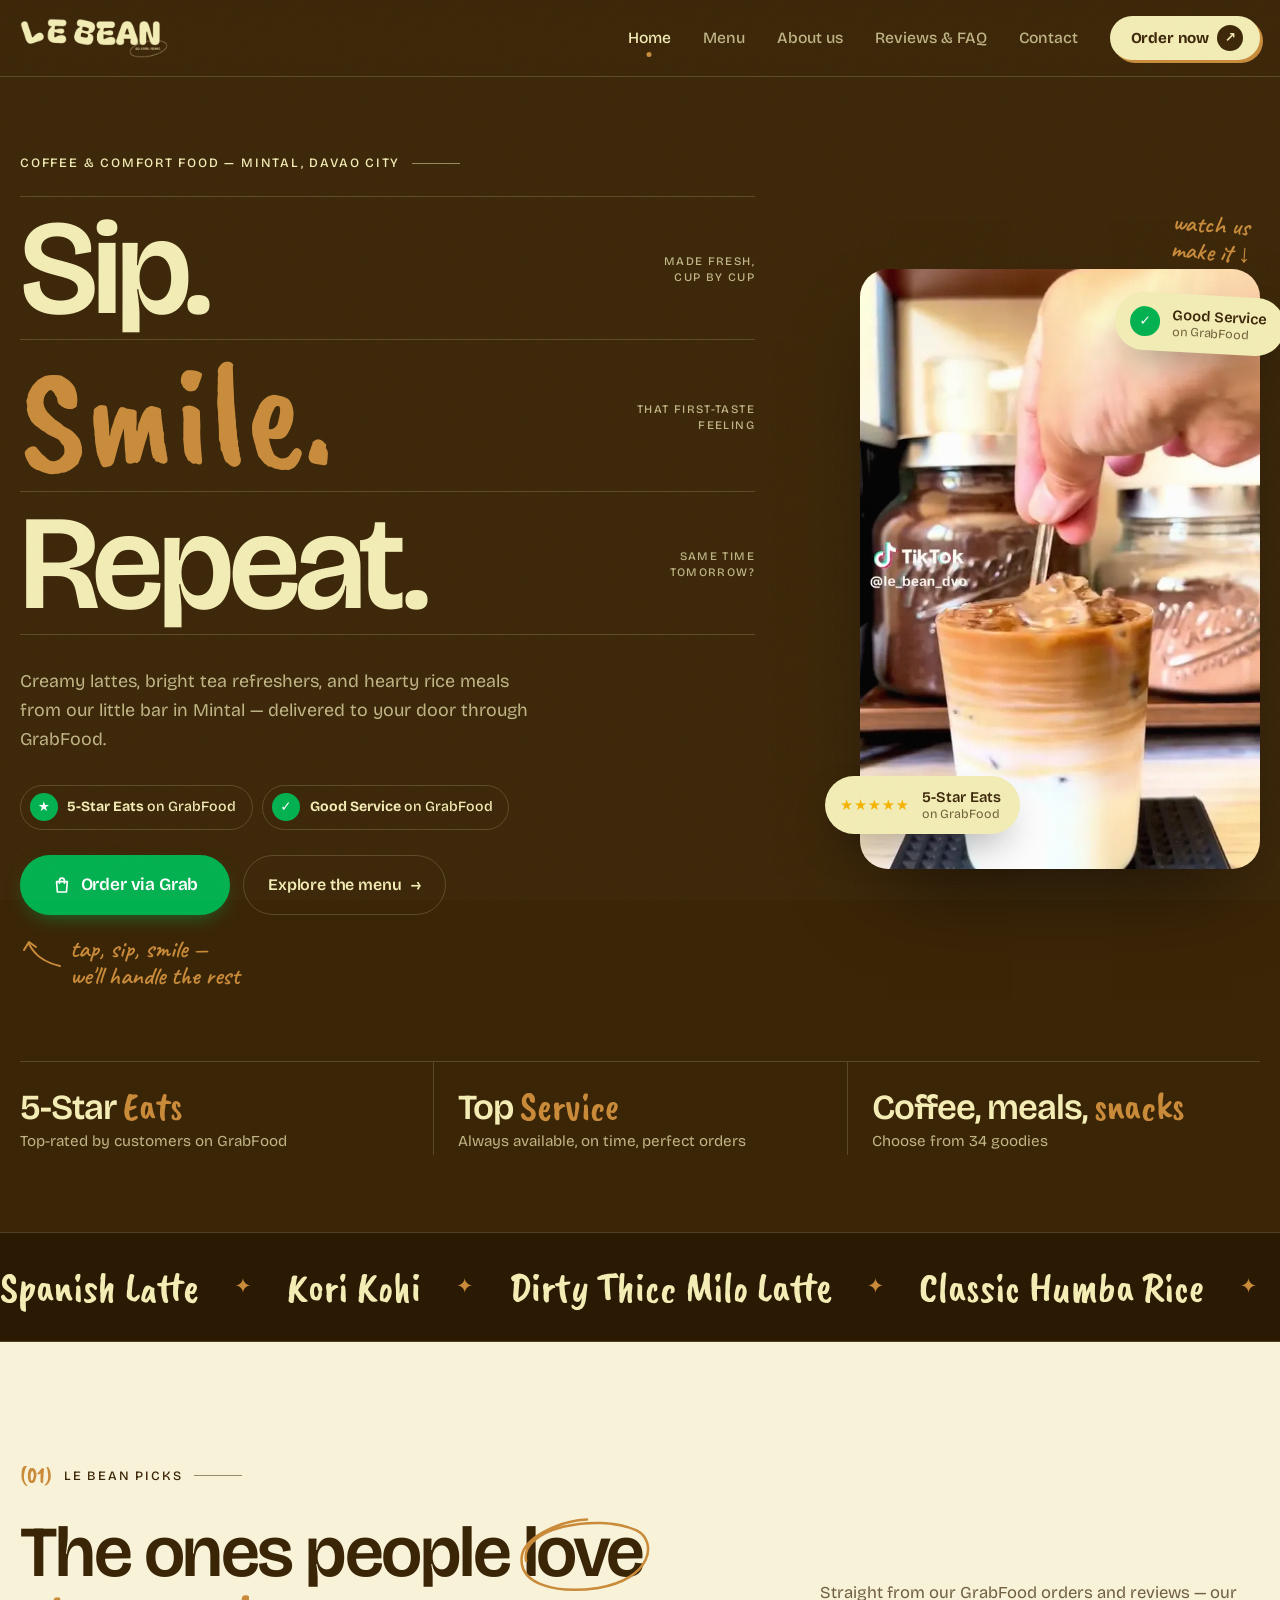
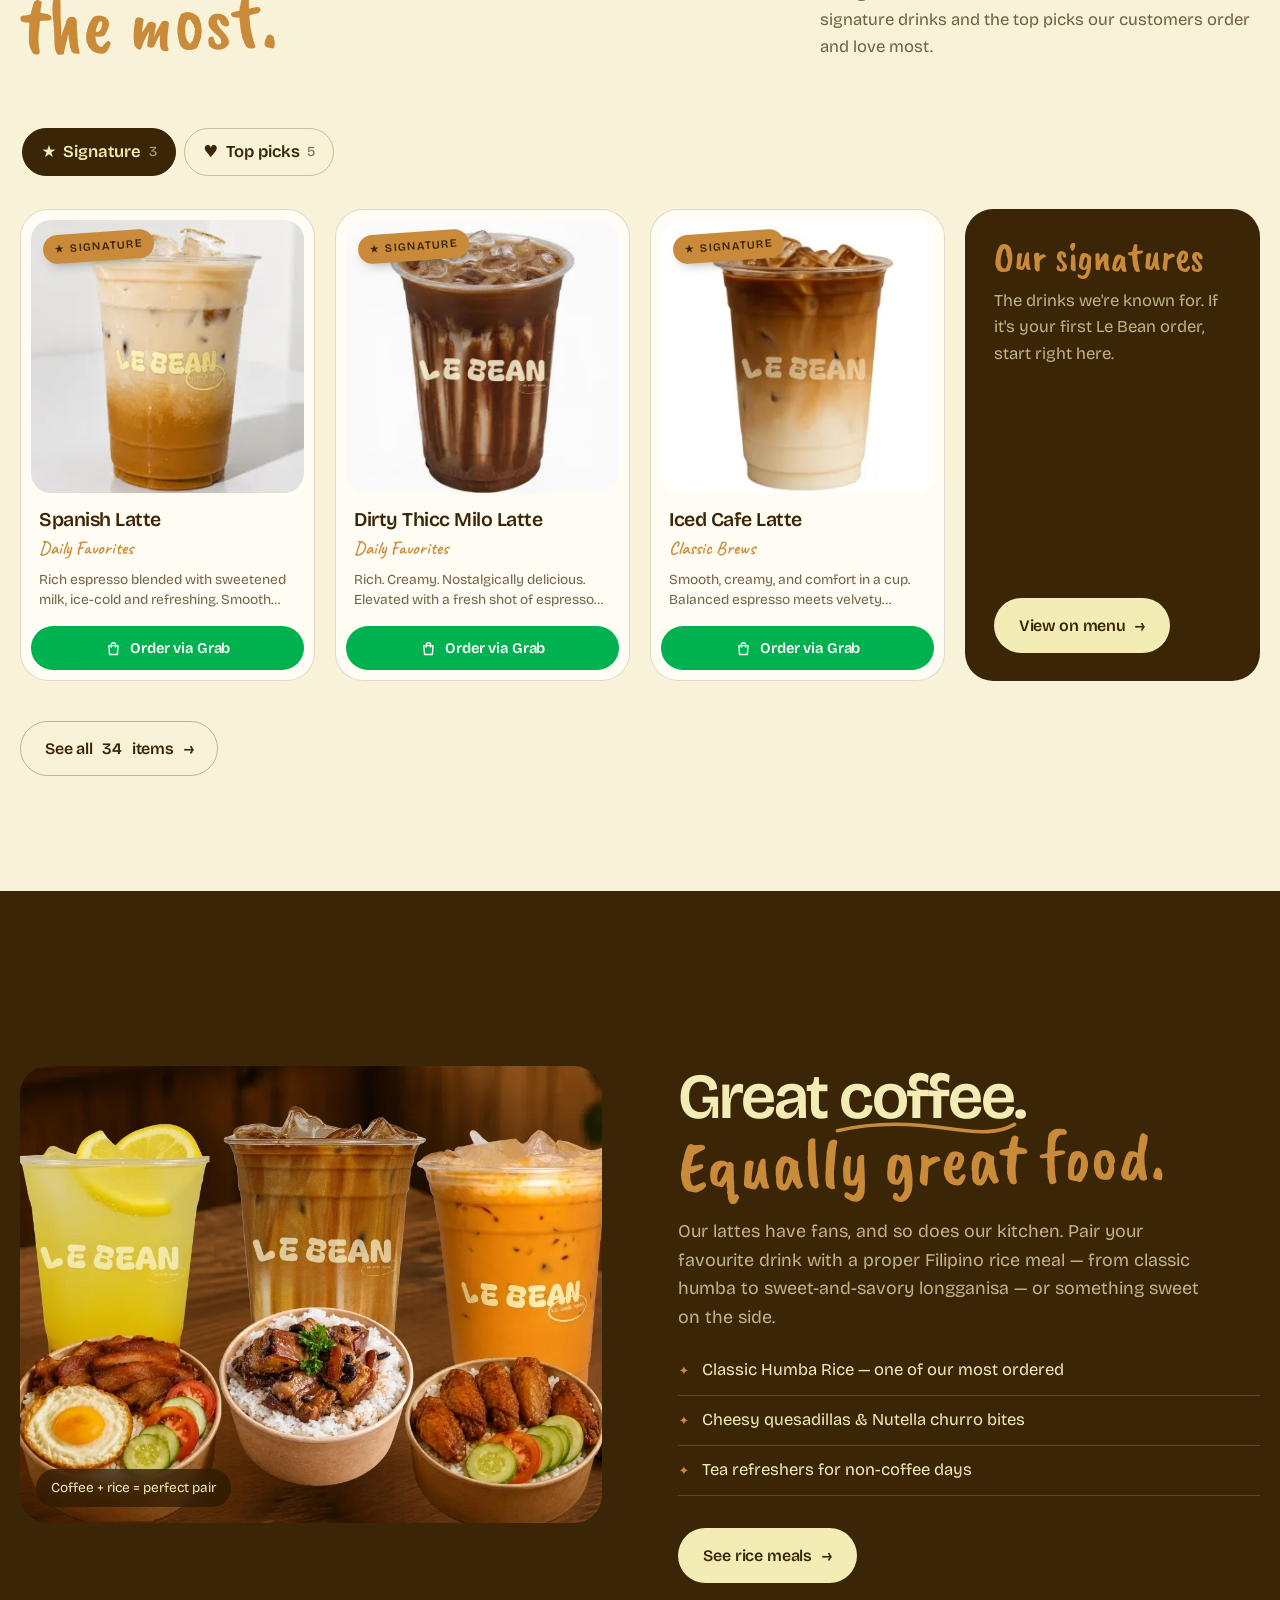
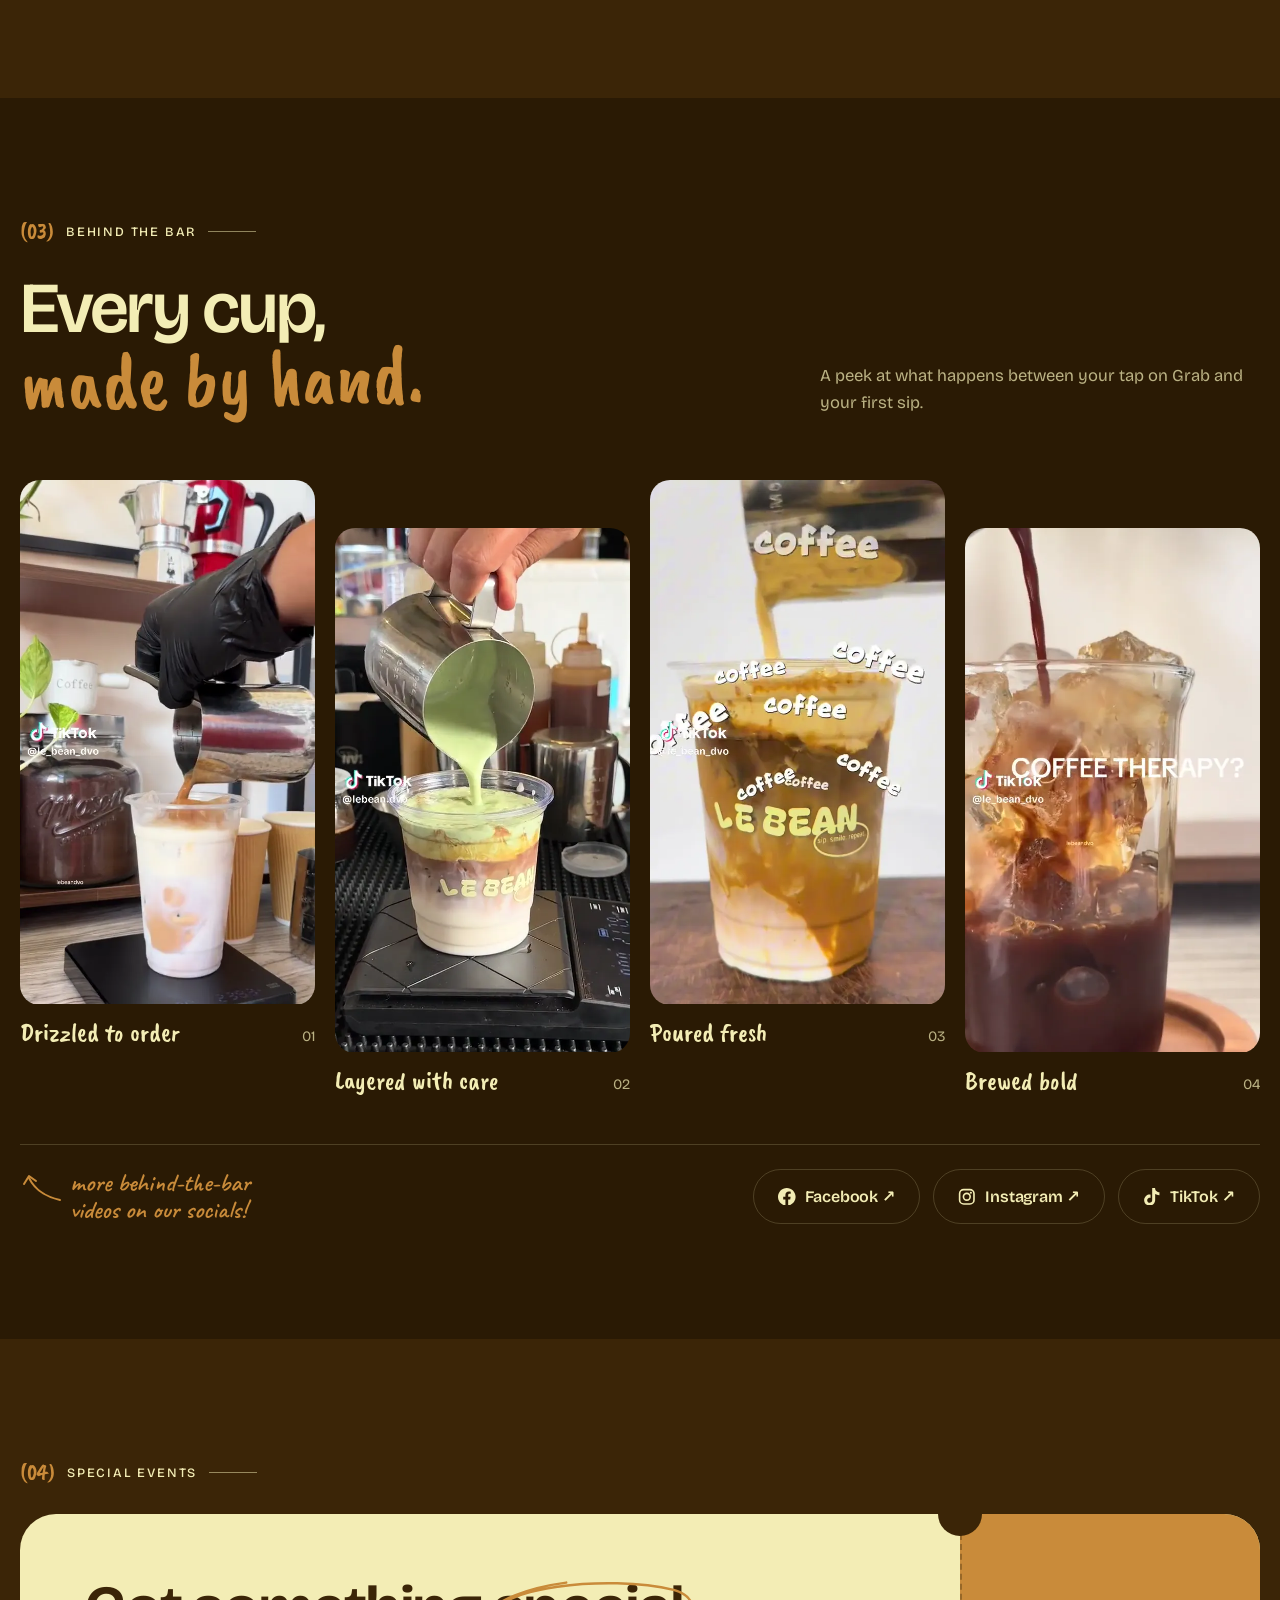
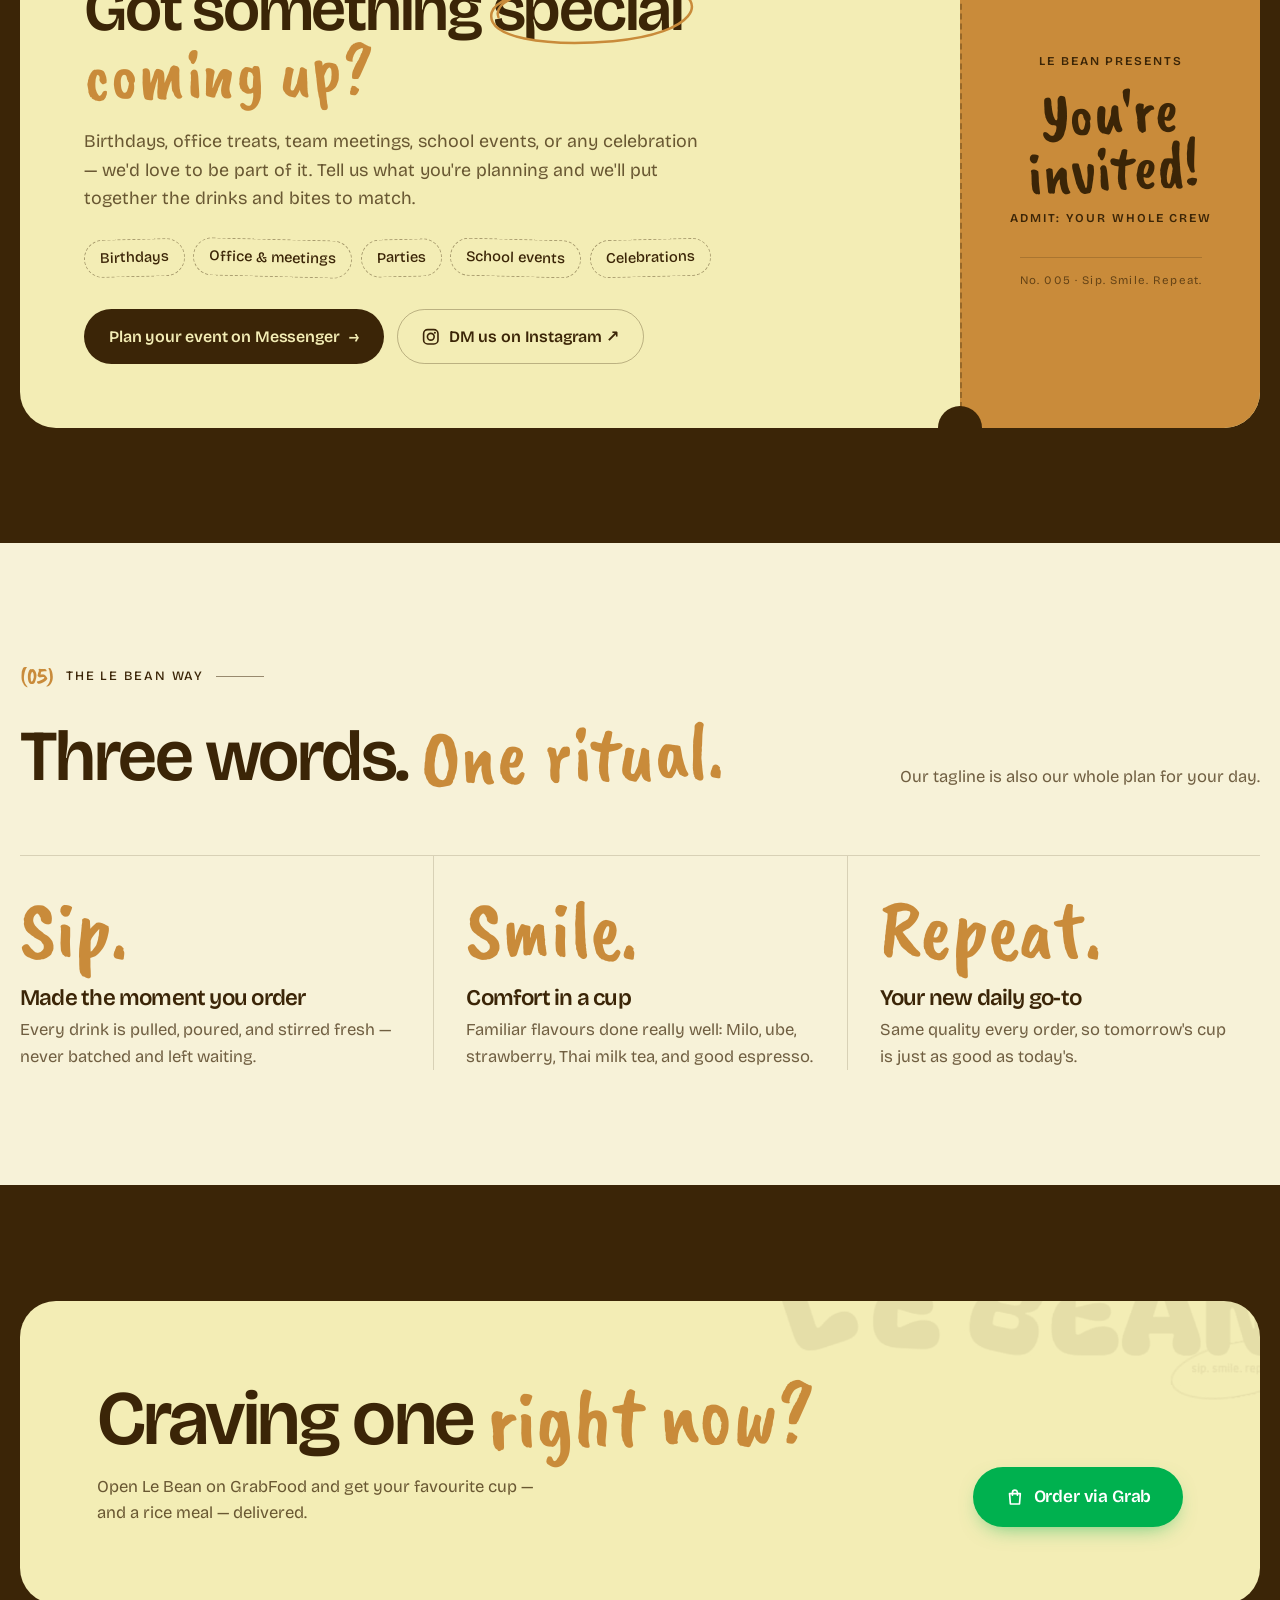
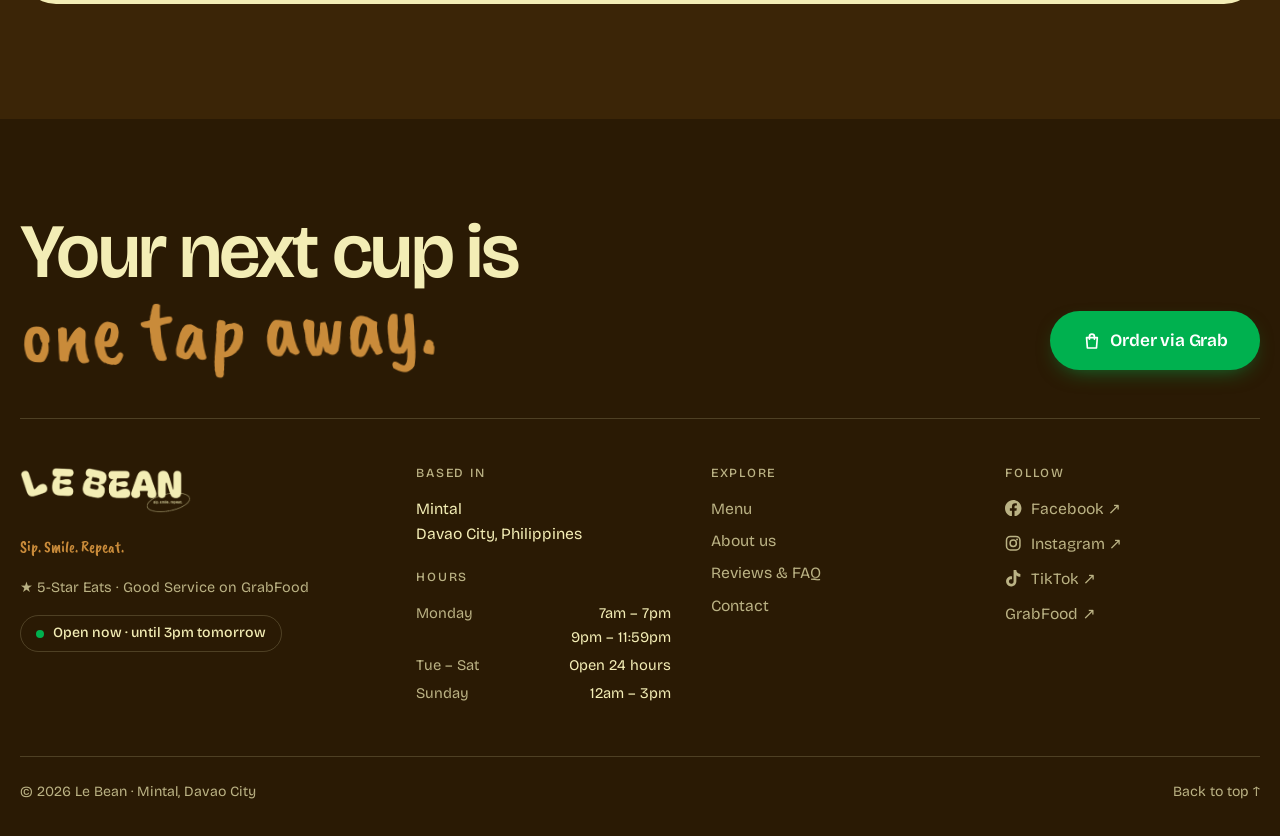
<file: index.html>
<!DOCTYPE html><html lang="en-PH" class="no-js"><head>
  <meta charset="UTF-8">
  <meta name="viewport" content="width=device-width, initial-scale=1">
  <title>Le Bean Coffee, Mintal, Davao City | Sip. Smile. Repeat.</title>
  <meta name="description" content="Coffee and comfort food in Mintal, Davao City. Order lattes, tea refreshers, rice meals, and snacks on GrabFood — rated 5-Star Eats and Good Service.">
  <meta name="robots" content="index, follow, max-image-preview:large">
  <meta name="author" content="Le Bean">
  <meta name="theme-color" content="#3b2507">
  <meta name="format-detection" content="telephone=no">
  <meta name="geo.region" content="PH-DAS">
  <meta name="geo.placename" content="Mintal, Davao City">
  <link rel="canonical" href="https://lebean.coffee/">
  <meta property="og:url" content="https://lebean.coffee/">
  <meta property="og:type" content="website">
  <meta property="og:site_name" content="Le Bean">
  <meta property="og:locale" content="en_PH">
  <meta property="og:title" content="Le Bean Coffee, Mintal, Davao City | Sip. Smile. Repeat.">
  <meta property="og:description" content="Coffee and comfort food in Mintal, Davao City. Order lattes, tea refreshers, rice meals, and snacks on GrabFood — rated 5-Star Eats and Good Service.">
  <meta property="og:image" content="https://lebean.coffee/images/og-banner.jpg">
  <meta property="og:image:width" content="1200">
  <meta property="og:image:height" content="630">
  <meta property="og:image:alt" content="Le Bean humba rice, iced lattes, and Nutella churro bites. Find us on GrabFood as Le Bean Dvo.">
  <meta name="twitter:card" content="summary_large_image">
  <meta name="twitter:title" content="Le Bean Coffee, Mintal, Davao City | Sip. Smile. Repeat.">
  <meta name="twitter:description" content="Coffee and comfort food in Mintal, Davao City. Order lattes, tea refreshers, rice meals, and snacks on GrabFood — rated 5-Star Eats and Good Service.">
  <meta name="twitter:image" content="https://lebean.coffee/images/og-banner.jpg">
  <link rel="icon" href="favicon.svg" type="image/svg+xml">
  <link rel="icon" href="favicon-32.png" sizes="32x32" type="image/png">
  <link rel="apple-touch-icon" href="apple-touch-icon.png">
  <link rel="preconnect" href="https://fonts.googleapis.com">
  <link rel="preconnect" href="https://fonts.gstatic.com" crossorigin="">
  <link href="https://fonts.googleapis.com/css2?family=Bricolage+Grotesque:opsz,wght@12..96,400;12..96,500;12..96,600;12..96,700&amp;family=Caveat+Brush&amp;family=Caveat:wght@500;600;700&amp;display=swap" rel="stylesheet">
  <link rel="stylesheet" href="css/style.css">
  <script type="application/ld+json" id="ld-business">
{
  "@context": "https://schema.org",
  "@type": "CafeOrCoffeeShop",
  "name": "Le Bean",
  "url": "https://lebean.coffee/",
  "slogan": "Sip. Smile. Repeat.",
  "description": "Coffee and comfort food spot in Mintal, Davao City serving lattes, tea refreshers, Filipino rice meals, and snacks. Available on GrabFood.",
  "servesCuisine": [
    "Coffee",
    "Filipino",
    "Snacks"
  ],
  "image": "https://lebean.coffee/images/og-banner.jpg",
  "logo": "https://lebean.coffee/images/brand/logo-bean.png",
  "hasMenu": "https://lebean.coffee/menu.html",
  "acceptsReservations": false,
  "areaServed": "Davao City",
  "potentialAction": {
    "@type": "OrderAction",
    "target": "https://food.grab.com/ph/en/restaurant/le-bean-dvo-mintal-delivery/2-C7MWLJEXV2VTGT"
  },
  "address": {
    "@type": "PostalAddress",
    "streetAddress": "Mintal",
    "addressLocality": "Davao City",
    "addressRegion": "Davao del Sur",
    "addressCountry": "PH"
  },
  "openingHoursSpecification": [
    {
      "@type": "OpeningHoursSpecification",
      "dayOfWeek": "Monday",
      "opens": "07:00",
      "closes": "19:00"
    },
    {
      "@type": "OpeningHoursSpecification",
      "dayOfWeek": "Monday",
      "opens": "21:00",
      "closes": "23:59"
    },
    {
      "@type": "OpeningHoursSpecification",
      "dayOfWeek": [
        "Tuesday",
        "Wednesday",
        "Thursday",
        "Friday",
        "Saturday"
      ],
      "opens": "00:00",
      "closes": "23:59"
    },
    {
      "@type": "OpeningHoursSpecification",
      "dayOfWeek": "Sunday",
      "opens": "00:00",
      "closes": "15:00"
    }
  ],
  "sameAs": [
    "https://www.facebook.com/lebeandvo",
    "https://www.instagram.com/lebean.dvo",
    "https://www.tiktok.com/@lebean.dvo",
    "https://food.grab.com/ph/en/restaurant/le-bean-dvo-mintal-delivery/2-C7MWLJEXV2VTGT"
  ]
}
  </script>
</head>
<body id="top">
  <div class="announce" data-render="announcement" role="region" aria-label="Announcement" hidden=""></div>
  <header class="site-header">
    <nav class="nav container" aria-label="Main">
      <a class="logo" href="index.html"><img src="images/brand/logo-cream.png" alt="Le Bean — Sip. Smile. Repeat." width="775" height="209"></a>
      <button class="nav-toggle" aria-label="Open menu" aria-expanded="false"><span></span><span></span></button>
      <div class="nav-links">
        <a href="index.html" aria-current="page">Home</a>
        <a href="menu.html">Menu</a>
        <a href="about.html">About us</a>
        <a href="reviews.html">Reviews &amp; FAQ</a>
        <a href="contact.html">Contact</a>
        <a class="nav-order" href="https://food.grab.com/ph/en/restaurant/le-bean-dvo-mintal-delivery/2-C7MWLJEXV2VTGT" data-href="grab" target="_blank" rel="noopener"><span>Order now</span><span class="arrow" aria-hidden="true">↗</span></a>
        <div class="nav-social"><a href="https://www.facebook.com/lebeandvo" data-href="facebook" target="_blank" rel="noopener"><svg class="soc-ico" viewBox="0 0 24 24" aria-hidden="true"><path fill="currentColor" d="M24 12.07C24 5.41 18.63 0 12 0S0 5.4 0 12.07C0 18.1 4.39 23.1 10.13 24v-8.44H7.08v-3.49h3.04V9.41c0-3.02 1.8-4.7 4.54-4.7 1.31 0 2.68.24 2.68.24v2.97h-1.5c-1.5 0-1.96.93-1.96 1.89v2.26h3.32l-.53 3.5h-2.8V24C19.62 23.1 24 18.1 24 12.07"></path></svg><span>Facebook</span></a> <a href="https://www.instagram.com/lebean.dvo" data-href="instagram" target="_blank" rel="noopener"><svg class="soc-ico" viewBox="0 0 24 24" aria-hidden="true"><rect x="2.2" y="2.2" width="19.6" height="19.6" rx="5.6" fill="none" stroke="currentColor" stroke-width="2.2"></rect><circle cx="12" cy="12" r="4.6" fill="none" stroke="currentColor" stroke-width="2.2"></circle><circle cx="17.6" cy="6.4" r="1.4" fill="currentColor"></circle></svg><span>Instagram</span></a> <a href="https://www.tiktok.com/@lebean.dvo" data-href="tiktok" target="_blank" rel="noopener"><svg class="soc-ico" viewBox="0 0 24 24" aria-hidden="true"><path fill="currentColor" d="M12.53.02c1.31-.02 2.61-.01 3.91-.02.08 1.53.63 3.09 1.75 4.17 1.12 1.11 2.7 1.62 4.24 1.79v4.03c-1.44-.05-2.89-.35-4.2-.97-.57-.26-1.1-.59-1.62-.93-.01 2.92.01 5.84-.02 8.75-.08 1.4-.54 2.79-1.35 3.94-1.31 1.92-3.58 3.17-5.91 3.21-1.43.08-2.86-.31-4.08-1.03-2.02-1.19-3.44-3.37-3.65-5.71-.02-.5-.03-1-.01-1.49.18-1.9 1.12-3.72 2.58-4.96 1.66-1.44 3.98-2.13 6.15-1.72.02 1.48-.04 2.96-.04 4.44-.99-.32-2.15-.23-3.02.37-.63.41-1.11 1.04-1.36 1.75-.21.51-.15 1.07-.14 1.61.24 1.64 1.82 3.02 3.5 2.87 1.12-.01 2.19-.66 2.77-1.61.19-.33.4-.67.41-1.06.1-1.79.06-3.57.07-5.36.01-4.03-.01-8.05.02-12.07z"></path></svg><span>TikTok</span></a></div>
      </div>
    </nav>
  </header>

  <main>
    <section class="hero">
      <div class="container">
        <div class="hero-grid">
          <div>
            <p class="label reveal" data-copy="home.heroEyebrow">Coffee &amp; comfort food — Mintal, Davao City</p>
            <h1 class="hero-title reveal" data-delay="1">
              <span class="row"><span data-copy="home.heroWord1">Sip.</span><span class="note" data-copy="home.heroNote1">Made fresh, cup by cup</span></span>
              <span class="row"><span data-copy="home.heroWord2"><span class="hand">Smile.</span></span><span class="note" data-copy="home.heroNote2">That first-taste feeling</span></span>
              <span class="row"><span data-copy="home.heroWord3">Repeat.</span><span class="note" data-copy="home.heroNote3">Same time tomorrow?</span></span>
            </h1>
            <p class="lead reveal" data-delay="2" data-copy="home.heroLead">Creamy lattes, bright tea refreshers, and hearty rice meals from our little bar in Mintal — delivered to your door through GrabFood.</p>
            <div class="reveal" data-delay="2"><div class="trust"><span class="trust-badge"><span class="ico" aria-hidden="true">★</span><span data-copy="shared.trustRating"><b>5-Star Eats</b> on GrabFood</span></span><span class="trust-badge"><span class="ico" aria-hidden="true">✓</span><span data-copy="shared.trustService"><b>Good Service</b> on GrabFood</span></span></div></div>
            <div class="btn-row reveal" data-delay="3">
              <a class="btn-grab btn-grab--lg" href="https://food.grab.com/ph/en/restaurant/le-bean-dvo-mintal-delivery/2-C7MWLJEXV2VTGT" data-href="grab" target="_blank" rel="noopener"><svg class="grab-ico" viewBox="0 0 24 24" aria-hidden="true"><path d="M5.5 8h13l-1 12.5h-11L5.5 8Z"></path><path d="M9 10V6.8a3 3 0 0 1 6 0V10"></path></svg><span>Order via Grab</span></a>
              <a class="btn btn--line" href="menu.html">Explore the menu <span class="arrow">→</span></a>
            </div>
            <p class="hand-note hero-cta-note reveal" data-delay="3"><svg viewBox="0 0 44 34" aria-hidden="true"><path d="M40 30 C 30 28, 16 22, 9 8"></path><path d="M4 14 L 9 6 L 16 11"></path></svg><span data-copy="home.heroCtaNote">tap, sip, smile —<br>we'll handle the rest</span></p>
          </div>
          <div class="hero-media reveal" data-delay="2">
            <div class="video-frame"><video data-video="homeHero" data-autoplay="" autoplay="" muted="" loop="" playsinline="" preload="metadata" poster="videos/reel-2.webp" aria-label="Le Bean drink being made"><source src="videos/reel-2.mp4" type="video/mp4"></video></div>
            <p class="hand-note" data-copy="home.videoNote">watch us<br>make it ↓</p>
            <div class="float-tag float-tag--top"><span class="ico">✓</span><span><span data-copy="home.floatService">Good Service</span><small>on GrabFood</small></span></div>
            <div class="float-tag"><span class="stars" aria-hidden="true">★★★★★</span><span><span data-copy="home.floatRating">5-Star Eats</span><small>on GrabFood</small></span></div>
          </div>
        </div>
        <div class="facts">
          <div class="fact reveal"><b data-copy="home.fact1Title">5-Star <span class="hand">Eats</span></b><span data-copy="home.fact1Text">Top-rated by customers on GrabFood</span></div>
          <div class="fact reveal" data-delay="1"><b data-copy="home.fact2Title">Top <span class="hand">Service</span></b><span data-copy="home.fact2Text">Always available, on time, perfect orders</span></div>
          <div class="fact reveal" data-delay="2"><b data-copy="home.fact3Title">Coffee, meals, <span class="hand">snacks</span></b><span data-copy="home.fact3Text">Choose from <span data-bind="count">34</span> goodies</span></div>
        </div>
      </div>
    </section>

    <div class="marquee" aria-hidden="true">
      <div class="marquee-track" data-render="marquee"><span>Spanish Latte</span><span>Kori Kohi</span><span>Dirty Thicc Milo Latte</span><span>Classic Humba Rice</span><span>Nutella Churro Bites</span><span>Iced Cafe Latte</span><span>Three Cheese Garlic Quesadilla</span></div>
    </div>

    <section class="section section--tight spotlight-section" data-spotlight="" hidden="">
      <div class="container">
        <div class="spotlight reveal">
          <div class="spotlight-img dish-img" data-spot-img=""></div>
          <div class="spotlight-body">
            <p class="spotlight-meta"><span class="spotlight-badge" data-spot-badge="">New</span><span class="spotlight-cat" data-spot-cat=""></span></p>
            <h2 data-spot-title=""></h2>
            <p class="spotlight-text" data-spot-text=""></p>
            <a class="btn btn--bean" href="https://food.grab.com/ph/en/restaurant/le-bean-dvo-mintal-delivery/2-C7MWLJEXV2VTGT" data-href="grab" target="_blank" rel="noopener"><span data-spot-button="">Order on Grab</span> <span class="arrow">↗</span></a>
          </div>
        </div>
      </div>
    </section>

    <section class="section section--paper">
      <div class="container">
        <p class="label reveal"><span class="num">(01)</span><span data-copy="home.picksLabel">Le Bean picks</span></p>
        <div class="section-head">
          <h2 class="reveal" data-copy="home.picksTitle">The ones people <span class="oval">love</span> <span class="hand">the most.</span></h2>
          <p class="reveal" data-delay="1" data-copy="home.picksText">Straight from our GrabFood orders and reviews — our signature drinks and the top picks our customers order and love most.</p>
        </div>
        <div class="pick-tabs reveal" role="tablist" aria-label="Le Bean picks" data-render="pick-tabs"><button class="pick-tab" role="tab" id="tab-signature" aria-controls="panel-signature" aria-selected="true" tabindex="0"><span aria-hidden="true">★</span>Signature <small>3</small></button><button class="pick-tab" role="tab" id="tab-top" aria-controls="panel-top" aria-selected="false" tabindex="-1"><span aria-hidden="true">♥</span>Top picks <small>5</small></button></div>
        <div class="pick-panels" data-render="pick-panels"><div class="pick-panel cards" role="tabpanel" id="panel-signature" aria-labelledby="tab-signature"><article class="card reveal" data-delay="0"><div class="dish-img"><span class="tag tag--signature">Signature</span><img src="images/menu/daily_favorites/spanish_latte.webp" alt="Spanish Latte" loading="lazy" width="300" height="300"></div><div class="card-body"><h3>Spanish Latte</h3><span class="cat">Daily Favorites</span><p class="card-desc">Rich espresso blended with sweetened milk, ice-cold and refreshing. Smooth and seriously addictive.</p></div><a class="btn-grab btn-grab--block" href="https://food.grab.com/ph/en/restaurant/le-bean-dvo-mintal-delivery/2-C7MWLJEXV2VTGT" target="_blank" rel="noopener" data-href="grab"><svg class="grab-ico" viewBox="0 0 24 24" aria-hidden="true"><path d="M5.5 8h13l-1 12.5h-11L5.5 8Z"></path><path d="M9 10V6.8a3 3 0 0 1 6 0V10"></path></svg><span>Order via Grab</span></a></article><article class="card reveal" data-delay="1"><div class="dish-img"><span class="tag tag--signature">Signature</span><img src="images/menu/daily_favorites/dirty_thick_milo_latte.webp" alt="Dirty Thicc Milo Latte" loading="lazy" width="300" height="300"></div><div class="card-body"><h3>Dirty Thicc Milo Latte</h3><span class="cat">Daily Favorites</span><p class="card-desc">Rich. Creamy. Nostalgically delicious. Elevated with a fresh shot of espresso for the perfect balance of chocolatey comfort and bold coffee.</p></div><a class="btn-grab btn-grab--block" href="https://food.grab.com/ph/en/restaurant/le-bean-dvo-mintal-delivery/2-C7MWLJEXV2VTGT" target="_blank" rel="noopener" data-href="grab"><svg class="grab-ico" viewBox="0 0 24 24" aria-hidden="true"><path d="M5.5 8h13l-1 12.5h-11L5.5 8Z"></path><path d="M9 10V6.8a3 3 0 0 1 6 0V10"></path></svg><span>Order via Grab</span></a></article><article class="card reveal" data-delay="2"><div class="dish-img"><span class="tag tag--signature">Signature</span><img src="images/menu/classic_brews/iced_cafe_latte.webp" alt="Iced Cafe Latte" loading="lazy" width="300" height="300"></div><div class="card-body"><h3>Iced Cafe Latte</h3><span class="cat">Classic Brews</span><p class="card-desc">Smooth, creamy, and comfort in a cup. Balanced espresso meets velvety steamed milk—your everyday go-to.</p></div><a class="btn-grab btn-grab--block" href="https://food.grab.com/ph/en/restaurant/le-bean-dvo-mintal-delivery/2-C7MWLJEXV2VTGT" target="_blank" rel="noopener" data-href="grab"><svg class="grab-ico" viewBox="0 0 24 24" aria-hidden="true"><path d="M5.5 8h13l-1 12.5h-11L5.5 8Z"></path><path d="M9 10V6.8a3 3 0 0 1 6 0V10"></path></svg><span>Order via Grab</span></a></article><div class="pick-note reveal"><div><span class="hand">Our signatures</span><p>The drinks we're known for. If it's your first Le Bean order, start right here.</p></div><a class="btn btn--cream" href="menu.html?pick=signature">View on menu <span class="arrow">→</span></a></div></div><div class="pick-panel cards" role="tabpanel" id="panel-top" aria-labelledby="tab-top" hidden=""><article class="card reveal" data-delay="0"><div class="dish-img"><span class="tag tag--top">Top pick</span><img src="images/menu/daily_favorites/kori_kohi.webp" alt="Kori Kohi" loading="lazy" width="300" height="300"></div><div class="card-body"><h3>Kori Kohi</h3><span class="cat">Daily Favorites</span><p class="card-desc">Our take on the beloved Japanese-style Kori Kohi. Espresso frozen into coffee cubes, served with sweet creamy milk for a smooth and evolving coffee experience from first sip to last. 🤎</p></div><a class="btn-grab btn-grab--block" href="https://food.grab.com/ph/en/restaurant/le-bean-dvo-mintal-delivery/2-C7MWLJEXV2VTGT" target="_blank" rel="noopener" data-href="grab"><svg class="grab-ico" viewBox="0 0 24 24" aria-hidden="true"><path d="M5.5 8h13l-1 12.5h-11L5.5 8Z"></path><path d="M9 10V6.8a3 3 0 0 1 6 0V10"></path></svg><span>Order via Grab</span></a></article><article class="card reveal" data-delay="1"><div class="dish-img"><span class="tag tag--top">Top pick</span><img src="images/menu/rice_meal_selections/classic_humba_rice.webp" alt="Classic Humba Rice" loading="lazy" width="300" height="300"></div><div class="card-body"><h3>Classic Humba Rice</h3><span class="cat">Rice Meal Selections</span><p class="card-desc">Tender, slow-braised pork humba served over fluffy rice—a rich, savory Filipino comfort meal that's hearty and deeply satisfying.</p></div><a class="btn-grab btn-grab--block" href="https://food.grab.com/ph/en/restaurant/le-bean-dvo-mintal-delivery/2-C7MWLJEXV2VTGT" target="_blank" rel="noopener" data-href="grab"><svg class="grab-ico" viewBox="0 0 24 24" aria-hidden="true"><path d="M5.5 8h13l-1 12.5h-11L5.5 8Z"></path><path d="M9 10V6.8a3 3 0 0 1 6 0V10"></path></svg><span>Order via Grab</span></a></article><article class="card reveal" data-delay="2"><div class="dish-img"><span class="tag tag--top">Top pick</span><img src="images/menu/snacks_and_treats/beef_and_cheese_quesedilla.webp" alt="Beef &amp; Cheese Quesadilla" loading="lazy" width="300" height="300"></div><div class="card-body"><h3>Beef &amp; Cheese Quesadilla</h3><span class="cat">Snacks &amp; Treats</span><p class="card-desc">Seasoned ground beef and melted cheese folded into a golden grilled tortilla. Crispy, cheesy, and irresistibly good.</p></div><a class="btn-grab btn-grab--block" href="https://food.grab.com/ph/en/restaurant/le-bean-dvo-mintal-delivery/2-C7MWLJEXV2VTGT" target="_blank" rel="noopener" data-href="grab"><svg class="grab-ico" viewBox="0 0 24 24" aria-hidden="true"><path d="M5.5 8h13l-1 12.5h-11L5.5 8Z"></path><path d="M9 10V6.8a3 3 0 0 1 6 0V10"></path></svg><span>Order via Grab</span></a></article><article class="card reveal" data-delay="3"><div class="dish-img"><span class="tag tag--top">Top pick</span><img src="images/menu/snacks_and_treats/three_cheese_garlic_quesedilla.webp" alt="Three Cheese Garlic Quesadilla" loading="lazy" width="300" height="300"></div><div class="card-body"><h3>Three Cheese Garlic Quesadilla</h3><span class="cat">Snacks &amp; Treats</span><p class="card-desc">Cheesy, crispy, and oh-so-satisfying! Quesadilla love in every bite.</p></div><a class="btn-grab btn-grab--block" href="https://food.grab.com/ph/en/restaurant/le-bean-dvo-mintal-delivery/2-C7MWLJEXV2VTGT" target="_blank" rel="noopener" data-href="grab"><svg class="grab-ico" viewBox="0 0 24 24" aria-hidden="true"><path d="M5.5 8h13l-1 12.5h-11L5.5 8Z"></path><path d="M9 10V6.8a3 3 0 0 1 6 0V10"></path></svg><span>Order via Grab</span></a></article><article class="card reveal" data-delay="4"><div class="dish-img"><span class="tag tag--top">Top pick</span><img src="images/menu/snacks_and_treats/nutella_churro_bites.webp" alt="Nutella Churro Bites" loading="lazy" width="300" height="300"></div><div class="card-body"><h3>Nutella Churro Bites</h3><span class="cat">Snacks &amp; Treats</span><p class="card-desc">Golden churro bites served with a rich, creamy Nutella dip for the perfect sweet indulgence.</p></div><a class="btn-grab btn-grab--block" href="https://food.grab.com/ph/en/restaurant/le-bean-dvo-mintal-delivery/2-C7MWLJEXV2VTGT" target="_blank" rel="noopener" data-href="grab"><svg class="grab-ico" viewBox="0 0 24 24" aria-hidden="true"><path d="M5.5 8h13l-1 12.5h-11L5.5 8Z"></path><path d="M9 10V6.8a3 3 0 0 1 6 0V10"></path></svg><span>Order via Grab</span></a></article><div class="pick-note span-3 pick-note--wide reveal"><div><span class="hand">Crowd favourites</span><p>Our most ordered and most loved on GrabFood — from Kori Kohi to cheesy quesadillas and Nutella churro bites.</p></div><a class="btn btn--cream" href="menu.html?pick=top">View on menu <span class="arrow">→</span></a></div></div></div>
        <div class="btn-row" style="margin-top:2.5rem">
          <a class="btn btn--line-bean" href="menu.html">See all <span data-bind="count">34</span> items <span class="arrow">→</span></a>
        </div>
      </div>
    </section>

    <section class="section">
      <div class="container split">
        <div class="photo reveal">
          <img src="images/photos/coffee-and-rice.webp" alt="Le Bean drinks with bacon, humba, and chicken rice bowls" width="940" height="738" loading="lazy">
          <span class="photo-caption" data-copy="home.foodCaption">Coffee + rice = perfect pair</span>
        </div>
        <div class="reveal" data-delay="1">
          <p class="label reveal"><span class="num">(02)</span><span data-copy="home.foodLabel">More than coffee</span></p>
          <h2 data-copy="home.foodTitle">Great <span class="scribble-u">coffee</span>. <span class="hand">Equally great food.</span></h2>
          <p class="lead" data-copy="home.foodText">Our lattes have fans, and so does our kitchen. Pair your favourite drink with a proper Filipino rice meal — from classic humba to sweet-and-savory longganisa — or something sweet on the side.</p>
          <ul class="checklist" data-copy-list="home.foodList"><li>Classic Humba Rice — one of our most ordered</li><li>Cheesy quesadillas &amp; Nutella churro bites</li><li>Tea refreshers for non-coffee days</li></ul>
          <div class="btn-row">
            <a class="btn btn--cream" href="menu.html#rice_meal_selections">See rice meals <span class="arrow">→</span></a>
          </div>
        </div>
      </div>
    </section>

    <section class="section section--deep">
      <div class="container">
        <p class="label reveal"><span class="num">(03)</span><span data-copy="home.reelsLabel">Behind the bar</span></p>
        <div class="section-head">
          <h2 class="reveal" data-copy="home.reelsTitle">Every cup, <span class="hand">made by hand.</span></h2>
          <p class="reveal" data-delay="1" data-copy="home.reelsText">A peek at what happens between your tap on Grab and your first sip.</p>
        </div>
        <div class="reels">
          <figure class="reel reveal"><div class="video-frame"><video data-video="homeReel1" data-autoplay="" muted="" loop="" playsinline="" preload="metadata" poster="videos/reel-1.webp" aria-label="Le Bean drink being made"><source src="videos/reel-1.mp4" type="video/mp4"></video></div><figcaption><span class="hand" data-copy="home.reel1">Drizzled to order</span><span>01</span></figcaption></figure>
          <figure class="reel reveal" data-delay="1"><div class="video-frame"><video data-video="homeReel2" data-autoplay="" muted="" loop="" playsinline="" preload="metadata" poster="videos/reel-3.webp" aria-label="Le Bean drink being made"><source src="videos/reel-3.mp4" type="video/mp4"></video></div><figcaption><span class="hand" data-copy="home.reel2">Layered with care</span><span>02</span></figcaption></figure>
          <figure class="reel reveal" data-delay="2"><div class="video-frame"><video data-video="homeReel3" data-autoplay="" muted="" loop="" playsinline="" preload="metadata" poster="videos/reel-4.webp" aria-label="Le Bean drink being made"><source src="videos/reel-4.mp4" type="video/mp4"></video></div><figcaption><span class="hand" data-copy="home.reel3">Poured fresh</span><span>03</span></figcaption></figure>
          <figure class="reel reveal" data-delay="3"><div class="video-frame"><video data-video="homeReel4" data-autoplay="" muted="" loop="" playsinline="" preload="metadata" poster="videos/reel-5.webp" aria-label="Le Bean drink being made"><source src="videos/reel-5.mp4" type="video/mp4"></video></div><figcaption><span class="hand" data-copy="home.reel4">Brewed bold</span><span>04</span></figcaption></figure>
        </div>
        <div class="reels-foot">
          <p class="hand-note"><svg viewBox="0 0 44 34" aria-hidden="true"><path d="M40 30 C 30 28, 16 22, 9 8"></path><path d="M4 14 L 9 6 L 16 11"></path></svg><span data-copy="home.reelsNote">more behind-the-bar<br>videos on our socials!</span></p>
          <div class="btn-row"><a class="btn btn--line" href="https://www.facebook.com/lebeandvo" data-href="facebook" target="_blank" rel="noopener"><svg class="soc-ico" viewBox="0 0 24 24" aria-hidden="true"><path fill="currentColor" d="M24 12.07C24 5.41 18.63 0 12 0S0 5.4 0 12.07C0 18.1 4.39 23.1 10.13 24v-8.44H7.08v-3.49h3.04V9.41c0-3.02 1.8-4.7 4.54-4.7 1.31 0 2.68.24 2.68.24v2.97h-1.5c-1.5 0-1.96.93-1.96 1.89v2.26h3.32l-.53 3.5h-2.8V24C19.62 23.1 24 18.1 24 12.07"></path></svg>Facebook ↗</a><a class="btn btn--line" href="https://www.instagram.com/lebean.dvo" data-href="instagram" target="_blank" rel="noopener"><svg class="soc-ico" viewBox="0 0 24 24" aria-hidden="true"><rect x="2.2" y="2.2" width="19.6" height="19.6" rx="5.6" fill="none" stroke="currentColor" stroke-width="2.2"></rect><circle cx="12" cy="12" r="4.6" fill="none" stroke="currentColor" stroke-width="2.2"></circle><circle cx="17.6" cy="6.4" r="1.4" fill="currentColor"></circle></svg>Instagram ↗</a><a class="btn btn--line" href="https://www.tiktok.com/@lebean.dvo" data-href="tiktok" target="_blank" rel="noopener"><svg class="soc-ico" viewBox="0 0 24 24" aria-hidden="true"><path fill="currentColor" d="M12.53.02c1.31-.02 2.61-.01 3.91-.02.08 1.53.63 3.09 1.75 4.17 1.12 1.11 2.7 1.62 4.24 1.79v4.03c-1.44-.05-2.89-.35-4.2-.97-.57-.26-1.1-.59-1.62-.93-.01 2.92.01 5.84-.02 8.75-.08 1.4-.54 2.79-1.35 3.94-1.31 1.92-3.58 3.17-5.91 3.21-1.43.08-2.86-.31-4.08-1.03-2.02-1.19-3.44-3.37-3.65-5.71-.02-.5-.03-1-.01-1.49.18-1.9 1.12-3.72 2.58-4.96 1.66-1.44 3.98-2.13 6.15-1.72.02 1.48-.04 2.96-.04 4.44-.99-.32-2.15-.23-3.02.37-.63.41-1.11 1.04-1.36 1.75-.21.51-.15 1.07-.14 1.61.24 1.64 1.82 3.02 3.5 2.87 1.12-.01 2.19-.66 2.77-1.61.19-.33.4-.67.41-1.06.1-1.79.06-3.57.07-5.36.01-4.03-.01-8.05.02-12.07z"></path></svg>TikTok ↗</a></div>
        </div>
      </div>
    </section>

    <section class="section" id="events">
      <div class="container">
        <p class="label reveal"><span class="num">(04)</span><span data-copy="home.eventsLabel">Special events</span></p>
        <div class="ticket reveal">
          <div class="ticket-main">
            <h2 data-copy="home.eventsTitle">Got something <span class="oval">special</span> <span class="hand">coming up?</span></h2>
            <p class="lead" data-copy="home.eventsText">Birthdays, office treats, team meetings, school events, or any celebration — we'd love to be part of it. Tell us what you're planning and we'll put together the drinks and bites to match.</p>
            <ul class="event-tags" data-copy-list="home.eventTags"><li>Birthdays</li><li>Office &amp; meetings</li><li>Parties</li><li>School events</li><li>Celebrations</li></ul>
            <div class="btn-row">
              <a class="btn btn--bean" href="https://m.me/lebeandvo" data-href="messenger" target="_blank" rel="noopener">Plan your event on Messenger <span class="arrow">→</span></a>
              <a class="btn btn--line-bean" href="https://www.instagram.com/lebean.dvo" data-href="instagram" target="_blank" rel="noopener"><svg class="soc-ico" viewBox="0 0 24 24" aria-hidden="true"><rect x="2.2" y="2.2" width="19.6" height="19.6" rx="5.6" fill="none" stroke="currentColor" stroke-width="2.2"></rect><circle cx="12" cy="12" r="4.6" fill="none" stroke="currentColor" stroke-width="2.2"></circle><circle cx="17.6" cy="6.4" r="1.4" fill="currentColor"></circle></svg>DM us on Instagram ↗</a>
            </div>
          </div>
          <div class="ticket-stub" aria-hidden="true">
            <span class="stub-small" data-copy="home.stub1">Le Bean presents</span>
            <span class="hand stub-big" data-copy="home.stub2">You're<br>invited!</span>
            <span class="stub-small" data-copy="home.stub3">Admit: your whole crew</span>
            <span class="stub-code" data-copy="home.stub4">No. 005 · Sip. Smile. Repeat.</span>
          </div>
        </div>
      </div>
    </section>

    <section class="section section--paper">
      <div class="container">
        <p class="label reveal"><span class="num">(05)</span><span data-copy="home.wayLabel">The Le Bean way</span></p>
        <div class="section-head">
          <h2 class="reveal" data-copy="home.wayTitle">Three words. <span class="hand">One ritual.</span></h2>
          <p class="reveal" data-delay="1" data-copy="home.wayText">Our tagline is also our whole plan for your day.</p>
        </div>
        <div class="ritual">
          <div class="reveal"><span class="big" data-copy="home.way1Word">Sip.</span><h3 data-copy="home.way1Title">Made the moment you order</h3><p data-copy="home.way1Text">Every drink is pulled, poured, and stirred fresh — never batched and left waiting.</p></div>
          <div class="reveal" data-delay="1"><span class="big" data-copy="home.way2Word">Smile.</span><h3 data-copy="home.way2Title">Comfort in a cup</h3><p data-copy="home.way2Text">Familiar flavours done really well: Milo, ube, strawberry, Thai milk tea, and good espresso.</p></div>
          <div class="reveal" data-delay="2"><span class="big" data-copy="home.way3Word">Repeat.</span><h3 data-copy="home.way3Title">Your new daily go-to</h3><p data-copy="home.way3Text">Same quality every order, so tomorrow's cup is just as good as today's.</p></div>
        </div>
      </div>
    </section>

    <section class="section">
      <div class="container">
        <div class="cta reveal">
          <img class="cta-mark" src="images/brand/logo-bean.png" alt="" aria-hidden="true">
          <div>
            <h2 data-copy="home.ctaTitle">Craving one <span class="hand">right now?</span></h2>
            <p data-copy="home.ctaText">Open Le Bean on GrabFood and get your favourite cup — and a rice meal — delivered.</p>
          </div>
          <div class="btn-row">
            <a class="btn-grab btn-grab--lg" href="https://food.grab.com/ph/en/restaurant/le-bean-dvo-mintal-delivery/2-C7MWLJEXV2VTGT" data-href="grab" target="_blank" rel="noopener"><svg class="grab-ico" viewBox="0 0 24 24" aria-hidden="true"><path d="M5.5 8h13l-1 12.5h-11L5.5 8Z"></path><path d="M9 10V6.8a3 3 0 0 1 6 0V10"></path></svg><span>Order via Grab</span></a>
          </div>
        </div>
      </div>
    </section>
  </main>

  <footer class="site-footer">
    <div class="container">
      <div class="footer-top">
        <h2 data-copy="footer.title">Your next cup is<br><span class="hand">one tap away.</span></h2>
        <div class="btn-row">
          <a class="btn-grab btn-grab--lg" href="https://food.grab.com/ph/en/restaurant/le-bean-dvo-mintal-delivery/2-C7MWLJEXV2VTGT" data-href="grab" target="_blank" rel="noopener"><svg class="grab-ico" viewBox="0 0 24 24" aria-hidden="true"><path d="M5.5 8h13l-1 12.5h-11L5.5 8Z"></path><path d="M9 10V6.8a3 3 0 0 1 6 0V10"></path></svg><span>Order via Grab</span></a>
        </div>
      </div>
      <div class="footer-grid">
        <div>
          <a class="logo" href="index.html"><img src="images/brand/logo-cream.png" alt="Le Bean" width="775" height="209" loading="lazy"></a>
          <p class="footer-tag" data-copy="footer.tagline">Sip. Smile. Repeat.</p>
          <p class="muted" style="font-size:.9rem;margin-bottom:1rem" data-copy="footer.recognition">★ 5-Star Eats · Good Service on GrabFood</p>
          <span class="open-status"></span>
        </div>
        <div>
          <h4>Based in</h4>
          <p><span data-render="address">Mintal<br>Davao City, Philippines</span></p>
          <h4 style="margin-top:1.6rem">Hours</h4>
          <table class="hours" data-render="hours"><tbody><tr><td>Monday</td><td>7am – 7pm<br>9pm – 11:59pm</td></tr><tr><td>Tue – Sat</td><td>Open 24 hours</td></tr><tr><td>Sunday</td><td>12am – 3pm</td></tr></tbody></table>
        </div>
        <div>
          <h4>Explore</h4>
          <ul class="footer-links">
            <li><a href="menu.html">Menu</a></li>
            <li><a href="about.html">About us</a></li>
            <li><a href="reviews.html">Reviews &amp; FAQ</a></li>
            <li><a href="contact.html">Contact</a></li>
          </ul>
        </div>
        <div>
          <h4>Follow</h4>
          <ul class="footer-links">
            <li><a class="soc-link" href="https://www.facebook.com/lebeandvo" data-href="facebook" target="_blank" rel="noopener"><svg class="soc-ico" viewBox="0 0 24 24" aria-hidden="true"><path fill="currentColor" d="M24 12.07C24 5.41 18.63 0 12 0S0 5.4 0 12.07C0 18.1 4.39 23.1 10.13 24v-8.44H7.08v-3.49h3.04V9.41c0-3.02 1.8-4.7 4.54-4.7 1.31 0 2.68.24 2.68.24v2.97h-1.5c-1.5 0-1.96.93-1.96 1.89v2.26h3.32l-.53 3.5h-2.8V24C19.62 23.1 24 18.1 24 12.07"></path></svg><span>Facebook ↗</span></a></li>
            <li><a class="soc-link" href="https://www.instagram.com/lebean.dvo" data-href="instagram" target="_blank" rel="noopener"><svg class="soc-ico" viewBox="0 0 24 24" aria-hidden="true"><rect x="2.2" y="2.2" width="19.6" height="19.6" rx="5.6" fill="none" stroke="currentColor" stroke-width="2.2"></rect><circle cx="12" cy="12" r="4.6" fill="none" stroke="currentColor" stroke-width="2.2"></circle><circle cx="17.6" cy="6.4" r="1.4" fill="currentColor"></circle></svg><span>Instagram ↗</span></a></li>
            <li><a class="soc-link" href="https://www.tiktok.com/@lebean.dvo" data-href="tiktok" target="_blank" rel="noopener"><svg class="soc-ico" viewBox="0 0 24 24" aria-hidden="true"><path fill="currentColor" d="M12.53.02c1.31-.02 2.61-.01 3.91-.02.08 1.53.63 3.09 1.75 4.17 1.12 1.11 2.7 1.62 4.24 1.79v4.03c-1.44-.05-2.89-.35-4.2-.97-.57-.26-1.1-.59-1.62-.93-.01 2.92.01 5.84-.02 8.75-.08 1.4-.54 2.79-1.35 3.94-1.31 1.92-3.58 3.17-5.91 3.21-1.43.08-2.86-.31-4.08-1.03-2.02-1.19-3.44-3.37-3.65-5.71-.02-.5-.03-1-.01-1.49.18-1.9 1.12-3.72 2.58-4.96 1.66-1.44 3.98-2.13 6.15-1.72.02 1.48-.04 2.96-.04 4.44-.99-.32-2.15-.23-3.02.37-.63.41-1.11 1.04-1.36 1.75-.21.51-.15 1.07-.14 1.61.24 1.64 1.82 3.02 3.5 2.87 1.12-.01 2.19-.66 2.77-1.61.19-.33.4-.67.41-1.06.1-1.79.06-3.57.07-5.36.01-4.03-.01-8.05.02-12.07z"></path></svg><span>TikTok ↗</span></a></li>
            <li><a href="https://food.grab.com/ph/en/restaurant/le-bean-dvo-mintal-delivery/2-C7MWLJEXV2VTGT" data-href="grab" target="_blank" rel="noopener">GrabFood ↗</a></li>
          </ul>
        </div>
      </div>
      <div class="footer-bottom">
        <span>© <span data-year="">2026</span> Le Bean · Mintal, Davao City</span>
        <a href="#top">Back to top ↑</a>
      </div>
    </div>
  </footer>

  <script src="config.js"></script>
  <script src="js/main.js"></script>







</body></html>
</file>
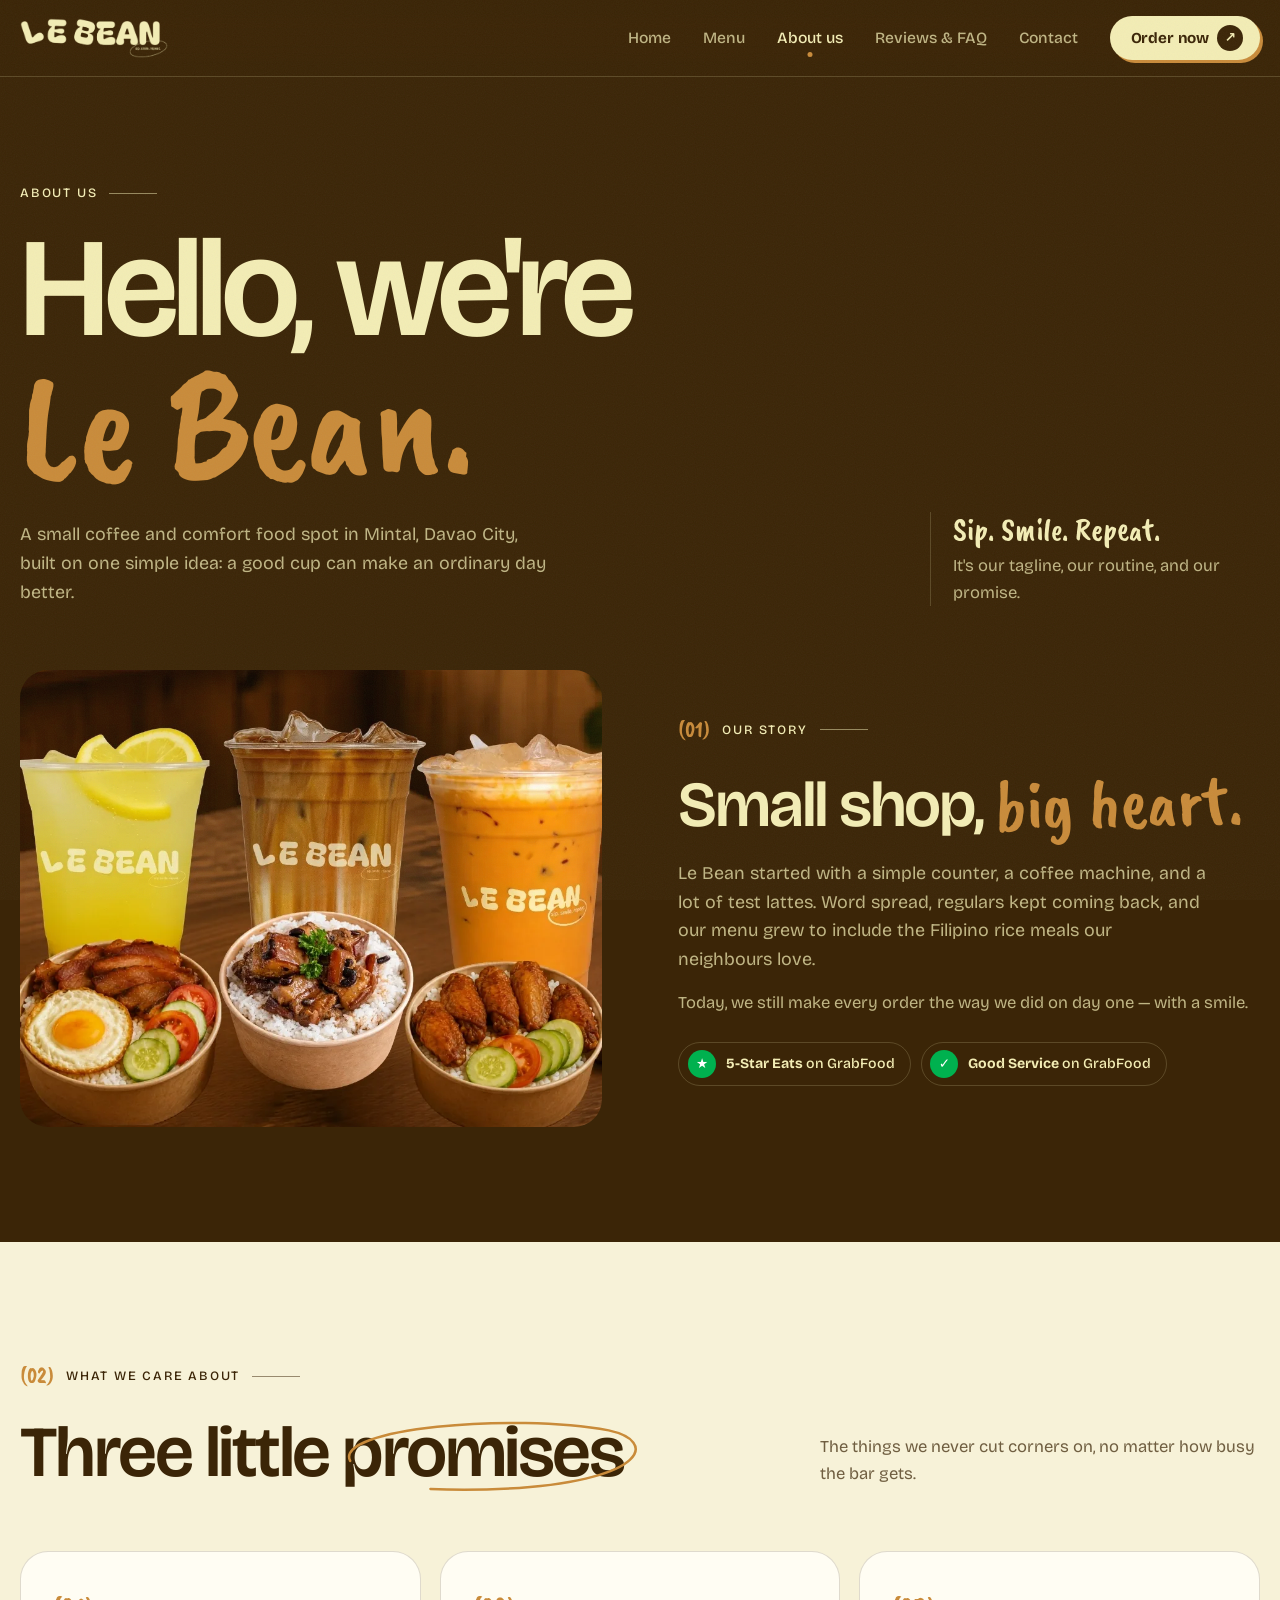
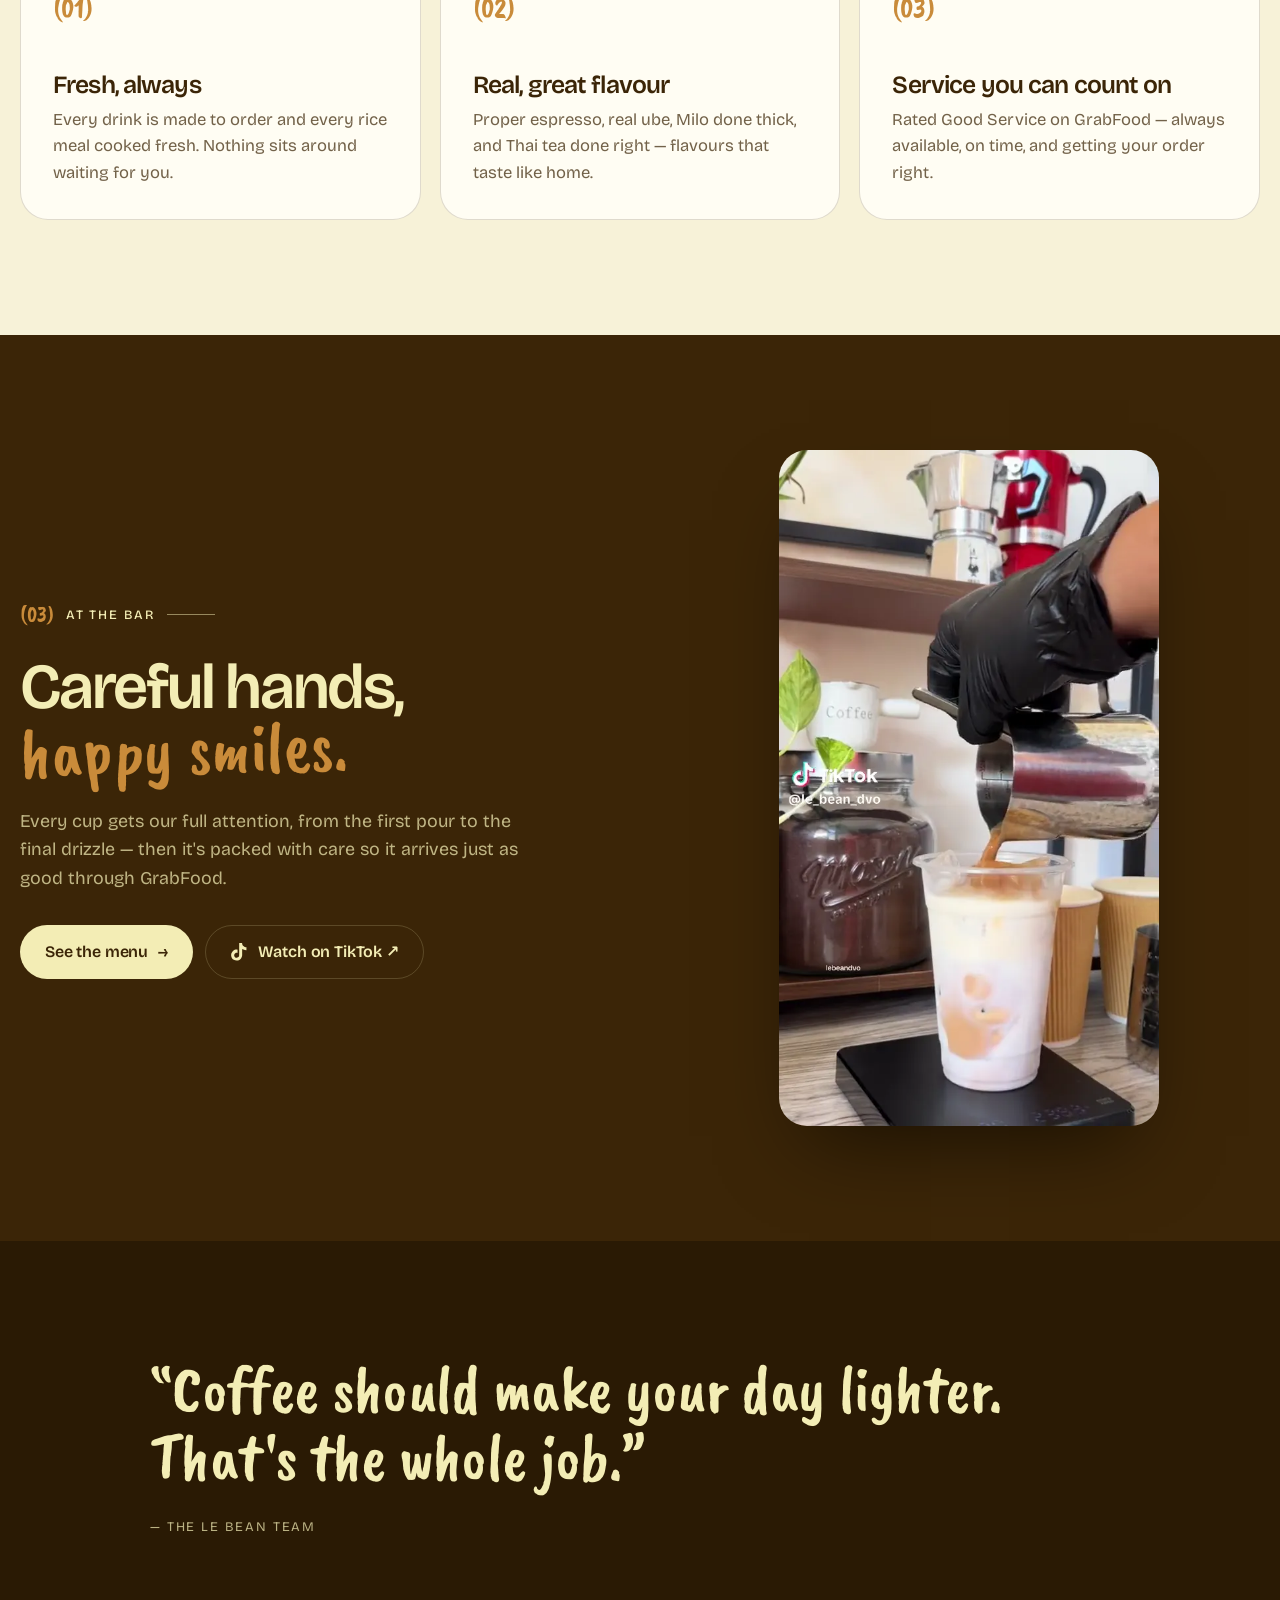
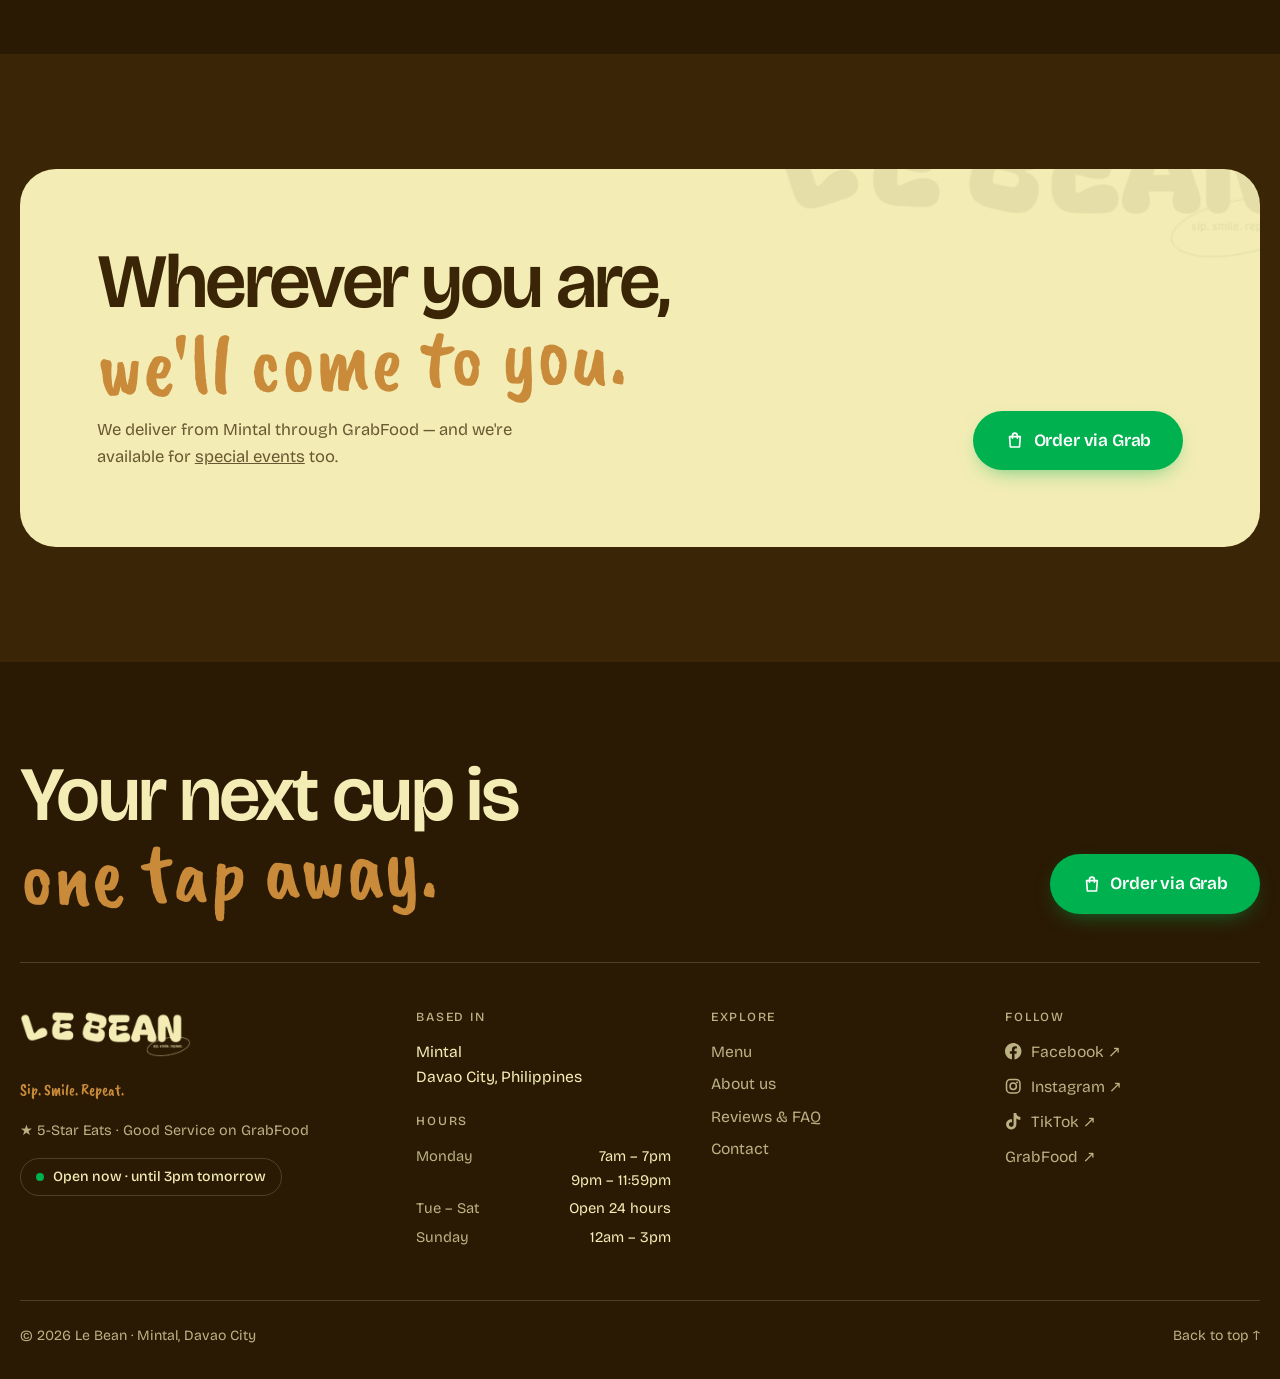
<file: about.html>
<!DOCTYPE html><html lang="en-PH" class="no-js"><head>
  <meta charset="UTF-8">
  <meta name="viewport" content="width=device-width, initial-scale=1">
  <title>About Us | Le Bean Coffee, Mintal, Davao City</title>
  <meta name="description" content="The story and values behind Le Bean, a coffee and comfort food spot in Mintal, Davao City.">
  <meta name="robots" content="index, follow, max-image-preview:large">
  <meta name="author" content="Le Bean">
  <meta name="theme-color" content="#3b2507">
  <meta name="format-detection" content="telephone=no">
  <meta name="geo.region" content="PH-DAS">
  <meta name="geo.placename" content="Mintal, Davao City">
  <link rel="canonical" href="https://lebean.coffee/about.html">
  <meta property="og:url" content="https://lebean.coffee/about.html">
  <meta property="og:type" content="website">
  <meta property="og:site_name" content="Le Bean">
  <meta property="og:locale" content="en_PH">
  <meta property="og:title" content="About Us | Le Bean Coffee, Mintal, Davao City">
  <meta property="og:description" content="The story and values behind Le Bean, a coffee and comfort food spot in Mintal, Davao City.">
  <meta property="og:image" content="https://lebean.coffee/images/og-about.jpg">
  <meta property="og:image:width" content="1200">
  <meta property="og:image:height" content="630">
  <meta property="og:image:alt" content="Le Bean iced coffee and rice meal. Sip. Smile. Repeat.">
  <meta name="twitter:card" content="summary_large_image">
  <meta name="twitter:title" content="About Us | Le Bean Coffee, Mintal, Davao City">
  <meta name="twitter:description" content="The story and values behind Le Bean, a coffee and comfort food spot in Mintal, Davao City.">
  <meta name="twitter:image" content="https://lebean.coffee/images/og-about.jpg">
  <meta name="twitter:image:alt" content="Le Bean iced coffee and rice meal. Sip. Smile. Repeat.">
  <link rel="icon" href="favicon.svg" type="image/svg+xml">
  <link rel="icon" href="favicon-32.png" sizes="32x32" type="image/png">
  <link rel="apple-touch-icon" href="apple-touch-icon.png">
  <link rel="preconnect" href="https://fonts.googleapis.com">
  <link rel="preconnect" href="https://fonts.gstatic.com" crossorigin="">
  <link href="https://fonts.googleapis.com/css2?family=Bricolage+Grotesque:opsz,wght@12..96,400;12..96,500;12..96,600;12..96,700&amp;family=Caveat+Brush&amp;family=Caveat:wght@500;600;700&amp;display=swap" rel="stylesheet">
  <link rel="stylesheet" href="css/style.css">
  <script type="application/ld+json" id="ld-business">
{
  "@context": "https://schema.org",
  "@type": "CafeOrCoffeeShop",
  "name": "Le Bean",
  "url": "https://lebean.coffee/",
  "slogan": "Sip. Smile. Repeat.",
  "description": "Coffee and comfort food spot in Mintal, Davao City serving lattes, tea refreshers, Filipino rice meals, and snacks. Available on GrabFood.",
  "servesCuisine": [
    "Coffee",
    "Filipino",
    "Snacks"
  ],
  "image": "https://lebean.coffee/images/og-banner.jpg",
  "logo": "https://lebean.coffee/images/brand/logo-bean.png",
  "hasMenu": "https://lebean.coffee/menu.html",
  "acceptsReservations": false,
  "areaServed": "Davao City",
  "potentialAction": {
    "@type": "OrderAction",
    "target": "https://food.grab.com/ph/en/restaurant/le-bean-dvo-mintal-delivery/2-C7MWLJEXV2VTGT"
  },
  "address": {
    "@type": "PostalAddress",
    "streetAddress": "Mintal",
    "addressLocality": "Davao City",
    "addressRegion": "Davao del Sur",
    "addressCountry": "PH"
  },
  "openingHoursSpecification": [
    {
      "@type": "OpeningHoursSpecification",
      "dayOfWeek": "Monday",
      "opens": "07:00",
      "closes": "19:00"
    },
    {
      "@type": "OpeningHoursSpecification",
      "dayOfWeek": "Monday",
      "opens": "21:00",
      "closes": "23:59"
    },
    {
      "@type": "OpeningHoursSpecification",
      "dayOfWeek": [
        "Tuesday",
        "Wednesday",
        "Thursday",
        "Friday",
        "Saturday"
      ],
      "opens": "00:00",
      "closes": "23:59"
    },
    {
      "@type": "OpeningHoursSpecification",
      "dayOfWeek": "Sunday",
      "opens": "00:00",
      "closes": "15:00"
    }
  ],
  "sameAs": [
    "https://www.facebook.com/lebeandvo",
    "https://www.instagram.com/lebean.dvo",
    "https://www.tiktok.com/@lebean.dvo",
    "https://food.grab.com/ph/en/restaurant/le-bean-dvo-mintal-delivery/2-C7MWLJEXV2VTGT"
  ]
}
  </script>
</head>
<body id="top">
  <div class="announce" data-render="announcement" role="region" aria-label="Announcement" hidden=""></div>
  <header class="site-header">
    <nav class="nav container" aria-label="Main">
      <a class="logo" href="index.html"><img src="images/brand/logo-cream.png" alt="Le Bean — Sip. Smile. Repeat." width="775" height="209"></a>
      <button class="nav-toggle" aria-label="Open menu" aria-expanded="false"><span></span><span></span></button>
      <div class="nav-links">
        <a href="index.html">Home</a>
        <a href="menu.html">Menu</a>
        <a href="about.html" aria-current="page">About us</a>
        <a href="reviews.html">Reviews &amp; FAQ</a>
        <a href="contact.html">Contact</a>
        <a class="nav-order" href="https://food.grab.com/ph/en/restaurant/le-bean-dvo-mintal-delivery/2-C7MWLJEXV2VTGT" data-href="grab" target="_blank" rel="noopener"><span>Order now</span><span class="arrow" aria-hidden="true">↗</span></a>
        <div class="nav-social"><a href="https://www.facebook.com/lebeandvo" data-href="facebook" target="_blank" rel="noopener"><svg class="soc-ico" viewBox="0 0 24 24" aria-hidden="true"><path fill="currentColor" d="M24 12.07C24 5.41 18.63 0 12 0S0 5.4 0 12.07C0 18.1 4.39 23.1 10.13 24v-8.44H7.08v-3.49h3.04V9.41c0-3.02 1.8-4.7 4.54-4.7 1.31 0 2.68.24 2.68.24v2.97h-1.5c-1.5 0-1.96.93-1.96 1.89v2.26h3.32l-.53 3.5h-2.8V24C19.62 23.1 24 18.1 24 12.07"></path></svg><span>Facebook</span></a> <a href="https://www.instagram.com/lebean.dvo" data-href="instagram" target="_blank" rel="noopener"><svg class="soc-ico" viewBox="0 0 24 24" aria-hidden="true"><rect x="2.2" y="2.2" width="19.6" height="19.6" rx="5.6" fill="none" stroke="currentColor" stroke-width="2.2"></rect><circle cx="12" cy="12" r="4.6" fill="none" stroke="currentColor" stroke-width="2.2"></circle><circle cx="17.6" cy="6.4" r="1.4" fill="currentColor"></circle></svg><span>Instagram</span></a> <a href="https://www.tiktok.com/@lebean.dvo" data-href="tiktok" target="_blank" rel="noopener"><svg class="soc-ico" viewBox="0 0 24 24" aria-hidden="true"><path fill="currentColor" d="M12.53.02c1.31-.02 2.61-.01 3.91-.02.08 1.53.63 3.09 1.75 4.17 1.12 1.11 2.7 1.62 4.24 1.79v4.03c-1.44-.05-2.89-.35-4.2-.97-.57-.26-1.1-.59-1.62-.93-.01 2.92.01 5.84-.02 8.75-.08 1.4-.54 2.79-1.35 3.94-1.31 1.92-3.58 3.17-5.91 3.21-1.43.08-2.86-.31-4.08-1.03-2.02-1.19-3.44-3.37-3.65-5.71-.02-.5-.03-1-.01-1.49.18-1.9 1.12-3.72 2.58-4.96 1.66-1.44 3.98-2.13 6.15-1.72.02 1.48-.04 2.96-.04 4.44-.99-.32-2.15-.23-3.02.37-.63.41-1.11 1.04-1.36 1.75-.21.51-.15 1.07-.14 1.61.24 1.64 1.82 3.02 3.5 2.87 1.12-.01 2.19-.66 2.77-1.61.19-.33.4-.67.41-1.06.1-1.79.06-3.57.07-5.36.01-4.03-.01-8.05.02-12.07z"></path></svg><span>TikTok</span></a></div>
      </div>
    </nav>
  </header>

  <main>
    <section class="page-hero">
      <div class="container page-hero-row">
        <div>
          <p class="label reveal" data-copy="about.label">About us</p>
          <h1 class="reveal" data-delay="1" data-copy="about.title">Hello, we're <span class="hand">Le Bean.</span></h1>
          <p class="lead reveal" data-delay="2" data-copy="about.lead">A small coffee and comfort food spot in Mintal, Davao City, built on one simple idea: a good cup can make an ordinary day better.</p>
        </div>
        <p class="page-hero-aside reveal" data-delay="3"><span class="hand" data-copy="about.asideTitle">Sip. Smile. Repeat.</span><span data-copy="about.asideText">It's our tagline, our routine, and our promise.</span></p>
      </div>
    </section>

    <section class="section section--tight">
      <div class="container split">
        <div class="photo reveal">
          <img src="images/photos/coffee-and-rice.webp" alt="Le Bean drinks and rice bowls" width="940" height="738" loading="lazy">
        </div>
        <div class="reveal" data-delay="1">
          <p class="label reveal"><span class="num">(01)</span><span data-copy="about.storyLabel">Our story</span></p>
          <h2 data-copy="about.storyTitle">Small shop, <span class="hand">big heart.</span></h2>
          <p class="lead" data-copy="about.storyText">Le Bean started with a simple counter, a coffee machine, and a lot of test lattes. Word spread, regulars kept coming back, and our menu grew to include the Filipino rice meals our neighbours love.</p>
          <p class="muted" data-copy="about.storyText2">Today, we still make every order the way we did on day one — with a smile.</p>
          <div style="margin-top:1.6rem"><div class="trust"><span class="trust-badge"><span class="ico" aria-hidden="true">★</span><span data-copy="shared.trustRating"><b>5-Star Eats</b> on GrabFood</span></span><span class="trust-badge"><span class="ico" aria-hidden="true">✓</span><span data-copy="shared.trustService"><b>Good Service</b> on GrabFood</span></span></div></div>
        </div>
      </div>
    </section>

    <section class="section section--paper">
      <div class="container">
        <p class="label reveal"><span class="num">(02)</span><span data-copy="about.valuesLabel">What we care about</span></p>
        <div class="section-head">
          <h2 class="reveal" data-copy="about.valuesTitle">Three little <span class="oval">promises</span></h2>
          <p class="reveal" data-delay="1" data-copy="about.valuesText">The things we never cut corners on, no matter how busy the bar gets.</p>
        </div>
        <div class="values">
          <div class="value reveal"><span class="num">(01)</span><h3 data-copy="about.value1Title">Fresh, always</h3><p data-copy="about.value1Text">Every drink is made to order and every rice meal cooked fresh. Nothing sits around waiting for you.</p></div>
          <div class="value reveal" data-delay="1"><span class="num">(02)</span><h3 data-copy="about.value2Title">Real, great flavour</h3><p data-copy="about.value2Text">Proper espresso, real ube, Milo done thick, and Thai tea done right — flavours that taste like home.</p></div>
          <div class="value reveal" data-delay="2"><span class="num">(03)</span><h3 data-copy="about.value3Title">Service you can count on</h3><p data-copy="about.value3Text">Rated Good Service on GrabFood — always available, on time, and getting your order right.</p></div>
        </div>
      </div>
    </section>

    <section class="section">
      <div class="container split split--reverse">
        <div class="about-video reveal"><div class="video-frame"><video data-video="aboutBar" data-autoplay="" muted="" loop="" playsinline="" preload="metadata" poster="videos/reel-1.webp" aria-label="Le Bean drink being made"><source src="videos/reel-1.mp4" type="video/mp4"></video></div></div>
        <div class="reveal" data-delay="1">
          <p class="label reveal"><span class="num">(03)</span><span data-copy="about.barLabel">At the bar</span></p>
          <h2 data-copy="about.barTitle">Careful hands, <span class="hand">happy smiles.</span></h2>
          <p class="lead" data-copy="about.barText">Every cup gets our full attention, from the first pour to the final drizzle — then it's packed with care so it arrives just as good through GrabFood.</p>
          <div class="btn-row">
            <a class="btn btn--cream" href="menu.html">See the menu <span class="arrow">→</span></a>
            <a class="btn btn--line" href="https://www.tiktok.com/@lebean.dvo" data-href="tiktok" target="_blank" rel="noopener"><svg class="soc-ico" viewBox="0 0 24 24" aria-hidden="true"><path fill="currentColor" d="M12.53.02c1.31-.02 2.61-.01 3.91-.02.08 1.53.63 3.09 1.75 4.17 1.12 1.11 2.7 1.62 4.24 1.79v4.03c-1.44-.05-2.89-.35-4.2-.97-.57-.26-1.1-.59-1.62-.93-.01 2.92.01 5.84-.02 8.75-.08 1.4-.54 2.79-1.35 3.94-1.31 1.92-3.58 3.17-5.91 3.21-1.43.08-2.86-.31-4.08-1.03-2.02-1.19-3.44-3.37-3.65-5.71-.02-.5-.03-1-.01-1.49.18-1.9 1.12-3.72 2.58-4.96 1.66-1.44 3.98-2.13 6.15-1.72.02 1.48-.04 2.96-.04 4.44-.99-.32-2.15-.23-3.02.37-.63.41-1.11 1.04-1.36 1.75-.21.51-.15 1.07-.14 1.61.24 1.64 1.82 3.02 3.5 2.87 1.12-.01 2.19-.66 2.77-1.61.19-.33.4-.67.41-1.06.1-1.79.06-3.57.07-5.36.01-4.03-.01-8.05.02-12.07z"></path></svg>Watch on TikTok ↗</a>
          </div>
        </div>
      </div>
    </section>

    <section class="section section--deep">
      <div class="container quote reveal">
        <blockquote data-copy="about.quote">“Coffee should make your day lighter. That's the whole job.”</blockquote>
        <cite data-copy="about.quoteBy">— The Le Bean team</cite>
      </div>
    </section>

    <section class="section">
      <div class="container">
        <div class="cta reveal">
          <img class="cta-mark" src="images/brand/logo-bean.png" alt="" aria-hidden="true">
          <div>
            <h2 data-copy="about.ctaTitle">Wherever you are, <span class="hand">we'll come to you.</span></h2>
            <p data-copy="about.ctaText">We deliver from Mintal through GrabFood — and we're available for <a href="index.html#events">special events</a> too.</p>
          </div>
          <div class="btn-row">
            <a class="btn-grab btn-grab--lg" href="https://food.grab.com/ph/en/restaurant/le-bean-dvo-mintal-delivery/2-C7MWLJEXV2VTGT" data-href="grab" target="_blank" rel="noopener"><svg class="grab-ico" viewBox="0 0 24 24" aria-hidden="true"><path d="M5.5 8h13l-1 12.5h-11L5.5 8Z"></path><path d="M9 10V6.8a3 3 0 0 1 6 0V10"></path></svg><span>Order via Grab</span></a>
          </div>
        </div>
      </div>
    </section>
  </main>

  <footer class="site-footer">
    <div class="container">
      <div class="footer-top">
        <h2 data-copy="footer.title">Your next cup is<br><span class="hand">one tap away.</span></h2>
        <div class="btn-row">
          <a class="btn-grab btn-grab--lg" href="https://food.grab.com/ph/en/restaurant/le-bean-dvo-mintal-delivery/2-C7MWLJEXV2VTGT" data-href="grab" target="_blank" rel="noopener"><svg class="grab-ico" viewBox="0 0 24 24" aria-hidden="true"><path d="M5.5 8h13l-1 12.5h-11L5.5 8Z"></path><path d="M9 10V6.8a3 3 0 0 1 6 0V10"></path></svg><span>Order via Grab</span></a>
        </div>
      </div>
      <div class="footer-grid">
        <div>
          <a class="logo" href="index.html"><img src="images/brand/logo-cream.png" alt="Le Bean" width="775" height="209" loading="lazy"></a>
          <p class="footer-tag" data-copy="footer.tagline">Sip. Smile. Repeat.</p>
          <p class="muted" style="font-size:.9rem;margin-bottom:1rem" data-copy="footer.recognition">★ 5-Star Eats · Good Service on GrabFood</p>
          <span class="open-status"></span>
        </div>
        <div>
          <h4>Based in</h4>
          <p><span data-render="address">Mintal<br>Davao City, Philippines</span></p>
          <h4 style="margin-top:1.6rem">Hours</h4>
          <table class="hours" data-render="hours"><tbody><tr><td>Monday</td><td>7am – 7pm<br>9pm – 11:59pm</td></tr><tr><td>Tue – Sat</td><td>Open 24 hours</td></tr><tr><td>Sunday</td><td>12am – 3pm</td></tr></tbody></table>
        </div>
        <div>
          <h4>Explore</h4>
          <ul class="footer-links">
            <li><a href="menu.html">Menu</a></li>
            <li><a href="about.html">About us</a></li>
            <li><a href="reviews.html">Reviews &amp; FAQ</a></li>
            <li><a href="contact.html">Contact</a></li>
          </ul>
        </div>
        <div>
          <h4>Follow</h4>
          <ul class="footer-links">
            <li><a class="soc-link" href="https://www.facebook.com/lebeandvo" data-href="facebook" target="_blank" rel="noopener"><svg class="soc-ico" viewBox="0 0 24 24" aria-hidden="true"><path fill="currentColor" d="M24 12.07C24 5.41 18.63 0 12 0S0 5.4 0 12.07C0 18.1 4.39 23.1 10.13 24v-8.44H7.08v-3.49h3.04V9.41c0-3.02 1.8-4.7 4.54-4.7 1.31 0 2.68.24 2.68.24v2.97h-1.5c-1.5 0-1.96.93-1.96 1.89v2.26h3.32l-.53 3.5h-2.8V24C19.62 23.1 24 18.1 24 12.07"></path></svg><span>Facebook ↗</span></a></li>
            <li><a class="soc-link" href="https://www.instagram.com/lebean.dvo" data-href="instagram" target="_blank" rel="noopener"><svg class="soc-ico" viewBox="0 0 24 24" aria-hidden="true"><rect x="2.2" y="2.2" width="19.6" height="19.6" rx="5.6" fill="none" stroke="currentColor" stroke-width="2.2"></rect><circle cx="12" cy="12" r="4.6" fill="none" stroke="currentColor" stroke-width="2.2"></circle><circle cx="17.6" cy="6.4" r="1.4" fill="currentColor"></circle></svg><span>Instagram ↗</span></a></li>
            <li><a class="soc-link" href="https://www.tiktok.com/@lebean.dvo" data-href="tiktok" target="_blank" rel="noopener"><svg class="soc-ico" viewBox="0 0 24 24" aria-hidden="true"><path fill="currentColor" d="M12.53.02c1.31-.02 2.61-.01 3.91-.02.08 1.53.63 3.09 1.75 4.17 1.12 1.11 2.7 1.62 4.24 1.79v4.03c-1.44-.05-2.89-.35-4.2-.97-.57-.26-1.1-.59-1.62-.93-.01 2.92.01 5.84-.02 8.75-.08 1.4-.54 2.79-1.35 3.94-1.31 1.92-3.58 3.17-5.91 3.21-1.43.08-2.86-.31-4.08-1.03-2.02-1.19-3.44-3.37-3.65-5.71-.02-.5-.03-1-.01-1.49.18-1.9 1.12-3.72 2.58-4.96 1.66-1.44 3.98-2.13 6.15-1.72.02 1.48-.04 2.96-.04 4.44-.99-.32-2.15-.23-3.02.37-.63.41-1.11 1.04-1.36 1.75-.21.51-.15 1.07-.14 1.61.24 1.64 1.82 3.02 3.5 2.87 1.12-.01 2.19-.66 2.77-1.61.19-.33.4-.67.41-1.06.1-1.79.06-3.57.07-5.36.01-4.03-.01-8.05.02-12.07z"></path></svg><span>TikTok ↗</span></a></li>
            <li><a href="https://food.grab.com/ph/en/restaurant/le-bean-dvo-mintal-delivery/2-C7MWLJEXV2VTGT" data-href="grab" target="_blank" rel="noopener">GrabFood ↗</a></li>
          </ul>
        </div>
      </div>
      <div class="footer-bottom">
        <span>© <span data-year="">2026</span> Le Bean · Mintal, Davao City</span>
        <a href="#top">Back to top ↑</a>
      </div>
    </div>
  </footer>

  <script src="config.js"></script>
  <script src="js/main.js"></script>







</body></html>
</file>
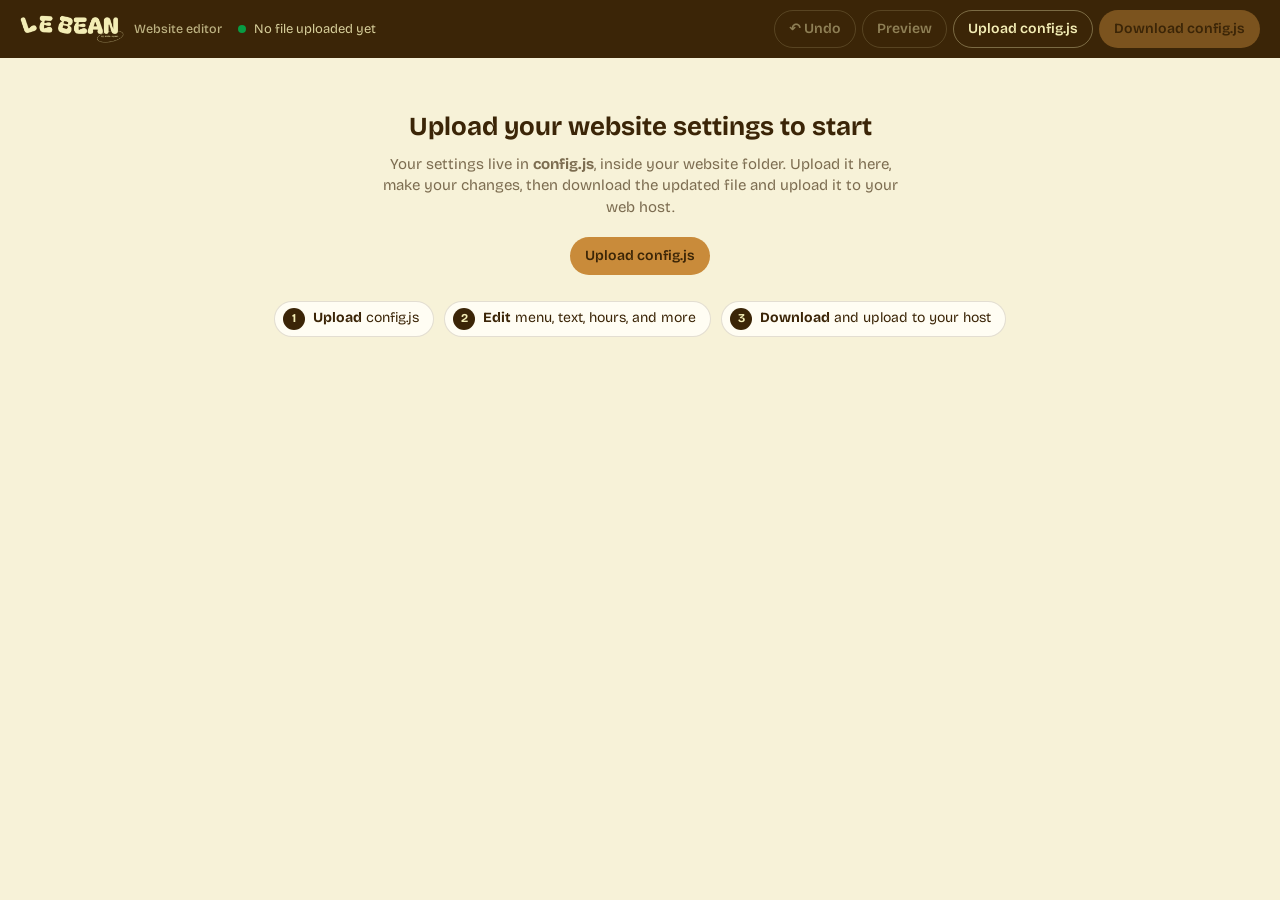
<file: admin.html>
<!DOCTYPE html>
<html lang="en">
<head>
  <meta charset="UTF-8">
  <meta name="viewport" content="width=device-width, initial-scale=1">
  <meta name="robots" content="noindex, nofollow">
  <title>Le Bean · Website editor</title>
  <link rel="icon" href="favicon.svg" type="image/svg+xml">
  <link rel="preconnect" href="https://fonts.googleapis.com">
  <link rel="preconnect" href="https://fonts.gstatic.com" crossorigin>
  <link href="https://fonts.googleapis.com/css2?family=Bricolage+Grotesque:opsz,wght@12..96,400;12..96,500;12..96,600;12..96,700&family=Caveat:wght@600&display=swap" rel="stylesheet">
  <style>
    :root {
      --bean: #3b2507; --bean-deep: #2a1a04; --cream: #f3edb5; --paper: #f7f2d8; --card: #fffdf3;
      --caramel: #c98b3a; --grab: #00b14f; --red: #b3412e; --amber: #9a6a12;
      --line: rgba(59, 37, 7, 0.14); --muted: rgba(59, 37, 7, 0.65);
      --sans: "Bricolage Grotesque", system-ui, -apple-system, "Segoe UI", sans-serif;
      --r: 16px;
    }
    * { box-sizing: border-box; }
    html, body { margin: 0; }
    body { font-family: var(--sans); background: var(--paper); color: var(--bean); font-size: 15px; line-height: 1.45; }
    button, input, select, textarea { font: inherit; color: inherit; }
    a { color: inherit; }
    [hidden] { display: none !important; }

    /* ---------- top bar ---------- */
    .top { position: sticky; top: 0; z-index: 30; background: var(--bean); color: var(--cream); }
    .top-inner { display: flex; flex-wrap: wrap; align-items: center; gap: 10px 16px; padding: 10px 20px; max-width: 1280px; margin: 0 auto; }
    .brand { display: flex; align-items: center; gap: 10px; font-weight: 600; white-space: nowrap; }
    .brand img { height: 28px; width: auto; }
    .brand small { font-weight: 500; opacity: 0.7; }
    .status { flex: 1 1 220px; min-width: 0; font-size: 13px; opacity: 0.85; display: flex; align-items: center; gap: 8px; }
    .status .dot { width: 8px; height: 8px; border-radius: 50%; background: var(--grab); flex-shrink: 0; }
    .status.dirty .dot { background: var(--caramel); box-shadow: 0 0 0 3px rgba(201, 139, 58, 0.3); }
    .status span { overflow: hidden; text-overflow: ellipsis; white-space: nowrap; }
    .actions { display: flex; flex-wrap: wrap; gap: 6px; }
    .btn {
      display: inline-flex; align-items: center; justify-content: center; gap: 6px; min-height: 38px; padding: 7px 14px;
      border-radius: 999px; border: 1px solid transparent; background: var(--bean); color: var(--cream);
      font-weight: 600; font-size: 14px; cursor: pointer; text-decoration: none; white-space: nowrap;
      transition: background .15s, border-color .15s, transform .15s;
    }
    .btn:hover { background: var(--bean-deep); }
    .btn:active { transform: translateY(1px); }
    .btn:disabled { opacity: 0.45; cursor: default; }
    .btn.light { background: var(--cream); color: var(--bean); }
    .btn.light:hover { background: #fff8c9; }
    .btn.primary { background: var(--caramel); color: var(--bean); }
    .btn.primary:hover { background: #d99b4a; }
    .btn.ghost { background: transparent; border-color: rgba(243, 237, 181, 0.35); color: var(--cream); }
    .btn.ghost:hover { border-color: var(--cream); background: rgba(243, 237, 181, 0.08); }
    .btn.outline { background: transparent; border-color: rgba(59, 37, 7, 0.3); color: var(--bean); }
    .btn.outline:hover { border-color: var(--bean); background: rgba(59, 37, 7, 0.04); }
    .btn.small { min-height: 32px; padding: 4px 11px; font-size: 13px; }
    .btn.danger { background: transparent; border-color: rgba(179, 65, 46, 0.4); color: var(--red); }
    .btn.danger:hover { background: rgba(179, 65, 46, 0.08); }
    .icon-btn {
      width: 32px; height: 32px; display: inline-grid; place-items: center; border-radius: 9px; border: 1px solid var(--line);
      background: var(--card); cursor: pointer; font-size: 14px; flex-shrink: 0;
    }
    .icon-btn:hover { border-color: var(--bean); }
    .icon-btn:disabled { opacity: 0.35; cursor: default; }
    .icon-btn.del:hover { border-color: var(--red); color: var(--red); }
    :focus-visible { outline: 2px solid var(--caramel); outline-offset: 2px; }

    /* ---------- banners ---------- */
    .banner { max-width: 1280px; margin: 14px auto 0; padding: 0 20px; }
    .banner > div { display: flex; flex-wrap: wrap; align-items: center; gap: 10px 14px; padding: 12px 16px; border-radius: 12px; background: #fff3d6; border: 1px solid #ecd39a; }
    .banner p { margin: 0; flex: 1 1 260px; }

    /* ---------- layout ---------- */
    .layout { display: grid; grid-template-columns: 220px 1fr; gap: 24px; max-width: 1280px; margin: 0 auto; padding: 20px; align-items: start; }
    .tabs { position: sticky; top: 80px; display: flex; flex-direction: column; gap: 2px; }
    .tab {
      display: flex; align-items: center; gap: 10px; text-align: left; border: 0; background: transparent; padding: 10px 12px;
      border-radius: 10px; cursor: pointer; font-weight: 500; color: var(--muted);
    }
    .tab:hover { background: rgba(59, 37, 7, 0.05); color: var(--bean); }
    .tab[aria-selected="true"] { background: var(--bean); color: var(--cream); }
    .tab .ico { width: 20px; text-align: center; }
    .tab-sep { height: 1px; background: var(--line); margin: 8px 6px; }
    main { min-width: 0; }

    .panel-head { margin-bottom: 18px; }
    .panel-head h1 { font-size: 28px; letter-spacing: -0.02em; margin: 0 0 4px; }
    .panel-head p { margin: 0; color: var(--muted); max-width: 70ch; }
    .panel-head .row { margin-top: 14px; }
    .row { display: flex; flex-wrap: wrap; gap: 8px; align-items: center; }
    .card { background: var(--card); border: 1px solid var(--line); border-radius: var(--r); padding: 16px; margin-bottom: 14px; }
    .card h2 { font-size: 17px; margin: 0 0 4px; letter-spacing: -0.01em; }
    .card > p.hint { margin: 0 0 12px; color: var(--muted); font-size: 13.5px; }
    .grid2 { display: grid; grid-template-columns: 1fr 1fr; gap: 12px 16px; }
    .field { display: grid; gap: 5px; min-width: 0; }
    .field > span { font-size: 13px; font-weight: 600; }
    .field small { color: var(--muted); font-size: 12.5px; }
    input[type=text], input[type=url], input[type=time], select, textarea {
      width: 100%; min-height: 38px; padding: 7px 10px; border: 1px solid rgba(59, 37, 7, 0.22); border-radius: 10px; background: #fff;
    }
    input[type=time] { width: auto; min-width: 118px; }
    textarea { min-height: 80px; resize: vertical; }
    input:focus, select:focus, textarea:focus { outline: none; border-color: var(--bean); box-shadow: 0 0 0 3px rgba(201, 139, 58, 0.25); }
    .input-link { display: flex; gap: 6px; }
    .input-link a { flex-shrink: 0; }
    .muted { color: var(--muted); }
    .pill { display: inline-flex; align-items: center; font-size: 12px; font-weight: 600; padding: 2px 9px; border-radius: 999px; background: rgba(59, 37, 7, 0.07); white-space: nowrap; }
    .pill.warn { background: #fff3d6; color: var(--amber); }
    .switch { display: inline-flex; align-items: center; gap: 8px; cursor: pointer; font-size: 13.5px; user-select: none; }
    .switch input { width: 18px; height: 18px; accent-color: var(--grab); }

    /* ---------- menu editor ---------- */
    .sec { padding: 0; overflow: hidden; }
    .sec-head { display: flex; align-items: center; gap: 8px; padding: 12px 14px; background: rgba(59, 37, 7, 0.035); border-bottom: 1px solid var(--line); }
    .sec-head .sec-title { flex: 1; font-weight: 700; font-size: 16px; min-width: 120px; background: transparent; border-color: transparent; }
    .sec-head .sec-title:hover { border-color: var(--line); background: #fff; }
    .sec.collapsed .sec-head { border-bottom: 0; }
    .sec-tools { display: flex; gap: 4px; }
    .collapse-btn { transition: transform .2s; }
    .sec.collapsed .collapse-btn { transform: rotate(-90deg); }
    .items { padding: 6px 14px 14px; }
    .item { display: grid; grid-template-columns: 64px 1fr auto; gap: 12px; align-items: center; padding: 10px 0; border-bottom: 1px dashed var(--line); }
    .item:last-of-type { border-bottom: 0; }
    .item.is-hidden .thumb img, .item.is-hidden .item-name { opacity: 0.45; }
    .thumb {
      position: relative; width: 64px; height: 64px; border-radius: 12px; border: 1px solid var(--line); background: #fff;
      padding: 0; cursor: pointer; overflow: hidden;
    }
    .thumb img { width: 100%; height: 100%; object-fit: contain; display: block; }
    .thumb .no-photo { position: absolute; inset: 0; display: grid; place-items: center; font-size: 11px; color: var(--muted); text-align: center; line-height: 1.1; padding: 4px; }
    .thumb .chg { position: absolute; inset: auto 0 0 0; background: rgba(42, 26, 4, 0.75); color: var(--cream); font-size: 10.5px; font-weight: 600; padding: 2px 0; opacity: 0; transition: opacity .15s; }
    .thumb:hover .chg, .thumb:focus-visible .chg { opacity: 1; }
    .item-main { display: grid; gap: 6px; min-width: 0; }
    .item-name { font-weight: 600; }
    .item-desc { min-height: 54px; font-size: 13.5px; line-height: 1.4; }
    .item.is-hidden .item-desc { opacity: 0.6; }
    .item-meta { display: flex; flex-wrap: wrap; align-items: center; gap: 6px 14px; font-size: 13px; }
    .item-meta select { width: auto; min-height: 32px; padding: 3px 8px; font-size: 13px; }
    .item-meta .path { color: var(--muted); font-size: 12px; overflow-wrap: anywhere; }
    .item-tools { display: flex; gap: 4px; align-items: center; }
    .item-tools select { width: 34px; min-height: 32px; padding: 0; border-radius: 9px; text-align: center; cursor: pointer; appearance: none; -webkit-appearance: none; background: var(--card) url("data:image/svg+xml,%3Csvg xmlns='http://www.w3.org/2000/svg' viewBox='0 0 24 24' fill='none' stroke='%233b2507' stroke-width='2' stroke-linecap='round'%3E%3Cpath d='M5 12h14M13 6l6 6-6 6'/%3E%3C/svg%3E") no-repeat center / 16px; color: transparent; border-color: var(--line); }
    .item-tools select option { color: var(--bean); }
    .add-row { margin-top: 10px; }
    .note { font-size: 12.5px; color: var(--amber); }

    /* ---------- hours ---------- */
    .day { display: grid; grid-template-columns: 110px 170px 1fr; gap: 10px 14px; align-items: start; padding: 12px 0; border-bottom: 1px dashed var(--line); }
    .day:last-child { border-bottom: 0; }
    .day-name { font-weight: 700; padding-top: 8px; }
    .ranges { display: grid; gap: 8px; }
    .range { display: flex; flex-wrap: wrap; align-items: center; gap: 8px; }
    .day-tools { display: flex; flex-wrap: wrap; gap: 6px; }
    .err { color: var(--red); font-size: 12.5px; font-weight: 600; }
    .preview-box { background: var(--bean); color: var(--cream); border-radius: 12px; padding: 14px 16px; }
    .preview-box table { border-collapse: collapse; width: 100%; max-width: 360px; }
    .preview-box td { padding: 3px 0; vertical-align: top; }
    .preview-box td:last-child { text-align: right; }
    .preview-box p { margin: 12px 0 0; color: rgba(243, 237, 181, 0.8); font-size: 14px; }

    /* ---------- picks ---------- */
    .list { display: grid; gap: 6px; }
    .list-row { display: flex; align-items: center; gap: 8px; padding: 6px 8px; border: 1px solid var(--line); border-radius: 10px; background: #fff; }
    .list-row .grow { flex: 1; min-width: 0; }
    .list-row img { width: 36px; height: 36px; object-fit: contain; border-radius: 8px; background: #fff; }
    .list-row input { min-height: 34px; }

    /* ---------- announcement preview ---------- */
    .announce-prev { background: var(--caramel); color: var(--bean); font-weight: 600; text-align: center; padding: 9px 12px; border-radius: 10px; }

    /* ---------- advanced ---------- */
    .code { font-family: ui-monospace, SFMono-Regular, Menlo, Consolas, monospace; font-size: 12.5px; min-height: 420px; white-space: pre; }

    /* ---------- help ---------- */
    .steps { margin: 0; padding-left: 20px; display: grid; gap: 6px; }
    .help h2 { margin-top: 0; }
    kbd { font-family: inherit; font-size: 12px; border: 1px solid var(--line); border-bottom-width: 2px; border-radius: 5px; padding: 0 5px; background: #fff; }

    /* ---------- empty state ---------- */
    .empty { text-align: center; padding: 50px 20px; }
    .empty h1 { font-size: 26px; margin: 0 0 8px; }
    .empty p { color: var(--muted); max-width: 52ch; margin: 0 auto 18px; }

    /* ---------- dialogs ---------- */
    dialog { border: 0; border-radius: 18px; padding: 0; color: var(--bean); background: var(--paper); box-shadow: 0 30px 80px -20px rgba(0, 0, 0, 0.5); max-width: calc(100vw - 24px); }
    dialog::backdrop { background: rgba(42, 26, 4, 0.55); }
    .dlg-head { display: flex; flex-wrap: wrap; align-items: center; gap: 8px 12px; padding: 12px 16px; background: var(--bean); color: var(--cream); }
    .dlg-head h2 { margin: 0; font-size: 17px; flex: 1; }
    .dlg-body { padding: 16px; }
    #preview-dlg { width: 1240px; height: calc(100vh - 32px); }
    #preview-dlg[open] { display: flex; flex-direction: column; }
    #preview-dlg .dlg-body { flex: 1; display: flex; flex-direction: column; align-items: center; background: #d9d2b3; padding: 12px; min-height: 0; }
    #preview-frame { flex: 1; width: 100%; border: 0; border-radius: 10px; background: #fff; transition: width .25s; }
    #preview-dlg.phone #preview-frame { width: 390px; max-width: 100%; }
    .seg { display: inline-flex; border: 1px solid rgba(243, 237, 181, 0.35); border-radius: 999px; overflow: hidden; }
    .seg button { border: 0; background: transparent; color: var(--cream); padding: 5px 12px; cursor: pointer; font-size: 13px; font-weight: 600; }
    .seg button[aria-pressed="true"] { background: var(--cream); color: var(--bean); }
    .dlg-head select { width: auto; min-height: 32px; padding: 3px 8px; color: var(--bean); }
    #issues-dlg { width: 560px; }
    .issue { display: flex; gap: 10px; align-items: baseline; padding: 8px 0; border-bottom: 1px dashed var(--line); }
    .issue b { flex-shrink: 0; font-size: 12px; text-transform: uppercase; letter-spacing: 0.05em; }
    .issue.error b { color: var(--red); }
    .issue.warning b { color: var(--amber); }
    .issue span { flex: 1; }
    .dlg-foot { display: flex; flex-wrap: wrap; justify-content: flex-end; gap: 8px; padding: 12px 16px; border-top: 1px solid var(--line); }

    /* ---------- page text ---------- */
    .page-pills { display: flex; flex-wrap: wrap; gap: 6px; margin-bottom: 14px; }
    .page-pills button { border: 1px solid rgba(59, 37, 7, 0.25); background: transparent; border-radius: 999px; padding: 6px 13px; font-weight: 600; font-size: 13.5px; cursor: pointer; }
    .page-pills button[aria-pressed="true"] { background: var(--bean); color: var(--cream); border-color: var(--bean); }
    .fields { display: grid; gap: 14px; }
    .fmt-prev { margin-top: 2px; font-size: 13.5px; background: #fff; border: 1px dashed var(--line); border-radius: 8px; padding: 6px 10px; line-height: 1.5; }
    .fmt-prev::before { content: "Looks like: "; color: var(--muted); font-size: 12px; }
    .fmt-prev .hand, .fmt-help .hand { font-family: "Caveat", cursive; font-weight: 600; color: var(--caramel); font-size: 1.3em; line-height: 1; }
    .fmt-prev .oval, .fmt-help .oval { border: 2px solid var(--caramel); border-radius: 50%; padding: 0 0.35em; }
    .fmt-prev .scribble-u, .fmt-help .scribble-u { text-decoration: underline wavy var(--caramel); text-underline-offset: 4px; }
    .fmt-prev a, .fmt-help a { color: #0a6b35; }
    .fmt-help summary { cursor: pointer; font-weight: 700; }
    .fmt-help table { border-collapse: collapse; margin-top: 10px; font-size: 13.5px; width: 100%; }
    .fmt-help td { padding: 6px 8px; border-top: 1px dashed var(--line); vertical-align: top; }
    .fmt-help code { font-family: ui-monospace, Menlo, Consolas, monospace; background: rgba(59, 37, 7, 0.06); padding: 1px 5px; border-radius: 5px; font-size: 12.5px; }
    .faq-row { display: grid; grid-template-columns: 1fr auto; gap: 8px; padding: 10px; border: 1px solid var(--line); border-radius: 12px; background: #fff; }
    .faq-row .qa { display: grid; gap: 6px; }
    .faq-row .tools { display: flex; flex-direction: column; gap: 4px; }
    .empty-steps { list-style: none; padding: 0; margin: 26px auto 0; display: flex; flex-wrap: wrap; justify-content: center; gap: 10px; counter-reset: st; }
    .empty-steps li { counter-increment: st; background: var(--card); border: 1px solid var(--line); border-radius: 999px; padding: 6px 14px 6px 8px; font-size: 14px; }
    .empty-steps li::before { content: counter(st); display: inline-grid; place-items: center; width: 22px; height: 22px; border-radius: 50%; background: var(--bean); color: var(--cream); font-size: 12px; font-weight: 700; margin-right: 8px; }

    /* ---------- toast ---------- */
    #toast { position: fixed; left: 50%; bottom: 20px; transform: translate(-50%, 20px); opacity: 0; z-index: 100; background: var(--bean-deep); color: var(--cream); padding: 10px 18px; border-radius: 999px; font-weight: 600; font-size: 14px; transition: opacity .2s, transform .2s; pointer-events: none; max-width: calc(100vw - 32px); text-align: center; }
    #toast.show { opacity: 1; transform: translate(-50%, 0); }
    #toast.bad { background: var(--red); }

    /* ---------- responsive ---------- */
    @media (max-width: 860px) {
      .layout { grid-template-columns: 1fr; padding: 12px; gap: 12px; }
      .tabs { position: sticky; top: 0; z-index: 20; flex-direction: row; overflow-x: auto; background: var(--paper); padding: 6px 0; scrollbar-width: none; }
      .tabs::-webkit-scrollbar { display: none; }
      .tab { flex-shrink: 0; padding: 8px 12px; }
      .tab-sep { display: none; }
      .top { position: static; }
      .top-inner { padding: 10px 12px; }
      .status { order: 3; flex-basis: 100%; }
      .actions { order: 4; width: 100%; }
      .grid2 { grid-template-columns: 1fr; }
      .day { grid-template-columns: 1fr; gap: 8px; }
      .day-name { padding-top: 0; }
      .banner { padding: 0 12px; }
    }
    @media (max-width: 560px) {
      .item { grid-template-columns: 56px 1fr; }
      .thumb { width: 56px; height: 56px; }
      .item-tools { grid-column: 1 / -1; justify-content: flex-end; }
      .sec-head { flex-wrap: wrap; }
      .sec-head .pill { order: 4; }
      .panel-head h1 { font-size: 24px; }
      .btn { font-size: 13px; padding: 6px 12px; }
    }
  </style>
</head>
<body>
  <header class="top">
    <div class="top-inner">
      <div class="brand"><img src="images/brand/logo-cream.png" alt="Le Bean" onerror="this.replaceWith(document.createTextNode('LE BEAN'))"><small>Website editor</small></div>
      <div class="status" id="status" role="status"><i class="dot"></i><span>Loading…</span></div>
      <div class="actions">
        <button class="btn ghost" id="btn-undo" type="button" disabled title="Undo (Ctrl+Z)">↶ Undo</button>
        <button class="btn ghost" id="btn-preview" type="button" disabled>Preview</button>
        <button class="btn ghost" id="btn-upload" type="button">Upload config.js</button>
        <button class="btn primary" id="btn-download" type="button" disabled>Download config.js</button>
      </div>
    </div>
  </header>
  <input type="file" id="file-upload" accept=".js,.json,application/json,text/javascript" hidden>
  <input type="file" id="photo-input" accept="image/*" hidden>

  <div class="banner" id="banner" hidden></div>

  <div class="layout" id="layout" hidden>
    <nav class="tabs" role="tablist" aria-label="Sections">
      <button class="tab" role="tab" data-tab="menu"><span class="ico">☕</span>Menu</button>
      <button class="tab" role="tab" data-tab="text"><span class="ico">✎</span>Page text</button>
      <button class="tab" role="tab" data-tab="hours"><span class="ico">◷</span>Opening hours</button>
      <button class="tab" role="tab" data-tab="highlights"><span class="ico">★</span>Home highlights</button>
      <button class="tab" role="tab" data-tab="announcement"><span class="ico">📣</span>Announcement</button>
      <button class="tab" role="tab" data-tab="contact"><span class="ico">⌂</span>Contact &amp; links</button>
      <div class="tab-sep"></div>
      <button class="tab" role="tab" data-tab="advanced"><span class="ico">⚙</span>Advanced</button>
      <button class="tab" role="tab" data-tab="help"><span class="ico">?</span>How to publish</button>
    </nav>
    <main id="panel" role="tabpanel"></main>
  </div>

  <div class="empty" id="empty" hidden>
    <h1>Upload your website settings to start</h1>
    <p id="empty-text">Your settings live in <b>config.js</b>, inside your website folder. Upload it here, make your changes, then download the updated file and upload it to your web host.</p>
    <div class="row" style="justify-content:center">
      <button class="btn primary" id="empty-upload" type="button">Upload config.js</button>
    </div>
    <ol class="empty-steps"><li><b>Upload</b> config.js</li><li><b>Edit</b> menu, text, hours, and more</li><li><b>Download</b> and upload to your host</li></ol>
  </div>

  <dialog id="preview-dlg" aria-label="Preview">
    <div class="dlg-head">
      <h2>Preview <span class="muted" style="color:rgba(243,237,181,.7);font-weight:500;font-size:13px">· your unsaved changes</span></h2>
      <select id="preview-page" aria-label="Page">
        <option value="index.html">Home</option><option value="menu.html">Menu</option><option value="about.html">About us</option>
        <option value="order.html">Order online</option><option value="contact.html">Contact</option>
      </select>
      <div class="seg" role="group" aria-label="Screen size">
        <button type="button" data-size="desktop" aria-pressed="true">Computer</button><button type="button" data-size="phone" aria-pressed="false">Phone</button>
      </div>
      <button class="btn ghost small" id="preview-tab" type="button">Open in new tab ↗</button>
      <button class="btn light small" id="preview-close" type="button">Close</button>
    </div>
    <div class="dlg-body">
      <iframe id="preview-frame" title="Website preview"></iframe>
      <p class="muted" style="margin:8px 0 0;font-size:12.5px;text-align:center">The preview needs admin.html to sit in your website folder. New photos show up once they're in your site folder.</p>
    </div>
  </dialog>

  <dialog id="issues-dlg" aria-label="Check before saving">
    <div class="dlg-head"><h2 id="issues-title">Check before saving</h2></div>
    <div class="dlg-body" id="issues-body"></div>
    <div class="dlg-foot" id="issues-foot"></div>
  </dialog>

  <div id="toast" role="status" aria-live="polite"></div>

<script>
(function () {
  "use strict";

  /* =========================================================
     Constants & helpers
     ========================================================= */
  var DAYS = ["monday", "tuesday", "wednesday", "thursday", "friday", "saturday", "sunday"];
  var DAY_NAME = { monday: "Monday", tuesday: "Tuesday", wednesday: "Wednesday", thursday: "Thursday", friday: "Friday", saturday: "Saturday", sunday: "Sunday" };
  var DAY_ABBR = { monday: "Mon", tuesday: "Tue", wednesday: "Wed", thursday: "Thu", friday: "Fri", saturday: "Sat", sunday: "Sun" };
  var DRAFT_KEY = "lebean-admin-draft";
  var HEADER = "/* Le Bean website settings.\n   Edit these with admin.html (recommended), or carefully by hand.\n   If you edit by hand, keep the data valid JSON (straight double quotes, commas between items). */\n";
  var PAGES = [["", "No link"], ["index.html", "Home page"], ["menu.html", "Menu page"], ["about.html", "About us page"], ["order.html", "Order online page"], ["contact.html", "Contact page"], ["index.html#events", "Special events section"]];
  // Page wording fields (generated from the same list the website uses)
  var COPY_SCHEMA = [{"id": "home", "title": "Home page", "groups": [{"title": "Top of the page (hero)", "fields": [{"k": "heroEyebrow", "label": "Small line above the big title", "type": "line"}, {"k": "heroWord1", "label": "Big title — line 1", "type": "line"}, {"k": "heroNote1", "label": "Small note beside line 1", "type": "line"}, {"k": "heroWord2", "label": "Big title — line 2", "type": "line"}, {"k": "heroNote2", "label": "Small note beside line 2", "type": "line"}, {"k": "heroWord3", "label": "Big title — line 3", "type": "line"}, {"k": "heroNote3", "label": "Small note beside line 3", "type": "line"}, {"k": "heroLead", "label": "Intro paragraph", "type": "text"}, {"k": "heroCtaNote", "label": "Handwritten note under the buttons", "type": "text"}, {"k": "videoNote", "label": "Handwritten note above the video", "type": "text"}, {"k": "floatService", "label": "Badge on the video (top)", "type": "line"}, {"k": "floatRating", "label": "Badge on the video (bottom)", "type": "line"}]}, {"title": "Three facts under the hero", "fields": [{"k": "fact1Title", "label": "Fact 1 — title", "type": "line"}, {"k": "fact1Text", "label": "Fact 1 — text", "type": "line"}, {"k": "fact2Title", "label": "Fact 2 — title", "type": "line"}, {"k": "fact2Text", "label": "Fact 2 — text", "type": "line"}, {"k": "fact3Title", "label": "Fact 3 — title", "type": "line"}, {"k": "fact3Text", "label": "Fact 3 — text", "type": "line"}]}, {"title": "Le Bean picks", "fields": [{"k": "picksLabel", "label": "Section label", "type": "line"}, {"k": "picksTitle", "label": "Heading", "type": "line"}, {"k": "picksText", "label": "Text beside the heading", "type": "text"}]}, {"title": "Coffee & food section", "fields": [{"k": "foodLabel", "label": "Section label", "type": "line"}, {"k": "foodTitle", "label": "Heading", "type": "line"}, {"k": "foodText", "label": "Paragraph", "type": "text"}, {"k": "foodList", "label": "Bullet list", "type": "list"}, {"k": "foodCaption", "label": "Caption on the photo", "type": "line"}]}, {"title": "Behind the bar (videos)", "fields": [{"k": "reelsLabel", "label": "Section label", "type": "line"}, {"k": "reelsTitle", "label": "Heading", "type": "line"}, {"k": "reelsText", "label": "Text beside the heading", "type": "text"}, {"k": "reel1", "label": "Video 1 caption", "type": "line"}, {"k": "reel2", "label": "Video 2 caption", "type": "line"}, {"k": "reel3", "label": "Video 3 caption", "type": "line"}, {"k": "reel4", "label": "Video 4 caption", "type": "line"}, {"k": "reelsNote", "label": "Handwritten note under the videos", "type": "text"}]}, {"title": "Special events", "fields": [{"k": "eventsLabel", "label": "Section label", "type": "line"}, {"k": "eventsTitle", "label": "Heading", "type": "line"}, {"k": "eventsText", "label": "Paragraph", "type": "text"}, {"k": "eventTags", "label": "Event type tags", "type": "list"}, {"k": "stub1", "label": "Ticket stub — top line", "type": "line"}, {"k": "stub2", "label": "Ticket stub — big text", "type": "text"}, {"k": "stub3", "label": "Ticket stub — line under it", "type": "line"}, {"k": "stub4", "label": "Ticket stub — bottom line", "type": "line"}]}, {"title": "The Le Bean way", "fields": [{"k": "wayLabel", "label": "Section label", "type": "line"}, {"k": "wayTitle", "label": "Heading", "type": "line"}, {"k": "wayText", "label": "Text beside the heading", "type": "text"}, {"k": "way1Word", "label": "Column 1 — big word", "type": "line"}, {"k": "way1Title", "label": "Column 1 — title", "type": "line"}, {"k": "way1Text", "label": "Column 1 — text", "type": "text"}, {"k": "way2Word", "label": "Column 2 — big word", "type": "line"}, {"k": "way2Title", "label": "Column 2 — title", "type": "line"}, {"k": "way2Text", "label": "Column 2 — text", "type": "text"}, {"k": "way3Word", "label": "Column 3 — big word", "type": "line"}, {"k": "way3Title", "label": "Column 3 — title", "type": "line"}, {"k": "way3Text", "label": "Column 3 — text", "type": "text"}]}, {"title": "Bottom panel", "fields": [{"k": "ctaTitle", "label": "Heading", "type": "line"}, {"k": "ctaText", "label": "Text", "type": "text"}]}]}, {"id": "menu", "title": "Menu page", "groups": [{"title": "Top of the page", "fields": [{"k": "label", "label": "Small line above the title", "type": "line"}, {"k": "title", "label": "Big title", "type": "line"}, {"k": "lead", "label": "Intro paragraph", "type": "text"}, {"k": "asideTitle", "label": "Side note — handwritten title", "type": "line"}, {"k": "asideText", "label": "Side note — text", "type": "text"}]}, {"title": "Card at the bottom of the menu", "fields": [{"k": "noteTitle", "label": "Title", "type": "line"}, {"k": "noteText", "label": "Text", "type": "text"}]}]}, {"id": "about", "title": "About us page", "groups": [{"title": "Top of the page", "fields": [{"k": "label", "label": "Small line above the title", "type": "line"}, {"k": "title", "label": "Big title", "type": "line"}, {"k": "lead", "label": "Intro paragraph", "type": "text"}, {"k": "asideTitle", "label": "Side note — handwritten title", "type": "line"}, {"k": "asideText", "label": "Side note — text", "type": "text"}]}, {"title": "Our story", "fields": [{"k": "storyLabel", "label": "Section label", "type": "line"}, {"k": "storyTitle", "label": "Heading", "type": "line"}, {"k": "storyText", "label": "Story — main paragraph", "type": "text"}, {"k": "storyText2", "label": "Story — second paragraph", "type": "text"}]}, {"title": "What we care about", "fields": [{"k": "valuesLabel", "label": "Section label", "type": "line"}, {"k": "valuesTitle", "label": "Heading", "type": "line"}, {"k": "valuesText", "label": "Text beside the heading", "type": "text"}, {"k": "value1Title", "label": "Promise 1 — title", "type": "line"}, {"k": "value1Text", "label": "Promise 1 — text", "type": "text"}, {"k": "value2Title", "label": "Promise 2 — title", "type": "line"}, {"k": "value2Text", "label": "Promise 2 — text", "type": "text"}, {"k": "value3Title", "label": "Promise 3 — title", "type": "line"}, {"k": "value3Text", "label": "Promise 3 — text", "type": "text"}]}, {"title": "At the bar", "fields": [{"k": "barLabel", "label": "Section label", "type": "line"}, {"k": "barTitle", "label": "Heading", "type": "line"}, {"k": "barText", "label": "Paragraph", "type": "text"}]}, {"title": "Quote", "fields": [{"k": "quote", "label": "Quote", "type": "text"}, {"k": "quoteBy", "label": "Who said it", "type": "line"}]}, {"title": "Bottom panel", "fields": [{"k": "ctaTitle", "label": "Heading", "type": "line"}, {"k": "ctaText", "label": "Text", "type": "text"}]}]}, {"id": "order", "title": "Order online page", "groups": [{"title": "Top of the page", "fields": [{"k": "label", "label": "Small line above the title", "type": "line"}, {"k": "title", "label": "Big title", "type": "line"}, {"k": "lead", "label": "Intro paragraph", "type": "text"}, {"k": "cardPill", "label": "Card — green label", "type": "line"}, {"k": "cardTitle", "label": "Card — heading", "type": "line"}, {"k": "cardText", "label": "Card — text", "type": "text"}, {"k": "cardTiny", "label": "Card — small print", "type": "text"}]}, {"title": "How it works", "fields": [{"k": "stepsLabel", "label": "Section label", "type": "line"}, {"k": "stepsTitle", "label": "Heading", "type": "line"}, {"k": "step1Num", "label": "Step 1 — number", "type": "line"}, {"k": "step1Title", "label": "Step 1 — title", "type": "line"}, {"k": "step1Text", "label": "Step 1 — text", "type": "text"}, {"k": "step2Num", "label": "Step 2 — number", "type": "line"}, {"k": "step2Title", "label": "Step 2 — title", "type": "line"}, {"k": "step2Text", "label": "Step 2 — text", "type": "text"}, {"k": "step3Num", "label": "Step 3 — number", "type": "line"}, {"k": "step3Title", "label": "Step 3 — title", "type": "line"}, {"k": "step3Text", "label": "Step 3 — text", "type": "text"}]}, {"title": "Questions (FAQ)", "fields": [{"k": "faqLabel", "label": "Section label", "type": "line"}, {"k": "faq", "label": "Questions and answers", "type": "faq"}]}, {"title": "GrabFood banner (beside the questions)", "fields": [{"k": "promoText", "label": "Line under the banner", "type": "line"}]}, {"title": "Bottom panel", "fields": [{"k": "ctaTitle", "label": "Heading", "type": "line"}, {"k": "ctaText", "label": "Text", "type": "text"}]}]}, {"id": "contact", "title": "Contact page", "groups": [{"title": "Top of the page", "fields": [{"k": "label", "label": "Small line above the title", "type": "line"}, {"k": "title", "label": "Big title", "type": "line"}, {"k": "lead", "label": "Intro paragraph", "type": "text"}]}, {"title": "Contact details list", "fields": [{"k": "fbNote", "label": "Note under the Facebook link", "type": "line"}, {"k": "eventsText", "label": "Events line", "type": "text"}]}, {"title": "Facebook card", "fields": [{"k": "feedTitle", "label": "Heading", "type": "line"}, {"k": "feedText", "label": "Text", "type": "text"}]}]}, {"id": "footer", "title": "Footer (every page)", "groups": [{"title": "Footer", "fields": [{"k": "title", "label": "Big heading", "type": "text"}, {"k": "tagline", "label": "Tagline under the logo", "type": "line"}, {"k": "recognition", "label": "Small line under the tagline", "type": "line"}]}]}, {"id": "shared", "title": "Grab badges (Home, About & Order pages)", "groups": [{"title": "Badges", "fields": [{"k": "trustRating", "label": "Rating badge", "type": "line"}, {"k": "trustService", "label": "Service badge", "type": "line"}]}]}];

  var state = {
    cfg: null, baseline: "", source: "", textPage: "home",
    tab: "menu", undo: [], lastKey: null, lastAt: 0,
    pending: {},      // path -> Blob : new photos not yet in the site folder
    blobUrls: {},     // path -> object URL for thumbnails
    collapsed: {}, photoTarget: null, savedAt: null
  };

  function $(s, r) { return (r || document).querySelector(s); }
  function $$(s, r) { return Array.prototype.slice.call((r || document).querySelectorAll(s)); }
  function esc(v) {
    return String(v == null ? "" : v).replace(/[&<>"']/g, function (c) {
      return { "&": "&amp;", "<": "&lt;", ">": "&gt;", '"': "&quot;", "'": "&#39;" }[c];
    });
  }
  function clone(o) { return JSON.parse(JSON.stringify(o)); }
  function slug(s) {
    return String(s || "").toLowerCase().normalize("NFKD").replace(/[̀-ͯ]/g, "")
      .replace(/&/g, " and ").replace(/[^a-z0-9]+/g, "_").replace(/^_+|_+$/g, "") || "item";
  }
  function uniqueId(base, taken) { var id = base, n = 2; while (taken[id]) id = base + "_" + (n++); return id; }
  function getPath(o, path) { return path.split(".").reduce(function (x, k) { return x == null ? x : x[k]; }, o); }
  function setPath(o, path, v) {
    var ks = path.split("."), x = o;
    for (var i = 0; i < ks.length - 1; i++) x = x[ks[i]];
    x[ks[ks.length - 1]] = v;
  }
  function safeUrl(u) {
    u = String(u == null ? "" : u).trim();
    if (!u) return "";
    if (/^(https?:|mailto:|tel:)/i.test(u)) return u;
    if (/^[a-z][a-z0-9+.-]*:/i.test(u)) return "";
    return u;
  }
  function isUrl(u) { return /^https?:\/\/[^\s]+\.[^\s]+/i.test(String(u || "").trim()); }
  function toast(msg, bad) {
    var t = $("#toast");
    t.textContent = msg; t.className = "show" + (bad ? " bad" : "");
    clearTimeout(toast.t); toast.t = setTimeout(function () { t.className = ""; }, 3200);
  }
  function timeNow() { return new Date().toLocaleTimeString([], { hour: "numeric", minute: "2-digit" }); }

  /* ---------- hours (same rules as the website's js/main.js) ---------- */
  function toHour(t) { var m = /^(\d{1,2}):(\d{2})$/.exec(String(t || "")); return m ? Math.min(24, +m[1] + +m[2] / 60) : NaN; }
  function timeLabel(t) {
    var h = toHour(t);
    if (h >= 24) return "11:59pm";
    var hh = Math.floor(h), mm = Math.round((h - hh) * 60), hr = hh % 12 === 0 ? 12 : hh % 12;
    return hr + (mm ? ":" + (mm < 10 ? "0" : "") + mm : "") + (hh >= 12 ? "pm" : "am");
  }
  function validRanges(list) { return (list || []).filter(function (r) { return r && toHour(r[0]) < toHour(r[1]); }); }
  function isAllDay(r) { return r.length === 1 && toHour(r[0][0]) === 0 && toHour(r[0][1]) >= 24; }
  function hourGroups(cfg) {
    var groups = [];
    DAYS.forEach(function (d) {
      var r = validRanges(cfg.hours[d]), key = JSON.stringify(r), last = groups[groups.length - 1];
      if (last && last.key === key) last.days.push(d); else groups.push({ key: key, days: [d], ranges: r });
    });
    return groups;
  }
  function hoursTable(cfg) {
    return hourGroups(cfg).map(function (g) {
      var label = g.days.length === 1 ? DAY_NAME[g.days[0]] : DAY_ABBR[g.days[0]] + " – " + DAY_ABBR[g.days[g.days.length - 1]];
      var val = !g.ranges.length ? "Closed" : isAllDay(g.ranges) ? "Open 24 hours" :
        g.ranges.map(function (r) { return timeLabel(r[0]) + " – " + timeLabel(r[1]); }).join("<br>");
      return "<tr><td>" + label + "</td><td>" + val + "</td></tr>";
    }).join("");
  }
  function hoursSentence(cfg) {
    var parts = hourGroups(cfg).map(function (g) {
      var label = g.days.length === 1 ? DAY_NAME[g.days[0]] : DAY_NAME[g.days[0]] + " to " + DAY_NAME[g.days[g.days.length - 1]];
      var val = !g.ranges.length ? "closed" : isAllDay(g.ranges) ? "24 hours" :
        g.ranges.map(function (r) { return timeLabel(r[0]) + " – " + timeLabel(r[1]); }).join(" and ");
      return label + " " + val;
    });
    return (parts.length < 3 ? parts.join(" and ") : parts.slice(0, -1).join(", ") + ", and " + parts[parts.length - 1]) + ".";
  }

  /* ---------- text formatting (same rules as the website's js/main.js) ---------- */
  function fmtText(src, ctx) {
    var keep = [];
    function hold(html) { keep.push(html); return "\u0000" + (keep.length - 1) + "\u0000"; }
    var s = String(src == null ? "" : src);
    s = s.replace(/\{count\}/g, function () { return hold(String(ctx.total)); });
    s = s.replace(/\{hours\}/g, function () { return hold(esc(ctx.hours)); });
    s = esc(s);
    s = s.replace(/\[([^\]\n]+)\]\(([^)\s]+)\)/g, function (m, text, url) {
      url = url.replace(/&amp;/g, "&").replace(/\{(\w+)\}/g, function (t, k) { return ctx.links[k] != null ? ctx.links[k] : t; });
      var u = safeUrl(url);
      if (!u) return text;
      return hold('<a href="' + esc(u) + '" target="_blank" rel="noopener">') + text + hold("</a>");
    });
    s = s.replace(/\*\*([^\n]+?)\*\*/g, "<b>$1</b>")
         .replace(/\(\(([^\n]+?)\)\)/g, '<span class="oval">$1</span>')
         .replace(/__([^\n]+?)__/g, '<span class="scribble-u">$1</span>')
         .replace(/\*([^\n*]+?)\*/g, '<span class="hand">$1</span>')
         .replace(/\r?\n/g, "<br>");
    return s.replace(/\u0000(\d+)\u0000/g, function (m, i) { return keep[+i]; });
  }
  function fmtCtx() {
    var c = state.cfg, total = 0;
    c.menu.forEach(function (sec) { sec.items.forEach(function (it) { if (!it.hidden && it.name) total++; }); });
    return { total: total, links: c.links, hours: hoursSentence(c) + (c.hoursNote ? " " + c.hoursNote : "") };
  }

  /* =========================================================
     Reading, normalising & writing config.js
     ========================================================= */
  function parseConfigText(text) {
    var t = String(text || "").replace(/^﻿/, "");
    var m = /LEBEAN_CONFIG\s*=\s*/.exec(t);
    var start = m ? t.indexOf("{", m.index + m[0].length) : t.indexOf("{");
    var end = t.lastIndexOf("}");
    if (start < 0 || end < start) throw new Error("This file doesn't look like a Le Bean config file.");
    try { return JSON.parse(t.slice(start, end + 1)); }
    catch (e) { throw new Error("The settings in this file have a typo, so they can't be read (" + e.message + ")."); }
  }
  function serialize(cfg) {
    var json = JSON.stringify(cfg, null, 2).replace(/\[\s+"(\d{1,2}:\d{2})",\s+"(\d{1,2}:\d{2})"\s+\]/g, '["$1", "$2"]');
    return HEADER + "window.LEBEAN_CONFIG = " + json + ";\n";
  }
  function normalize(c) {
    c = c && typeof c === "object" ? c : {};
    c.version = c.version || 1;
    c.links = Object.assign({ grab: "", facebook: "", instagram: "", tiktok: "", messenger: "" }, c.links || {});
    delete c.links.maps; // delivery only: no directions link
    c.handles = Object.assign({ facebook: "", instagram: "", tiktok: "" }, c.handles || {});
    c.address = Object.assign({ street: "", area: "", city: "", region: "", country: "" }, c.address || {});
    c.hours = c.hours || {};
    DAYS.forEach(function (d) { if (!Array.isArray(c.hours[d])) c.hours[d] = []; });
    if (typeof c.hoursNote !== "string") c.hoursNote = "";
    c.announcement = Object.assign({ enabled: false, text: "", linkText: "", linkUrl: "" }, c.announcement || {});
    c.marquee = Array.isArray(c.marquee) ? c.marquee : [];
    c.picks = Array.isArray(c.picks) ? c.picks : [];
    c.menu = Array.isArray(c.menu) ? c.menu : [];
    c.copy = c.copy && typeof c.copy === "object" ? c.copy : {};
    COPY_SCHEMA.forEach(function (pg) { if (!c.copy[pg.id] || typeof c.copy[pg.id] !== "object") c.copy[pg.id] = {}; });
    var taken = {}, secTaken = {};
    c.menu.forEach(function (sec) {
      sec.title = sec.title || "Untitled section";
      sec.id = uniqueId(slug(sec.id || sec.title), secTaken); secTaken[sec.id] = 1;
      sec.items = Array.isArray(sec.items) ? sec.items : [];
      sec.items.forEach(function (it) {
        it.name = it.name || "";
        if (typeof it.description !== "string") it.description = "";
        it.image = it.image || "";
        it.hidden = !!it.hidden;
        it.id = it.id && !taken[it.id] ? it.id : uniqueId(slug(it.name), taken);
        taken[it.id] = 1;
      });
    });
    c.picks.forEach(function (p) {
      p.id = p.id || slug(p.tab);
      p.items = (Array.isArray(p.items) ? p.items : []).filter(function (id) { return taken[id]; });
      ["tab", "sticker", "icon", "noteTitle", "noteText"].forEach(function (k) { if (typeof p[k] !== "string") p[k] = ""; });
    });
    return c;
  }
  function itemById(id) {
    for (var i = 0; i < state.cfg.menu.length; i++) {
      var sec = state.cfg.menu[i];
      for (var j = 0; j < sec.items.length; j++) if (sec.items[j].id === id) return { item: sec.items[j], sec: sec, si: i, ii: j };
    }
    return null;
  }
  function allItemIds() { var t = {}; state.cfg.menu.forEach(function (s) { s.items.forEach(function (it) { t[it.id] = 1; }); }); return t; }

  /* =========================================================
     State changes, undo, drafts
     ========================================================= */
  function isDirty() { return !!state.cfg && JSON.stringify(state.cfg) !== state.baseline; }
  function mutate(fn, key) {
    var now = Date.now();
    if (!(key && key === state.lastKey && now - state.lastAt < 2500)) {
      state.undo.push(JSON.stringify(state.cfg));
      if (state.undo.length > 100) state.undo.shift();
    }
    state.lastKey = key || null; state.lastAt = now;
    fn(state.cfg);
    changed();
  }
  function changed() {
    updateStatus();
    $("#btn-undo").disabled = !state.undo.length;
    clearTimeout(changed.t);
    changed.t = setTimeout(function () { saveDraft(); refreshPreview(); }, 500);
  }
  function undo() {
    if (!state.undo.length) return;
    state.cfg = JSON.parse(state.undo.pop());
    state.lastKey = null;
    render(); changed(); toast("Undone");
  }
  function saveDraft() {
    try {
      if (isDirty()) localStorage.setItem(DRAFT_KEY, JSON.stringify({ cfg: state.cfg, at: new Date().toISOString(), newPhotos: pendingList() }));
      else localStorage.removeItem(DRAFT_KEY);
    } catch (e) {}
  }
  function readDraft() { try { return JSON.parse(localStorage.getItem(DRAFT_KEY) || "null"); } catch (e) { return null; } }
  function clearDraft() { try { localStorage.removeItem(DRAFT_KEY); } catch (e) {} }

  function load(cfg, source, opts) {
    state.cfg = normalize(clone(cfg));
    state.baseline = JSON.stringify(state.cfg);
    state.source = source;
    state.undo = []; state.lastKey = null;
    $("#layout").hidden = false; $("#empty").hidden = true;
    ["#btn-download", "#btn-preview"].forEach(function (s) { $(s).disabled = false; });
    render(); changed();
    if (!(opts && opts.skipDraft)) offerDraft();
  }
  function markSaved(how) {
    state.baseline = JSON.stringify(state.cfg);
    state.savedAt = how + " at " + timeNow();
    clearDraft(); updateStatus();
  }
  function updateStatus() {
    var el = $("#status"), dirty = isDirty();
    el.classList.toggle("dirty", dirty);
    var src = state.source;
    var msg = dirty ? "Unsaved changes" : (state.savedAt ? "Saved · " + state.savedAt : "No changes yet");
    $("span", el).textContent = (src ? src + " · " : "") + msg;
  }

  function offerDraft() {
    var d = readDraft();
    if (!d || !d.cfg || JSON.stringify(normalize(clone(d.cfg))) === state.baseline) return;
    var when = new Date(d.at);
    showBanner('<p><b>You have unsaved edits from ' + esc(when.toLocaleString()) + '.</b> Want to pick up where you left off?</p>' +
      '<button class="btn small" data-banner="restore" type="button">Restore my edits</button>' +
      '<button class="btn outline small" data-banner="discard" type="button">Discard them</button>', function (act) {
      if (act === "restore") {
        mutate(function () {}, null);
        state.cfg = normalize(clone(d.cfg));
        render(); changed(); toast("Edits restored");
        lostPhotosNotice(d);
      } else { clearDraft(); }
    });
  }
  function showBanner(html, onClick) {
    var b = $("#banner");
    b.innerHTML = "<div>" + html + "</div>"; b.hidden = false;
    b.onclick = function (e) {
      var btn = e.target.closest("[data-banner]");
      if (!btn) return;
      b.hidden = true;
      if (onClick) onClick(btn.getAttribute("data-banner"));
    };
  }

  /* =========================================================
     Rendering the panels
     ========================================================= */
  function render() {
    $$(".tab").forEach(function (t) { t.setAttribute("aria-selected", t.getAttribute("data-tab") === state.tab ? "true" : "false"); });
    var fn = { menu: renderMenu, text: renderText, hours: renderHours, highlights: renderHighlights, announcement: renderAnnouncement,
      contact: renderContact, advanced: renderAdvanced, help: renderHelp }[state.tab];
    $("#panel").innerHTML = fn();
    loadThumbs();
    refreshLive();
  }
  function head(title, text, extra) {
    return '<div class="panel-head"><h1>' + title + "</h1><p>" + text + "</p>" + (extra ? '<div class="row">' + extra + "</div>" : "") + "</div>";
  }
  function field(label, path, opts) {
    opts = opts || {};
    var v = getPath(state.cfg, path);
    var input = opts.textarea ?
      '<textarea data-path="' + path + '"' + (opts.live ? " data-live" : "") + ' placeholder="' + esc(opts.ph || "") + '">' + esc(v) + "</textarea>" :
      '<input type="' + (opts.type || "text") + '" data-path="' + path + '"' + (opts.live ? " data-live" : "") +
        ' value="' + esc(v) + '" placeholder="' + esc(opts.ph || "") + '"' + (opts.list ? ' list="' + opts.list + '"' : "") + ">";
    if (opts.test) input = '<div class="input-link">' + input + '<a class="btn outline small" data-test="' + path + '" href="' + esc(isUrl(v) ? v : "#") + '" target="_blank" rel="noopener">Test ↗</a></div>';
    return '<label class="field"><span>' + label + "</span>" + input + (opts.help ? "<small>" + opts.help + "</small>" : "") + "</label>";
  }

  /* ---------- Menu ---------- */
  function stickerOf(id) {
    for (var i = 0; i < state.cfg.picks.length; i++) if (state.cfg.picks[i].items.indexOf(id) >= 0) return state.cfg.picks[i].id;
    return "";
  }
  function renderMenu() {
    var c = state.cfg, total = 0, shown = 0;
    c.menu.forEach(function (s) { s.items.forEach(function (it) { total++; if (!it.hidden) shown++; }); });
    var html = head("Menu", shown + " of " + total + " items are showing on the website. Click a photo to change it, add a short description under each name, untick <b>Show on website</b> to hide an item without deleting it (handy when something is sold out), and use the arrows to reorder.",
      '<button class="btn small" data-action="add-section" type="button">+ Add section</button>' +
      '<button class="btn outline small" data-action="collapse-all" type="button">Collapse all</button>' +
      '<button class="btn outline small" data-action="expand-all" type="button">Expand all</button>');
    c.menu.forEach(function (sec, si) {
      var collapsed = !!state.collapsed[sec.id];
      var hiddenN = sec.items.filter(function (it) { return it.hidden; }).length;
      html += '<section class="card sec' + (collapsed ? " collapsed" : "") + '">' +
        '<div class="sec-head">' +
          '<button class="icon-btn collapse-btn" data-action="toggle-sec" data-si="' + si + '" type="button" aria-label="Show or hide items" aria-expanded="' + !collapsed + '">▾</button>' +
          '<input type="text" class="sec-title" data-path="menu.' + si + '.title" value="' + esc(sec.title) + '" aria-label="Section name">' +
          '<span class="pill">' + sec.items.length + " item" + (sec.items.length === 1 ? "" : "s") + (hiddenN ? " · " + hiddenN + " hidden" : "") + "</span>" +
          '<div class="sec-tools">' +
            '<button class="icon-btn" data-action="sec-up" data-si="' + si + '" type="button" aria-label="Move section up"' + (si === 0 ? " disabled" : "") + ">↑</button>" +
            '<button class="icon-btn" data-action="sec-down" data-si="' + si + '" type="button" aria-label="Move section down"' + (si === c.menu.length - 1 ? " disabled" : "") + ">↓</button>" +
            '<button class="icon-btn del" data-action="sec-del" data-si="' + si + '" type="button" aria-label="Delete section">🗑</button>' +
          "</div></div>" +
        '<div class="items"' + (collapsed ? " hidden" : "") + ">";
      sec.items.forEach(function (it, ii) {
        var stick = stickerOf(it.id);
        var stickOpts = '<option value="">None</option>' + c.picks.map(function (p) {
          return '<option value="' + esc(p.id) + '"' + (p.id === stick ? " selected" : "") + ">" + esc(p.icon + " " + (p.sticker || p.tab)) + "</option>";
        }).join("");
        var moveOpts = '<option value="" selected>Move to…</option>' + c.menu.map(function (s2, k) {
          return k === si ? "" : '<option value="' + k + '">' + esc(s2.title) + "</option>";
        }).join("");
        var pending = it.image && state.pending[it.image];
        html += '<div class="item' + (it.hidden ? " is-hidden" : "") + '">' +
          '<button class="thumb" data-action="photo" data-si="' + si + '" data-ii="' + ii + '" type="button" title="Change photo">' +
            (it.image ? '<img data-img="' + esc(it.image) + '" alt="">' : '<span class="no-photo">Add photo</span>') +
            '<span class="chg">Change</span></button>' +
          '<div class="item-main">' +
            '<input type="text" class="item-name" data-path="menu.' + si + ".items." + ii + '.name" value="' + esc(it.name) + '" placeholder="Item name" aria-label="Item name">' +
            '<textarea class="item-desc" rows="2" data-path="menu.' + si + ".items." + ii + '.description" placeholder="Short description (optional) — shown under the name on the menu" aria-label="Description">' + esc(it.description) + "</textarea>" +
            '<div class="item-meta">' +
              '<label class="switch"><input type="checkbox" data-path="menu.' + si + ".items." + ii + '.hidden" data-invert' + (it.hidden ? "" : " checked") + "> Show on website</label>" +
              '<label>Sticker <select data-change="sticker" data-id="' + esc(it.id) + '" aria-label="Sticker">' + stickOpts + "</select></label>" +
              (!it.name.trim() ? '<span class="err">Needs a name</span>' : "") +
              (!it.image ? '<span class="pill warn">No photo yet</span>' : '<span class="path" title="Photo file">' + esc(it.image) + "</span>") +
              (pending ? '<span class="note">New photo · ' + "included when you download" + "</span>" : "") +
            "</div></div>" +
          '<div class="item-tools">' +
            '<button class="icon-btn" data-action="item-up" data-si="' + si + '" data-ii="' + ii + '" type="button" aria-label="Move up"' + (ii === 0 ? " disabled" : "") + ">↑</button>" +
            '<button class="icon-btn" data-action="item-down" data-si="' + si + '" data-ii="' + ii + '" type="button" aria-label="Move down"' + (ii === sec.items.length - 1 ? " disabled" : "") + ">↓</button>" +
            (c.menu.length > 1 ? '<select data-change="move" data-si="' + si + '" data-ii="' + ii + '" aria-label="Move to another section" title="Move to another section">' + moveOpts + "</select>" : "") +
            '<button class="icon-btn del" data-action="item-del" data-si="' + si + '" data-ii="' + ii + '" type="button" aria-label="Delete item">🗑</button>' +
          "</div></div>";
      });
      html += '<div class="add-row"><button class="btn outline small" data-action="add-item" data-si="' + si + '" type="button">+ Add item to ' + esc(sec.title) + "</button></div></div></section>";
    });
    if (!c.menu.length) html += '<div class="card"><p class="muted" style="margin:0">No sections yet. Add one to start your menu.</p></div>';
    return html;
  }

  /* ---------- Page text ---------- */
  var HAS_MARKS = /\*|\(\(|__|\[|\{|\n/;
  function textField(pageId, f) {
    var path = "copy." + pageId + "." + f.k, v = getPath(state.cfg, path);
    var ph = v === undefined ? "Uses the text built into the page" : "";
    var input = f.type === "text" ?
      '<textarea rows="3" data-path="' + path + '" placeholder="' + ph + '">' + esc(v || "") + "</textarea>" :
      '<input type="text" data-path="' + path + '" value="' + esc(v || "") + '" placeholder="' + ph + '">';
    return '<label class="field"><span>' + esc(f.label) + "</span>" + input +
      '<div class="fmt-prev" data-prev="' + path + '"' + (HAS_MARKS.test(v || "") ? "" : " hidden") + "></div></label>";
  }
  function listField(pageId, f) {
    var path = "copy." + pageId + "." + f.k, list = getPath(state.cfg, path);
    var html = '<div class="field"><span>' + esc(f.label) + '</span><div class="list">';
    (Array.isArray(list) ? list : []).forEach(function (t, k) {
      html += '<div class="list-row"><input type="text" class="grow" data-path="' + path + "." + k + '" value="' + esc(t) + '" aria-label="' + esc(f.label) + " " + (k + 1) + '">' +
        '<button class="icon-btn" data-action="list-up" data-list="' + path + '" data-k="' + k + '" type="button" aria-label="Move up"' + (k === 0 ? " disabled" : "") + ">↑</button>" +
        '<button class="icon-btn" data-action="list-down" data-list="' + path + '" data-k="' + k + '" type="button" aria-label="Move down"' + (k === list.length - 1 ? " disabled" : "") + ">↓</button>" +
        '<button class="icon-btn del" data-action="list-del" data-list="' + path + '" data-k="' + k + '" type="button" aria-label="Remove">✕</button></div>';
    });
    return html + '</div><div><button class="btn outline small" data-action="list-add" data-list="' + path + '" type="button">+ Add</button></div></div>';
  }
  function faqField(pageId, f) {
    var path = "copy." + pageId + "." + f.k, list = getPath(state.cfg, path);
    list = Array.isArray(list) ? list : [];
    var html = '<div class="field"><span>' + esc(f.label) + '</span><small>The first question shows open. Use <code>{hours}</code> in an answer to show your opening hours automatically.</small><div class="list">';
    list.forEach(function (qa, k) {
      html += '<div class="faq-row"><div class="qa">' +
        '<input type="text" data-path="' + path + "." + k + '.q" value="' + esc(qa.q) + '" placeholder="Question" aria-label="Question ' + (k + 1) + '">' +
        '<textarea rows="2" data-path="' + path + "." + k + '.a" placeholder="Answer" aria-label="Answer ' + (k + 1) + '">' + esc(qa.a) + "</textarea>" +
        '<div class="fmt-prev" data-prev="' + path + "." + k + '.a"' + (HAS_MARKS.test(qa.a || "") ? "" : " hidden") + "></div></div>" +
        '<div class="tools"><button class="icon-btn" data-action="list-up" data-list="' + path + '" data-k="' + k + '" type="button" aria-label="Move up"' + (k === 0 ? " disabled" : "") + ">↑</button>" +
        '<button class="icon-btn" data-action="list-down" data-list="' + path + '" data-k="' + k + '" type="button" aria-label="Move down"' + (k === list.length - 1 ? " disabled" : "") + ">↓</button>" +
        '<button class="icon-btn del" data-action="list-del" data-list="' + path + '" data-k="' + k + '" type="button" aria-label="Remove question">✕</button></div></div>';
    });
    return html + '</div><div><button class="btn outline small" data-action="faq-add" data-list="' + path + '" type="button">+ Add a question</button></div></div>';
  }
  function renderText() {
    var cur = COPY_SCHEMA.filter(function (p) { return p.id === state.textPage; })[0] || COPY_SCHEMA[0];
    var html = head("Page text", "Every headline, paragraph, list, and question on the website. Changes show on the site once you download config.js and upload it to your host.");
    html += '<div class="page-pills" role="group" aria-label="Page">' + COPY_SCHEMA.map(function (p) {
      return '<button type="button" data-action="text-page" data-page="' + p.id + '" aria-pressed="' + (p.id === cur.id) + '">' + esc(p.title) + "</button>";
    }).join("") + "</div>";
    html += '<details class="card fmt-help"><summary>How to style text (handwriting, circles, links…)</summary><table>' +
      "<tr><td><code>*text*</code></td><td>Handwritten accent: <span class=\"hand\">one tap away.</span></td></tr>" +
      "<tr><td><code>((text))</code></td><td>Hand-drawn circle: <span class=\"oval\">love</span></td></tr>" +
      "<tr><td><code>__text__</code></td><td>Squiggly underline: <span class=\"scribble-u\">coffee</span></td></tr>" +
      "<tr><td><code>**text**</code></td><td><b>Bold</b></td></tr>" +
      "<tr><td><code>[text](address)</code></td><td>A link, e.g. <code>[our menu](menu.html)</code> or <code>[Messenger]({messenger})</code></td></tr>" +
      "<tr><td><code>{count}</code></td><td>Number of items on the menu (updates by itself)</td></tr>" +
      "<tr><td><code>{hours}</code></td><td>Your opening hours as a sentence</td></tr>" +
      "<tr><td>New line</td><td>In a paragraph box, pressing Enter makes a line break on the site</td></tr>" +
      "<tr><td>Empty box</td><td>Leaving a box empty hides that text on the site</td></tr></table></details>";
    cur.groups.forEach(function (g) {
      html += '<div class="card"><h2>' + esc(g.title) + '</h2><div class="fields" style="margin-top:10px">' + g.fields.map(function (f) {
        return f.type === "list" ? listField(cur.id, f) : f.type === "faq" ? faqField(cur.id, f) : textField(cur.id, f);
      }).join("") + "</div></div>";
    });
    return html;
  }
  function refreshPrev(path) {
    var box = document.querySelector('[data-prev="' + path + '"]');
    if (!box) return;
    var v = getPath(state.cfg, path) || "";
    box.hidden = !HAS_MARKS.test(v);
    if (!box.hidden) box.innerHTML = fmtText(v, fmtCtx());
  }

  /* ---------- Hours ---------- */
  function rangeErrors(list) {
    var out = [];
    list.forEach(function (r, i) {
      var a = toHour(r[0]), b = toHour(r[1]);
      if (isNaN(a) || isNaN(b)) out.push("Time " + (i + 1) + " is incomplete.");
      else if (a >= b) out.push("Closing time must be after opening time (for hours past midnight, add the rest to the next day).");
    });
    var sorted = list.filter(function (r) { return toHour(r[0]) < toHour(r[1]); }).slice().sort(function (x, y) { return toHour(x[0]) - toHour(y[0]); });
    for (var k = 1; k < sorted.length; k++) if (toHour(sorted[k][0]) < toHour(sorted[k - 1][1])) out.push("Two time ranges overlap.");
    return out;
  }
  function renderHours() {
    var c = state.cfg;
    var html = head("Opening hours", "These hours show in the footer of every page, on the Contact page, in the Order page FAQ, in Google's business details, and power the live “Open now / Closed” badge (Manila time).");
    html += '<div class="card">';
    DAYS.forEach(function (d, di) {
      var list = c.hours[d], mode = !list.length ? "closed" : (list.length === 1 && list[0][0] === "00:00" && list[0][1] === "24:00") ? "24h" : "set";
      html += '<div class="day"><div class="day-name">' + DAY_NAME[d] + "</div>" +
        '<select data-change="day-mode" data-day="' + d + '" aria-label="' + DAY_NAME[d] + ' status">' +
          '<option value="set"' + (mode === "set" ? " selected" : "") + ">Open — set hours</option>" +
          '<option value="24h"' + (mode === "24h" ? " selected" : "") + ">Open 24 hours</option>" +
          '<option value="closed"' + (mode === "closed" ? " selected" : "") + ">Closed</option></select><div class=\"ranges\">";
      if (mode === "set") {
        list.forEach(function (r, ri) {
          html += '<div class="range"><input type="time" step="900" data-path="hours.' + d + "." + ri + '.0" data-live value="' + esc(r[0]) + '" aria-label="Opens">' +
            '<span class="muted">to</span><input type="time" step="900" data-path="hours.' + d + "." + ri + '.1" data-kind="close" data-live value="' + esc(r[1] === "24:00" ? "00:00" : r[1]) + '" aria-label="Closes">' +
            (r[1] === "24:00" ? '<span class="muted" style="font-size:12.5px">(midnight)</span>' : "") +
            '<button class="icon-btn del" data-action="range-del" data-day="' + d + '" data-ri="' + ri + '" type="button" aria-label="Remove time range">✕</button></div>';
        });
        html += '<div class="day-tools"><button class="btn outline small" data-action="range-add" data-day="' + d + '" type="button">+ Add another time range</button>';
      } else {
        html += '<div class="day-tools">';
      }
      if (di > 0) html += '<button class="btn outline small" data-action="copy-prev" data-day="' + d + '" type="button">Same as ' + DAY_NAME[DAYS[di - 1]] + "</button>";
      html += '</div><div class="err" data-day-err="' + d + '"></div></div></div>';
    });
    html += '<p class="muted" style="margin:10px 0 0;font-size:13px">Tip: a closing time of 12:00 AM means midnight (shows as 11:59pm on the site).</p></div>';
    html += '<div class="card"><h2>Extra line on the Order page</h2><p class="hint">Shown after the hours in “When can I order?”. Leave empty to show just the hours.</p>' +
      field("", "hoursNote", { textarea: true, live: true, ph: "e.g. Yes, we're open all night for your late cravings." }) + "</div>";
    html += '<div class="card"><h2>How it will look</h2><p class="hint">Updates as you type.</p><div class="preview-box"><table id="hours-prev"></table><p id="hours-sentence"></p></div></div>';
    return html;
  }

  /* ---------- Highlights ---------- */
  function renderHighlights() {
    var c = state.cfg;
    var html = head("Home highlights", "The tabs in the “Le Bean picks” section on the home page, the stickers on menu items, and the scrolling drink names under the hero.",
      '<button class="btn small" data-action="pick-add" type="button">+ Add a picks group</button>');
    var allOpts = function (pi) {
      var out = '<option value="">+ Add an item…</option>';
      c.menu.forEach(function (sec) {
        out += '<optgroup label="' + esc(sec.title) + '">';
        sec.items.forEach(function (it) {
          if (c.picks[pi].items.indexOf(it.id) < 0) out += '<option value="' + esc(it.id) + '">' + esc(it.name || "(no name)") + (it.hidden ? " (hidden)" : "") + "</option>";
        });
        out += "</optgroup>";
      });
      return out;
    };
    c.picks.forEach(function (p, pi) {
      html += '<div class="card"><div class="row" style="justify-content:space-between;margin-bottom:12px"><h2>' + esc(p.icon) + " " + esc(p.tab || "Untitled group") + "</h2>" +
        '<div class="row"><button class="icon-btn" data-action="pick-up" data-pi="' + pi + '" type="button" aria-label="Move group up"' + (pi === 0 ? " disabled" : "") + ">↑</button>" +
        '<button class="icon-btn" data-action="pick-down" data-pi="' + pi + '" type="button" aria-label="Move group down"' + (pi === c.picks.length - 1 ? " disabled" : "") + ">↓</button>" +
        '<button class="btn danger small" data-action="pick-del" data-pi="' + pi + '" type="button">Delete group</button></div></div>' +
        '<div class="grid2">' +
          field("Tab name", "picks." + pi + ".tab", { help: "Home page tab and menu filter, e.g. “Top picks”." }) +
          field("Sticker text", "picks." + pi + ".sticker", { help: "Small label on the item photo, e.g. “Top pick”." }) +
          field("Icon", "picks." + pi + ".icon", { help: "One symbol or emoji, e.g. ★ ♥ ☕ 🔥" }) +
          field("Note title", "picks." + pi + ".noteTitle", { help: "Big handwritten title on the brown note card." }) +
        "</div><div style=\"margin-top:12px\">" + field("Note text", "picks." + pi + ".noteText", { textarea: true }) + "</div>" +
        '<h2 style="margin-top:16px">Items in this group <span class="pill">' + p.items.length + "</span></h2>" +
        '<p class="hint" style="margin:0 0 8px;color:var(--muted);font-size:13.5px">Shown in this order on the home page. Items here also get this sticker on the menu.</p><div class="list">';
      p.items.forEach(function (id, k) {
        var f = itemById(id);
        if (!f) return;
        html += '<div class="list-row">' + (f.item.image ? '<img data-img="' + esc(f.item.image) + '" alt="">' : "") +
          '<span class="grow"><b>' + esc(f.item.name) + '</b> <span class="muted" style="font-size:12.5px">· ' + esc(f.sec.title) + (f.item.hidden ? " · hidden on site" : "") + "</span></span>" +
          '<button class="icon-btn" data-action="pickitem-up" data-pi="' + pi + '" data-k="' + k + '" type="button" aria-label="Move up"' + (k === 0 ? " disabled" : "") + ">↑</button>" +
          '<button class="icon-btn" data-action="pickitem-down" data-pi="' + pi + '" data-k="' + k + '" type="button" aria-label="Move down"' + (k === p.items.length - 1 ? " disabled" : "") + ">↓</button>" +
          '<button class="icon-btn del" data-action="pickitem-del" data-pi="' + pi + '" data-k="' + k + '" type="button" aria-label="Remove from group">✕</button></div>';
      });
      html += '</div><div style="margin-top:8px;max-width:340px"><select data-change="pick-additem" data-pi="' + pi + '" aria-label="Add an item">' + allOpts(pi) + "</select></div></div>";
    });
    html += '<div class="card"><h2>Scrolling drink names</h2><p class="hint">The moving strip under the home page hero. Any text works.</p><div class="list">';
    c.marquee.forEach(function (t, k) {
      html += '<div class="list-row"><input type="text" class="grow" data-path="marquee.' + k + '" value="' + esc(t) + '" aria-label="Scrolling text ' + (k + 1) + '">' +
        '<button class="icon-btn" data-action="mq-up" data-k="' + k + '" type="button" aria-label="Move up"' + (k === 0 ? " disabled" : "") + ">↑</button>" +
        '<button class="icon-btn" data-action="mq-down" data-k="' + k + '" type="button" aria-label="Move down"' + (k === c.marquee.length - 1 ? " disabled" : "") + ">↓</button>" +
        '<button class="icon-btn del" data-action="mq-del" data-k="' + k + '" type="button" aria-label="Remove">✕</button></div>';
    });
    html += '</div><div style="margin-top:8px"><button class="btn outline small" data-action="mq-add" type="button">+ Add text</button></div></div>';
    return html;
  }

  /* ---------- Announcement ---------- */
  function renderAnnouncement() {
    var a = state.cfg.announcement;
    var opts = PAGES.map(function (p) { return '<option value="' + p[0] + '">' + p[1] + "</option>"; }).join("");
    return head("Announcement bar", "A slim bar at the very top of every page — for holiday closures, new drinks, or promos. Turn it off when you don't need it.") +
      '<div class="card"><label class="switch" style="font-size:15px;font-weight:600"><input type="checkbox" data-path="announcement.enabled" data-live' + (a.enabled ? " checked" : "") + "> Show the announcement bar</label>" +
      '<div style="margin-top:14px;display:grid;gap:12px">' +
        field("Message", "announcement.text", { live: true, ph: "e.g. We're closed on Dec 25 — Merry Christmas!" }) +
        '<div class="grid2">' + field("Link text (optional)", "announcement.linkText", { live: true, ph: "e.g. See our hours" }) +
        '<label class="field"><span>Link goes to</span><input type="text" data-path="announcement.linkUrl" data-live list="page-list" value="' + esc(a.linkUrl) + '" placeholder="Pick a page or paste a web address"><small>Choose from the list or paste a full link (https://…).</small></label></div>' +
      '</div><datalist id="page-list">' + opts + "</datalist></div>" +
      '<div class="card"><h2>How it will look</h2><p class="hint" id="ann-state"></p><div class="announce-prev" id="ann-prev"></div></div>';
  }

  /* ---------- Contact & links ---------- */
  function renderContact() {
    return head("Contact & links", "Links are used on every button across the site (all “Order via Grab” buttons, social icons, and Messenger buttons). Use “Test” to check a link opens the right page.") +
      '<div class="card"><h2>Links</h2><p class="hint">Full web addresses starting with https://</p><div class="grid2">' +
        field("GrabFood store", "links.grab", { type: "url", test: true }) +
        field("Messenger", "links.messenger", { type: "url", test: true, help: "Usually https://m.me/ followed by your page name." }) +
        field("Facebook page", "links.facebook", { type: "url", test: true, help: "Also used for the Facebook feed on the Contact page." }) +
        field("Instagram", "links.instagram", { type: "url", test: true }) +
        field("TikTok", "links.tiktok", { type: "url", test: true }) +
      "</div></div>" +
      '<div class="card"><h2>Names shown on the Contact page</h2><div class="grid2">' +
        field("Facebook", "handles.facebook", { ph: "facebook.com/lebeandvo" }) +
        field("Instagram", "handles.instagram", { ph: "@lebean.dvo" }) +
        field("TikTok", "handles.tiktok", { ph: "@lebean.dvo" }) +
      "</div></div>" +
      '<div class="card"><h2>Address</h2><p class="hint">Where you deliver from. Shown under “Based in” in the footer and on the Contact page, and given to Google.</p><div class="grid2">' +
        field("Street / building", "address.street", { live: true }) + field("Barangay / area", "address.area", { live: true }) +
        field("City", "address.city", { live: true }) + field("Province / region", "address.region", { live: true, help: "Only used for Google's business details." }) +
        field("Country", "address.country", { live: true }) +
      '</div><div class="preview-box" style="margin-top:14px"><span class="muted" style="color:rgba(243,237,181,.6);font-size:12px">ON THE WEBSITE</span><div id="addr-prev" style="margin-top:4px"></div></div></div>';
  }

  /* ---------- Advanced ---------- */
  function renderAdvanced() {
    return head("Advanced: edit the raw settings", "Every setting as text (JSON). Only use this if you're comfortable — the other tabs are safer. Click <b>Apply</b> to use your changes; mistakes are caught before anything is applied.",
      '<button class="btn small" data-action="json-apply" type="button">Apply</button><button class="btn outline small" data-action="json-reset" type="button">Reset this box</button>') +
      '<div class="card"><textarea class="code" id="json-box" spellcheck="false" aria-label="Raw settings">' + esc(JSON.stringify(state.cfg, null, 2)) + '</textarea><div class="err" id="json-err" style="margin-top:8px"></div></div>';
  }

  /* ---------- Help ---------- */
  function renderHelp() {
    return head("How to publish your changes", "This editor changes <b>config.js</b>, the settings file your website reads. Your live website updates once the new config.js (and any new photos) are uploaded to your web host.") +
      '<div class="card help"><h2>Three steps</h2><ol class="steps">' +
        "<li><b>Upload</b> your current config.js (it's in your website folder, next to index.html). Always start from your latest version.</li>" +
        "<li><b>Edit</b> anything — menu, page text, hours, highlights, announcement, links. Use <b>Preview</b> to check how it looks.</li>" +
        "<li><b>Download</b>. You get config.js — or, if you added new photos, <b>le-bean-update.zip</b> with config.js and the photos already in the right folders. Put the file(s) into your website folder (replacing the old config.js), then upload them to your web host.</li></ol></div>" +
      '<div class="card help"><h2>Good to know</h2><ul class="steps">' +
        "<li>Works in any browser, on a computer or phone.</li>" +
        "<li>Your edits are kept in this browser as a draft until you download, so closing the tab by accident won't lose them (new photos need to be added again after closing, though).</li>" +
        "<li><kbd>Ctrl</kbd>/<kbd>⌘</kbd> + <kbd>Z</kbd> undoes your last change. <kbd>Ctrl</kbd>/<kbd>⌘</kbd> + <kbd>S</kbd> downloads.</li>" +
        "<li>New photos are resized automatically so the site stays fast. Square photos on a white background match the current menu best.</li>" +
        "<li>Preview and photo thumbnails work when admin.html sits in your website folder.</li>" +
        "<li>Page titles shown in Google and on share previews are set in the .html pages, not here.</li>" +
        "<li>Anyone can open admin.html, but it can't change your live site by itself — only uploading files to your host does. If you'd rather not upload it, keep it only on your computer.</li></ul></div>";
  }

  /* ---------- live bits (hours preview, address, announcement) ---------- */
  function refreshLive() {
    var c = state.cfg;
    var hp = $("#hours-prev");
    if (hp) {
      hp.innerHTML = hoursTable(c);
      $("#hours-sentence").textContent = "On the Order page: “" + hoursSentence(c) + (c.hoursNote ? " " + c.hoursNote : "") + "”";
      DAYS.forEach(function (d) {
        var e = $('[data-day-err="' + d + '"]');
        if (e) e.textContent = rangeErrors(c.hours[d]).join(" ");
      });
    }
    var ap = $("#addr-prev");
    if (ap) {
      var a = c.address;
      ap.innerHTML = [[a.street, a.area], [a.city, a.country]].map(function (p) { return esc(p.filter(Boolean).join(", ")); }).filter(Boolean).join("<br>");
    }
    var an = $("#ann-prev");
    if (an) {
      var x = c.announcement;
      an.innerHTML = esc(x.text || "Your message will appear here") + (x.linkText ? ' <u>' + esc(x.linkText) + " →</u>" : "");
      an.style.opacity = x.enabled && x.text ? 1 : 0.45;
      $("#ann-state").textContent = !x.enabled ? "Currently OFF — visitors won't see it." : !x.text ? "Add a message to show the bar." : "Currently ON — visitors will see this at the top of every page.";
    }
    $$("[data-test]").forEach(function (a) { var v = getPath(c, a.getAttribute("data-test")); a.href = isUrl(v) ? v : "#"; });
    $$("[data-prev]").forEach(function (b) { refreshPrev(b.getAttribute("data-prev")); });
  }

  /* ---------- thumbnails ---------- */
  function resolveImage(path) {
    if (state.blobUrls[path]) return Promise.resolve(state.blobUrls[path]);
    if (state.pending[path]) { state.blobUrls[path] = URL.createObjectURL(state.pending[path]); return Promise.resolve(state.blobUrls[path]); }
    return Promise.resolve(path);
  }
  function loadThumbs() {
    $$("img[data-img]").forEach(function (img) {
      var p = img.getAttribute("data-img");
      img.onerror = function () {
        img.onerror = null;
        var s = document.createElement("span"); s.className = "no-photo"; s.textContent = "No preview";
        img.replaceWith(s);
      };
      resolveImage(p).then(function (u) { img.src = u; });
    });
  }

  /* =========================================================
     Events
     ========================================================= */
  var panel = $("#panel");
  function onField(e) {
    var el = e.target, path = el.getAttribute && el.getAttribute("data-path");
    if (!path) return;
    var v = el.type === "checkbox" ? (el.hasAttribute("data-invert") ? !el.checked : el.checked) : el.value;
    if (el.getAttribute("data-kind") === "close" && v === "00:00") v = "24:00";
    mutate(function (c) { setPath(c, path, v); }, path);
    if (/^copy\./.test(path)) { refreshPrev(path); el.placeholder = ""; }
    if (el.hasAttribute("data-live")) refreshLive();
    if (el.type === "checkbox" && /\.hidden$/.test(path)) { var row = el.closest(".item"); if (row) row.classList.toggle("is-hidden", !!v); }
    if (/^links\./.test(path)) refreshLive();
  }
  panel.addEventListener("input", function (e) { if (e.target.type !== "checkbox" && e.target.tagName !== "SELECT") onField(e); });
  panel.addEventListener("change", function (e) {
    var el = e.target;
    if (el.type === "checkbox" || (el.tagName === "SELECT" && el.hasAttribute("data-path"))) return onField(e);
    var act = el.getAttribute("data-change");
    if (!act) return;
    var c = state.cfg;
    if (act === "sticker") {
      var id = el.getAttribute("data-id"), to = el.value;
      mutate(function () {
        c.picks.forEach(function (p) { p.items = p.items.filter(function (x) { return x !== id; }); });
        if (to) c.picks.forEach(function (p) { if (p.id === to) p.items.push(id); });
      });
      toast(to ? "Added to " + (c.picks.filter(function (p) { return p.id === to; })[0] || {}).tab : "Sticker removed");
    } else if (act === "move") {
      var si = +el.getAttribute("data-si"), ii = +el.getAttribute("data-ii"), target = +el.value;
      if (el.value === "") return;
      mutate(function () { var it = c.menu[si].items.splice(ii, 1)[0]; c.menu[target].items.push(it); });
      toast("Moved to " + c.menu[target].title);
      render();
    } else if (act === "day-mode") {
      var d = el.getAttribute("data-day"), m = el.value;
      mutate(function () { c.hours[d] = m === "closed" ? [] : m === "24h" ? [["00:00", "24:00"]] : [["08:00", "17:00"]]; });
      render();
    } else if (act === "pick-additem") {
      var pi = +el.getAttribute("data-pi");
      if (!el.value) return;
      var nid = el.value;
      mutate(function () { c.picks[pi].items.push(nid); });
      render();
    }
  });

  function move(arr, i, j) { if (j < 0 || j >= arr.length) return; var x = arr.splice(i, 1)[0]; arr.splice(j, 0, x); }
  panel.addEventListener("click", function (e) {
    var b = e.target.closest("[data-action]");
    if (!b) return;
    var act = b.getAttribute("data-action"), c = state.cfg;
    var si = +b.getAttribute("data-si"), ii = +b.getAttribute("data-ii"), pi = +b.getAttribute("data-pi"), k = +b.getAttribute("data-k");
    var d = b.getAttribute("data-day");
    switch (act) {
      case "toggle-sec": state.collapsed[c.menu[si].id] = !state.collapsed[c.menu[si].id]; render(); return;
      case "collapse-all": c.menu.forEach(function (s) { state.collapsed[s.id] = true; }); render(); return;
      case "expand-all": state.collapsed = {}; render(); return;
      case "add-section":
        mutate(function () {
          var taken = {}; c.menu.forEach(function (s) { taken[s.id] = 1; });
          c.menu.push({ id: uniqueId("new_section", taken), title: "New section", items: [] });
        });
        render();
        setTimeout(function () { var inputs = $$(".sec-title"); var last = inputs[inputs.length - 1]; if (last) { last.focus(); last.select(); last.scrollIntoView({ block: "center" }); } }, 30);
        return;
      case "sec-up": mutate(function () { move(c.menu, si, si - 1); }); break;
      case "sec-down": mutate(function () { move(c.menu, si, si + 1); }); break;
      case "sec-del":
        var sec = c.menu[si];
        if (!confirm('Delete the section "' + sec.title + '"' + (sec.items.length ? " and its " + sec.items.length + " items" : "") + "?\n\nYou can undo this.")) return;
        mutate(function () {
          var ids = sec.items.map(function (it) { return it.id; });
          c.picks.forEach(function (p) { p.items = p.items.filter(function (x) { return ids.indexOf(x) < 0; }); });
          c.menu.splice(si, 1);
        });
        toast("Section deleted · Undo is at the top");
        break;
      case "add-item":
        mutate(function () {
          c.menu[si].items.push({ id: uniqueId("new_item", allItemIds()), name: "", description: "", image: "", hidden: false });
        });
        state.collapsed[c.menu[si].id] = false;
        render();
        setTimeout(function () {
          var rows = $$(".sec")[si].querySelectorAll(".item-name"); var last = rows[rows.length - 1];
          if (last) { last.focus(); last.scrollIntoView({ block: "center" }); }
        }, 30);
        return;
      case "item-up": mutate(function () { move(c.menu[si].items, ii, ii - 1); }); break;
      case "item-down": mutate(function () { move(c.menu[si].items, ii, ii + 1); }); break;
      case "item-del":
        var it = c.menu[si].items[ii];
        if (!confirm('Delete "' + (it.name || "this item") + '" from the menu?\n\nTip: to hide it temporarily (e.g. sold out), untick "Show on website" instead.\nYou can undo this.')) return;
        mutate(function () {
          c.picks.forEach(function (p) { p.items = p.items.filter(function (x) { return x !== it.id; }); });
          c.menu[si].items.splice(ii, 1);
        });
        toast("Item deleted · Undo is at the top");
        break;
      case "photo":
        state.photoTarget = { si: si, ii: ii };
        $("#photo-input").value = "";
        $("#photo-input").click();
        return;
      case "range-add": mutate(function () { c.hours[d].push(["17:00", "21:00"]); }); break;
      case "range-del": mutate(function () { c.hours[d].splice(+b.getAttribute("data-ri"), 1); }); break;
      case "copy-prev":
        var prev = DAYS[DAYS.indexOf(d) - 1];
        mutate(function () { c.hours[d] = clone(c.hours[prev]); });
        break;
      case "pick-add":
        var tab = prompt("Name for the new picks group (shown as a tab on the home page):", "Staff favourites");
        if (!tab) return;
        mutate(function () {
          var taken = {}; c.picks.forEach(function (p) { taken[p.id] = 1; });
          c.picks.push({ id: uniqueId(slug(tab), taken), tab: tab, sticker: tab, icon: "☕", noteTitle: tab, noteText: "", items: [] });
        });
        break;
      case "pick-up": mutate(function () { move(c.picks, pi, pi - 1); }); break;
      case "pick-down": mutate(function () { move(c.picks, pi, pi + 1); }); break;
      case "pick-del":
        if (!confirm('Delete the "' + c.picks[pi].tab + '" group? The items stay on the menu; they just lose this sticker.\n\nYou can undo this.')) return;
        mutate(function () { c.picks.splice(pi, 1); });
        break;
      case "pickitem-up": mutate(function () { move(c.picks[pi].items, k, k - 1); }); break;
      case "pickitem-down": mutate(function () { move(c.picks[pi].items, k, k + 1); }); break;
      case "pickitem-del": mutate(function () { c.picks[pi].items.splice(k, 1); }); break;
      case "mq-add": mutate(function () { c.marquee.push(""); }); render(); var ins = $$('[data-path^="marquee."]'); if (ins.length) ins[ins.length - 1].focus(); return;
      case "mq-up": mutate(function () { move(c.marquee, k, k - 1); }); break;
      case "mq-down": mutate(function () { move(c.marquee, k, k + 1); }); break;
      case "mq-del": mutate(function () { c.marquee.splice(k, 1); }); break;
      case "json-apply":
        var box = $("#json-box"), err = $("#json-err");
        try {
          var parsed = JSON.parse(box.value);
          if (!parsed || typeof parsed !== "object" || Array.isArray(parsed)) throw new Error("The settings must be one { … } object.");
          mutate(function () { state.cfg = normalize(parsed); });
          err.textContent = ""; toast("Applied");
        } catch (ex) { err.textContent = "Not applied — " + ex.message; return; }
        break;
      case "json-reset": break;
      case "text-page": state.textPage = b.getAttribute("data-page"); render(); return;
      case "list-add":
      case "faq-add":
        var lp = b.getAttribute("data-list");
        mutate(function () {
          var arr = getPath(c, lp);
          if (!Array.isArray(arr)) { arr = []; setPath(c, lp, arr); }
          arr.push(act === "faq-add" ? { q: "", a: "" } : "");
        });
        render();
        var fresh = $$('[data-path^="' + lp + '."]'); if (fresh.length) fresh[act === "faq-add" ? fresh.length - 2 : fresh.length - 1].focus();
        return;
      case "list-up": mutate(function () { move(getPath(c, b.getAttribute("data-list")), k, k - 1); }); break;
      case "list-down": mutate(function () { move(getPath(c, b.getAttribute("data-list")), k, k + 1); }); break;
      case "list-del": mutate(function () { getPath(c, b.getAttribute("data-list")).splice(k, 1); }); break;
      default: return;
    }
    render();
  });

  $$(".tab").forEach(function (t) {
    t.addEventListener("click", function () { state.tab = t.getAttribute("data-tab"); render(); window.scrollTo(0, 0); });
  });

  /* ---------- photos: resize in the browser, keep until saved ---------- */
  function resizeImage(file) {
    return new Promise(function (resolve) {
      var url = URL.createObjectURL(file), img = new Image();
      img.onload = function () {
        var max = 600, w = img.naturalWidth, h = img.naturalHeight, s = Math.min(1, max / Math.max(w, h));
        var cv = document.createElement("canvas"); cv.width = Math.round(w * s); cv.height = Math.round(h * s);
        var ctx = cv.getContext("2d"); ctx.fillStyle = "#fff"; ctx.fillRect(0, 0, cv.width, cv.height);
        ctx.drawImage(img, 0, 0, cv.width, cv.height);
        URL.revokeObjectURL(url);
        cv.toBlob(function (b) {
          if (b && b.type === "image/webp") return resolve({ blob: b, ext: "webp" });
          cv.toBlob(function (j) { resolve({ blob: j || file, ext: j ? "jpg" : (file.name.split(".").pop() || "jpg").toLowerCase() }); }, "image/jpeg", 0.85);
        }, "image/webp", 0.85);
      };
      img.onerror = function () { URL.revokeObjectURL(url); resolve({ blob: file, ext: (file.name.split(".").pop() || "jpg").toLowerCase() }); };
      img.src = url;
    });
  }
  $("#photo-input").addEventListener("change", function (e) {
    var file = e.target.files && e.target.files[0], t = state.photoTarget;
    if (!file || !t) return;
    if (!/^image\//.test(file.type)) { toast("Please choose an image file", true); return; }
    var sec = state.cfg.menu[t.si], it = sec.items[t.ii];
    resizeImage(file).then(function (r) {
      var base = slug(it.name || file.name.replace(/\.[^.]+$/, ""));
      var path = "images/menu/" + sec.id + "/" + base + "." + r.ext;
      var n = 2; while (state.pending[path] && path !== it.image) path = "images/menu/" + sec.id + "/" + base + "_" + (n++) + "." + r.ext;
      if (state.blobUrls[path]) { URL.revokeObjectURL(state.blobUrls[path]); delete state.blobUrls[path]; }
      state.pending[path] = r.blob;
      mutate(function () { it.image = path; });
      render();
      toast("Photo added · it's included when you download");
    });
  });

  /* =========================================================
     Checks before saving
     ========================================================= */
  function checkConfig() {
    var c = state.cfg, errors = [], warnings = [];
    var L = { grab: "GrabFood store", messenger: "Messenger", facebook: "Facebook page", instagram: "Instagram", tiktok: "TikTok" };
    Object.keys(L).forEach(function (k) {
      var v = (c.links[k] || "").trim();
      if (!v) (k === "grab" ? errors : warnings).push(["contact", L[k] + " link is empty."]);
      else if (!isUrl(v)) errors.push(["contact", L[k] + " link should be a full web address starting with https://"]);
    });
    if (!c.menu.length) errors.push(["menu", "The menu has no sections."]);
    c.menu.forEach(function (sec) {
      if (!sec.title.trim()) errors.push(["menu", "A section is missing its name."]);
      sec.items.forEach(function (it) {
        if (!it.name.trim()) errors.push(["menu", "An item in “" + sec.title + "” is missing its name."]);
        else if (!it.image) warnings.push(["menu", "“" + it.name + "” has no photo yet."]);
      });
    });
    DAYS.forEach(function (d) { rangeErrors(c.hours[d]).forEach(function (m) { errors.push(["hours", DAY_NAME[d] + ": " + m]); }); });
    if (c.announcement.enabled && !c.announcement.text.trim()) errors.push(["announcement", "The announcement bar is on but has no message."]);
    if (c.announcement.enabled && c.announcement.linkText && !c.announcement.linkUrl) warnings.push(["announcement", "The announcement has link text but no link."]);
    c.picks.forEach(function (p) { if (!p.tab.trim()) errors.push(["highlights", "A picks group is missing its tab name."]); });
    var faq = c.copy.order && c.copy.order.faq;
    if (Array.isArray(faq)) faq.forEach(function (f, i) { if (!(f.q || "").trim()) warnings.push(["text", "Question " + (i + 1) + " on the Order page has no question text, so it won't show."]); });
    return { errors: errors, warnings: warnings };
  }
  function showIssues(res, verb, proceed, extraHtml) {
    var dlg = $("#issues-dlg"), body = $("#issues-body"), foot = $("#issues-foot");
    var blocked = res.errors.length > 0;
    $("#issues-title").textContent = blocked ? "Please fix these before you " + verb : "Before you " + verb;
    body.innerHTML = res.errors.concat(res.warnings).map(function (x, i) {
      var isErr = i < res.errors.length;
      return '<div class="issue ' + (isErr ? "error" : "warning") + '"><b>' + (isErr ? "Fix" : "Note") + "</b><span>" + esc(x[1]) + '</span><button class="btn outline small" data-goto="' + x[0] + '" type="button">Go there</button></div>';
    }).join("") + (extraHtml || "");
    foot.innerHTML = '<button class="btn outline" data-dlg="cancel" type="button">' + (blocked ? "OK" : "Cancel") + "</button>" +
      (blocked ? "" : '<button class="btn primary" data-dlg="go" type="button">' + verb.charAt(0).toUpperCase() + verb.slice(1) + " anyway</button>");
    dlg.onclick = function (e) {
      var g = e.target.closest("[data-goto]"), b = e.target.closest("[data-dlg]"), p = e.target.closest("[data-photos]");
      if (p) { downloadPendingPhotos(); return; }
      if (g) { dlg.close(); state.tab = g.getAttribute("data-goto"); render(); return; }
      if (b) { dlg.close(); if (b.getAttribute("data-dlg") === "go") proceed(); }
    };
    dlg.showModal();
  }
  function pendingList() { return Object.keys(state.pending).filter(function (p) { return usedPaths()[p]; }); }
  function usedPaths() { var u = {}; state.cfg.menu.forEach(function (s) { s.items.forEach(function (it) { if (it.image) u[it.image] = 1; }); }); return u; }

  /* =========================================================
     Download / upload / folder
     ========================================================= */
  function downloadBlob(blob, name) {
    var a = document.createElement("a");
    a.href = URL.createObjectURL(blob); a.download = name;
    document.body.appendChild(a); a.click(); a.remove();
    setTimeout(function () { URL.revokeObjectURL(a.href); }, 4000);
  }
  function downloadPendingPhotos() {
    pendingList().forEach(function (p, i) {
      setTimeout(function () { downloadBlob(state.pending[p], p.split("/").pop()); }, i * 400);
    });
    toast("Downloading " + pendingList().length + " photo(s)");
  }
  /* ---------- tiny ZIP writer (no compression) so config.js + new photos come as one download ---------- */
  var CRC_TABLE = (function () {
    var t = [], c;
    for (var n = 0; n < 256; n++) { c = n; for (var k = 0; k < 8; k++) c = c & 1 ? 0xEDB88320 ^ (c >>> 1) : c >>> 1; t[n] = c >>> 0; }
    return t;
  })();
  function crc32(u8) { var c = 0xFFFFFFFF; for (var i = 0; i < u8.length; i++) c = CRC_TABLE[(c ^ u8[i]) & 0xFF] ^ (c >>> 8); return (c ^ 0xFFFFFFFF) >>> 0; }
  function makeZip(files) {
    var enc = new TextEncoder(), parts = [], central = [], offset = 0, d = new Date();
    var time = (d.getHours() << 11) | (d.getMinutes() << 5) | (d.getSeconds() >> 1);
    var date = ((d.getFullYear() - 1980) << 9) | ((d.getMonth() + 1) << 5) | d.getDate();
    files.forEach(function (f) {
      var name = enc.encode(f.name), data = f.data, crc = crc32(data);
      var h = new DataView(new ArrayBuffer(30));
      h.setUint32(0, 0x04034b50, true); h.setUint16(4, 20, true); h.setUint16(6, 0x0800, true); h.setUint16(8, 0, true);
      h.setUint16(10, time, true); h.setUint16(12, date, true); h.setUint32(14, crc, true);
      h.setUint32(18, data.length, true); h.setUint32(22, data.length, true); h.setUint16(26, name.length, true); h.setUint16(28, 0, true);
      parts.push(new Uint8Array(h.buffer), name, data);
      var cd = new DataView(new ArrayBuffer(46));
      cd.setUint32(0, 0x02014b50, true); cd.setUint16(4, 20, true); cd.setUint16(6, 20, true); cd.setUint16(8, 0x0800, true); cd.setUint16(10, 0, true);
      cd.setUint16(12, time, true); cd.setUint16(14, date, true); cd.setUint32(16, crc, true);
      cd.setUint32(20, data.length, true); cd.setUint32(24, data.length, true); cd.setUint16(28, name.length, true);
      cd.setUint32(42, offset, true);
      central.push(new Uint8Array(cd.buffer), name);
      offset += 30 + name.length + data.length;
    });
    var size = central.reduce(function (n, a) { return n + a.length; }, 0);
    var e = new DataView(new ArrayBuffer(22));
    e.setUint32(0, 0x06054b50, true); e.setUint16(8, files.length, true); e.setUint16(10, files.length, true);
    e.setUint32(12, size, true); e.setUint32(16, offset, true);
    return new Blob(parts.concat(central, [new Uint8Array(e.buffer)]), { type: "application/zip" });
  }
  function blobBytes(b) {
    return b.arrayBuffer ? b.arrayBuffer().then(function (x) { return new Uint8Array(x); }) :
      new Promise(function (r) { var fr = new FileReader(); fr.onload = function () { r(new Uint8Array(fr.result)); }; fr.readAsArrayBuffer(b); });
  }
  function doDownload() {
    var res = checkConfig(), pend = pendingList();
    if (pend.length) {
      res = { errors: res.errors, warnings: res.warnings.concat([["menu", "You added " + pend.length + " new photo" + (pend.length === 1 ? "" : "s") +
        ", so you'll get a zip (le-bean-update.zip) with config.js and the photos already in the right folders. Unzip it into your website folder, then upload."]]) };
    }
    var go = function () {
      if (!pend.length) {
        downloadBlob(new Blob([serialize(state.cfg)], { type: "text/javascript" }), "config.js");
        markSaved("downloaded");
        toast("config.js downloaded · upload it to your site to publish");
        return;
      }
      Promise.all(pend.map(function (p) { return blobBytes(state.pending[p]).then(function (u8) { return { name: p, data: u8 }; }); }))
        .then(function (photos) {
          var files = [{ name: "config.js", data: new TextEncoder().encode(serialize(state.cfg)) }].concat(photos);
          downloadBlob(makeZip(files), "le-bean-update.zip");
          markSaved("downloaded");
          toast("le-bean-update.zip downloaded · unzip it into your website folder, then upload");
        });
    };
    if (res.errors.length || res.warnings.length) showIssues(res, "download", go); else go();
  }
  function lostPhotosNotice(d) {
    var lost = (d && d.newPhotos) || [];
    if (!lost.length) return;
    var names = [];
    state.cfg.menu.forEach(function (s) { s.items.forEach(function (it) { if (lost.indexOf(it.image) >= 0) { names.push(it.name || "an item"); it.image = ""; } }); });
    if (names.length) showBanner("<p><b>Please add these photos again:</b> " + esc(names.join(", ")) + ". New photos can't be kept after the page is closed.</p>" +
      '<button class="btn small" data-banner="ok" type="button">OK</button>');
    render();
  }
  $("#btn-download").addEventListener("click", doDownload);

  function readFileText(file) { return file.text ? file.text() : new Promise(function (r) { var fr = new FileReader(); fr.onload = function () { r(fr.result); }; fr.readAsText(file); }); }
  function openUpload() {
    if (isDirty() && !confirm("Load a different config file? Your unsaved changes here will be replaced.\n\n(Tip: Cancel, then Download to keep them.)")) return;
    $("#file-upload").value = ""; $("#file-upload").click();
  }
  $("#btn-upload").addEventListener("click", openUpload);
  $("#empty-upload").addEventListener("click", openUpload);
  $("#file-upload").addEventListener("change", function (e) {
    var f = e.target.files && e.target.files[0];
    if (!f) return;
    readFileText(f).then(function (text) {
      try {
        var cfg = parseConfigText(text);
        state.pending = {};
        load(cfg, "Uploaded: " + f.name, { skipDraft: true });
        clearDraft(); state.savedAt = null; updateStatus();
        toast("Loaded " + f.name);
      } catch (ex) { toast(ex.message, true); alert(ex.message); }
    });
  });


  /* =========================================================
     Preview (draft travels to the site page in the frame's window.name)
     ========================================================= */
  var dlg = $("#preview-dlg"), frame = $("#preview-frame");
  function previewUrl() { return $("#preview-page").value + "?preview=" + Date.now(); }
  // A fresh frame each time: browsers only hand a frame's name to the page when the frame is created with it
  function loadPreview() {
    var f = document.createElement("iframe");
    f.id = "preview-frame"; f.title = "Website preview";
    f.name = "lebean-preview:" + JSON.stringify(state.cfg);
    f.src = previewUrl();
    frame.replaceWith(f);
    frame = f;
  }
  function refreshPreview() { if (dlg.open) loadPreview(); }
  $("#btn-preview").addEventListener("click", function () { dlg.showModal(); loadPreview(); });
  $("#preview-close").addEventListener("click", function () { dlg.close(); frame.removeAttribute("src"); frame.name = ""; });
  $("#preview-page").addEventListener("change", loadPreview);
  $$("#preview-dlg .seg button").forEach(function (b) {
    b.addEventListener("click", function () {
      $$("#preview-dlg .seg button").forEach(function (x) { x.setAttribute("aria-pressed", x === b ? "true" : "false"); });
      dlg.classList.toggle("phone", b.getAttribute("data-size") === "phone");
    });
  });
  $("#preview-tab").addEventListener("click", function () {
    // a unique stamp keeps this name different from the preview frame's, so the browser opens a new tab
    window.open($("#preview-page").value + "?preview", "lebean-preview:" + JSON.stringify(Object.assign({ _opened: Date.now() }, state.cfg)));
  });

  /* ---------- keyboard & leaving ---------- */
  document.addEventListener("keydown", function (e) {
    var mod = e.ctrlKey || e.metaKey;
    if (mod && e.key.toLowerCase() === "s") {
      e.preventDefault();
      if (!state.cfg) return;
      doDownload();
    } else if (mod && e.key.toLowerCase() === "z" && !e.shiftKey) {
      var t = e.target;
      if (t && (t.tagName === "INPUT" || t.tagName === "TEXTAREA") && t.type !== "checkbox") return; // let the field undo its own typing
      e.preventDefault(); undo();
    }
  });
  $("#btn-undo").addEventListener("click", undo);
  window.addEventListener("beforeunload", function (e) {
    if (isDirty()) { saveDraft(); e.preventDefault(); e.returnValue = ""; }
  });

  /* =========================================================
     Start
     ========================================================= */
  $("#empty").hidden = false;
  $("span", $("#status")).textContent = "No file uploaded yet";
  (function () {
    var d = readDraft();
    if (!d || !d.cfg) return;
    showBanner("<p><b>You have unsaved edits from " + esc(new Date(d.at).toLocaleString()) + ".</b> Continue editing them, or upload a config.js to start fresh.</p>" +
      '<button class="btn small" data-banner="restore" type="button">Continue my edits</button>' +
      '<button class="btn outline small" data-banner="discard" type="button">Discard them</button>', function (act) {
      if (act !== "restore") { clearDraft(); return; }
      load(d.cfg, "Restored edits", { skipDraft: true });
      state.baseline = ""; updateStatus();
      lostPhotosNotice(d);
    });
  })();
})();
</script>
</body>
</html>
</file>
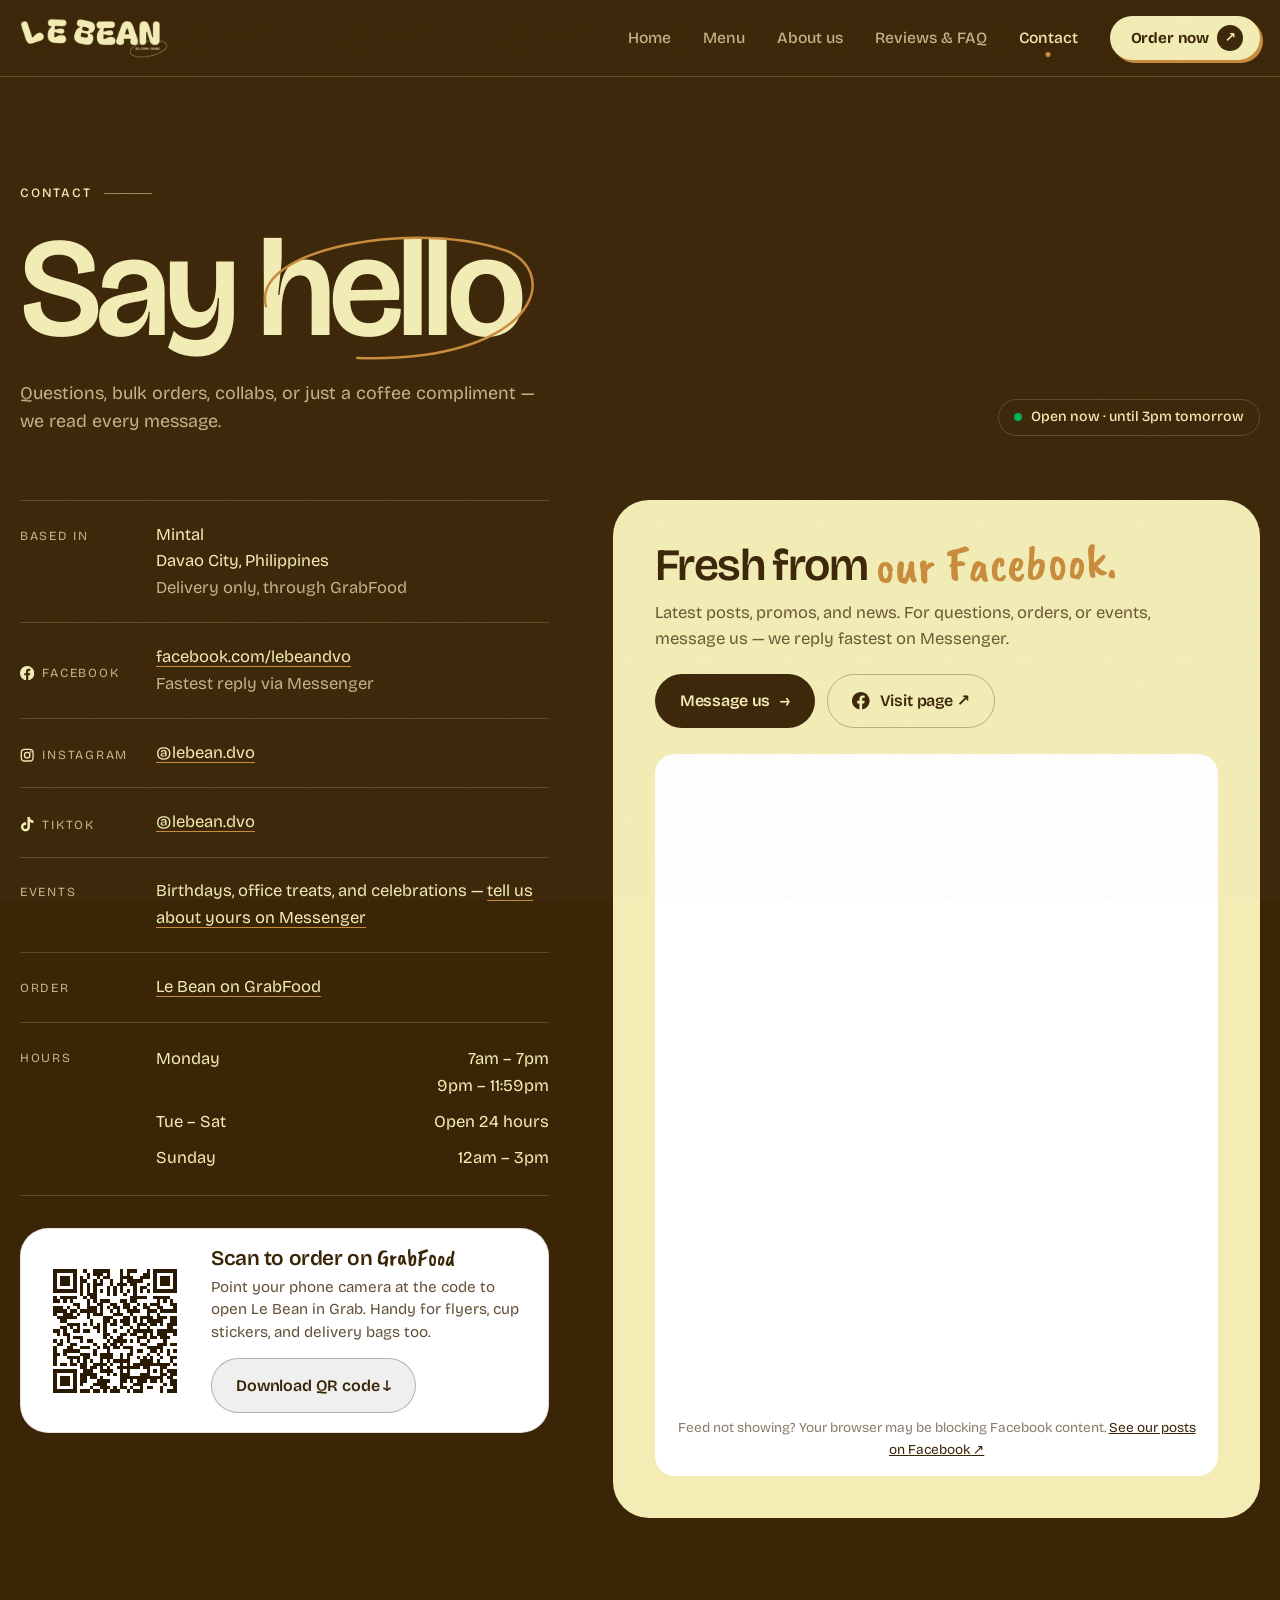
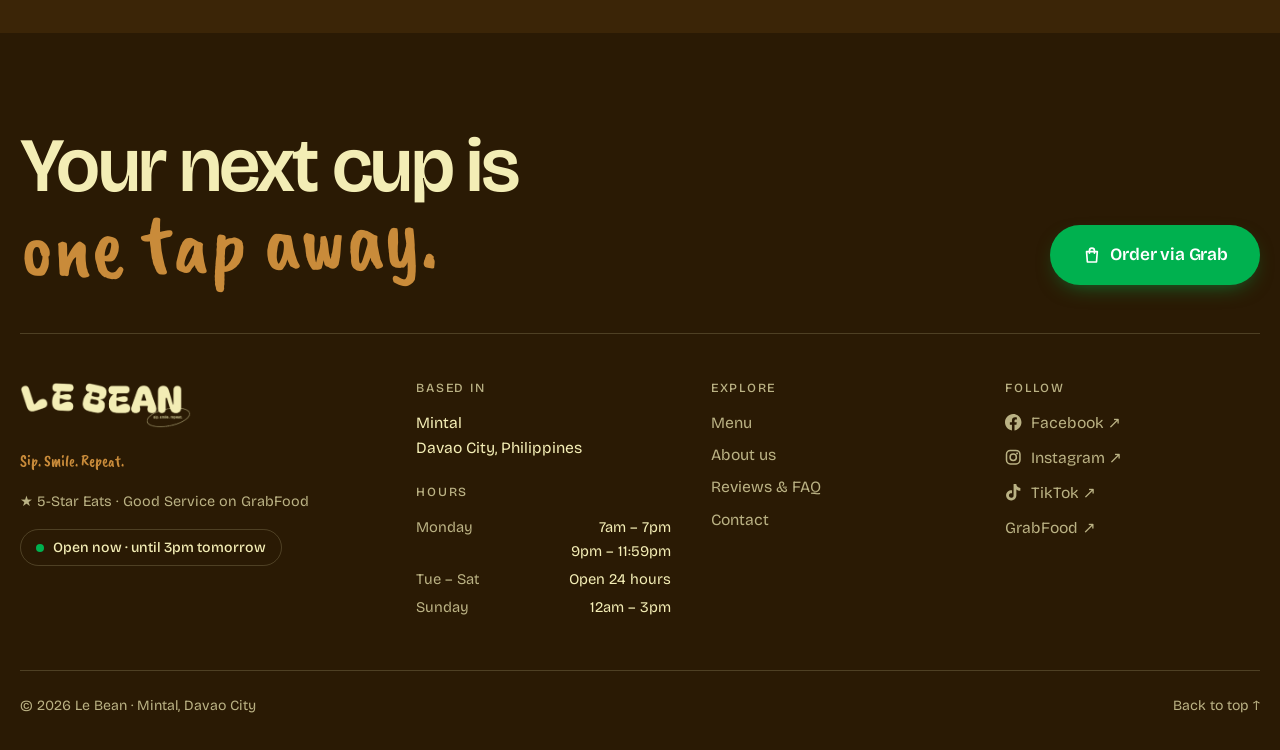
<file: contact.html>
<!DOCTYPE html><html lang="en-PH" class="no-js"><head>
  <meta charset="UTF-8">
  <meta name="viewport" content="width=device-width, initial-scale=1">
  <title>Contact | Le Bean Coffee, Mintal, Davao City</title>
  <meta name="description" content="Contact Le Bean in Mintal, Davao City: message us about orders and special events, see our opening hours, and catch our latest posts. Delivery via GrabFood.">
  <meta name="robots" content="index, follow, max-image-preview:large">
  <meta name="author" content="Le Bean">
  <meta name="theme-color" content="#3b2507">
  <meta name="format-detection" content="telephone=no">
  <meta name="geo.region" content="PH-DAS">
  <meta name="geo.placename" content="Mintal, Davao City">
  <link rel="canonical" href="https://lebean.coffee/contact.html">
  <meta property="og:url" content="https://lebean.coffee/contact.html">
  <meta property="og:type" content="website">
  <meta property="og:site_name" content="Le Bean">
  <meta property="og:locale" content="en_PH">
  <meta property="og:title" content="Contact | Le Bean Coffee, Mintal, Davao City">
  <meta property="og:description" content="Contact Le Bean in Mintal, Davao City: message us about orders and special events, see our opening hours, and catch our latest posts. Delivery via GrabFood.">
  <meta property="og:image" content="https://lebean.coffee/images/og-contact.jpg">
  <meta property="og:image:width" content="1200">
  <meta property="og:image:height" content="630">
  <meta property="og:image:alt" content="Contact Le Bean: message us on Messenger, order on GrabFood.">
  <meta name="twitter:card" content="summary_large_image">
  <meta name="twitter:title" content="Contact | Le Bean Coffee, Mintal, Davao City">
  <meta name="twitter:description" content="Contact Le Bean in Mintal, Davao City: message us about orders and special events, see our opening hours, and catch our latest posts. Delivery via GrabFood.">
  <meta name="twitter:image" content="https://lebean.coffee/images/og-contact.jpg">
  <meta name="twitter:image:alt" content="Contact Le Bean: message us on Messenger, order on GrabFood.">
  <link rel="icon" href="favicon.svg" type="image/svg+xml">
  <link rel="icon" href="favicon-32.png" sizes="32x32" type="image/png">
  <link rel="apple-touch-icon" href="apple-touch-icon.png">
  <link rel="preconnect" href="https://fonts.googleapis.com">
  <link rel="preconnect" href="https://fonts.gstatic.com" crossorigin="">
  <link href="https://fonts.googleapis.com/css2?family=Bricolage+Grotesque:opsz,wght@12..96,400;12..96,500;12..96,600;12..96,700&amp;family=Caveat+Brush&amp;family=Caveat:wght@500;600;700&amp;display=swap" rel="stylesheet">
  <link rel="stylesheet" href="css/style.css">
  <script type="application/ld+json" id="ld-business">
{
  "@context": "https://schema.org",
  "@type": "CafeOrCoffeeShop",
  "name": "Le Bean",
  "url": "https://lebean.coffee/",
  "slogan": "Sip. Smile. Repeat.",
  "description": "Coffee and comfort food spot in Mintal, Davao City serving lattes, tea refreshers, Filipino rice meals, and snacks. Available on GrabFood.",
  "servesCuisine": [
    "Coffee",
    "Filipino",
    "Snacks"
  ],
  "image": "https://lebean.coffee/images/og-banner.jpg",
  "logo": "https://lebean.coffee/images/brand/logo-bean.png",
  "hasMenu": "https://lebean.coffee/menu.html",
  "acceptsReservations": false,
  "areaServed": "Davao City",
  "potentialAction": {
    "@type": "OrderAction",
    "target": "https://food.grab.com/ph/en/restaurant/le-bean-dvo-mintal-delivery/2-C7MWLJEXV2VTGT"
  },
  "address": {
    "@type": "PostalAddress",
    "streetAddress": "Mintal",
    "addressLocality": "Davao City",
    "addressRegion": "Davao del Sur",
    "addressCountry": "PH"
  },
  "openingHoursSpecification": [
    {
      "@type": "OpeningHoursSpecification",
      "dayOfWeek": "Monday",
      "opens": "07:00",
      "closes": "19:00"
    },
    {
      "@type": "OpeningHoursSpecification",
      "dayOfWeek": "Monday",
      "opens": "21:00",
      "closes": "23:59"
    },
    {
      "@type": "OpeningHoursSpecification",
      "dayOfWeek": [
        "Tuesday",
        "Wednesday",
        "Thursday",
        "Friday",
        "Saturday"
      ],
      "opens": "00:00",
      "closes": "23:59"
    },
    {
      "@type": "OpeningHoursSpecification",
      "dayOfWeek": "Sunday",
      "opens": "00:00",
      "closes": "15:00"
    }
  ],
  "sameAs": [
    "https://www.facebook.com/lebeandvo",
    "https://www.instagram.com/lebean.dvo",
    "https://www.tiktok.com/@lebean.dvo",
    "https://food.grab.com/ph/en/restaurant/le-bean-dvo-mintal-delivery/2-C7MWLJEXV2VTGT"
  ]
}
  </script>
</head>
<body id="top">
  <div class="announce" data-render="announcement" role="region" aria-label="Announcement" hidden=""></div>
  <header class="site-header">
    <nav class="nav container" aria-label="Main">
      <a class="logo" href="index.html"><img src="images/brand/logo-cream.png" alt="Le Bean — Sip. Smile. Repeat." width="775" height="209"></a>
      <button class="nav-toggle" aria-label="Open menu" aria-expanded="false"><span></span><span></span></button>
      <div class="nav-links">
        <a href="index.html">Home</a>
        <a href="menu.html">Menu</a>
        <a href="about.html">About us</a>
        <a href="reviews.html">Reviews &amp; FAQ</a>
        <a href="contact.html" aria-current="page">Contact</a>
        <a class="nav-order" href="https://food.grab.com/ph/en/restaurant/le-bean-dvo-mintal-delivery/2-C7MWLJEXV2VTGT" data-href="grab" target="_blank" rel="noopener"><span>Order now</span><span class="arrow" aria-hidden="true">↗</span></a>
        <div class="nav-social"><a href="https://www.facebook.com/lebeandvo" data-href="facebook" target="_blank" rel="noopener"><svg class="soc-ico" viewBox="0 0 24 24" aria-hidden="true"><path fill="currentColor" d="M24 12.07C24 5.41 18.63 0 12 0S0 5.4 0 12.07C0 18.1 4.39 23.1 10.13 24v-8.44H7.08v-3.49h3.04V9.41c0-3.02 1.8-4.7 4.54-4.7 1.31 0 2.68.24 2.68.24v2.97h-1.5c-1.5 0-1.96.93-1.96 1.89v2.26h3.32l-.53 3.5h-2.8V24C19.62 23.1 24 18.1 24 12.07"></path></svg><span>Facebook</span></a> <a href="https://www.instagram.com/lebean.dvo" data-href="instagram" target="_blank" rel="noopener"><svg class="soc-ico" viewBox="0 0 24 24" aria-hidden="true"><rect x="2.2" y="2.2" width="19.6" height="19.6" rx="5.6" fill="none" stroke="currentColor" stroke-width="2.2"></rect><circle cx="12" cy="12" r="4.6" fill="none" stroke="currentColor" stroke-width="2.2"></circle><circle cx="17.6" cy="6.4" r="1.4" fill="currentColor"></circle></svg><span>Instagram</span></a> <a href="https://www.tiktok.com/@lebean.dvo" data-href="tiktok" target="_blank" rel="noopener"><svg class="soc-ico" viewBox="0 0 24 24" aria-hidden="true"><path fill="currentColor" d="M12.53.02c1.31-.02 2.61-.01 3.91-.02.08 1.53.63 3.09 1.75 4.17 1.12 1.11 2.7 1.62 4.24 1.79v4.03c-1.44-.05-2.89-.35-4.2-.97-.57-.26-1.1-.59-1.62-.93-.01 2.92.01 5.84-.02 8.75-.08 1.4-.54 2.79-1.35 3.94-1.31 1.92-3.58 3.17-5.91 3.21-1.43.08-2.86-.31-4.08-1.03-2.02-1.19-3.44-3.37-3.65-5.71-.02-.5-.03-1-.01-1.49.18-1.9 1.12-3.72 2.58-4.96 1.66-1.44 3.98-2.13 6.15-1.72.02 1.48-.04 2.96-.04 4.44-.99-.32-2.15-.23-3.02.37-.63.41-1.11 1.04-1.36 1.75-.21.51-.15 1.07-.14 1.61.24 1.64 1.82 3.02 3.5 2.87 1.12-.01 2.19-.66 2.77-1.61.19-.33.4-.67.41-1.06.1-1.79.06-3.57.07-5.36.01-4.03-.01-8.05.02-12.07z"></path></svg><span>TikTok</span></a></div>
      </div>
    </nav>
  </header>

  <main>
    <section class="page-hero">
      <div class="container page-hero-row">
        <div>
          <p class="label reveal" data-copy="contact.label">Contact</p>
          <h1 class="reveal" data-delay="1" data-copy="contact.title">Say <span class="oval">hello</span></h1>
          <p class="lead reveal" data-delay="2" data-copy="contact.lead">Questions, bulk orders, collabs, or just a coffee compliment — we read every message.</p>
        </div>
        <span class="open-status reveal" data-delay="3"></span>
      </div>
    </section>

    <section class="section section--tight">
      <div class="container contact-grid">
        <div class="reveal">
          <ul class="contact-list">
            <li><span class="k">Based in</span><div><span data-render="address">Mintal<br>Davao City, Philippines</span><br><span class="muted">Delivery only, through GrabFood</span></div></li>
            <li><span class="k soc-k"><svg class="soc-ico" viewBox="0 0 24 24" aria-hidden="true"><path fill="currentColor" d="M24 12.07C24 5.41 18.63 0 12 0S0 5.4 0 12.07C0 18.1 4.39 23.1 10.13 24v-8.44H7.08v-3.49h3.04V9.41c0-3.02 1.8-4.7 4.54-4.7 1.31 0 2.68.24 2.68.24v2.97h-1.5c-1.5 0-1.96.93-1.96 1.89v2.26h3.32l-.53 3.5h-2.8V24C19.62 23.1 24 18.1 24 12.07"></path></svg>Facebook</span><div><a href="https://www.facebook.com/lebeandvo" data-href="facebook" target="_blank" rel="noopener"><span data-bind="handles.facebook">facebook.com/lebeandvo</span></a><br><span class="muted" data-copy="contact.fbNote">Fastest reply via Messenger</span></div></li>
            <li><span class="k soc-k"><svg class="soc-ico" viewBox="0 0 24 24" aria-hidden="true"><rect x="2.2" y="2.2" width="19.6" height="19.6" rx="5.6" fill="none" stroke="currentColor" stroke-width="2.2"></rect><circle cx="12" cy="12" r="4.6" fill="none" stroke="currentColor" stroke-width="2.2"></circle><circle cx="17.6" cy="6.4" r="1.4" fill="currentColor"></circle></svg>Instagram</span><div><a href="https://www.instagram.com/lebean.dvo" data-href="instagram" target="_blank" rel="noopener"><span data-bind="handles.instagram">@lebean.dvo</span></a></div></li>
            <li><span class="k soc-k"><svg class="soc-ico" viewBox="0 0 24 24" aria-hidden="true"><path fill="currentColor" d="M12.53.02c1.31-.02 2.61-.01 3.91-.02.08 1.53.63 3.09 1.75 4.17 1.12 1.11 2.7 1.62 4.24 1.79v4.03c-1.44-.05-2.89-.35-4.2-.97-.57-.26-1.1-.59-1.62-.93-.01 2.92.01 5.84-.02 8.75-.08 1.4-.54 2.79-1.35 3.94-1.31 1.92-3.58 3.17-5.91 3.21-1.43.08-2.86-.31-4.08-1.03-2.02-1.19-3.44-3.37-3.65-5.71-.02-.5-.03-1-.01-1.49.18-1.9 1.12-3.72 2.58-4.96 1.66-1.44 3.98-2.13 6.15-1.72.02 1.48-.04 2.96-.04 4.44-.99-.32-2.15-.23-3.02.37-.63.41-1.11 1.04-1.36 1.75-.21.51-.15 1.07-.14 1.61.24 1.64 1.82 3.02 3.5 2.87 1.12-.01 2.19-.66 2.77-1.61.19-.33.4-.67.41-1.06.1-1.79.06-3.57.07-5.36.01-4.03-.01-8.05.02-12.07z"></path></svg>TikTok</span><div><a href="https://www.tiktok.com/@lebean.dvo" data-href="tiktok" target="_blank" rel="noopener"><span data-bind="handles.tiktok">@lebean.dvo</span></a></div></li>
            <li><span class="k">Events</span><div data-copy="contact.eventsText">Birthdays, office treats, and celebrations — <a href="https://m.me/lebeandvo" target="_blank" rel="noopener">tell us about yours on Messenger</a></div></li>
            <li><span class="k">Order</span><div><a href="https://food.grab.com/ph/en/restaurant/le-bean-dvo-mintal-delivery/2-C7MWLJEXV2VTGT" data-href="grab" target="_blank" rel="noopener">Le Bean on GrabFood</a></div></li>
            <li><span class="k">Hours</span><div>
              <table class="hours" data-render="hours"><tbody><tr><td>Monday</td><td>7am – 7pm<br>9pm – 11:59pm</td></tr><tr><td>Tue – Sat</td><td>Open 24 hours</td></tr><tr><td>Sunday</td><td>12am – 3pm</td></tr></tbody></table>
            </div></li>
          </ul>
          <div class="qr-card">
            <div class="qr-code" data-qr="grab"><svg xmlns="http://www.w3.org/2000/svg" viewBox="0 0 45 45" shape-rendering="crispEdges" role="img" aria-label="QR code"><rect width="100%" height="100%" fill="#fff"></rect><path fill="#2a1a04" d="M4 4h1v1h-1zM5 4h1v1h-1zM6 4h1v1h-1zM7 4h1v1h-1zM8 4h1v1h-1zM9 4h1v1h-1zM10 4h1v1h-1zM13 4h1v1h-1zM16 4h1v1h-1zM17 4h1v1h-1zM18 4h1v1h-1zM19 4h1v1h-1zM20 4h1v1h-1zM24 4h1v1h-1zM26 4h1v1h-1zM27 4h1v1h-1zM28 4h1v1h-1zM32 4h1v1h-1zM34 4h1v1h-1zM35 4h1v1h-1zM36 4h1v1h-1zM37 4h1v1h-1zM38 4h1v1h-1zM39 4h1v1h-1zM40 4h1v1h-1zM4 5h1v1h-1zM10 5h1v1h-1zM14 5h1v1h-1zM16 5h1v1h-1zM17 5h1v1h-1zM18 5h1v1h-1zM20 5h1v1h-1zM24 5h1v1h-1zM26 5h1v1h-1zM31 5h1v1h-1zM32 5h1v1h-1zM34 5h1v1h-1zM40 5h1v1h-1zM4 6h1v1h-1zM6 6h1v1h-1zM7 6h1v1h-1zM8 6h1v1h-1zM10 6h1v1h-1zM12 6h1v1h-1zM14 6h1v1h-1zM17 6h1v1h-1zM19 6h1v1h-1zM20 6h1v1h-1zM24 6h1v1h-1zM25 6h1v1h-1zM26 6h1v1h-1zM27 6h1v1h-1zM30 6h1v1h-1zM31 6h1v1h-1zM32 6h1v1h-1zM34 6h1v1h-1zM36 6h1v1h-1zM37 6h1v1h-1zM38 6h1v1h-1zM40 6h1v1h-1zM4 7h1v1h-1zM6 7h1v1h-1zM7 7h1v1h-1zM8 7h1v1h-1zM10 7h1v1h-1zM12 7h1v1h-1zM13 7h1v1h-1zM16 7h1v1h-1zM18 7h1v1h-1zM21 7h1v1h-1zM24 7h1v1h-1zM26 7h1v1h-1zM27 7h1v1h-1zM28 7h1v1h-1zM29 7h1v1h-1zM30 7h1v1h-1zM34 7h1v1h-1zM36 7h1v1h-1zM37 7h1v1h-1zM38 7h1v1h-1zM40 7h1v1h-1zM4 8h1v1h-1zM6 8h1v1h-1zM7 8h1v1h-1zM8 8h1v1h-1zM10 8h1v1h-1zM12 8h1v1h-1zM14 8h1v1h-1zM16 8h1v1h-1zM17 8h1v1h-1zM18 8h1v1h-1zM21 8h1v1h-1zM23 8h1v1h-1zM24 8h1v1h-1zM25 8h1v1h-1zM27 8h1v1h-1zM28 8h1v1h-1zM32 8h1v1h-1zM34 8h1v1h-1zM36 8h1v1h-1zM37 8h1v1h-1zM38 8h1v1h-1zM40 8h1v1h-1zM4 9h1v1h-1zM10 9h1v1h-1zM12 9h1v1h-1zM14 9h1v1h-1zM16 9h1v1h-1zM20 9h1v1h-1zM22 9h1v1h-1zM24 9h1v1h-1zM28 9h1v1h-1zM30 9h1v1h-1zM31 9h1v1h-1zM34 9h1v1h-1zM40 9h1v1h-1zM4 10h1v1h-1zM5 10h1v1h-1zM6 10h1v1h-1zM7 10h1v1h-1zM8 10h1v1h-1zM9 10h1v1h-1zM10 10h1v1h-1zM12 10h1v1h-1zM14 10h1v1h-1zM16 10h1v1h-1zM18 10h1v1h-1zM20 10h1v1h-1zM22 10h1v1h-1zM24 10h1v1h-1zM26 10h1v1h-1zM28 10h1v1h-1zM30 10h1v1h-1zM32 10h1v1h-1zM34 10h1v1h-1zM35 10h1v1h-1zM36 10h1v1h-1zM37 10h1v1h-1zM38 10h1v1h-1zM39 10h1v1h-1zM40 10h1v1h-1zM12 11h1v1h-1zM14 11h1v1h-1zM15 11h1v1h-1zM16 11h1v1h-1zM20 11h1v1h-1zM22 11h1v1h-1zM25 11h1v1h-1zM28 11h1v1h-1zM4 12h1v1h-1zM6 12h1v1h-1zM7 12h1v1h-1zM8 12h1v1h-1zM9 12h1v1h-1zM10 12h1v1h-1zM13 12h1v1h-1zM15 12h1v1h-1zM16 12h1v1h-1zM27 12h1v1h-1zM28 12h1v1h-1zM29 12h1v1h-1zM30 12h1v1h-1zM31 12h1v1h-1zM34 12h1v1h-1zM35 12h1v1h-1zM36 12h1v1h-1zM37 12h1v1h-1zM38 12h1v1h-1zM4 13h1v1h-1zM5 13h1v1h-1zM7 13h1v1h-1zM9 13h1v1h-1zM14 13h1v1h-1zM16 13h1v1h-1zM18 13h1v1h-1zM19 13h1v1h-1zM20 13h1v1h-1zM24 13h1v1h-1zM25 13h1v1h-1zM27 13h1v1h-1zM28 13h1v1h-1zM35 13h1v1h-1zM37 13h1v1h-1zM39 13h1v1h-1zM10 14h1v1h-1zM11 14h1v1h-1zM14 14h1v1h-1zM17 14h1v1h-1zM18 14h1v1h-1zM21 14h1v1h-1zM22 14h1v1h-1zM25 14h1v1h-1zM26 14h1v1h-1zM29 14h1v1h-1zM31 14h1v1h-1zM33 14h1v1h-1zM34 14h1v1h-1zM35 14h1v1h-1zM39 14h1v1h-1zM40 14h1v1h-1zM4 15h1v1h-1zM5 15h1v1h-1zM6 15h1v1h-1zM8 15h1v1h-1zM11 15h1v1h-1zM14 15h1v1h-1zM15 15h1v1h-1zM16 15h1v1h-1zM18 15h1v1h-1zM20 15h1v1h-1zM22 15h1v1h-1zM23 15h1v1h-1zM25 15h1v1h-1zM26 15h1v1h-1zM28 15h1v1h-1zM31 15h1v1h-1zM32 15h1v1h-1zM35 15h1v1h-1zM36 15h1v1h-1zM40 15h1v1h-1zM4 16h1v1h-1zM5 16h1v1h-1zM6 16h1v1h-1zM7 16h1v1h-1zM9 16h1v1h-1zM10 16h1v1h-1zM12 16h1v1h-1zM13 16h1v1h-1zM14 16h1v1h-1zM15 16h1v1h-1zM16 16h1v1h-1zM18 16h1v1h-1zM21 16h1v1h-1zM23 16h1v1h-1zM26 16h1v1h-1zM27 16h1v1h-1zM28 16h1v1h-1zM29 16h1v1h-1zM32 16h1v1h-1zM33 16h1v1h-1zM34 16h1v1h-1zM36 16h1v1h-1zM37 16h1v1h-1zM38 16h1v1h-1zM39 16h1v1h-1zM40 16h1v1h-1zM4 17h1v1h-1zM7 17h1v1h-1zM8 17h1v1h-1zM9 17h1v1h-1zM11 17h1v1h-1zM14 17h1v1h-1zM16 17h1v1h-1zM17 17h1v1h-1zM18 17h1v1h-1zM22 17h1v1h-1zM23 17h1v1h-1zM24 17h1v1h-1zM27 17h1v1h-1zM32 17h1v1h-1zM35 17h1v1h-1zM5 18h1v1h-1zM6 18h1v1h-1zM7 18h1v1h-1zM8 18h1v1h-1zM9 18h1v1h-1zM10 18h1v1h-1zM14 18h1v1h-1zM19 18h1v1h-1zM20 18h1v1h-1zM21 18h1v1h-1zM25 18h1v1h-1zM26 18h1v1h-1zM28 18h1v1h-1zM30 18h1v1h-1zM31 18h1v1h-1zM32 18h1v1h-1zM33 18h1v1h-1zM35 18h1v1h-1zM36 18h1v1h-1zM37 18h1v1h-1zM39 18h1v1h-1zM40 18h1v1h-1zM6 19h1v1h-1zM7 19h1v1h-1zM15 19h1v1h-1zM19 19h1v1h-1zM20 19h1v1h-1zM22 19h1v1h-1zM24 19h1v1h-1zM25 19h1v1h-1zM26 19h1v1h-1zM28 19h1v1h-1zM30 19h1v1h-1zM32 19h1v1h-1zM33 19h1v1h-1zM34 19h1v1h-1zM35 19h1v1h-1zM36 19h1v1h-1zM39 19h1v1h-1zM40 19h1v1h-1zM8 20h1v1h-1zM9 20h1v1h-1zM10 20h1v1h-1zM11 20h1v1h-1zM13 20h1v1h-1zM15 20h1v1h-1zM17 20h1v1h-1zM19 20h1v1h-1zM21 20h1v1h-1zM22 20h1v1h-1zM25 20h1v1h-1zM26 20h1v1h-1zM29 20h1v1h-1zM30 20h1v1h-1zM31 20h1v1h-1zM33 20h1v1h-1zM34 20h1v1h-1zM36 20h1v1h-1zM38 20h1v1h-1zM39 20h1v1h-1zM40 20h1v1h-1zM6 21h1v1h-1zM7 21h1v1h-1zM9 21h1v1h-1zM11 21h1v1h-1zM16 21h1v1h-1zM17 21h1v1h-1zM19 21h1v1h-1zM24 21h1v1h-1zM27 21h1v1h-1zM29 21h1v1h-1zM32 21h1v1h-1zM38 21h1v1h-1zM39 21h1v1h-1zM4 22h1v1h-1zM5 22h1v1h-1zM7 22h1v1h-1zM10 22h1v1h-1zM11 22h1v1h-1zM13 22h1v1h-1zM14 22h1v1h-1zM17 22h1v1h-1zM19 22h1v1h-1zM22 22h1v1h-1zM26 22h1v1h-1zM28 22h1v1h-1zM29 22h1v1h-1zM30 22h1v1h-1zM31 22h1v1h-1zM32 22h1v1h-1zM33 22h1v1h-1zM35 22h1v1h-1zM36 22h1v1h-1zM37 22h1v1h-1zM38 22h1v1h-1zM39 22h1v1h-1zM40 22h1v1h-1zM5 23h1v1h-1zM7 23h1v1h-1zM8 23h1v1h-1zM19 23h1v1h-1zM20 23h1v1h-1zM24 23h1v1h-1zM25 23h1v1h-1zM27 23h1v1h-1zM28 23h1v1h-1zM31 23h1v1h-1zM33 23h1v1h-1zM35 23h1v1h-1zM36 23h1v1h-1zM37 23h1v1h-1zM40 23h1v1h-1zM8 24h1v1h-1zM10 24h1v1h-1zM11 24h1v1h-1zM12 24h1v1h-1zM19 24h1v1h-1zM21 24h1v1h-1zM23 24h1v1h-1zM24 24h1v1h-1zM29 24h1v1h-1zM30 24h1v1h-1zM31 24h1v1h-1zM33 24h1v1h-1zM34 24h1v1h-1zM36 24h1v1h-1zM37 24h1v1h-1zM38 24h1v1h-1zM4 25h1v1h-1zM6 25h1v1h-1zM8 25h1v1h-1zM12 25h1v1h-1zM14 25h1v1h-1zM15 25h1v1h-1zM20 25h1v1h-1zM22 25h1v1h-1zM23 25h1v1h-1zM24 25h1v1h-1zM25 25h1v1h-1zM27 25h1v1h-1zM29 25h1v1h-1zM32 25h1v1h-1zM37 25h1v1h-1zM5 26h1v1h-1zM6 26h1v1h-1zM9 26h1v1h-1zM10 26h1v1h-1zM16 26h1v1h-1zM19 26h1v1h-1zM21 26h1v1h-1zM22 26h1v1h-1zM24 26h1v1h-1zM30 26h1v1h-1zM31 26h1v1h-1zM35 26h1v1h-1zM36 26h1v1h-1zM37 26h1v1h-1zM39 26h1v1h-1zM40 26h1v1h-1zM4 27h1v1h-1zM8 27h1v1h-1zM9 27h1v1h-1zM12 27h1v1h-1zM13 27h1v1h-1zM14 27h1v1h-1zM17 27h1v1h-1zM19 27h1v1h-1zM20 27h1v1h-1zM22 27h1v1h-1zM23 27h1v1h-1zM25 27h1v1h-1zM26 27h1v1h-1zM27 27h1v1h-1zM32 27h1v1h-1zM33 27h1v1h-1zM34 27h1v1h-1zM35 27h1v1h-1zM36 27h1v1h-1zM4 28h1v1h-1zM7 28h1v1h-1zM8 28h1v1h-1zM9 28h1v1h-1zM10 28h1v1h-1zM11 28h1v1h-1zM16 28h1v1h-1zM20 28h1v1h-1zM27 28h1v1h-1zM29 28h1v1h-1zM30 28h1v1h-1zM33 28h1v1h-1zM34 28h1v1h-1zM36 28h1v1h-1zM38 28h1v1h-1zM40 28h1v1h-1zM4 29h1v1h-1zM5 29h1v1h-1zM7 29h1v1h-1zM12 29h1v1h-1zM13 29h1v1h-1zM14 29h1v1h-1zM16 29h1v1h-1zM18 29h1v1h-1zM19 29h1v1h-1zM20 29h1v1h-1zM21 29h1v1h-1zM24 29h1v1h-1zM26 29h1v1h-1zM27 29h1v1h-1zM32 29h1v1h-1zM35 29h1v1h-1zM38 29h1v1h-1zM4 30h1v1h-1zM8 30h1v1h-1zM9 30h1v1h-1zM10 30h1v1h-1zM11 30h1v1h-1zM13 30h1v1h-1zM14 30h1v1h-1zM18 30h1v1h-1zM19 30h1v1h-1zM20 30h1v1h-1zM21 30h1v1h-1zM24 30h1v1h-1zM26 30h1v1h-1zM29 30h1v1h-1zM31 30h1v1h-1zM33 30h1v1h-1zM36 30h1v1h-1zM39 30h1v1h-1zM40 30h1v1h-1zM4 31h1v1h-1zM9 31h1v1h-1zM11 31h1v1h-1zM13 31h1v1h-1zM15 31h1v1h-1zM18 31h1v1h-1zM20 31h1v1h-1zM22 31h1v1h-1zM23 31h1v1h-1zM24 31h1v1h-1zM25 31h1v1h-1zM26 31h1v1h-1zM30 31h1v1h-1zM31 31h1v1h-1zM32 31h1v1h-1zM33 31h1v1h-1zM35 31h1v1h-1zM39 31h1v1h-1zM4 32h1v1h-1zM6 32h1v1h-1zM7 32h1v1h-1zM9 32h1v1h-1zM10 32h1v1h-1zM12 32h1v1h-1zM13 32h1v1h-1zM16 32h1v1h-1zM17 32h1v1h-1zM18 32h1v1h-1zM19 32h1v1h-1zM21 32h1v1h-1zM24 32h1v1h-1zM26 32h1v1h-1zM28 32h1v1h-1zM29 32h1v1h-1zM30 32h1v1h-1zM31 32h1v1h-1zM32 32h1v1h-1zM33 32h1v1h-1zM34 32h1v1h-1zM35 32h1v1h-1zM36 32h1v1h-1zM37 32h1v1h-1zM38 32h1v1h-1zM40 32h1v1h-1zM12 33h1v1h-1zM13 33h1v1h-1zM15 33h1v1h-1zM16 33h1v1h-1zM18 33h1v1h-1zM20 33h1v1h-1zM23 33h1v1h-1zM24 33h1v1h-1zM25 33h1v1h-1zM26 33h1v1h-1zM27 33h1v1h-1zM28 33h1v1h-1zM29 33h1v1h-1zM31 33h1v1h-1zM32 33h1v1h-1zM36 33h1v1h-1zM37 33h1v1h-1zM4 34h1v1h-1zM5 34h1v1h-1zM6 34h1v1h-1zM7 34h1v1h-1zM8 34h1v1h-1zM9 34h1v1h-1zM10 34h1v1h-1zM13 34h1v1h-1zM14 34h1v1h-1zM15 34h1v1h-1zM18 34h1v1h-1zM19 34h1v1h-1zM20 34h1v1h-1zM21 34h1v1h-1zM24 34h1v1h-1zM26 34h1v1h-1zM32 34h1v1h-1zM34 34h1v1h-1zM36 34h1v1h-1zM38 34h1v1h-1zM39 34h1v1h-1zM40 34h1v1h-1zM4 35h1v1h-1zM10 35h1v1h-1zM12 35h1v1h-1zM13 35h1v1h-1zM14 35h1v1h-1zM15 35h1v1h-1zM16 35h1v1h-1zM20 35h1v1h-1zM22 35h1v1h-1zM24 35h1v1h-1zM25 35h1v1h-1zM26 35h1v1h-1zM30 35h1v1h-1zM31 35h1v1h-1zM32 35h1v1h-1zM36 35h1v1h-1zM37 35h1v1h-1zM39 35h1v1h-1zM40 35h1v1h-1zM4 36h1v1h-1zM6 36h1v1h-1zM7 36h1v1h-1zM8 36h1v1h-1zM10 36h1v1h-1zM12 36h1v1h-1zM13 36h1v1h-1zM15 36h1v1h-1zM16 36h1v1h-1zM18 36h1v1h-1zM24 36h1v1h-1zM25 36h1v1h-1zM26 36h1v1h-1zM27 36h1v1h-1zM28 36h1v1h-1zM29 36h1v1h-1zM30 36h1v1h-1zM31 36h1v1h-1zM32 36h1v1h-1zM33 36h1v1h-1zM34 36h1v1h-1zM35 36h1v1h-1zM36 36h1v1h-1zM38 36h1v1h-1zM39 36h1v1h-1zM4 37h1v1h-1zM6 37h1v1h-1zM7 37h1v1h-1zM8 37h1v1h-1zM10 37h1v1h-1zM12 37h1v1h-1zM13 37h1v1h-1zM17 37h1v1h-1zM18 37h1v1h-1zM19 37h1v1h-1zM20 37h1v1h-1zM24 37h1v1h-1zM25 37h1v1h-1zM27 37h1v1h-1zM29 37h1v1h-1zM30 37h1v1h-1zM31 37h1v1h-1zM33 37h1v1h-1zM34 37h1v1h-1zM36 37h1v1h-1zM39 37h1v1h-1zM40 37h1v1h-1zM4 38h1v1h-1zM6 38h1v1h-1zM7 38h1v1h-1zM8 38h1v1h-1zM10 38h1v1h-1zM12 38h1v1h-1zM16 38h1v1h-1zM17 38h1v1h-1zM18 38h1v1h-1zM19 38h1v1h-1zM24 38h1v1h-1zM28 38h1v1h-1zM29 38h1v1h-1zM30 38h1v1h-1zM37 38h1v1h-1zM39 38h1v1h-1zM40 38h1v1h-1zM4 39h1v1h-1zM10 39h1v1h-1zM15 39h1v1h-1zM18 39h1v1h-1zM19 39h1v1h-1zM20 39h1v1h-1zM22 39h1v1h-1zM24 39h1v1h-1zM25 39h1v1h-1zM27 39h1v1h-1zM30 39h1v1h-1zM32 39h1v1h-1zM33 39h1v1h-1zM36 39h1v1h-1zM40 39h1v1h-1zM4 40h1v1h-1zM5 40h1v1h-1zM6 40h1v1h-1zM7 40h1v1h-1zM8 40h1v1h-1zM9 40h1v1h-1zM10 40h1v1h-1zM12 40h1v1h-1zM13 40h1v1h-1zM14 40h1v1h-1zM16 40h1v1h-1zM17 40h1v1h-1zM19 40h1v1h-1zM21 40h1v1h-1zM22 40h1v1h-1zM23 40h1v1h-1zM26 40h1v1h-1zM28 40h1v1h-1zM29 40h1v1h-1zM30 40h1v1h-1zM36 40h1v1h-1zM38 40h1v1h-1zM39 40h1v1h-1zM40 40h1v1h-1z"></path></svg></div>
            <div class="qr-body">
              <h3 data-copy="contact.qrTitle">Scan to order on <span class="hand">GrabFood</span></h3>
              <p data-copy="contact.qrText">Point your phone camera at the code to open Le Bean in Grab. Handy for flyers, cup stickers, and delivery bags too.</p>
              <button class="btn btn--line-bean" type="button" data-qr-download="grab">Download QR code ↓</button>
            </div>
          </div>
        </div>

        <div class="fb-card reveal" id="message-us" data-delay="1">
          <div class="fb-card-head">
            <div>
              <h2 data-copy="contact.feedTitle">Fresh from <span class="hand">our Facebook.</span></h2>
              <p data-copy="contact.feedText">Latest posts, promos, and news. For questions, orders, or events, message us — we reply fastest on Messenger.</p>
            </div>
            <div class="btn-row">
              <a class="btn btn--bean" href="https://m.me/lebeandvo" data-href="messenger" target="_blank" rel="noopener">Message us <span class="arrow">→</span></a>
              <a class="btn btn--line-bean" href="https://www.facebook.com/lebeandvo" data-href="facebook" target="_blank" rel="noopener"><svg class="soc-ico" viewBox="0 0 24 24" aria-hidden="true"><path fill="currentColor" d="M24 12.07C24 5.41 18.63 0 12 0S0 5.4 0 12.07C0 18.1 4.39 23.1 10.13 24v-8.44H7.08v-3.49h3.04V9.41c0-3.02 1.8-4.7 4.54-4.7 1.31 0 2.68.24 2.68.24v2.97h-1.5c-1.5 0-1.96.93-1.96 1.89v2.26h3.32l-.53 3.5h-2.8V24C19.62 23.1 24 18.1 24 12.07"></path></svg>Visit page ↗</a>
            </div>
          </div>
          <div class="fb-embed" data-fb-page="https://www.facebook.com/lebeandvo">
            <iframe title="Le Bean on Facebook" data-src="https://www.facebook.com/plugins/page.php?href=https%3A%2F%2Fwww.facebook.com%2Flebeandvo&amp;tabs=timeline&amp;width=340&amp;height=640&amp;small_header=true&amp;adapt_container_width=true&amp;hide_cover=true&amp;show_facepile=false" width="340" height="640" style="border:none;overflow:hidden" scrolling="no" frameborder="0" allowfullscreen="true" allow="autoplay; clipboard-write; encrypted-media; picture-in-picture; web-share" loading="lazy"></iframe>
            <p class="fb-fallback">Feed not showing? Your browser may be blocking Facebook content. <a href="https://www.facebook.com/lebeandvo" data-href="facebook" target="_blank" rel="noopener">See our posts on Facebook ↗</a></p>
          </div>
        </div>
      </div>
    </section>
  </main>

  <footer class="site-footer">
    <div class="container">
      <div class="footer-top">
        <h2 data-copy="footer.title">Your next cup is<br><span class="hand">one tap away.</span></h2>
        <div class="btn-row">
          <a class="btn-grab btn-grab--lg" href="https://food.grab.com/ph/en/restaurant/le-bean-dvo-mintal-delivery/2-C7MWLJEXV2VTGT" data-href="grab" target="_blank" rel="noopener"><svg class="grab-ico" viewBox="0 0 24 24" aria-hidden="true"><path d="M5.5 8h13l-1 12.5h-11L5.5 8Z"></path><path d="M9 10V6.8a3 3 0 0 1 6 0V10"></path></svg><span>Order via Grab</span></a>
        </div>
      </div>
      <div class="footer-grid">
        <div>
          <a class="logo" href="index.html"><img src="images/brand/logo-cream.png" alt="Le Bean" width="775" height="209" loading="lazy"></a>
          <p class="footer-tag" data-copy="footer.tagline">Sip. Smile. Repeat.</p>
          <p class="muted" style="font-size:.9rem;margin-bottom:1rem" data-copy="footer.recognition">★ 5-Star Eats · Good Service on GrabFood</p>
          <span class="open-status"></span>
        </div>
        <div>
          <h4>Based in</h4>
          <p><span data-render="address">Mintal<br>Davao City, Philippines</span></p>
          <h4 style="margin-top:1.6rem">Hours</h4>
          <table class="hours" data-render="hours"><tbody><tr><td>Monday</td><td>7am – 7pm<br>9pm – 11:59pm</td></tr><tr><td>Tue – Sat</td><td>Open 24 hours</td></tr><tr><td>Sunday</td><td>12am – 3pm</td></tr></tbody></table>
        </div>
        <div>
          <h4>Explore</h4>
          <ul class="footer-links">
            <li><a href="menu.html">Menu</a></li>
            <li><a href="about.html">About us</a></li>
            <li><a href="reviews.html">Reviews &amp; FAQ</a></li>
            <li><a href="contact.html">Contact</a></li>
          </ul>
        </div>
        <div>
          <h4>Follow</h4>
          <ul class="footer-links">
            <li><a class="soc-link" href="https://www.facebook.com/lebeandvo" data-href="facebook" target="_blank" rel="noopener"><svg class="soc-ico" viewBox="0 0 24 24" aria-hidden="true"><path fill="currentColor" d="M24 12.07C24 5.41 18.63 0 12 0S0 5.4 0 12.07C0 18.1 4.39 23.1 10.13 24v-8.44H7.08v-3.49h3.04V9.41c0-3.02 1.8-4.7 4.54-4.7 1.31 0 2.68.24 2.68.24v2.97h-1.5c-1.5 0-1.96.93-1.96 1.89v2.26h3.32l-.53 3.5h-2.8V24C19.62 23.1 24 18.1 24 12.07"></path></svg><span>Facebook ↗</span></a></li>
            <li><a class="soc-link" href="https://www.instagram.com/lebean.dvo" data-href="instagram" target="_blank" rel="noopener"><svg class="soc-ico" viewBox="0 0 24 24" aria-hidden="true"><rect x="2.2" y="2.2" width="19.6" height="19.6" rx="5.6" fill="none" stroke="currentColor" stroke-width="2.2"></rect><circle cx="12" cy="12" r="4.6" fill="none" stroke="currentColor" stroke-width="2.2"></circle><circle cx="17.6" cy="6.4" r="1.4" fill="currentColor"></circle></svg><span>Instagram ↗</span></a></li>
            <li><a class="soc-link" href="https://www.tiktok.com/@lebean.dvo" data-href="tiktok" target="_blank" rel="noopener"><svg class="soc-ico" viewBox="0 0 24 24" aria-hidden="true"><path fill="currentColor" d="M12.53.02c1.31-.02 2.61-.01 3.91-.02.08 1.53.63 3.09 1.75 4.17 1.12 1.11 2.7 1.62 4.24 1.79v4.03c-1.44-.05-2.89-.35-4.2-.97-.57-.26-1.1-.59-1.62-.93-.01 2.92.01 5.84-.02 8.75-.08 1.4-.54 2.79-1.35 3.94-1.31 1.92-3.58 3.17-5.91 3.21-1.43.08-2.86-.31-4.08-1.03-2.02-1.19-3.44-3.37-3.65-5.71-.02-.5-.03-1-.01-1.49.18-1.9 1.12-3.72 2.58-4.96 1.66-1.44 3.98-2.13 6.15-1.72.02 1.48-.04 2.96-.04 4.44-.99-.32-2.15-.23-3.02.37-.63.41-1.11 1.04-1.36 1.75-.21.51-.15 1.07-.14 1.61.24 1.64 1.82 3.02 3.5 2.87 1.12-.01 2.19-.66 2.77-1.61.19-.33.4-.67.41-1.06.1-1.79.06-3.57.07-5.36.01-4.03-.01-8.05.02-12.07z"></path></svg><span>TikTok ↗</span></a></li>
            <li><a href="https://food.grab.com/ph/en/restaurant/le-bean-dvo-mintal-delivery/2-C7MWLJEXV2VTGT" data-href="grab" target="_blank" rel="noopener">GrabFood ↗</a></li>
          </ul>
        </div>
      </div>
      <div class="footer-bottom">
        <span>© <span data-year="">2026</span> Le Bean · Mintal, Davao City</span>
        <a href="#top">Back to top ↑</a>
      </div>
    </div>
  </footer>

  <script src="config.js"></script>
  <script src="js/main.js"></script>







</body></html>
</file>
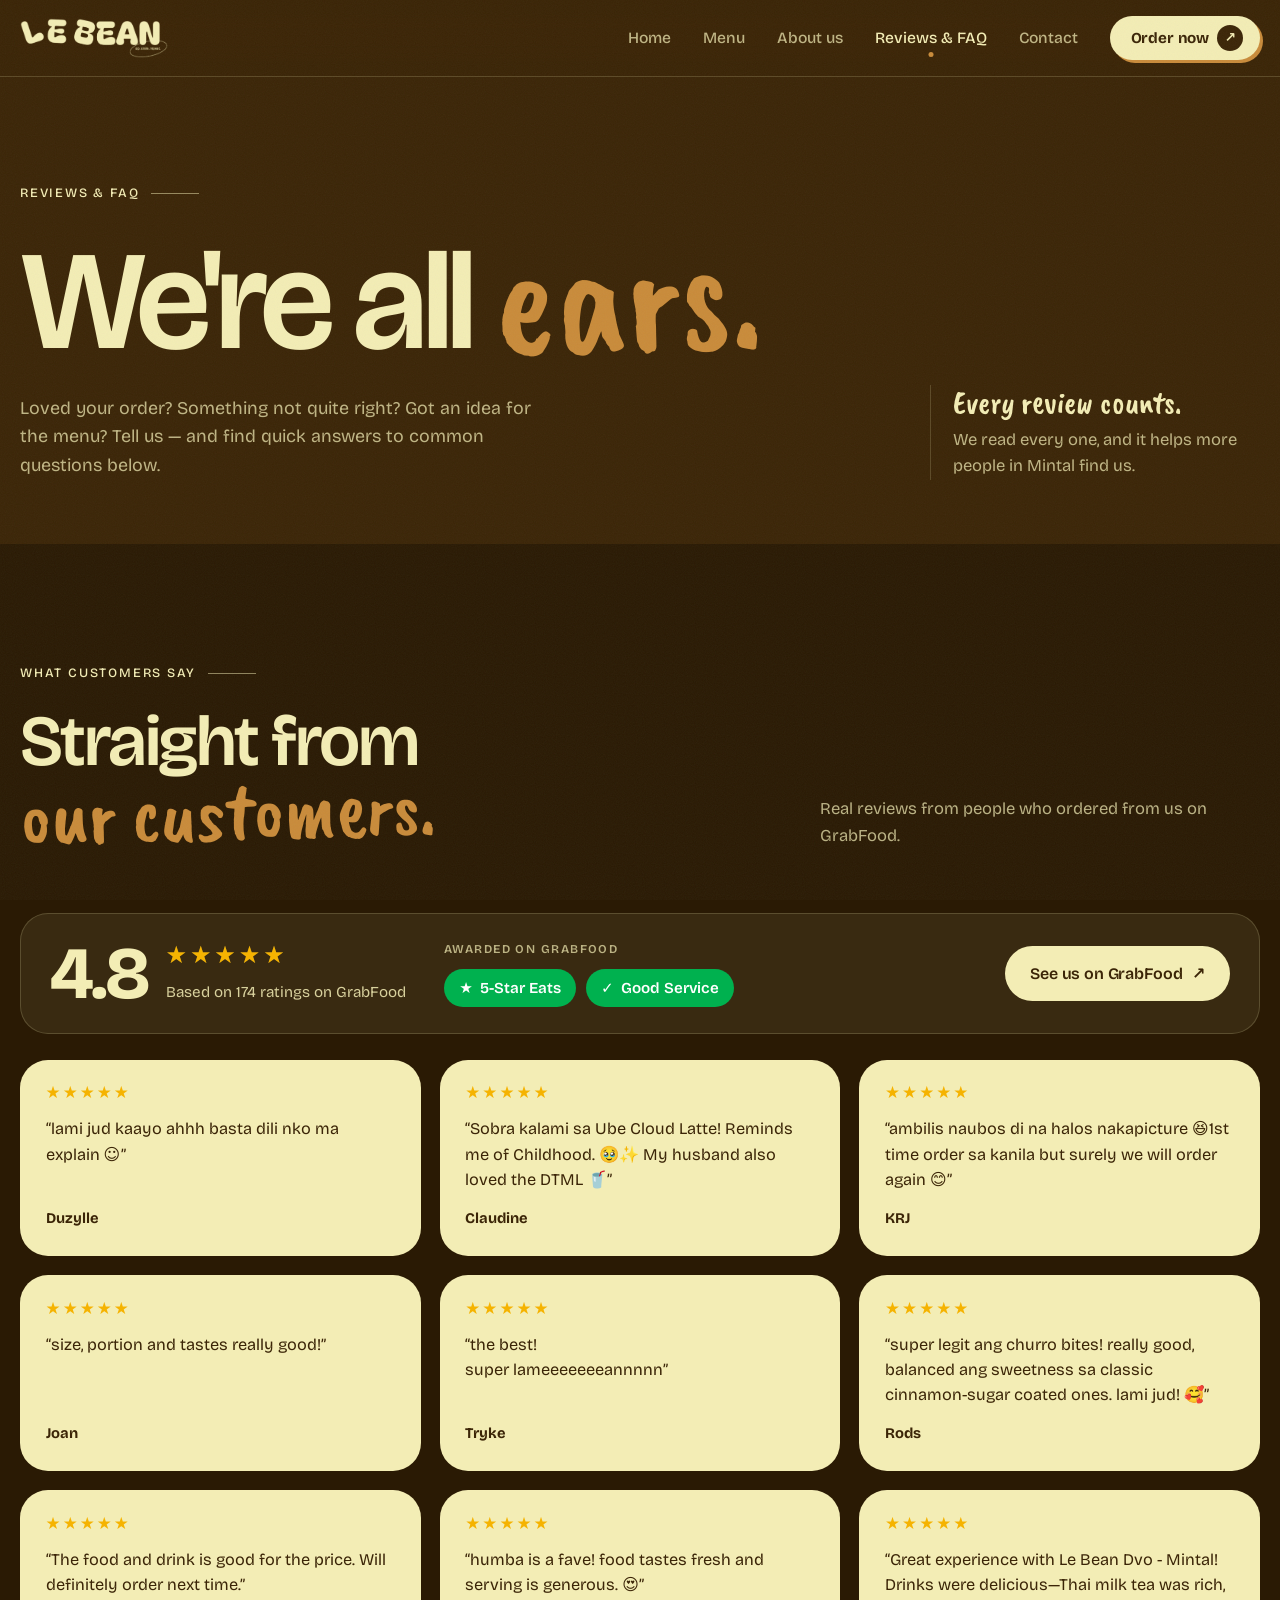
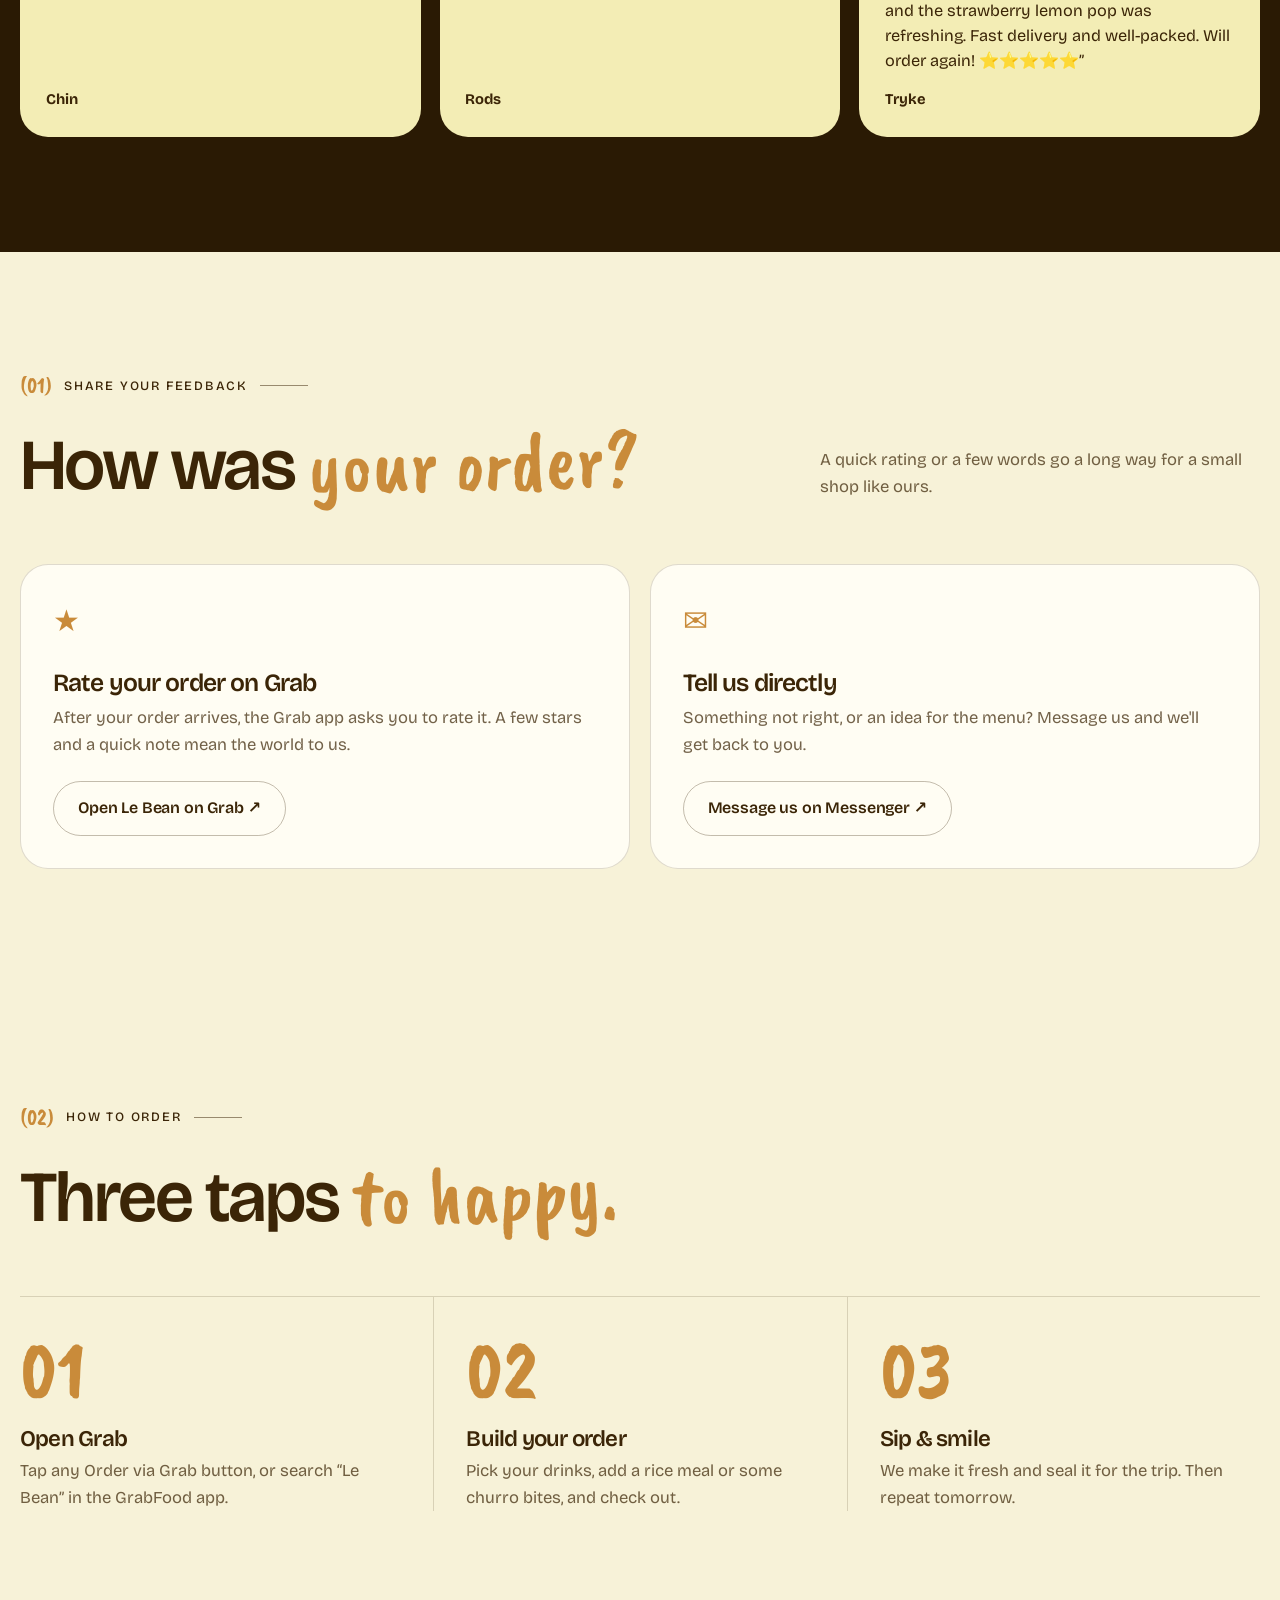
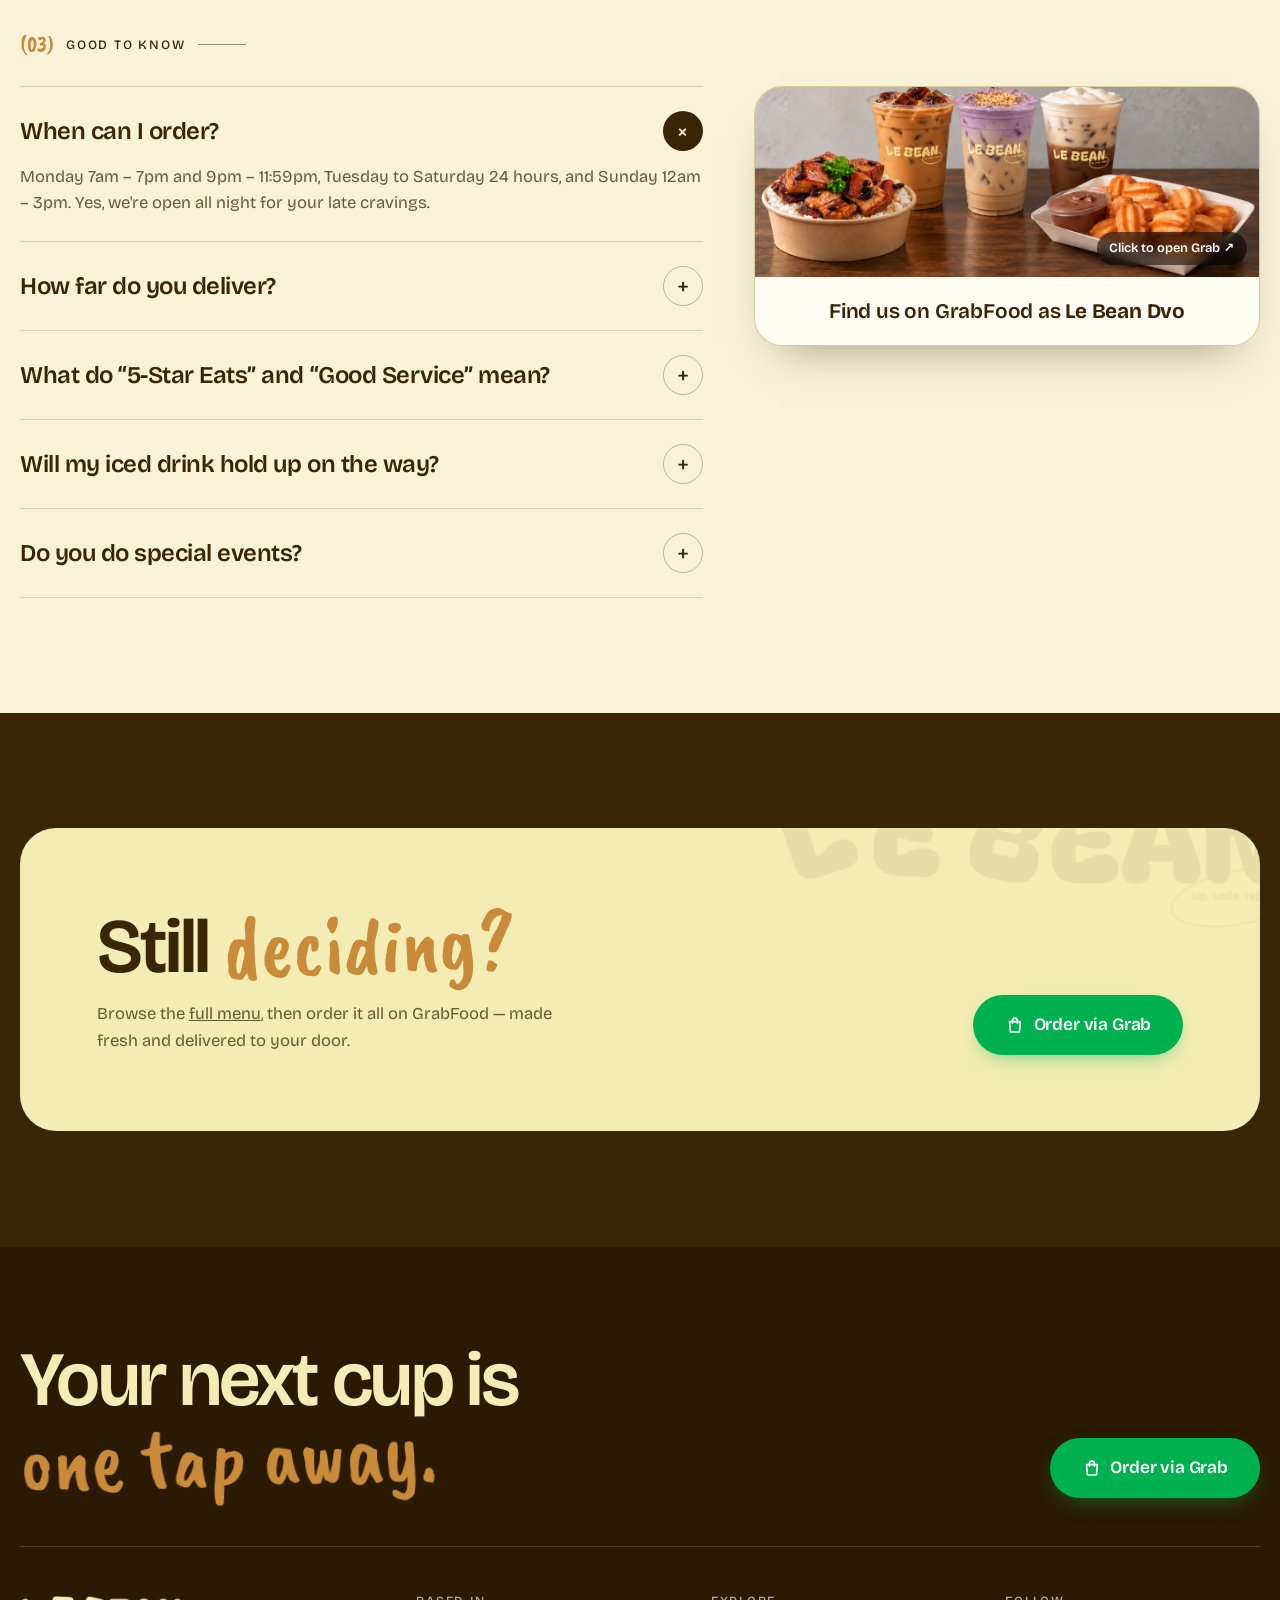
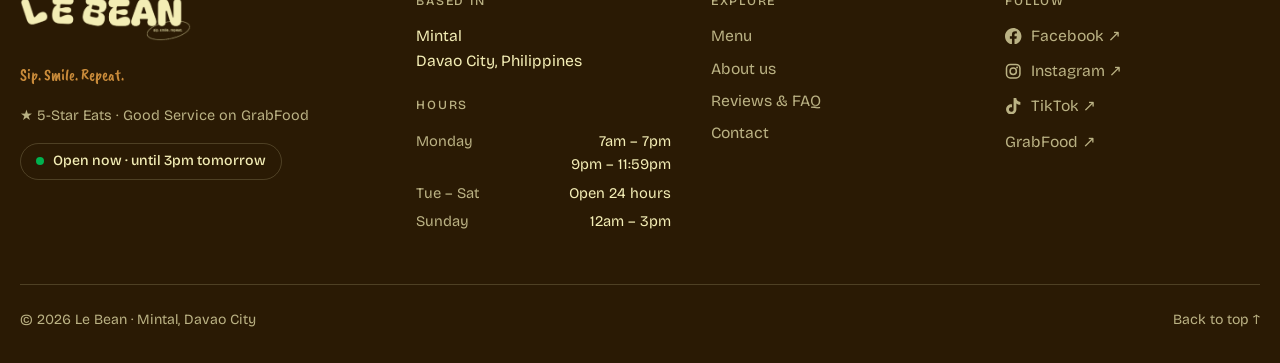
<file: feedback.html>
<!DOCTYPE html>
<html lang="en-PH">
<head>
  <meta charset="UTF-8">
  <meta name="viewport" content="width=device-width, initial-scale=1">
  <title>Le Bean — Reviews &amp; FAQ</title>
  <meta name="robots" content="noindex, follow">
  <link rel="canonical" href="https://lebean.coffee/reviews.html">
  <meta http-equiv="refresh" content="0; url=reviews.html">
  <link rel="icon" href="favicon.svg" type="image/svg+xml">
  <style>body{font-family:system-ui,sans-serif;background:#3b2507;color:#f3edb5;display:grid;place-items:center;min-height:100vh;margin:0;text-align:center;padding:20px}a{color:#f3edb5}</style>
</head>
<body>
  <p>This page has moved to <a href="reviews.html">Reviews &amp; FAQ</a>.<br>To order, go to <a href="https://food.grab.com/ph/en/restaurant/le-bean-dvo-mintal-delivery/2-C7MWLJEXV2VTGT">Le Bean on GrabFood</a>.</p>
  <script>location.replace("reviews.html" + location.hash);</script>
</body>
</html>
</file>
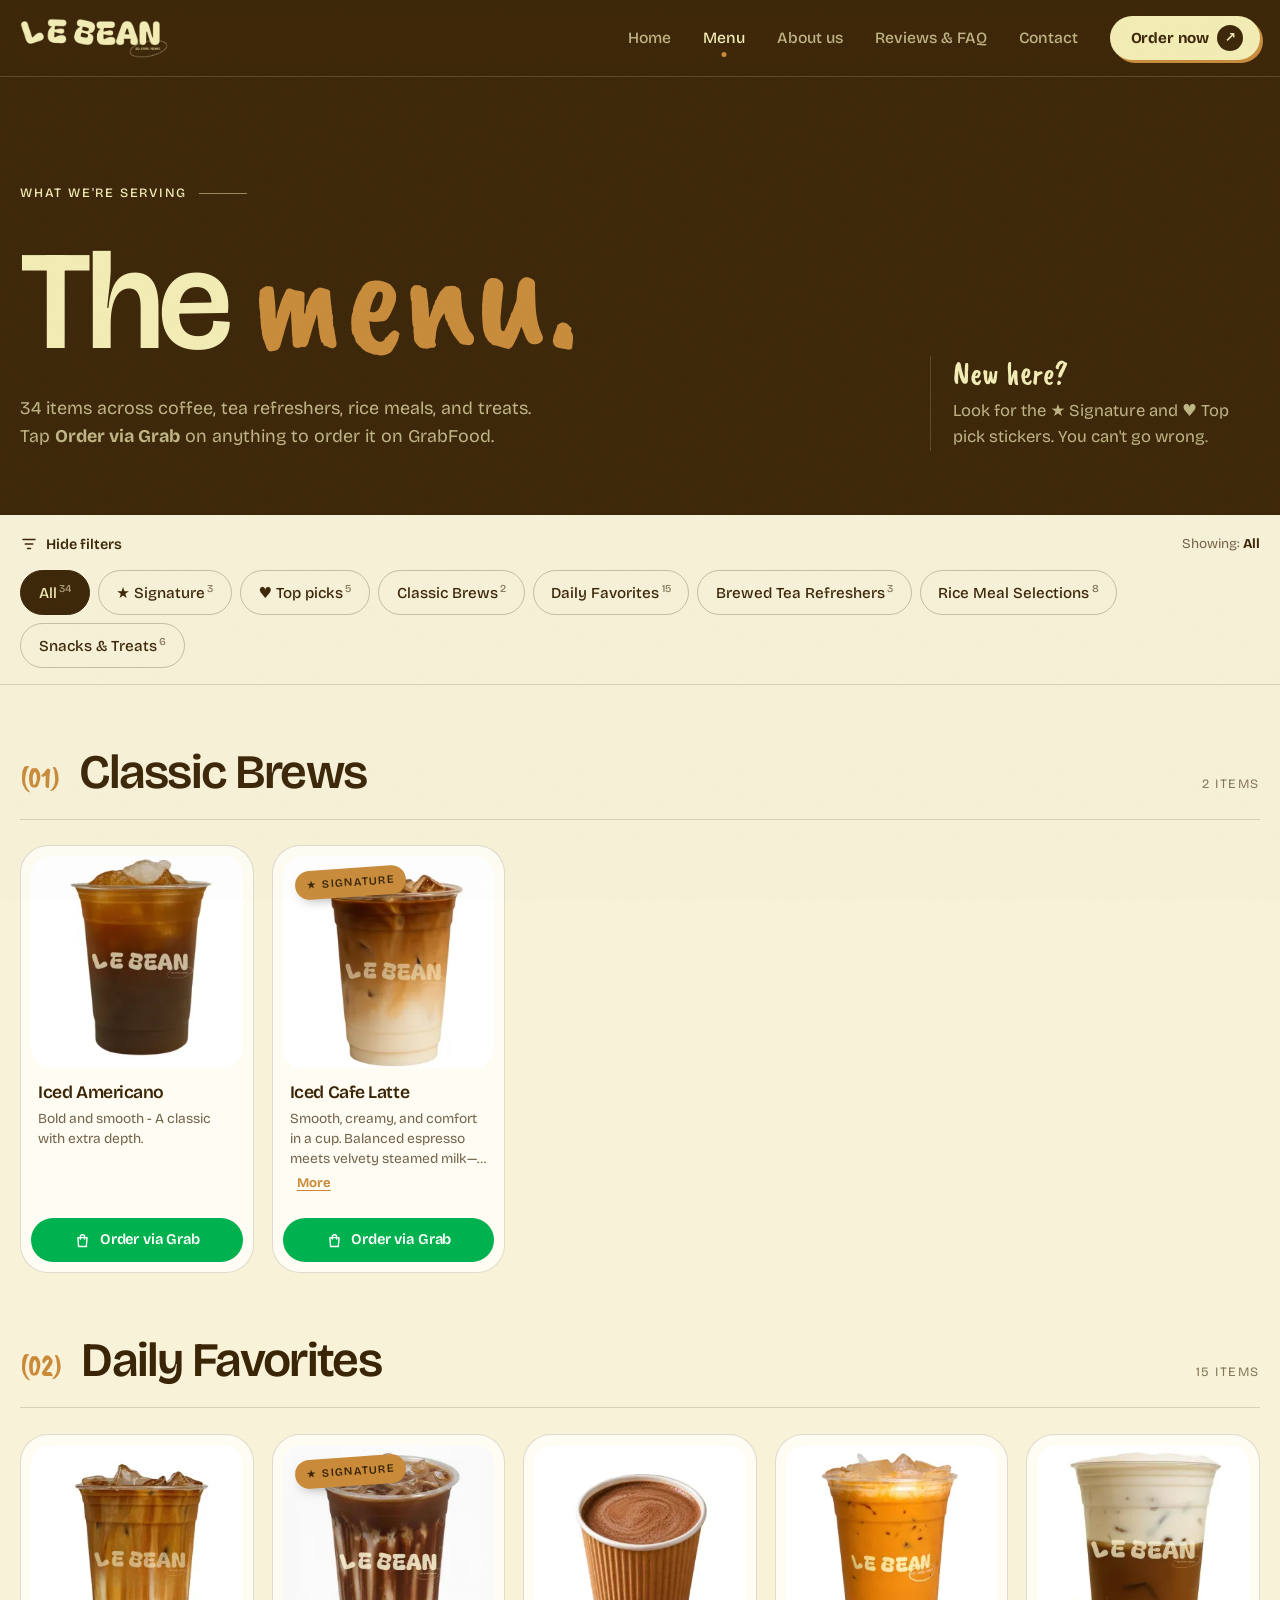
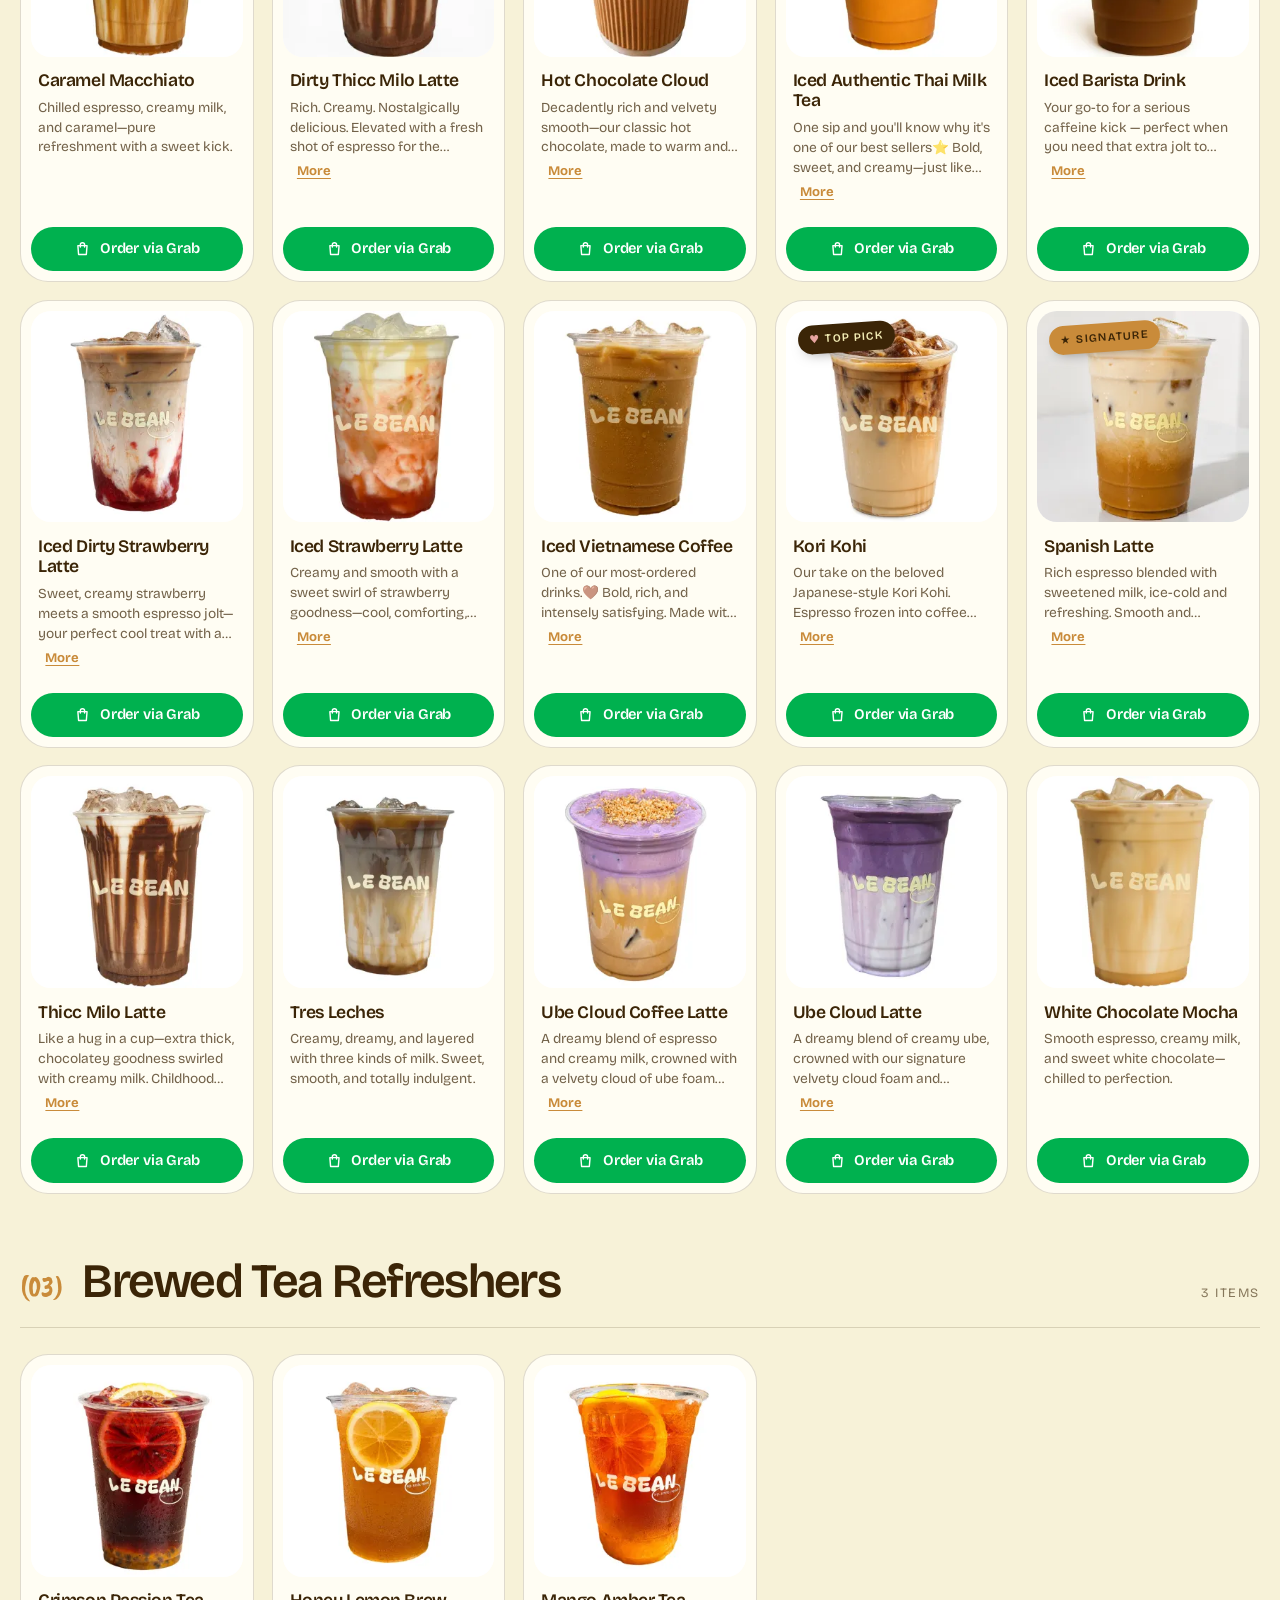
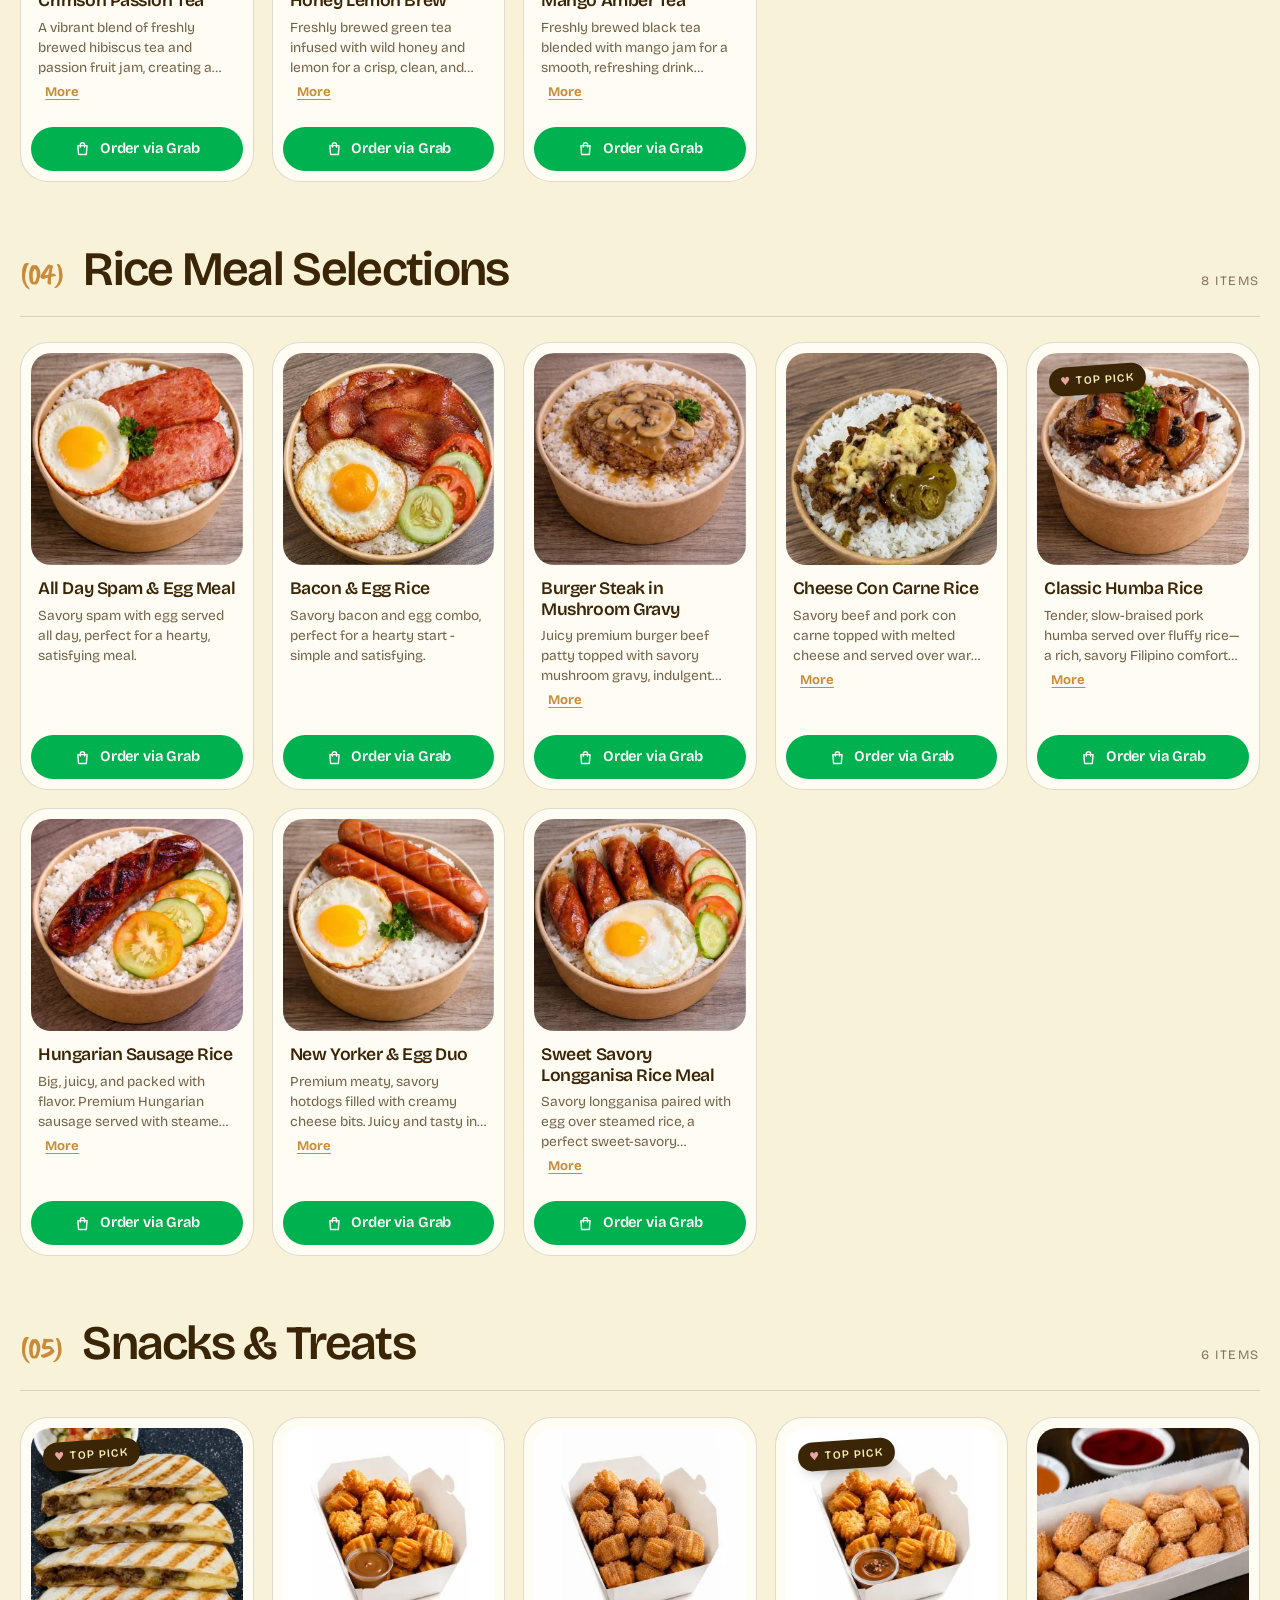
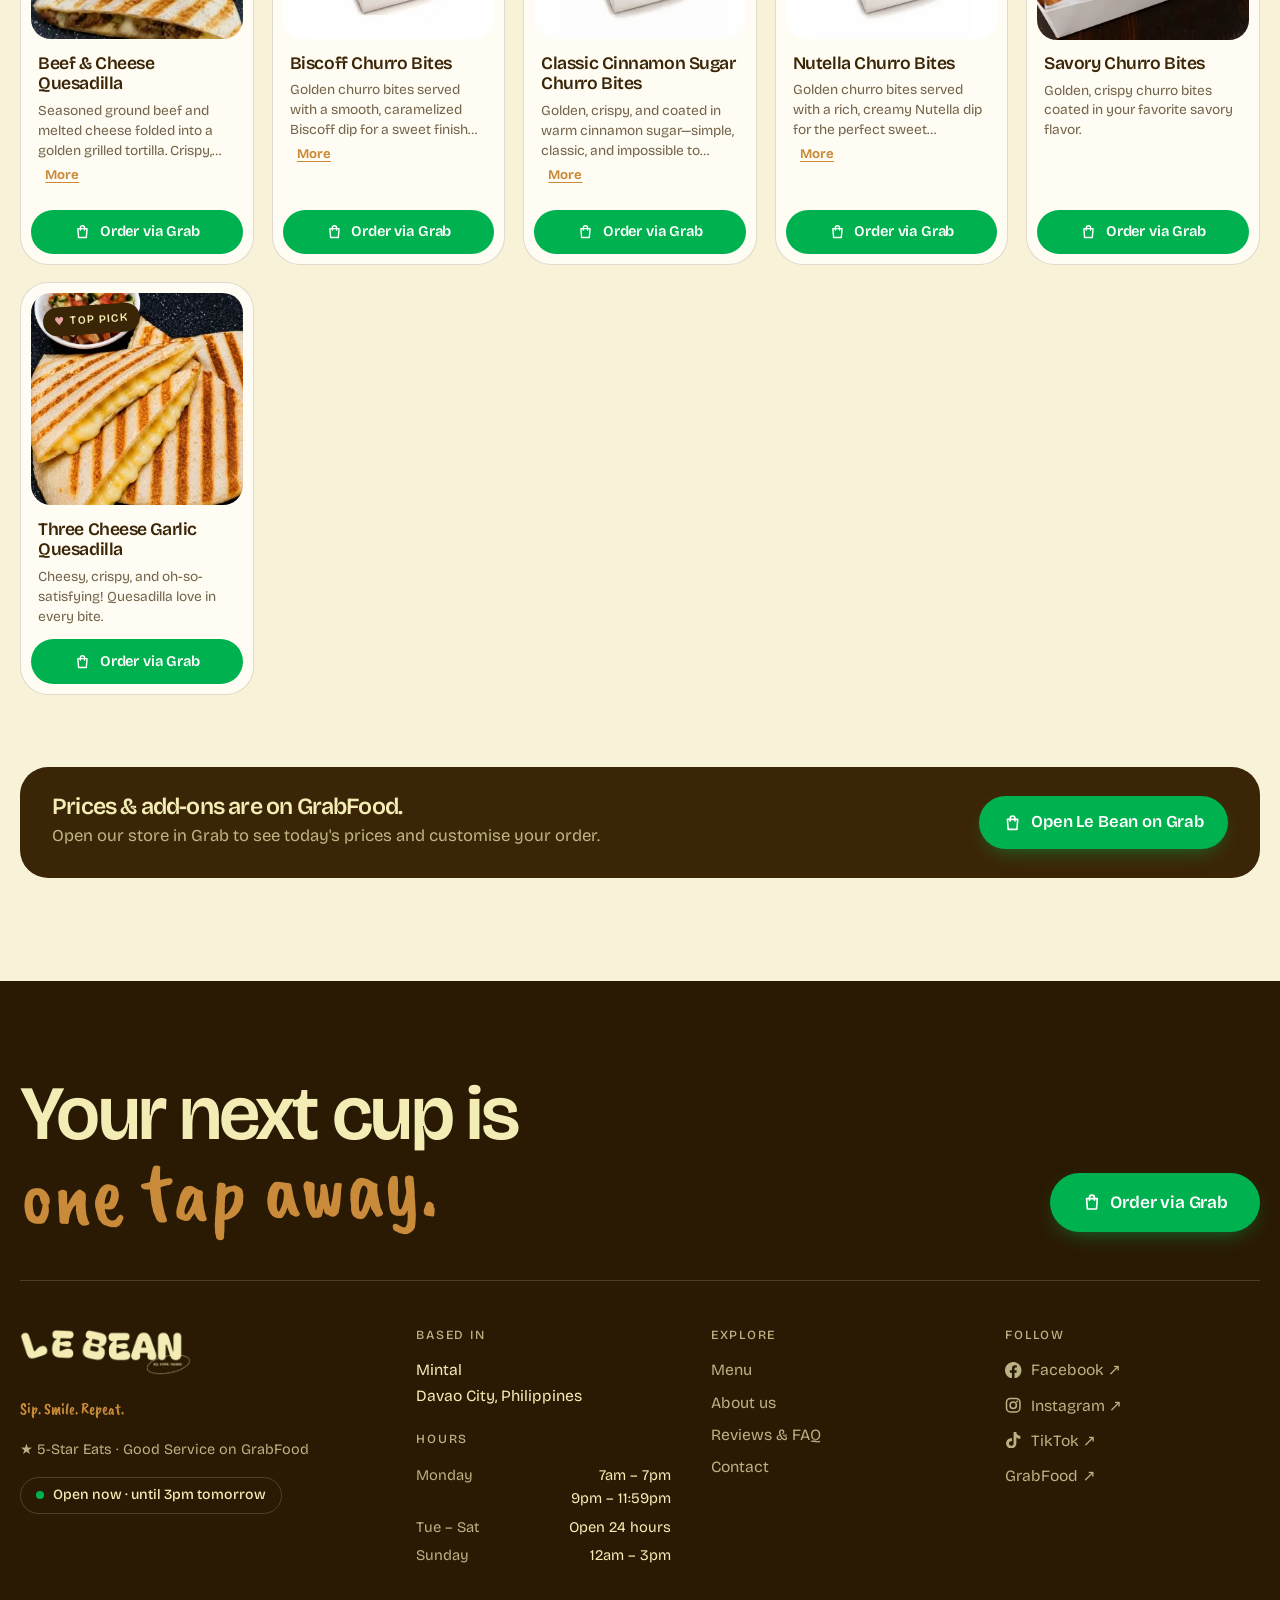
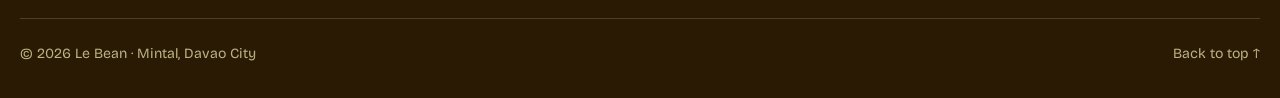
<file: menu.html>
<!DOCTYPE html><html lang="en-PH" class="no-js"><head>
  <meta charset="UTF-8">
  <meta name="viewport" content="width=device-width, initial-scale=1">
  <title>Menu | Le Bean Coffee, Mintal, Davao City</title>
  <meta name="description" content="See the full Le Bean menu: Spanish Latte, Kori Kohi, Dirty Thicc Milo Latte, tea refreshers, rice meals, quesadillas, and churro bites. Order on GrabFood.">
  <meta name="robots" content="index, follow, max-image-preview:large">
  <meta name="author" content="Le Bean">
  <meta name="theme-color" content="#3b2507">
  <meta name="format-detection" content="telephone=no">
  <meta name="geo.region" content="PH-DAS">
  <meta name="geo.placename" content="Mintal, Davao City">
  <link rel="canonical" href="https://lebean.coffee/menu.html">
  <meta property="og:url" content="https://lebean.coffee/menu.html">
  <meta property="og:type" content="website">
  <meta property="og:site_name" content="Le Bean">
  <meta property="og:locale" content="en_PH">
  <meta property="og:title" content="Menu | Le Bean Coffee, Mintal, Davao City">
  <meta property="og:description" content="See the full Le Bean menu: Spanish Latte, Kori Kohi, Dirty Thicc Milo Latte, tea refreshers, rice meals, quesadillas, and churro bites. Order on GrabFood.">
  <meta property="og:image" content="https://lebean.coffee/images/og-menu.jpg">
  <meta property="og:image:width" content="1200">
  <meta property="og:image:height" content="630">
  <meta property="og:image:alt" content="Le Bean menu: iced coffee, tea refreshers, and rice meals, delivered through GrabFood.">
  <meta name="twitter:card" content="summary_large_image">
  <meta name="twitter:title" content="Menu | Le Bean Coffee, Mintal, Davao City">
  <meta name="twitter:description" content="See the full Le Bean menu: Spanish Latte, Kori Kohi, Dirty Thicc Milo Latte, tea refreshers, rice meals, quesadillas, and churro bites. Order on GrabFood.">
  <meta name="twitter:image" content="https://lebean.coffee/images/og-menu.jpg">
  <meta name="twitter:image:alt" content="Le Bean menu: iced coffee, tea refreshers, and rice meals, delivered through GrabFood.">
  <link rel="icon" href="favicon.svg" type="image/svg+xml">
  <link rel="icon" href="favicon-32.png" sizes="32x32" type="image/png">
  <link rel="apple-touch-icon" href="apple-touch-icon.png">
  <link rel="preconnect" href="https://fonts.googleapis.com">
  <link rel="preconnect" href="https://fonts.gstatic.com" crossorigin="">
  <link href="https://fonts.googleapis.com/css2?family=Bricolage+Grotesque:opsz,wght@12..96,400;12..96,500;12..96,600;12..96,700&amp;family=Caveat+Brush&amp;family=Caveat:wght@500;600;700&amp;display=swap" rel="stylesheet">
  <link rel="stylesheet" href="css/style.css">
  <script type="application/ld+json" id="ld-business">
{
  "@context": "https://schema.org",
  "@type": "CafeOrCoffeeShop",
  "name": "Le Bean",
  "url": "https://lebean.coffee/",
  "slogan": "Sip. Smile. Repeat.",
  "description": "Coffee and comfort food spot in Mintal, Davao City serving lattes, tea refreshers, Filipino rice meals, and snacks. Available on GrabFood.",
  "servesCuisine": [
    "Coffee",
    "Filipino",
    "Snacks"
  ],
  "image": "https://lebean.coffee/images/og-banner.jpg",
  "logo": "https://lebean.coffee/images/brand/logo-bean.png",
  "hasMenu": "https://lebean.coffee/menu.html",
  "acceptsReservations": false,
  "areaServed": "Davao City",
  "potentialAction": {
    "@type": "OrderAction",
    "target": "https://food.grab.com/ph/en/restaurant/le-bean-dvo-mintal-delivery/2-C7MWLJEXV2VTGT"
  },
  "address": {
    "@type": "PostalAddress",
    "streetAddress": "Mintal",
    "addressLocality": "Davao City",
    "addressRegion": "Davao del Sur",
    "addressCountry": "PH"
  },
  "openingHoursSpecification": [
    {
      "@type": "OpeningHoursSpecification",
      "dayOfWeek": "Monday",
      "opens": "07:00",
      "closes": "19:00"
    },
    {
      "@type": "OpeningHoursSpecification",
      "dayOfWeek": "Monday",
      "opens": "21:00",
      "closes": "23:59"
    },
    {
      "@type": "OpeningHoursSpecification",
      "dayOfWeek": [
        "Tuesday",
        "Wednesday",
        "Thursday",
        "Friday",
        "Saturday"
      ],
      "opens": "00:00",
      "closes": "23:59"
    },
    {
      "@type": "OpeningHoursSpecification",
      "dayOfWeek": "Sunday",
      "opens": "00:00",
      "closes": "15:00"
    }
  ],
  "sameAs": [
    "https://www.facebook.com/lebeandvo",
    "https://www.instagram.com/lebean.dvo",
    "https://www.tiktok.com/@lebean.dvo",
    "https://food.grab.com/ph/en/restaurant/le-bean-dvo-mintal-delivery/2-C7MWLJEXV2VTGT"
  ]
}
  </script>
<script type="application/ld+json" id="ld-menu">
{
  "@context": "https://schema.org",
  "@type": "Menu",
  "name": "Le Bean menu",
  "hasMenuSection": [
    {
      "@type": "MenuSection",
      "name": "Classic Brews",
      "hasMenuItem": [
        {
          "@type": "MenuItem",
          "name": "Iced Americano",
          "description": "Bold and smooth - A classic with extra depth.",
          "image": "https://lebean.coffee/images/menu/classic_brews/iced_americano.webp"
        },
        {
          "@type": "MenuItem",
          "name": "Iced Cafe Latte",
          "description": "Smooth, creamy, and comfort in a cup. Balanced espresso meets velvety steamed milk—your everyday go-to.",
          "image": "https://lebean.coffee/images/menu/classic_brews/iced_cafe_latte.webp"
        }
      ]
    },
    {
      "@type": "MenuSection",
      "name": "Daily Favorites",
      "hasMenuItem": [
        {
          "@type": "MenuItem",
          "name": "Caramel Macchiato",
          "description": "Chilled espresso, creamy milk, and caramel—pure refreshment with a sweet kick.",
          "image": "https://lebean.coffee/images/menu/daily_favorites/caramel_macchiato.webp"
        },
        {
          "@type": "MenuItem",
          "name": "Dirty Thicc Milo Latte",
          "description": "Rich. Creamy. Nostalgically delicious. Elevated with a fresh shot of espresso for the perfect balance of chocolatey comfort and bold coffee.",
          "image": "https://lebean.coffee/images/menu/daily_favorites/dirty_thick_milo_latte.webp"
        },
        {
          "@type": "MenuItem",
          "name": "Hot Chocolate Cloud",
          "description": "Decadently rich and velvety smooth—our classic hot chocolate, made to warm and comfort you.",
          "image": "https://lebean.coffee/images/menu/daily_favorites/hot_chocolate_cloud.webp"
        },
        {
          "@type": "MenuItem",
          "name": "Iced Authentic Thai Milk Tea",
          "description": "One sip and you'll know why it's one of our best sellers⭐ Bold, sweet, and creamy—just like the street-style brew in Thailand. No pearls/sinkers. Sip, smile, and daydream of Bangkok.🥤 🧡Crafted to be best enjoyed the traditional way. This drink cannot be customized or modified.",
          "image": "https://lebean.coffee/images/menu/daily_favorites/iced_authentic_thai_milk_tea.webp"
        },
        {
          "@type": "MenuItem",
          "name": "Iced Barista Drink",
          "description": "Your go-to for a serious caffeine kick — perfect when you need that extra jolt to power through the day!",
          "image": "https://lebean.coffee/images/menu/daily_favorites/iced_barista_drink.webp"
        },
        {
          "@type": "MenuItem",
          "name": "Iced Dirty Strawberry Latte",
          "description": "Sweet, creamy strawberry meets a smooth espresso jolt—your perfect cool treat with a kick.",
          "image": "https://lebean.coffee/images/menu/daily_favorites/iced_dirty_strawberry_latte.webp"
        },
        {
          "@type": "MenuItem",
          "name": "Iced Strawberry Latte",
          "description": "Creamy and smooth with a sweet swirl of strawberry goodness—cool, comforting, and just right.",
          "image": "https://lebean.coffee/images/menu/daily_favorites/iced_strawberry_latte.webp"
        },
        {
          "@type": "MenuItem",
          "name": "Iced Vietnamese Coffee",
          "description": "One of our most-ordered drinks.🤎 Bold, rich, and intensely satisfying. Made with freshly brewed coffee and sweetened condensed milk for a strong, creamy, and authentic Vietnamese coffee experience. 🤎 Crafted to be enjoyed as intended. This drink cannot be customized or modified.",
          "image": "https://lebean.coffee/images/menu/daily_favorites/iced_vietnamese_coffee.webp"
        },
        {
          "@type": "MenuItem",
          "name": "Kori Kohi",
          "description": "Our take on the beloved Japanese-style Kori Kohi. Espresso frozen into coffee cubes, served with sweet creamy milk for a smooth and evolving coffee experience from first sip to last. 🤎",
          "image": "https://lebean.coffee/images/menu/daily_favorites/kori_kohi.webp"
        },
        {
          "@type": "MenuItem",
          "name": "Spanish Latte",
          "description": "Rich espresso blended with sweetened milk, ice-cold and refreshing. Smooth and seriously addictive.",
          "image": "https://lebean.coffee/images/menu/daily_favorites/spanish_latte.webp"
        },
        {
          "@type": "MenuItem",
          "name": "Thicc Milo Latte",
          "description": "Like a hug in a cup—extra thick, chocolatey goodness swirled with creamy milk. Childhood nostalgia, upgraded.",
          "image": "https://lebean.coffee/images/menu/daily_favorites/thicc_milo_latte.webp"
        },
        {
          "@type": "MenuItem",
          "name": "Tres Leches",
          "description": "Creamy, dreamy, and layered with three kinds of milk. Sweet, smooth, and totally indulgent.",
          "image": "https://lebean.coffee/images/menu/daily_favorites/tres_leches.webp"
        },
        {
          "@type": "MenuItem",
          "name": "Ube Cloud Coffee Latte",
          "description": "A dreamy blend of espresso and creamy milk, crowned with a velvety cloud of ube foam and finished with toasted coconut flakes for a nutty, aromatic crunch. Sweet, smooth, and beautifully indulgent.",
          "image": "https://lebean.coffee/images/menu/daily_favorites/ube_cloud_coffee_latte.webp"
        },
        {
          "@type": "MenuItem",
          "name": "Ube Cloud Latte",
          "description": "A dreamy blend of creamy ube, crowned with our signature velvety cloud foam and finished with toasted coconut for the perfect finishing touch. Sweet, smooth, and irresistibly satisfying—one sip and you'll know why it's one of our customer favorites.",
          "image": "https://lebean.coffee/images/menu/daily_favorites/ube_cloud_latte.webp"
        },
        {
          "@type": "MenuItem",
          "name": "White Chocolate Mocha",
          "description": "Smooth espresso, creamy milk, and sweet white chocolate—chilled to perfection.",
          "image": "https://lebean.coffee/images/menu/daily_favorites/white_chocolate_mocha.webp"
        }
      ]
    },
    {
      "@type": "MenuSection",
      "name": "Brewed Tea Refreshers",
      "hasMenuItem": [
        {
          "@type": "MenuItem",
          "name": "Crimson Passion Tea",
          "description": "A vibrant blend of freshly brewed hibiscus tea and passion fruit jam, creating a refreshingly floral, fruity, and perfectly balanced drink with every sip.",
          "image": "https://lebean.coffee/images/menu/brewed_tea_refreshers/crimson_passion_tea.webp"
        },
        {
          "@type": "MenuItem",
          "name": "Honey Lemon Brew",
          "description": "Freshly brewed green tea infused with wild honey and lemon for a crisp, clean, and refreshing drink that's light, citrusy, and perfect for any time of day.",
          "image": "https://lebean.coffee/images/menu/brewed_tea_refreshers/honey_lemon_brew.webp"
        },
        {
          "@type": "MenuItem",
          "name": "Mango Amber Tea",
          "description": "Freshly brewed black tea blended with mango jam for a smooth, refreshing drink bursting with fruity sweetness and bold tea flavor. Every sip is perfectly balanced and refreshingly tropical.",
          "image": "https://lebean.coffee/images/menu/brewed_tea_refreshers/mango_amber_tea.webp"
        }
      ]
    },
    {
      "@type": "MenuSection",
      "name": "Rice Meal Selections",
      "hasMenuItem": [
        {
          "@type": "MenuItem",
          "name": "All Day Spam & Egg Meal",
          "description": "Savory spam with egg served all day, perfect for a hearty, satisfying meal.",
          "image": "https://lebean.coffee/images/menu/rice_meal_selections/all_day_spam_and_egg_meal.webp"
        },
        {
          "@type": "MenuItem",
          "name": "Bacon & Egg Rice",
          "description": "Savory bacon and egg combo, perfect for a hearty start - simple and satisfying.",
          "image": "https://lebean.coffee/images/menu/rice_meal_selections/bacon_and_egg_rice.webp"
        },
        {
          "@type": "MenuItem",
          "name": "Burger Steak in Mushroom Gravy",
          "description": "Juicy premium burger beef patty topped with savory mushroom gravy, indulgent and flavorful.",
          "image": "https://lebean.coffee/images/menu/rice_meal_selections/burger_steak_in_mushroom_gravy.webp"
        },
        {
          "@type": "MenuItem",
          "name": "Cheese Con Carne Rice",
          "description": "Savory beef and pork con carne topped with melted cheese and served over warm rice. Guaranteed to satisfy your cravings.",
          "image": "https://lebean.coffee/images/menu/rice_meal_selections/cheese_con_carne_rice.webp"
        },
        {
          "@type": "MenuItem",
          "name": "Classic Humba Rice",
          "description": "Tender, slow-braised pork humba served over fluffy rice—a rich, savory Filipino comfort meal that's hearty and deeply satisfying.",
          "image": "https://lebean.coffee/images/menu/rice_meal_selections/classic_humba_rice.webp"
        },
        {
          "@type": "MenuItem",
          "name": "Hungarian Sausage Rice",
          "description": "Big, juicy, and packed with flavor. Premium Hungarian sausage served with steamed rice for a hearty, satisfying meal.",
          "image": "https://lebean.coffee/images/menu/rice_meal_selections/hungarian_sausage_rice.webp"
        },
        {
          "@type": "MenuItem",
          "name": "New Yorker & Egg Duo",
          "description": "Premium meaty, savory hotdogs filled with creamy cheese bits. Juicy and tasty in every bite.",
          "image": "https://lebean.coffee/images/menu/rice_meal_selections/new_yorker_and_egg_duo.webp"
        },
        {
          "@type": "MenuItem",
          "name": "Sweet Savory Longganisa Rice Meal",
          "description": "Savory longganisa paired with egg over steamed rice, a perfect sweet-savory combination.",
          "image": "https://lebean.coffee/images/menu/rice_meal_selections/sweet_savory_longganisa_rice_meal.webp"
        }
      ]
    },
    {
      "@type": "MenuSection",
      "name": "Snacks & Treats",
      "hasMenuItem": [
        {
          "@type": "MenuItem",
          "name": "Beef & Cheese Quesadilla",
          "description": "Seasoned ground beef and melted cheese folded into a golden grilled tortilla. Crispy, cheesy, and irresistibly good.",
          "image": "https://lebean.coffee/images/menu/snacks_and_treats/beef_and_cheese_quesedilla.webp"
        },
        {
          "@type": "MenuItem",
          "name": "Biscoff Churro Bites",
          "description": "Golden churro bites served with a smooth, caramelized Biscoff dip for a sweet finish you'll crave.",
          "image": "https://lebean.coffee/images/menu/snacks_and_treats/biscoff_churro_bites.webp"
        },
        {
          "@type": "MenuItem",
          "name": "Classic Cinnamon Sugar Churro Bites",
          "description": "Golden, crispy, and coated in warm cinnamon sugar—simple, classic, and impossible to resist.",
          "image": "https://lebean.coffee/images/menu/snacks_and_treats/classic_cinnamon_sugar_churro_bites.webp"
        },
        {
          "@type": "MenuItem",
          "name": "Nutella Churro Bites",
          "description": "Golden churro bites served with a rich, creamy Nutella dip for the perfect sweet indulgence.",
          "image": "https://lebean.coffee/images/menu/snacks_and_treats/nutella_churro_bites.webp"
        },
        {
          "@type": "MenuItem",
          "name": "Savory Churro Bites",
          "description": "Golden, crispy churro bites coated in your favorite savory flavor.",
          "image": "https://lebean.coffee/images/menu/snacks_and_treats/savory_churro_bites.webp"
        },
        {
          "@type": "MenuItem",
          "name": "Three Cheese Garlic Quesadilla",
          "description": "Cheesy, crispy, and oh-so-satisfying! Quesadilla love in every bite.",
          "image": "https://lebean.coffee/images/menu/snacks_and_treats/three_cheese_garlic_quesedilla.webp"
        }
      ]
    }
  ],
  "url": "https://lebean.coffee/menu.html"
}
</script></head>
<body id="top">
  <div class="announce" data-render="announcement" role="region" aria-label="Announcement" hidden=""></div>
  <header class="site-header">
    <nav class="nav container" aria-label="Main">
      <a class="logo" href="index.html"><img src="images/brand/logo-cream.png" alt="Le Bean — Sip. Smile. Repeat." width="775" height="209"></a>
      <button class="nav-toggle" aria-label="Open menu" aria-expanded="false"><span></span><span></span></button>
      <div class="nav-links">
        <a href="index.html">Home</a>
        <a href="menu.html" aria-current="page">Menu</a>
        <a href="about.html">About us</a>
        <a href="reviews.html">Reviews &amp; FAQ</a>
        <a href="contact.html">Contact</a>
        <a class="nav-order" href="https://food.grab.com/ph/en/restaurant/le-bean-dvo-mintal-delivery/2-C7MWLJEXV2VTGT" data-href="grab" target="_blank" rel="noopener"><span>Order now</span><span class="arrow" aria-hidden="true">↗</span></a>
        <div class="nav-social"><a href="https://www.facebook.com/lebeandvo" data-href="facebook" target="_blank" rel="noopener"><svg class="soc-ico" viewBox="0 0 24 24" aria-hidden="true"><path fill="currentColor" d="M24 12.07C24 5.41 18.63 0 12 0S0 5.4 0 12.07C0 18.1 4.39 23.1 10.13 24v-8.44H7.08v-3.49h3.04V9.41c0-3.02 1.8-4.7 4.54-4.7 1.31 0 2.68.24 2.68.24v2.97h-1.5c-1.5 0-1.96.93-1.96 1.89v2.26h3.32l-.53 3.5h-2.8V24C19.62 23.1 24 18.1 24 12.07"></path></svg><span>Facebook</span></a> <a href="https://www.instagram.com/lebean.dvo" data-href="instagram" target="_blank" rel="noopener"><svg class="soc-ico" viewBox="0 0 24 24" aria-hidden="true"><rect x="2.2" y="2.2" width="19.6" height="19.6" rx="5.6" fill="none" stroke="currentColor" stroke-width="2.2"></rect><circle cx="12" cy="12" r="4.6" fill="none" stroke="currentColor" stroke-width="2.2"></circle><circle cx="17.6" cy="6.4" r="1.4" fill="currentColor"></circle></svg><span>Instagram</span></a> <a href="https://www.tiktok.com/@lebean.dvo" data-href="tiktok" target="_blank" rel="noopener"><svg class="soc-ico" viewBox="0 0 24 24" aria-hidden="true"><path fill="currentColor" d="M12.53.02c1.31-.02 2.61-.01 3.91-.02.08 1.53.63 3.09 1.75 4.17 1.12 1.11 2.7 1.62 4.24 1.79v4.03c-1.44-.05-2.89-.35-4.2-.97-.57-.26-1.1-.59-1.62-.93-.01 2.92.01 5.84-.02 8.75-.08 1.4-.54 2.79-1.35 3.94-1.31 1.92-3.58 3.17-5.91 3.21-1.43.08-2.86-.31-4.08-1.03-2.02-1.19-3.44-3.37-3.65-5.71-.02-.5-.03-1-.01-1.49.18-1.9 1.12-3.72 2.58-4.96 1.66-1.44 3.98-2.13 6.15-1.72.02 1.48-.04 2.96-.04 4.44-.99-.32-2.15-.23-3.02.37-.63.41-1.11 1.04-1.36 1.75-.21.51-.15 1.07-.14 1.61.24 1.64 1.82 3.02 3.5 2.87 1.12-.01 2.19-.66 2.77-1.61.19-.33.4-.67.41-1.06.1-1.79.06-3.57.07-5.36.01-4.03-.01-8.05.02-12.07z"></path></svg><span>TikTok</span></a></div>
      </div>
    </nav>
  </header>

  <main>
    <section class="page-hero">
      <div class="container page-hero-row">
        <div>
          <p class="label reveal" data-copy="menu.label">What we're serving</p>
          <h1 class="reveal" data-delay="1" data-copy="menu.title">The <span class="hand">menu.</span></h1>
          <p class="lead reveal" data-delay="2" data-copy="menu.lead"><span data-bind="count">34</span> items across coffee, tea refreshers, rice meals, and treats. Tap <b>Order via Grab</b> on anything to order it on GrabFood.</p>
        </div>
        <p class="page-hero-aside reveal" data-delay="3"><span class="hand" data-copy="menu.asideTitle">New here?</span><span data-copy="menu.asideText">Look for the ★ Signature and ♥ Top pick stickers. You can't go wrong.</span></p>
      </div>
    </section>

    <section class="section--paper" style="color:var(--bean)">
      <div class="filters-bar">
        <div class="container">
          <div class="filters-top">
            <button class="filters-toggle" type="button" aria-expanded="true" aria-controls="menu-filters">
              <svg viewBox="0 0 24 24" aria-hidden="true"><path d="M4 6h16M7 12h10M10 18h4"></path></svg>
              <span class="ft-label">Hide filters</span>
            </button>
            <span class="filters-current" aria-live="polite">Showing: <b>All</b></span>
          </div>
          <div class="filters" id="menu-filters" role="group" aria-label="Filter menu by section" data-render="menu-chips"><button class="chip is-active" data-filter="all" data-label="All" aria-pressed="true">All<sup>34</sup></button><button class="chip" data-filter="pick:signature" data-label="Signature" aria-pressed="false">★ Signature<sup>3</sup></button><button class="chip" data-filter="pick:top" data-label="Top picks" aria-pressed="false">♥ Top picks<sup>5</sup></button><button class="chip" data-filter="classic_brews" data-label="Classic Brews" aria-pressed="false">Classic Brews<sup>2</sup></button><button class="chip" data-filter="daily_favorites" data-label="Daily Favorites" aria-pressed="false">Daily Favorites<sup>15</sup></button><button class="chip" data-filter="brewed_tea_refreshers" data-label="Brewed Tea Refreshers" aria-pressed="false">Brewed Tea Refreshers<sup>3</sup></button><button class="chip" data-filter="rice_meal_selections" data-label="Rice Meal Selections" aria-pressed="false">Rice Meal Selections<sup>8</sup></button><button class="chip" data-filter="snacks_and_treats" data-label="Snacks &amp; Treats" aria-pressed="false">Snacks &amp; Treats<sup>6</sup></button></div>
        </div>
      </div>
      <div class="container" style="padding-bottom:clamp(4rem,8vw,7rem)">
        <div class="menu-sections" data-render="menu-sections"><section class="menu-section" id="classic_brews" data-cat="classic_brews" aria-labelledby="h-classic_brews"><div class="menu-section-head"><span class="idx">(01)</span><h2 id="h-classic_brews">Classic Brews</h2><span class="count">2 items</span></div><div class="dish-grid"><article class="dish"><div class="dish-img"><img src="images/menu/classic_brews/iced_americano.webp" alt="Iced Americano" loading="lazy" width="300" height="300"></div><div class="dish-body"><h3>Iced Americano</h3><p class="dish-desc">Bold and smooth - A classic with extra depth.</p></div><a class="btn-grab btn-grab--block" href="https://food.grab.com/ph/en/restaurant/le-bean-dvo-mintal-delivery/2-C7MWLJEXV2VTGT" target="_blank" rel="noopener" data-href="grab"><svg class="grab-ico" viewBox="0 0 24 24" aria-hidden="true"><path d="M5.5 8h13l-1 12.5h-11L5.5 8Z"></path><path d="M9 10V6.8a3 3 0 0 1 6 0V10"></path></svg><span>Order via Grab</span></a></article><article class="dish" data-pick="signature"><div class="dish-img"><span class="tag tag--signature">Signature</span><img src="images/menu/classic_brews/iced_cafe_latte.webp" alt="Iced Cafe Latte" loading="lazy" width="300" height="300"></div><div class="dish-body"><h3>Iced Cafe Latte</h3><p class="dish-desc">Smooth, creamy, and comfort in a cup. Balanced espresso meets velvety steamed milk—your everyday go-to.</p></div><a class="btn-grab btn-grab--block" href="https://food.grab.com/ph/en/restaurant/le-bean-dvo-mintal-delivery/2-C7MWLJEXV2VTGT" target="_blank" rel="noopener" data-href="grab"><svg class="grab-ico" viewBox="0 0 24 24" aria-hidden="true"><path d="M5.5 8h13l-1 12.5h-11L5.5 8Z"></path><path d="M9 10V6.8a3 3 0 0 1 6 0V10"></path></svg><span>Order via Grab</span></a></article></div></section><section class="menu-section" id="daily_favorites" data-cat="daily_favorites" aria-labelledby="h-daily_favorites"><div class="menu-section-head"><span class="idx">(02)</span><h2 id="h-daily_favorites">Daily Favorites</h2><span class="count">15 items</span></div><div class="dish-grid"><article class="dish"><div class="dish-img"><img src="images/menu/daily_favorites/caramel_macchiato.webp" alt="Caramel Macchiato" loading="lazy" width="300" height="300"></div><div class="dish-body"><h3>Caramel Macchiato</h3><p class="dish-desc">Chilled espresso, creamy milk, and caramel—pure refreshment with a sweet kick.</p></div><a class="btn-grab btn-grab--block" href="https://food.grab.com/ph/en/restaurant/le-bean-dvo-mintal-delivery/2-C7MWLJEXV2VTGT" target="_blank" rel="noopener" data-href="grab"><svg class="grab-ico" viewBox="0 0 24 24" aria-hidden="true"><path d="M5.5 8h13l-1 12.5h-11L5.5 8Z"></path><path d="M9 10V6.8a3 3 0 0 1 6 0V10"></path></svg><span>Order via Grab</span></a></article><article class="dish" data-pick="signature"><div class="dish-img"><span class="tag tag--signature">Signature</span><img src="images/menu/daily_favorites/dirty_thick_milo_latte.webp" alt="Dirty Thicc Milo Latte" loading="lazy" width="300" height="300"></div><div class="dish-body"><h3>Dirty Thicc Milo Latte</h3><p class="dish-desc">Rich. Creamy. Nostalgically delicious. Elevated with a fresh shot of espresso for the perfect balance of chocolatey comfort and bold coffee.</p></div><a class="btn-grab btn-grab--block" href="https://food.grab.com/ph/en/restaurant/le-bean-dvo-mintal-delivery/2-C7MWLJEXV2VTGT" target="_blank" rel="noopener" data-href="grab"><svg class="grab-ico" viewBox="0 0 24 24" aria-hidden="true"><path d="M5.5 8h13l-1 12.5h-11L5.5 8Z"></path><path d="M9 10V6.8a3 3 0 0 1 6 0V10"></path></svg><span>Order via Grab</span></a></article><article class="dish"><div class="dish-img"><img src="images/menu/daily_favorites/hot_chocolate_cloud.webp" alt="Hot Chocolate Cloud" loading="lazy" width="300" height="300"></div><div class="dish-body"><h3>Hot Chocolate Cloud</h3><p class="dish-desc">Decadently rich and velvety smooth—our classic hot chocolate, made to warm and comfort you.</p></div><a class="btn-grab btn-grab--block" href="https://food.grab.com/ph/en/restaurant/le-bean-dvo-mintal-delivery/2-C7MWLJEXV2VTGT" target="_blank" rel="noopener" data-href="grab"><svg class="grab-ico" viewBox="0 0 24 24" aria-hidden="true"><path d="M5.5 8h13l-1 12.5h-11L5.5 8Z"></path><path d="M9 10V6.8a3 3 0 0 1 6 0V10"></path></svg><span>Order via Grab</span></a></article><article class="dish"><div class="dish-img"><img src="images/menu/daily_favorites/iced_authentic_thai_milk_tea.webp" alt="Iced Authentic Thai Milk Tea" loading="lazy" width="300" height="300"></div><div class="dish-body"><h3>Iced Authentic Thai Milk Tea</h3><p class="dish-desc">One sip and you'll know why it's one of our best sellers⭐ Bold, sweet, and creamy—just like the street-style brew in Thailand. No pearls/sinkers. Sip, smile, and daydream of Bangkok.🥤 🧡Crafted to be best enjoyed the traditional way. This drink cannot be customized or modified.</p></div><a class="btn-grab btn-grab--block" href="https://food.grab.com/ph/en/restaurant/le-bean-dvo-mintal-delivery/2-C7MWLJEXV2VTGT" target="_blank" rel="noopener" data-href="grab"><svg class="grab-ico" viewBox="0 0 24 24" aria-hidden="true"><path d="M5.5 8h13l-1 12.5h-11L5.5 8Z"></path><path d="M9 10V6.8a3 3 0 0 1 6 0V10"></path></svg><span>Order via Grab</span></a></article><article class="dish"><div class="dish-img"><img src="images/menu/daily_favorites/iced_barista_drink.webp" alt="Iced Barista Drink" loading="lazy" width="300" height="300"></div><div class="dish-body"><h3>Iced Barista Drink</h3><p class="dish-desc">Your go-to for a serious caffeine kick — perfect when you need that extra jolt to power through the day!</p></div><a class="btn-grab btn-grab--block" href="https://food.grab.com/ph/en/restaurant/le-bean-dvo-mintal-delivery/2-C7MWLJEXV2VTGT" target="_blank" rel="noopener" data-href="grab"><svg class="grab-ico" viewBox="0 0 24 24" aria-hidden="true"><path d="M5.5 8h13l-1 12.5h-11L5.5 8Z"></path><path d="M9 10V6.8a3 3 0 0 1 6 0V10"></path></svg><span>Order via Grab</span></a></article><article class="dish"><div class="dish-img"><img src="images/menu/daily_favorites/iced_dirty_strawberry_latte.webp" alt="Iced Dirty Strawberry Latte" loading="lazy" width="300" height="300"></div><div class="dish-body"><h3>Iced Dirty Strawberry Latte</h3><p class="dish-desc">Sweet, creamy strawberry meets a smooth espresso jolt—your perfect cool treat with a kick.</p></div><a class="btn-grab btn-grab--block" href="https://food.grab.com/ph/en/restaurant/le-bean-dvo-mintal-delivery/2-C7MWLJEXV2VTGT" target="_blank" rel="noopener" data-href="grab"><svg class="grab-ico" viewBox="0 0 24 24" aria-hidden="true"><path d="M5.5 8h13l-1 12.5h-11L5.5 8Z"></path><path d="M9 10V6.8a3 3 0 0 1 6 0V10"></path></svg><span>Order via Grab</span></a></article><article class="dish"><div class="dish-img"><img src="images/menu/daily_favorites/iced_strawberry_latte.webp" alt="Iced Strawberry Latte" loading="lazy" width="300" height="300"></div><div class="dish-body"><h3>Iced Strawberry Latte</h3><p class="dish-desc">Creamy and smooth with a sweet swirl of strawberry goodness—cool, comforting, and just right.</p></div><a class="btn-grab btn-grab--block" href="https://food.grab.com/ph/en/restaurant/le-bean-dvo-mintal-delivery/2-C7MWLJEXV2VTGT" target="_blank" rel="noopener" data-href="grab"><svg class="grab-ico" viewBox="0 0 24 24" aria-hidden="true"><path d="M5.5 8h13l-1 12.5h-11L5.5 8Z"></path><path d="M9 10V6.8a3 3 0 0 1 6 0V10"></path></svg><span>Order via Grab</span></a></article><article class="dish"><div class="dish-img"><img src="images/menu/daily_favorites/iced_vietnamese_coffee.webp" alt="Iced Vietnamese Coffee" loading="lazy" width="300" height="300"></div><div class="dish-body"><h3>Iced Vietnamese Coffee</h3><p class="dish-desc">One of our most-ordered drinks.🤎 Bold, rich, and intensely satisfying. Made with freshly brewed coffee and sweetened condensed milk for a strong, creamy, and authentic Vietnamese coffee experience. 🤎 Crafted to be enjoyed as intended. This drink cannot be customized or modified.</p></div><a class="btn-grab btn-grab--block" href="https://food.grab.com/ph/en/restaurant/le-bean-dvo-mintal-delivery/2-C7MWLJEXV2VTGT" target="_blank" rel="noopener" data-href="grab"><svg class="grab-ico" viewBox="0 0 24 24" aria-hidden="true"><path d="M5.5 8h13l-1 12.5h-11L5.5 8Z"></path><path d="M9 10V6.8a3 3 0 0 1 6 0V10"></path></svg><span>Order via Grab</span></a></article><article class="dish" data-pick="top"><div class="dish-img"><span class="tag tag--top">Top pick</span><img src="images/menu/daily_favorites/kori_kohi.webp" alt="Kori Kohi" loading="lazy" width="300" height="300"></div><div class="dish-body"><h3>Kori Kohi</h3><p class="dish-desc">Our take on the beloved Japanese-style Kori Kohi. Espresso frozen into coffee cubes, served with sweet creamy milk for a smooth and evolving coffee experience from first sip to last. 🤎</p></div><a class="btn-grab btn-grab--block" href="https://food.grab.com/ph/en/restaurant/le-bean-dvo-mintal-delivery/2-C7MWLJEXV2VTGT" target="_blank" rel="noopener" data-href="grab"><svg class="grab-ico" viewBox="0 0 24 24" aria-hidden="true"><path d="M5.5 8h13l-1 12.5h-11L5.5 8Z"></path><path d="M9 10V6.8a3 3 0 0 1 6 0V10"></path></svg><span>Order via Grab</span></a></article><article class="dish" data-pick="signature"><div class="dish-img"><span class="tag tag--signature">Signature</span><img src="images/menu/daily_favorites/spanish_latte.webp" alt="Spanish Latte" loading="lazy" width="300" height="300"></div><div class="dish-body"><h3>Spanish Latte</h3><p class="dish-desc">Rich espresso blended with sweetened milk, ice-cold and refreshing. Smooth and seriously addictive.</p></div><a class="btn-grab btn-grab--block" href="https://food.grab.com/ph/en/restaurant/le-bean-dvo-mintal-delivery/2-C7MWLJEXV2VTGT" target="_blank" rel="noopener" data-href="grab"><svg class="grab-ico" viewBox="0 0 24 24" aria-hidden="true"><path d="M5.5 8h13l-1 12.5h-11L5.5 8Z"></path><path d="M9 10V6.8a3 3 0 0 1 6 0V10"></path></svg><span>Order via Grab</span></a></article><article class="dish"><div class="dish-img"><img src="images/menu/daily_favorites/thicc_milo_latte.webp" alt="Thicc Milo Latte" loading="lazy" width="300" height="300"></div><div class="dish-body"><h3>Thicc Milo Latte</h3><p class="dish-desc">Like a hug in a cup—extra thick, chocolatey goodness swirled with creamy milk. Childhood nostalgia, upgraded.</p></div><a class="btn-grab btn-grab--block" href="https://food.grab.com/ph/en/restaurant/le-bean-dvo-mintal-delivery/2-C7MWLJEXV2VTGT" target="_blank" rel="noopener" data-href="grab"><svg class="grab-ico" viewBox="0 0 24 24" aria-hidden="true"><path d="M5.5 8h13l-1 12.5h-11L5.5 8Z"></path><path d="M9 10V6.8a3 3 0 0 1 6 0V10"></path></svg><span>Order via Grab</span></a></article><article class="dish"><div class="dish-img"><img src="images/menu/daily_favorites/tres_leches.webp" alt="Tres Leches" loading="lazy" width="300" height="300"></div><div class="dish-body"><h3>Tres Leches</h3><p class="dish-desc">Creamy, dreamy, and layered with three kinds of milk. Sweet, smooth, and totally indulgent.</p></div><a class="btn-grab btn-grab--block" href="https://food.grab.com/ph/en/restaurant/le-bean-dvo-mintal-delivery/2-C7MWLJEXV2VTGT" target="_blank" rel="noopener" data-href="grab"><svg class="grab-ico" viewBox="0 0 24 24" aria-hidden="true"><path d="M5.5 8h13l-1 12.5h-11L5.5 8Z"></path><path d="M9 10V6.8a3 3 0 0 1 6 0V10"></path></svg><span>Order via Grab</span></a></article><article class="dish"><div class="dish-img"><img src="images/menu/daily_favorites/ube_cloud_coffee_latte.webp" alt="Ube Cloud Coffee Latte" loading="lazy" width="300" height="300"></div><div class="dish-body"><h3>Ube Cloud Coffee Latte</h3><p class="dish-desc">A dreamy blend of espresso and creamy milk, crowned with a velvety cloud of ube foam and finished with toasted coconut flakes for a nutty, aromatic crunch. Sweet, smooth, and beautifully indulgent.</p></div><a class="btn-grab btn-grab--block" href="https://food.grab.com/ph/en/restaurant/le-bean-dvo-mintal-delivery/2-C7MWLJEXV2VTGT" target="_blank" rel="noopener" data-href="grab"><svg class="grab-ico" viewBox="0 0 24 24" aria-hidden="true"><path d="M5.5 8h13l-1 12.5h-11L5.5 8Z"></path><path d="M9 10V6.8a3 3 0 0 1 6 0V10"></path></svg><span>Order via Grab</span></a></article><article class="dish"><div class="dish-img"><img src="images/menu/daily_favorites/ube_cloud_latte.webp" alt="Ube Cloud Latte" loading="lazy" width="300" height="300"></div><div class="dish-body"><h3>Ube Cloud Latte</h3><p class="dish-desc">A dreamy blend of creamy ube, crowned with our signature velvety cloud foam and finished with toasted coconut for the perfect finishing touch. Sweet, smooth, and irresistibly satisfying—one sip and you'll know why it's one of our customer favorites.</p></div><a class="btn-grab btn-grab--block" href="https://food.grab.com/ph/en/restaurant/le-bean-dvo-mintal-delivery/2-C7MWLJEXV2VTGT" target="_blank" rel="noopener" data-href="grab"><svg class="grab-ico" viewBox="0 0 24 24" aria-hidden="true"><path d="M5.5 8h13l-1 12.5h-11L5.5 8Z"></path><path d="M9 10V6.8a3 3 0 0 1 6 0V10"></path></svg><span>Order via Grab</span></a></article><article class="dish"><div class="dish-img"><img src="images/menu/daily_favorites/white_chocolate_mocha.webp" alt="White Chocolate Mocha" loading="lazy" width="300" height="300"></div><div class="dish-body"><h3>White Chocolate Mocha</h3><p class="dish-desc">Smooth espresso, creamy milk, and sweet white chocolate—chilled to perfection.</p></div><a class="btn-grab btn-grab--block" href="https://food.grab.com/ph/en/restaurant/le-bean-dvo-mintal-delivery/2-C7MWLJEXV2VTGT" target="_blank" rel="noopener" data-href="grab"><svg class="grab-ico" viewBox="0 0 24 24" aria-hidden="true"><path d="M5.5 8h13l-1 12.5h-11L5.5 8Z"></path><path d="M9 10V6.8a3 3 0 0 1 6 0V10"></path></svg><span>Order via Grab</span></a></article></div></section><section class="menu-section" id="brewed_tea_refreshers" data-cat="brewed_tea_refreshers" aria-labelledby="h-brewed_tea_refreshers"><div class="menu-section-head"><span class="idx">(03)</span><h2 id="h-brewed_tea_refreshers">Brewed Tea Refreshers</h2><span class="count">3 items</span></div><div class="dish-grid"><article class="dish"><div class="dish-img"><img src="images/menu/brewed_tea_refreshers/crimson_passion_tea.webp" alt="Crimson Passion Tea" loading="lazy" width="300" height="300"></div><div class="dish-body"><h3>Crimson Passion Tea</h3><p class="dish-desc">A vibrant blend of freshly brewed hibiscus tea and passion fruit jam, creating a refreshingly floral, fruity, and perfectly balanced drink with every sip.</p></div><a class="btn-grab btn-grab--block" href="https://food.grab.com/ph/en/restaurant/le-bean-dvo-mintal-delivery/2-C7MWLJEXV2VTGT" target="_blank" rel="noopener" data-href="grab"><svg class="grab-ico" viewBox="0 0 24 24" aria-hidden="true"><path d="M5.5 8h13l-1 12.5h-11L5.5 8Z"></path><path d="M9 10V6.8a3 3 0 0 1 6 0V10"></path></svg><span>Order via Grab</span></a></article><article class="dish"><div class="dish-img"><img src="images/menu/brewed_tea_refreshers/honey_lemon_brew.webp" alt="Honey Lemon Brew" loading="lazy" width="300" height="300"></div><div class="dish-body"><h3>Honey Lemon Brew</h3><p class="dish-desc">Freshly brewed green tea infused with wild honey and lemon for a crisp, clean, and refreshing drink that's light, citrusy, and perfect for any time of day.</p></div><a class="btn-grab btn-grab--block" href="https://food.grab.com/ph/en/restaurant/le-bean-dvo-mintal-delivery/2-C7MWLJEXV2VTGT" target="_blank" rel="noopener" data-href="grab"><svg class="grab-ico" viewBox="0 0 24 24" aria-hidden="true"><path d="M5.5 8h13l-1 12.5h-11L5.5 8Z"></path><path d="M9 10V6.8a3 3 0 0 1 6 0V10"></path></svg><span>Order via Grab</span></a></article><article class="dish"><div class="dish-img"><img src="images/menu/brewed_tea_refreshers/mango_amber_tea.webp" alt="Mango Amber Tea" loading="lazy" width="300" height="300"></div><div class="dish-body"><h3>Mango Amber Tea</h3><p class="dish-desc">Freshly brewed black tea blended with mango jam for a smooth, refreshing drink bursting with fruity sweetness and bold tea flavor. Every sip is perfectly balanced and refreshingly tropical.</p></div><a class="btn-grab btn-grab--block" href="https://food.grab.com/ph/en/restaurant/le-bean-dvo-mintal-delivery/2-C7MWLJEXV2VTGT" target="_blank" rel="noopener" data-href="grab"><svg class="grab-ico" viewBox="0 0 24 24" aria-hidden="true"><path d="M5.5 8h13l-1 12.5h-11L5.5 8Z"></path><path d="M9 10V6.8a3 3 0 0 1 6 0V10"></path></svg><span>Order via Grab</span></a></article></div></section><section class="menu-section" id="rice_meal_selections" data-cat="rice_meal_selections" aria-labelledby="h-rice_meal_selections"><div class="menu-section-head"><span class="idx">(04)</span><h2 id="h-rice_meal_selections">Rice Meal Selections</h2><span class="count">8 items</span></div><div class="dish-grid"><article class="dish"><div class="dish-img"><img src="images/menu/rice_meal_selections/all_day_spam_and_egg_meal.webp" alt="All Day Spam &amp; Egg Meal" loading="lazy" width="300" height="300"></div><div class="dish-body"><h3>All Day Spam &amp; Egg Meal</h3><p class="dish-desc">Savory spam with egg served all day, perfect for a hearty, satisfying meal.</p></div><a class="btn-grab btn-grab--block" href="https://food.grab.com/ph/en/restaurant/le-bean-dvo-mintal-delivery/2-C7MWLJEXV2VTGT" target="_blank" rel="noopener" data-href="grab"><svg class="grab-ico" viewBox="0 0 24 24" aria-hidden="true"><path d="M5.5 8h13l-1 12.5h-11L5.5 8Z"></path><path d="M9 10V6.8a3 3 0 0 1 6 0V10"></path></svg><span>Order via Grab</span></a></article><article class="dish"><div class="dish-img"><img src="images/menu/rice_meal_selections/bacon_and_egg_rice.webp" alt="Bacon &amp; Egg Rice" loading="lazy" width="300" height="300"></div><div class="dish-body"><h3>Bacon &amp; Egg Rice</h3><p class="dish-desc">Savory bacon and egg combo, perfect for a hearty start - simple and satisfying.</p></div><a class="btn-grab btn-grab--block" href="https://food.grab.com/ph/en/restaurant/le-bean-dvo-mintal-delivery/2-C7MWLJEXV2VTGT" target="_blank" rel="noopener" data-href="grab"><svg class="grab-ico" viewBox="0 0 24 24" aria-hidden="true"><path d="M5.5 8h13l-1 12.5h-11L5.5 8Z"></path><path d="M9 10V6.8a3 3 0 0 1 6 0V10"></path></svg><span>Order via Grab</span></a></article><article class="dish"><div class="dish-img"><img src="images/menu/rice_meal_selections/burger_steak_in_mushroom_gravy.webp" alt="Burger Steak in Mushroom Gravy" loading="lazy" width="300" height="300"></div><div class="dish-body"><h3>Burger Steak in Mushroom Gravy</h3><p class="dish-desc">Juicy premium burger beef patty topped with savory mushroom gravy, indulgent and flavorful.</p></div><a class="btn-grab btn-grab--block" href="https://food.grab.com/ph/en/restaurant/le-bean-dvo-mintal-delivery/2-C7MWLJEXV2VTGT" target="_blank" rel="noopener" data-href="grab"><svg class="grab-ico" viewBox="0 0 24 24" aria-hidden="true"><path d="M5.5 8h13l-1 12.5h-11L5.5 8Z"></path><path d="M9 10V6.8a3 3 0 0 1 6 0V10"></path></svg><span>Order via Grab</span></a></article><article class="dish"><div class="dish-img"><img src="images/menu/rice_meal_selections/cheese_con_carne_rice.webp" alt="Cheese Con Carne Rice" loading="lazy" width="300" height="300"></div><div class="dish-body"><h3>Cheese Con Carne Rice</h3><p class="dish-desc">Savory beef and pork con carne topped with melted cheese and served over warm rice. Guaranteed to satisfy your cravings.</p></div><a class="btn-grab btn-grab--block" href="https://food.grab.com/ph/en/restaurant/le-bean-dvo-mintal-delivery/2-C7MWLJEXV2VTGT" target="_blank" rel="noopener" data-href="grab"><svg class="grab-ico" viewBox="0 0 24 24" aria-hidden="true"><path d="M5.5 8h13l-1 12.5h-11L5.5 8Z"></path><path d="M9 10V6.8a3 3 0 0 1 6 0V10"></path></svg><span>Order via Grab</span></a></article><article class="dish" data-pick="top"><div class="dish-img"><span class="tag tag--top">Top pick</span><img src="images/menu/rice_meal_selections/classic_humba_rice.webp" alt="Classic Humba Rice" loading="lazy" width="300" height="300"></div><div class="dish-body"><h3>Classic Humba Rice</h3><p class="dish-desc">Tender, slow-braised pork humba served over fluffy rice—a rich, savory Filipino comfort meal that's hearty and deeply satisfying.</p></div><a class="btn-grab btn-grab--block" href="https://food.grab.com/ph/en/restaurant/le-bean-dvo-mintal-delivery/2-C7MWLJEXV2VTGT" target="_blank" rel="noopener" data-href="grab"><svg class="grab-ico" viewBox="0 0 24 24" aria-hidden="true"><path d="M5.5 8h13l-1 12.5h-11L5.5 8Z"></path><path d="M9 10V6.8a3 3 0 0 1 6 0V10"></path></svg><span>Order via Grab</span></a></article><article class="dish"><div class="dish-img"><img src="images/menu/rice_meal_selections/hungarian_sausage_rice.webp" alt="Hungarian Sausage Rice" loading="lazy" width="300" height="300"></div><div class="dish-body"><h3>Hungarian Sausage Rice</h3><p class="dish-desc">Big, juicy, and packed with flavor. Premium Hungarian sausage served with steamed rice for a hearty, satisfying meal.</p></div><a class="btn-grab btn-grab--block" href="https://food.grab.com/ph/en/restaurant/le-bean-dvo-mintal-delivery/2-C7MWLJEXV2VTGT" target="_blank" rel="noopener" data-href="grab"><svg class="grab-ico" viewBox="0 0 24 24" aria-hidden="true"><path d="M5.5 8h13l-1 12.5h-11L5.5 8Z"></path><path d="M9 10V6.8a3 3 0 0 1 6 0V10"></path></svg><span>Order via Grab</span></a></article><article class="dish"><div class="dish-img"><img src="images/menu/rice_meal_selections/new_yorker_and_egg_duo.webp" alt="New Yorker &amp; Egg Duo" loading="lazy" width="300" height="300"></div><div class="dish-body"><h3>New Yorker &amp; Egg Duo</h3><p class="dish-desc">Premium meaty, savory hotdogs filled with creamy cheese bits. Juicy and tasty in every bite.</p></div><a class="btn-grab btn-grab--block" href="https://food.grab.com/ph/en/restaurant/le-bean-dvo-mintal-delivery/2-C7MWLJEXV2VTGT" target="_blank" rel="noopener" data-href="grab"><svg class="grab-ico" viewBox="0 0 24 24" aria-hidden="true"><path d="M5.5 8h13l-1 12.5h-11L5.5 8Z"></path><path d="M9 10V6.8a3 3 0 0 1 6 0V10"></path></svg><span>Order via Grab</span></a></article><article class="dish"><div class="dish-img"><img src="images/menu/rice_meal_selections/sweet_savory_longganisa_rice_meal.webp" alt="Sweet Savory Longganisa Rice Meal" loading="lazy" width="300" height="300"></div><div class="dish-body"><h3>Sweet Savory Longganisa Rice Meal</h3><p class="dish-desc">Savory longganisa paired with egg over steamed rice, a perfect sweet-savory combination.</p></div><a class="btn-grab btn-grab--block" href="https://food.grab.com/ph/en/restaurant/le-bean-dvo-mintal-delivery/2-C7MWLJEXV2VTGT" target="_blank" rel="noopener" data-href="grab"><svg class="grab-ico" viewBox="0 0 24 24" aria-hidden="true"><path d="M5.5 8h13l-1 12.5h-11L5.5 8Z"></path><path d="M9 10V6.8a3 3 0 0 1 6 0V10"></path></svg><span>Order via Grab</span></a></article></div></section><section class="menu-section" id="snacks_and_treats" data-cat="snacks_and_treats" aria-labelledby="h-snacks_and_treats"><div class="menu-section-head"><span class="idx">(05)</span><h2 id="h-snacks_and_treats">Snacks &amp; Treats</h2><span class="count">6 items</span></div><div class="dish-grid"><article class="dish" data-pick="top"><div class="dish-img"><span class="tag tag--top">Top pick</span><img src="images/menu/snacks_and_treats/beef_and_cheese_quesedilla.webp" alt="Beef &amp; Cheese Quesadilla" loading="lazy" width="300" height="300"></div><div class="dish-body"><h3>Beef &amp; Cheese Quesadilla</h3><p class="dish-desc">Seasoned ground beef and melted cheese folded into a golden grilled tortilla. Crispy, cheesy, and irresistibly good.</p></div><a class="btn-grab btn-grab--block" href="https://food.grab.com/ph/en/restaurant/le-bean-dvo-mintal-delivery/2-C7MWLJEXV2VTGT" target="_blank" rel="noopener" data-href="grab"><svg class="grab-ico" viewBox="0 0 24 24" aria-hidden="true"><path d="M5.5 8h13l-1 12.5h-11L5.5 8Z"></path><path d="M9 10V6.8a3 3 0 0 1 6 0V10"></path></svg><span>Order via Grab</span></a></article><article class="dish"><div class="dish-img"><img src="images/menu/snacks_and_treats/biscoff_churro_bites.webp" alt="Biscoff Churro Bites" loading="lazy" width="300" height="300"></div><div class="dish-body"><h3>Biscoff Churro Bites</h3><p class="dish-desc">Golden churro bites served with a smooth, caramelized Biscoff dip for a sweet finish you'll crave.</p></div><a class="btn-grab btn-grab--block" href="https://food.grab.com/ph/en/restaurant/le-bean-dvo-mintal-delivery/2-C7MWLJEXV2VTGT" target="_blank" rel="noopener" data-href="grab"><svg class="grab-ico" viewBox="0 0 24 24" aria-hidden="true"><path d="M5.5 8h13l-1 12.5h-11L5.5 8Z"></path><path d="M9 10V6.8a3 3 0 0 1 6 0V10"></path></svg><span>Order via Grab</span></a></article><article class="dish"><div class="dish-img"><img src="images/menu/snacks_and_treats/classic_cinnamon_sugar_churro_bites.webp" alt="Classic Cinnamon Sugar Churro Bites" loading="lazy" width="300" height="300"></div><div class="dish-body"><h3>Classic Cinnamon Sugar Churro Bites</h3><p class="dish-desc">Golden, crispy, and coated in warm cinnamon sugar—simple, classic, and impossible to resist.</p></div><a class="btn-grab btn-grab--block" href="https://food.grab.com/ph/en/restaurant/le-bean-dvo-mintal-delivery/2-C7MWLJEXV2VTGT" target="_blank" rel="noopener" data-href="grab"><svg class="grab-ico" viewBox="0 0 24 24" aria-hidden="true"><path d="M5.5 8h13l-1 12.5h-11L5.5 8Z"></path><path d="M9 10V6.8a3 3 0 0 1 6 0V10"></path></svg><span>Order via Grab</span></a></article><article class="dish" data-pick="top"><div class="dish-img"><span class="tag tag--top">Top pick</span><img src="images/menu/snacks_and_treats/nutella_churro_bites.webp" alt="Nutella Churro Bites" loading="lazy" width="300" height="300"></div><div class="dish-body"><h3>Nutella Churro Bites</h3><p class="dish-desc">Golden churro bites served with a rich, creamy Nutella dip for the perfect sweet indulgence.</p></div><a class="btn-grab btn-grab--block" href="https://food.grab.com/ph/en/restaurant/le-bean-dvo-mintal-delivery/2-C7MWLJEXV2VTGT" target="_blank" rel="noopener" data-href="grab"><svg class="grab-ico" viewBox="0 0 24 24" aria-hidden="true"><path d="M5.5 8h13l-1 12.5h-11L5.5 8Z"></path><path d="M9 10V6.8a3 3 0 0 1 6 0V10"></path></svg><span>Order via Grab</span></a></article><article class="dish"><div class="dish-img"><img src="images/menu/snacks_and_treats/savory_churro_bites.webp" alt="Savory Churro Bites" loading="lazy" width="300" height="300"></div><div class="dish-body"><h3>Savory Churro Bites</h3><p class="dish-desc">Golden, crispy churro bites coated in your favorite savory flavor.</p></div><a class="btn-grab btn-grab--block" href="https://food.grab.com/ph/en/restaurant/le-bean-dvo-mintal-delivery/2-C7MWLJEXV2VTGT" target="_blank" rel="noopener" data-href="grab"><svg class="grab-ico" viewBox="0 0 24 24" aria-hidden="true"><path d="M5.5 8h13l-1 12.5h-11L5.5 8Z"></path><path d="M9 10V6.8a3 3 0 0 1 6 0V10"></path></svg><span>Order via Grab</span></a></article><article class="dish" data-pick="top"><div class="dish-img"><span class="tag tag--top">Top pick</span><img src="images/menu/snacks_and_treats/three_cheese_garlic_quesedilla.webp" alt="Three Cheese Garlic Quesadilla" loading="lazy" width="300" height="300"></div><div class="dish-body"><h3>Three Cheese Garlic Quesadilla</h3><p class="dish-desc">Cheesy, crispy, and oh-so-satisfying! Quesadilla love in every bite.</p></div><a class="btn-grab btn-grab--block" href="https://food.grab.com/ph/en/restaurant/le-bean-dvo-mintal-delivery/2-C7MWLJEXV2VTGT" target="_blank" rel="noopener" data-href="grab"><svg class="grab-ico" viewBox="0 0 24 24" aria-hidden="true"><path d="M5.5 8h13l-1 12.5h-11L5.5 8Z"></path><path d="M9 10V6.8a3 3 0 0 1 6 0V10"></path></svg><span>Order via Grab</span></a></article></div></section></div>
        <div class="note-card">
          <div>
            <h3 data-copy="menu.noteTitle">Prices &amp; add-ons are on GrabFood.</h3>
            <p data-copy="menu.noteText">Open our store in Grab to see today's prices and customise your order.</p>
          </div>
          <a class="btn-grab" href="https://food.grab.com/ph/en/restaurant/le-bean-dvo-mintal-delivery/2-C7MWLJEXV2VTGT" data-href="grab" target="_blank" rel="noopener"><svg class="grab-ico" viewBox="0 0 24 24" aria-hidden="true"><path d="M5.5 8h13l-1 12.5h-11L5.5 8Z"></path><path d="M9 10V6.8a3 3 0 0 1 6 0V10"></path></svg><span>Open Le Bean on Grab</span></a>
        </div>
      </div>
    </section>
  </main>

  <footer class="site-footer">
    <div class="container">
      <div class="footer-top">
        <h2 data-copy="footer.title">Your next cup is<br><span class="hand">one tap away.</span></h2>
        <div class="btn-row">
          <a class="btn-grab btn-grab--lg" href="https://food.grab.com/ph/en/restaurant/le-bean-dvo-mintal-delivery/2-C7MWLJEXV2VTGT" data-href="grab" target="_blank" rel="noopener"><svg class="grab-ico" viewBox="0 0 24 24" aria-hidden="true"><path d="M5.5 8h13l-1 12.5h-11L5.5 8Z"></path><path d="M9 10V6.8a3 3 0 0 1 6 0V10"></path></svg><span>Order via Grab</span></a>
        </div>
      </div>
      <div class="footer-grid">
        <div>
          <a class="logo" href="index.html"><img src="images/brand/logo-cream.png" alt="Le Bean" width="775" height="209" loading="lazy"></a>
          <p class="footer-tag" data-copy="footer.tagline">Sip. Smile. Repeat.</p>
          <p class="muted" style="font-size:.9rem;margin-bottom:1rem" data-copy="footer.recognition">★ 5-Star Eats · Good Service on GrabFood</p>
          <span class="open-status"></span>
        </div>
        <div>
          <h4>Based in</h4>
          <p><span data-render="address">Mintal<br>Davao City, Philippines</span></p>
          <h4 style="margin-top:1.6rem">Hours</h4>
          <table class="hours" data-render="hours"><tbody><tr><td>Monday</td><td>7am – 7pm<br>9pm – 11:59pm</td></tr><tr><td>Tue – Sat</td><td>Open 24 hours</td></tr><tr><td>Sunday</td><td>12am – 3pm</td></tr></tbody></table>
        </div>
        <div>
          <h4>Explore</h4>
          <ul class="footer-links">
            <li><a href="menu.html">Menu</a></li>
            <li><a href="about.html">About us</a></li>
            <li><a href="reviews.html">Reviews &amp; FAQ</a></li>
            <li><a href="contact.html">Contact</a></li>
          </ul>
        </div>
        <div>
          <h4>Follow</h4>
          <ul class="footer-links">
            <li><a class="soc-link" href="https://www.facebook.com/lebeandvo" data-href="facebook" target="_blank" rel="noopener"><svg class="soc-ico" viewBox="0 0 24 24" aria-hidden="true"><path fill="currentColor" d="M24 12.07C24 5.41 18.63 0 12 0S0 5.4 0 12.07C0 18.1 4.39 23.1 10.13 24v-8.44H7.08v-3.49h3.04V9.41c0-3.02 1.8-4.7 4.54-4.7 1.31 0 2.68.24 2.68.24v2.97h-1.5c-1.5 0-1.96.93-1.96 1.89v2.26h3.32l-.53 3.5h-2.8V24C19.62 23.1 24 18.1 24 12.07"></path></svg><span>Facebook ↗</span></a></li>
            <li><a class="soc-link" href="https://www.instagram.com/lebean.dvo" data-href="instagram" target="_blank" rel="noopener"><svg class="soc-ico" viewBox="0 0 24 24" aria-hidden="true"><rect x="2.2" y="2.2" width="19.6" height="19.6" rx="5.6" fill="none" stroke="currentColor" stroke-width="2.2"></rect><circle cx="12" cy="12" r="4.6" fill="none" stroke="currentColor" stroke-width="2.2"></circle><circle cx="17.6" cy="6.4" r="1.4" fill="currentColor"></circle></svg><span>Instagram ↗</span></a></li>
            <li><a class="soc-link" href="https://www.tiktok.com/@lebean.dvo" data-href="tiktok" target="_blank" rel="noopener"><svg class="soc-ico" viewBox="0 0 24 24" aria-hidden="true"><path fill="currentColor" d="M12.53.02c1.31-.02 2.61-.01 3.91-.02.08 1.53.63 3.09 1.75 4.17 1.12 1.11 2.7 1.62 4.24 1.79v4.03c-1.44-.05-2.89-.35-4.2-.97-.57-.26-1.1-.59-1.62-.93-.01 2.92.01 5.84-.02 8.75-.08 1.4-.54 2.79-1.35 3.94-1.31 1.92-3.58 3.17-5.91 3.21-1.43.08-2.86-.31-4.08-1.03-2.02-1.19-3.44-3.37-3.65-5.71-.02-.5-.03-1-.01-1.49.18-1.9 1.12-3.72 2.58-4.96 1.66-1.44 3.98-2.13 6.15-1.72.02 1.48-.04 2.96-.04 4.44-.99-.32-2.15-.23-3.02.37-.63.41-1.11 1.04-1.36 1.75-.21.51-.15 1.07-.14 1.61.24 1.64 1.82 3.02 3.5 2.87 1.12-.01 2.19-.66 2.77-1.61.19-.33.4-.67.41-1.06.1-1.79.06-3.57.07-5.36.01-4.03-.01-8.05.02-12.07z"></path></svg><span>TikTok ↗</span></a></li>
            <li><a href="https://food.grab.com/ph/en/restaurant/le-bean-dvo-mintal-delivery/2-C7MWLJEXV2VTGT" data-href="grab" target="_blank" rel="noopener">GrabFood ↗</a></li>
          </ul>
        </div>
      </div>
      <div class="footer-bottom">
        <span>© <span data-year="">2026</span> Le Bean · Mintal, Davao City</span>
        <a href="#top">Back to top ↑</a>
      </div>
    </div>
  </footer>

  <script src="config.js"></script>
  <script src="js/main.js"></script>







</body></html>
</file>
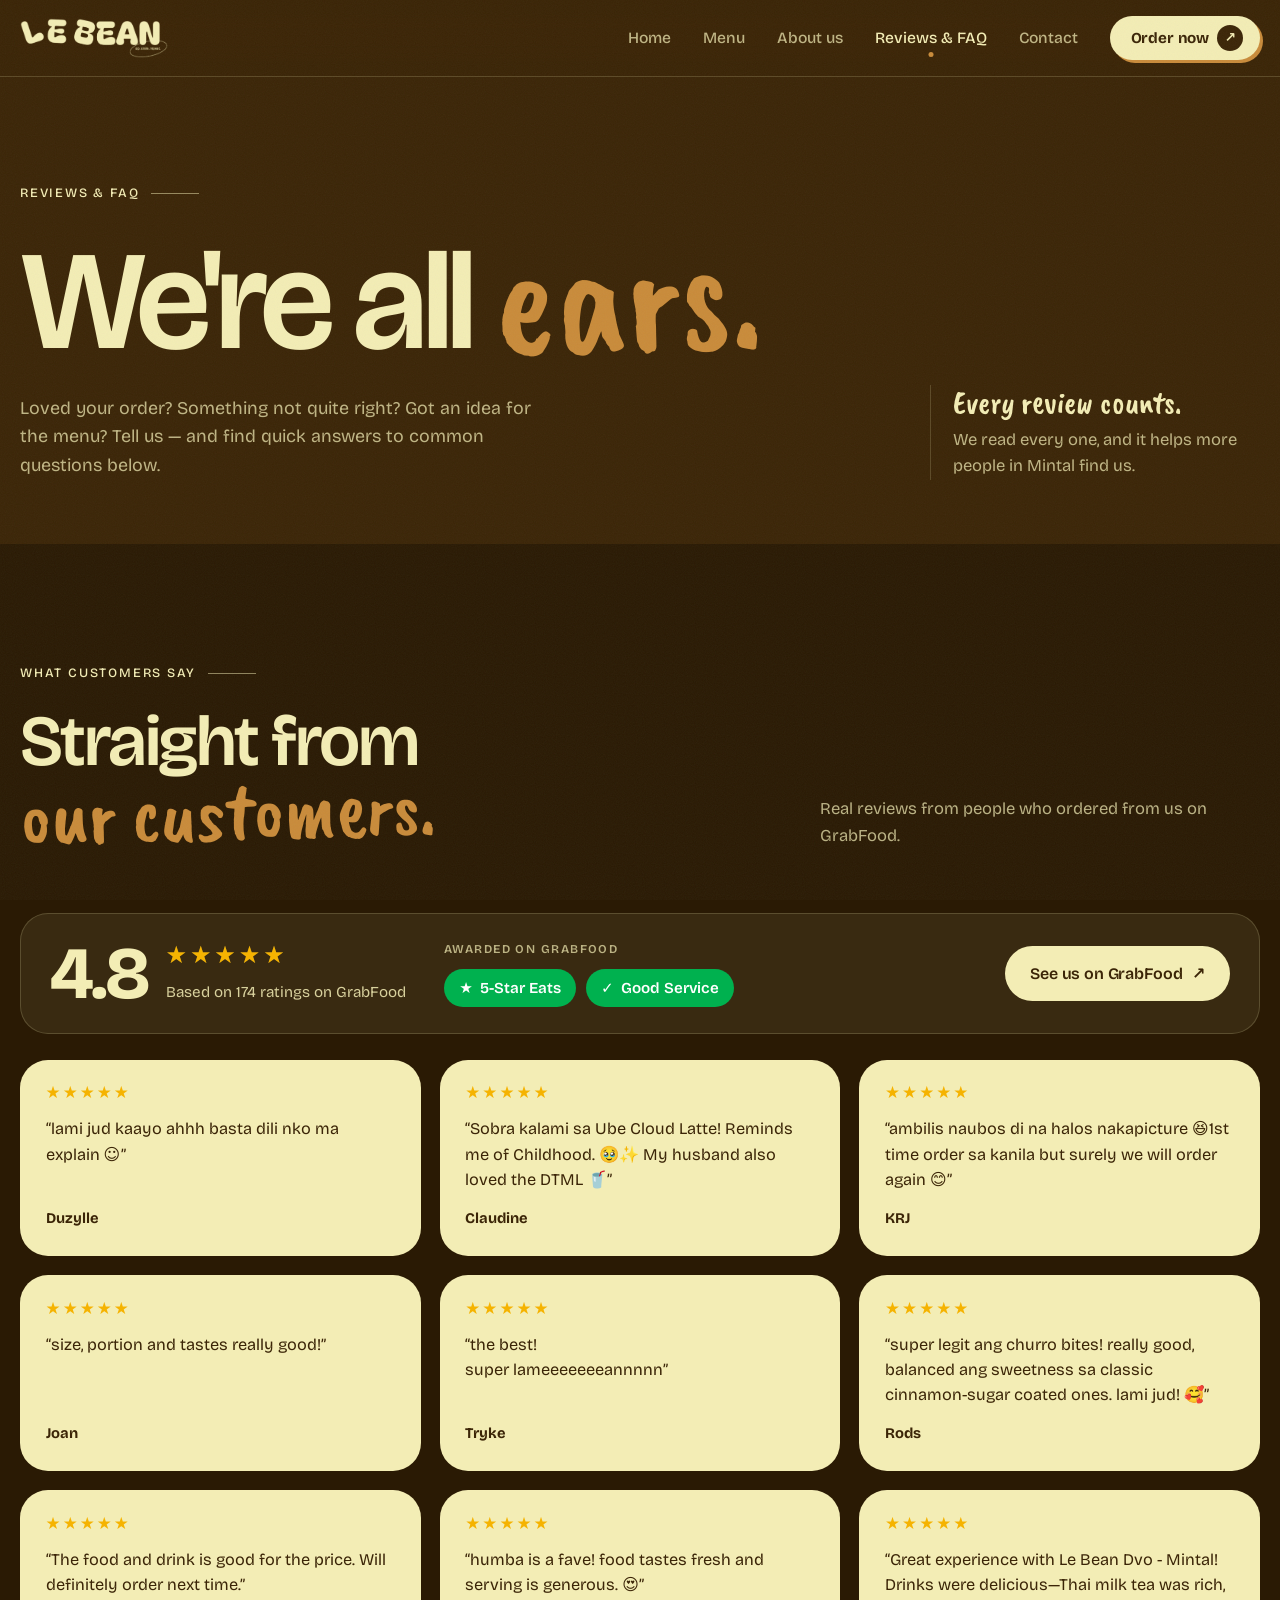
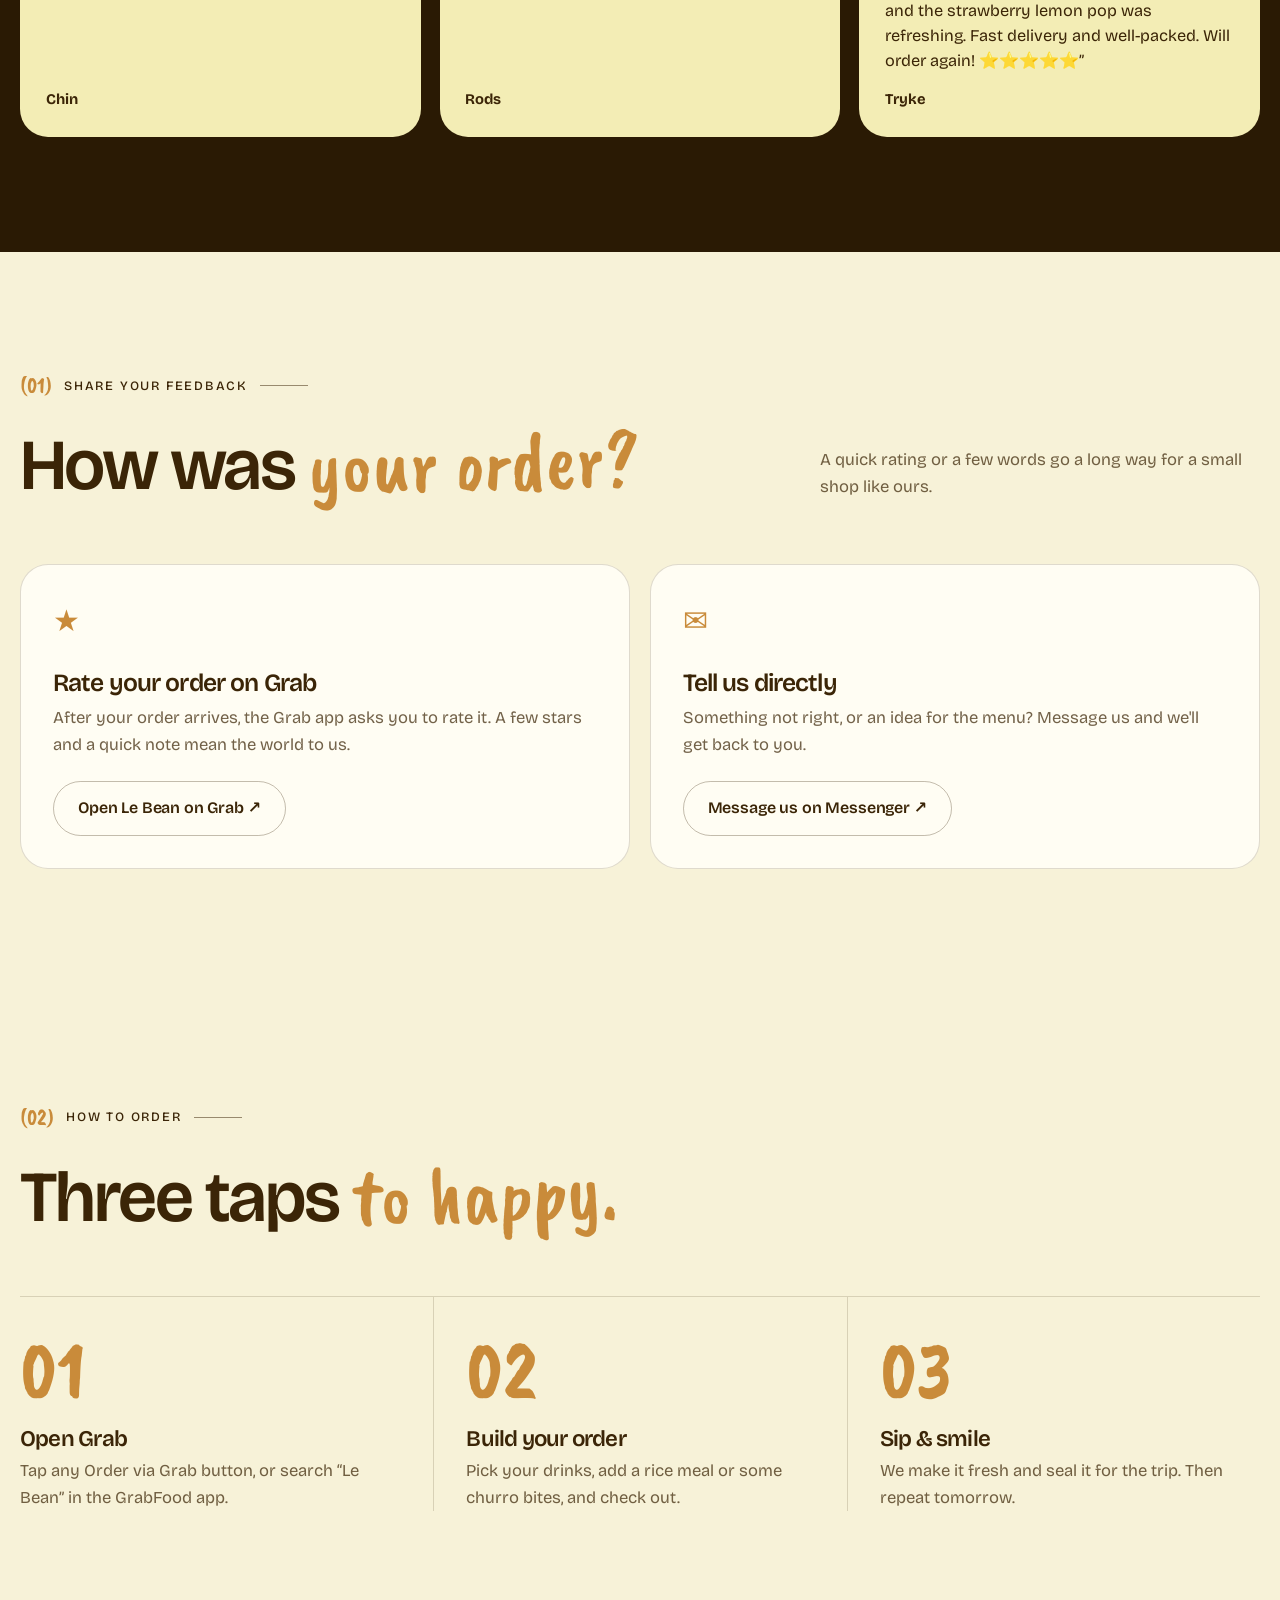
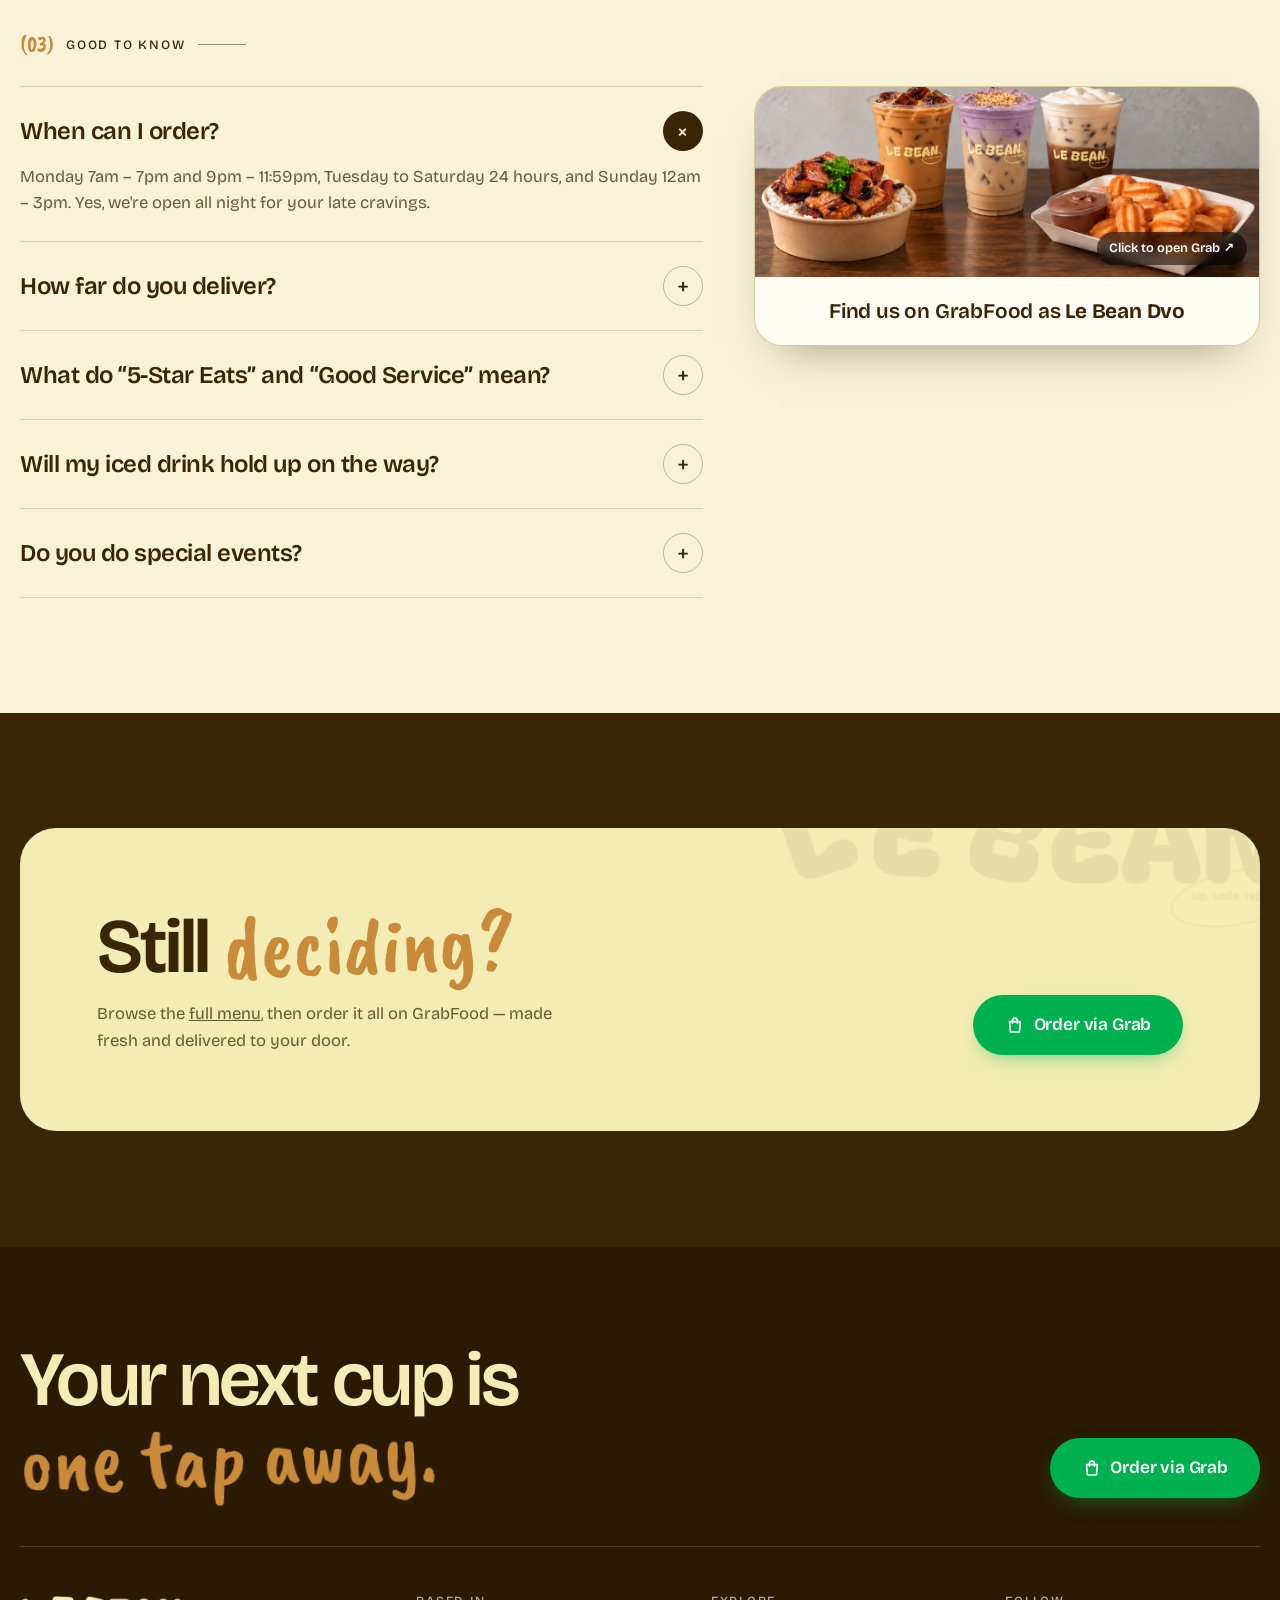
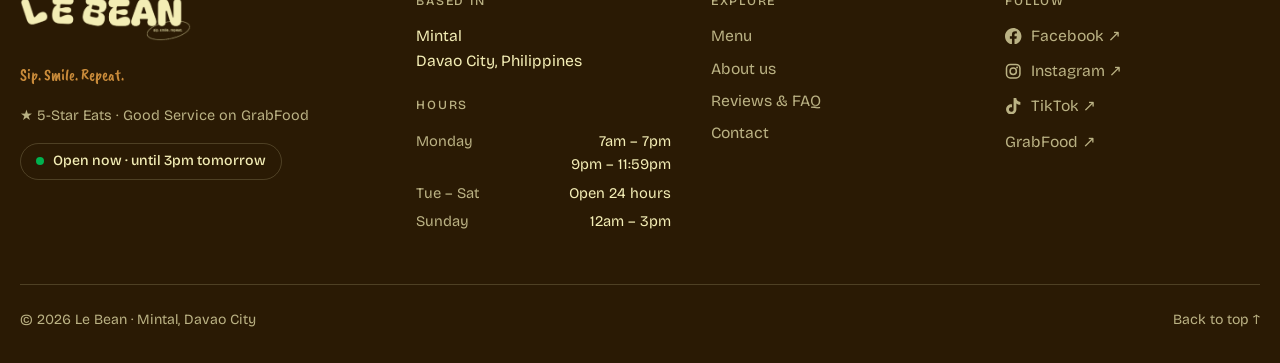
<file: reviews.html>
<!DOCTYPE html><html lang="en-PH" class="no-js"><head>
  <meta charset="UTF-8">
  <meta name="viewport" content="width=device-width, initial-scale=1">
  <title>Reviews &amp; FAQ | Le Bean Coffee, Mintal, Davao City</title>
  <meta name="description" content="Read what customers say about Le Bean, leave us a review, and find answers to common questions about ordering on GrabFood in Mintal, Davao City.">
  <meta name="robots" content="index, follow, max-image-preview:large">
  <meta name="author" content="Le Bean">
  <meta name="theme-color" content="#3b2507">
  <meta name="format-detection" content="telephone=no">
  <meta name="geo.region" content="PH-DAS">
  <meta name="geo.placename" content="Mintal, Davao City">
  <link rel="canonical" href="https://lebean.coffee/reviews.html">
  <meta property="og:url" content="https://lebean.coffee/reviews.html">
  <meta property="og:type" content="website">
  <meta property="og:site_name" content="Le Bean">
  <meta property="og:locale" content="en_PH">
  <meta property="og:title" content="Reviews &amp; FAQ | Le Bean Coffee, Mintal, Davao City">
  <meta property="og:description" content="Read what customers say about Le Bean, leave us a review, and find answers to common questions about ordering on GrabFood in Mintal, Davao City.">
  <meta property="og:image" content="https://lebean.coffee/images/og-reviews.jpg">
  <meta property="og:image:width" content="1200">
  <meta property="og:image:height" content="630">
  <meta property="og:image:alt" content="Le Bean reviews: five stars, 5-Star Eats and Good Service on GrabFood.">
  <meta name="twitter:card" content="summary_large_image">
  <meta name="twitter:title" content="Reviews &amp; FAQ | Le Bean Coffee, Mintal, Davao City">
  <meta name="twitter:description" content="Read what customers say about Le Bean, leave us a review, and find answers to common questions about ordering on GrabFood in Mintal, Davao City.">
  <meta name="twitter:image" content="https://lebean.coffee/images/og-reviews.jpg">
  <meta name="twitter:image:alt" content="Le Bean reviews: five stars, 5-Star Eats and Good Service on GrabFood.">
  <link rel="icon" href="favicon.svg" type="image/svg+xml">
  <link rel="icon" href="favicon-32.png" sizes="32x32" type="image/png">
  <link rel="apple-touch-icon" href="apple-touch-icon.png">
  <link rel="preconnect" href="https://fonts.googleapis.com">
  <link rel="preconnect" href="https://fonts.gstatic.com" crossorigin="">
  <link href="https://fonts.googleapis.com/css2?family=Bricolage+Grotesque:opsz,wght@12..96,400;12..96,500;12..96,600;12..96,700&amp;family=Caveat+Brush&amp;family=Caveat:wght@500;600;700&amp;display=swap" rel="stylesheet">
  <link rel="stylesheet" href="css/style.css">
  <script type="application/ld+json" id="ld-business">
{
  "@context": "https://schema.org",
  "@type": "CafeOrCoffeeShop",
  "name": "Le Bean",
  "url": "https://lebean.coffee/",
  "slogan": "Sip. Smile. Repeat.",
  "description": "Coffee and comfort food spot in Mintal, Davao City serving lattes, tea refreshers, Filipino rice meals, and snacks. Available on GrabFood.",
  "servesCuisine": [
    "Coffee",
    "Filipino",
    "Snacks"
  ],
  "image": "https://lebean.coffee/images/og-banner.jpg",
  "logo": "https://lebean.coffee/images/brand/logo-bean.png",
  "hasMenu": "https://lebean.coffee/menu.html",
  "acceptsReservations": false,
  "areaServed": "Davao City",
  "potentialAction": {
    "@type": "OrderAction",
    "target": "https://food.grab.com/ph/en/restaurant/le-bean-dvo-mintal-delivery/2-C7MWLJEXV2VTGT"
  },
  "address": {
    "@type": "PostalAddress",
    "streetAddress": "Mintal",
    "addressLocality": "Davao City",
    "addressRegion": "Davao del Sur",
    "addressCountry": "PH"
  },
  "openingHoursSpecification": [
    {
      "@type": "OpeningHoursSpecification",
      "dayOfWeek": "Monday",
      "opens": "07:00",
      "closes": "19:00"
    },
    {
      "@type": "OpeningHoursSpecification",
      "dayOfWeek": "Monday",
      "opens": "21:00",
      "closes": "23:59"
    },
    {
      "@type": "OpeningHoursSpecification",
      "dayOfWeek": [
        "Tuesday",
        "Wednesday",
        "Thursday",
        "Friday",
        "Saturday"
      ],
      "opens": "00:00",
      "closes": "23:59"
    },
    {
      "@type": "OpeningHoursSpecification",
      "dayOfWeek": "Sunday",
      "opens": "00:00",
      "closes": "15:00"
    }
  ],
  "sameAs": [
    "https://www.facebook.com/lebeandvo",
    "https://www.instagram.com/lebean.dvo",
    "https://www.tiktok.com/@lebean.dvo",
    "https://food.grab.com/ph/en/restaurant/le-bean-dvo-mintal-delivery/2-C7MWLJEXV2VTGT"
  ]
}
  </script>
</head>
<body id="top">
  <div class="announce" data-render="announcement" role="region" aria-label="Announcement" hidden=""></div>
  <header class="site-header">
    <nav class="nav container" aria-label="Main">
      <a class="logo" href="index.html"><img src="images/brand/logo-cream.png" alt="Le Bean — Sip. Smile. Repeat." width="775" height="209"></a>
      <button class="nav-toggle" aria-label="Open menu" aria-expanded="false"><span></span><span></span></button>
      <div class="nav-links">
        <a href="index.html">Home</a>
        <a href="menu.html">Menu</a>
        <a href="about.html">About us</a>
        <a href="reviews.html" aria-current="page">Reviews &amp; FAQ</a>
        <a href="contact.html">Contact</a>
        <a class="nav-order" href="https://food.grab.com/ph/en/restaurant/le-bean-dvo-mintal-delivery/2-C7MWLJEXV2VTGT" data-href="grab" target="_blank" rel="noopener"><span>Order now</span><span class="arrow" aria-hidden="true">↗</span></a>
        <div class="nav-social"><a href="https://www.facebook.com/lebeandvo" data-href="facebook" target="_blank" rel="noopener"><svg class="soc-ico" viewBox="0 0 24 24" aria-hidden="true"><path fill="currentColor" d="M24 12.07C24 5.41 18.63 0 12 0S0 5.4 0 12.07C0 18.1 4.39 23.1 10.13 24v-8.44H7.08v-3.49h3.04V9.41c0-3.02 1.8-4.7 4.54-4.7 1.31 0 2.68.24 2.68.24v2.97h-1.5c-1.5 0-1.96.93-1.96 1.89v2.26h3.32l-.53 3.5h-2.8V24C19.62 23.1 24 18.1 24 12.07"></path></svg><span>Facebook</span></a> <a href="https://www.instagram.com/lebean.dvo" data-href="instagram" target="_blank" rel="noopener"><svg class="soc-ico" viewBox="0 0 24 24" aria-hidden="true"><rect x="2.2" y="2.2" width="19.6" height="19.6" rx="5.6" fill="none" stroke="currentColor" stroke-width="2.2"></rect><circle cx="12" cy="12" r="4.6" fill="none" stroke="currentColor" stroke-width="2.2"></circle><circle cx="17.6" cy="6.4" r="1.4" fill="currentColor"></circle></svg><span>Instagram</span></a> <a href="https://www.tiktok.com/@lebean.dvo" data-href="tiktok" target="_blank" rel="noopener"><svg class="soc-ico" viewBox="0 0 24 24" aria-hidden="true"><path fill="currentColor" d="M12.53.02c1.31-.02 2.61-.01 3.91-.02.08 1.53.63 3.09 1.75 4.17 1.12 1.11 2.7 1.62 4.24 1.79v4.03c-1.44-.05-2.89-.35-4.2-.97-.57-.26-1.1-.59-1.62-.93-.01 2.92.01 5.84-.02 8.75-.08 1.4-.54 2.79-1.35 3.94-1.31 1.92-3.58 3.17-5.91 3.21-1.43.08-2.86-.31-4.08-1.03-2.02-1.19-3.44-3.37-3.65-5.71-.02-.5-.03-1-.01-1.49.18-1.9 1.12-3.72 2.58-4.96 1.66-1.44 3.98-2.13 6.15-1.72.02 1.48-.04 2.96-.04 4.44-.99-.32-2.15-.23-3.02.37-.63.41-1.11 1.04-1.36 1.75-.21.51-.15 1.07-.14 1.61.24 1.64 1.82 3.02 3.5 2.87 1.12-.01 2.19-.66 2.77-1.61.19-.33.4-.67.41-1.06.1-1.79.06-3.57.07-5.36.01-4.03-.01-8.05.02-12.07z"></path></svg><span>TikTok</span></a></div>
      </div>
    </nav>
  </header>

  <main>
    <section class="page-hero">
      <div class="container page-hero-row">
        <div>
          <p class="label reveal" data-copy="feedback.label">Reviews &amp; FAQ</p>
          <h1 class="reveal" data-delay="1" data-copy="feedback.title">We're all <span class="hand">ears.</span></h1>
          <p class="lead reveal" data-delay="2" data-copy="feedback.lead">Loved your order? Something not quite right? Got an idea for the menu? Tell us — and find quick answers to common questions below.</p>
        </div>
        <p class="page-hero-aside reveal" data-delay="3"><span class="hand" data-copy="feedback.asideTitle">Every review counts.</span><span data-copy="feedback.asideText">We read every one, and it helps more people in Mintal find us.</span></p>
      </div>
    </section>
    <section class="section section--deep reviews-section" data-reviews-section="">
      <div class="container">
        <p class="label reveal" data-copy="feedback.reviewsLabel">What customers say</p>
        <div class="section-head">
          <h2 class="reveal" data-copy="feedback.reviewsTitle">Straight from <span class="hand">our customers.</span></h2>
          <p class="reveal" data-delay="1" data-copy="feedback.reviewsText">Real reviews from people who ordered from us on GrabFood.</p>
        </div>
        <div class="rating-summary reveal">
          <div class="rating-score">
            <span class="rating-num" data-grab-score="">4.8</span>
            <div>
              <div class="rating-stars" data-rating-stars="" role="img" aria-label="4.8 out of 5 stars"><span class="rating-stars-fill" style="width:96%">★★★★★</span>★★★★★</div>
              <p class="rating-count" data-copy="feedback.ratingCount">Based on 174 ratings on GrabFood</p>
            </div>
          </div>
          <div class="rating-awards">
            <p class="rating-awards-note" data-copy="feedback.awardsNote">Awarded on GrabFood</p>
            <div class="rating-badges"><span class="rating-badge"><span aria-hidden="true">★</span><b data-copy="feedback.award1">5-Star Eats</b></span><span class="rating-badge"><span aria-hidden="true">✓</span><b data-copy="feedback.award2">Good Service</b></span></div>
          </div>
          <a class="btn btn--cream rating-link" href="https://food.grab.com/ph/en/restaurant/le-bean-dvo-mintal-delivery/2-C7MWLJEXV2VTGT" data-href="grab" target="_blank" rel="noopener"><span data-copy="feedback.ratingLink">See us on GrabFood</span> ↗</a>
        </div>
        <div class="reviews" data-render="reviews"><figure class="review reveal"><div class="review-stars" role="img" aria-label="5 out of 5 stars">★★★★★<span class="off"></span></div><blockquote>lami jud kaayo ahhh basta dili nko ma explain ☺️</blockquote><figcaption><b>Duzylle</b></figcaption></figure><figure class="review reveal"><div class="review-stars" role="img" aria-label="5 out of 5 stars">★★★★★<span class="off"></span></div><blockquote>Sobra kalami sa Ube Cloud Latte! Reminds me of Childhood. 🥹✨ My husband also loved the DTML 🥤</blockquote><figcaption><b>Claudine</b></figcaption></figure><figure class="review reveal"><div class="review-stars" role="img" aria-label="5 out of 5 stars">★★★★★<span class="off"></span></div><blockquote>ambilis naubos di na halos nakapicture 😆1st time order sa kanila but surely we will order again 😊</blockquote><figcaption><b>KRJ</b></figcaption></figure><figure class="review reveal"><div class="review-stars" role="img" aria-label="5 out of 5 stars">★★★★★<span class="off"></span></div><blockquote>size, portion and tastes really good!</blockquote><figcaption><b>Joan</b></figcaption></figure><figure class="review reveal"><div class="review-stars" role="img" aria-label="5 out of 5 stars">★★★★★<span class="off"></span></div><blockquote>the best!
super lameeeeeeeannnnn</blockquote><figcaption><b>Tryke</b></figcaption></figure><figure class="review reveal"><div class="review-stars" role="img" aria-label="5 out of 5 stars">★★★★★<span class="off"></span></div><blockquote>super legit ang churro bites! really good, balanced ang sweetness sa classic cinnamon-sugar coated ones. lami jud! 🥰</blockquote><figcaption><b>Rods</b></figcaption></figure><figure class="review reveal"><div class="review-stars" role="img" aria-label="5 out of 5 stars">★★★★★<span class="off"></span></div><blockquote>The food and drink is good for the price. Will definitely order next time.</blockquote><figcaption><b>Chin</b></figcaption></figure><figure class="review reveal"><div class="review-stars" role="img" aria-label="5 out of 5 stars">★★★★★<span class="off"></span></div><blockquote>humba is a fave! food tastes fresh and serving is generous. 😍</blockquote><figcaption><b>Rods</b></figcaption></figure><figure class="review reveal"><div class="review-stars" role="img" aria-label="5 out of 5 stars">★★★★★<span class="off"></span></div><blockquote>Great experience with Le Bean Dvo - Mintal! Drinks were delicious—Thai milk tea was rich, and the strawberry lemon pop was refreshing. Fast delivery and well-packed. Will order again! ⭐⭐⭐⭐⭐</blockquote><figcaption><b>Tryke</b></figcaption></figure></div>
      </div>
    </section>

    <section class="section section--paper">
      <div class="container">
        <p class="label reveal"><span class="num">(01)</span><span data-copy="feedback.shareLabel">Share your feedback</span></p>
        <div class="section-head">
          <h2 class="reveal" data-copy="feedback.shareTitle">How was <span class="hand">your order?</span></h2>
          <p class="reveal" data-delay="1" data-copy="feedback.shareText">A quick rating or a few words go a long way for a small shop like ours.</p>
        </div>
        <div class="values feedback-ways">
          <div class="value reveal"><span class="num">★</span><h3 data-copy="feedback.way1Title">Rate your order on Grab</h3><p data-copy="feedback.way1Text">After your order arrives, the Grab app asks you to rate it. A few stars and a quick note mean the world to us.</p><a class="btn btn--line-bean" href="https://food.grab.com/ph/en/restaurant/le-bean-dvo-mintal-delivery/2-C7MWLJEXV2VTGT" data-href="grab" target="_blank" rel="noopener">Open Le Bean on Grab ↗</a></div>
          <div class="value reveal" data-delay="1"><span class="num">✉</span><h3 data-copy="feedback.way3Title">Tell us directly</h3><p data-copy="feedback.way3Text">Something not right, or an idea for the menu? Message us and we'll get back to you.</p><a class="btn btn--line-bean" href="https://m.me/lebeandvo" data-href="messenger" target="_blank" rel="noopener">Message us on Messenger ↗</a></div>
        </div>
      </div>
    </section>

    <section class="section section--paper">
      <div class="container">
        <p class="label reveal"><span class="num">(02)</span><span data-copy="feedback.stepsLabel">How to order</span></p>
        <div class="section-head">
          <h2 class="reveal" data-copy="feedback.stepsTitle">Three taps <span class="hand">to happy.</span></h2>
        </div>
        <div class="ritual">
          <div class="reveal"><span class="big" data-copy="feedback.step1Num">01</span><h3 data-copy="feedback.step1Title">Open Grab</h3><p data-copy="feedback.step1Text">Tap any Order via Grab button, or search “Le Bean” in the GrabFood app.</p></div>
          <div class="reveal" data-delay="1"><span class="big" data-copy="feedback.step2Num">02</span><h3 data-copy="feedback.step2Title">Build your order</h3><p data-copy="feedback.step2Text">Pick your drinks, add a rice meal or some churro bites, and check out.</p></div>
          <div class="reveal" data-delay="2"><span class="big" data-copy="feedback.step3Num">03</span><h3 data-copy="feedback.step3Title">Sip &amp; smile</h3><p data-copy="feedback.step3Text">We make it fresh and seal it for the trip. Then repeat tomorrow.</p></div>
        </div>
      </div>
    </section>

    <section class="section section--paper section--tight">
      <div class="container">
        <p class="label reveal"><span class="num">(03)</span><span data-copy="feedback.faqLabel">Good to know</span></p>
        <div class="faq-layout">
          <div class="faq" data-render="faq"><details open=""><summary>When can I order?</summary><p>Monday 7am – 7pm and 9pm – 11:59pm, Tuesday to Saturday 24 hours, and Sunday 12am – 3pm. Yes, we're open all night for your late cravings.</p></details><details><summary>How far do you deliver?</summary><p>Delivery range is set by GrabFood based on your location. If Le Bean shows up in your app, we can reach you.</p></details><details><summary>What do “5-Star Eats” and “Good Service” mean?</summary><p>They're GrabFood recognitions. 5-Star Eats comes from customer ratings, and Good Service means we're consistently available, on time, and get orders right.</p></details><details><summary>Will my iced drink hold up on the way?</summary><p>Every cup is sealed for the trip so it arrives cold and ready to enjoy.</p></details><details><summary>Do you do special events?</summary><p>Yes! From birthdays to office treats and celebrations, we'd love to help. Send us the details on <a href="https://m.me/lebeandvo" target="_blank" rel="noopener">Messenger</a> or <a href="https://www.instagram.com/lebean.dvo" target="_blank" rel="noopener">Instagram</a>.</p></details></div>
          <aside class="faq-promo" aria-label="Le Bean on GrabFood">
            <figure class="promo reveal">
              <a class="promo-img" href="https://food.grab.com/ph/en/restaurant/le-bean-dvo-mintal-delivery/2-C7MWLJEXV2VTGT" data-href="grab" target="_blank" rel="noopener" aria-label="Order Le Bean on GrabFood">
                <picture>
                  <source media="(max-width: 600px)" srcset="images/photos/grabfood-banner-food.webp" width="1140" height="430">
                  <img src="images/photos/grabfood-banner.webp" alt="Le Bean humba rice, iced lattes, and Nutella churro bites. Find us on GrabFood as Le Bean Dvo." width="1280" height="720" loading="lazy">
                </picture>
                <span class="promo-cta" aria-hidden="true"><span><span class="for-mouse">Click</span><span class="for-touch">Tap</span> to open Grab ↗</span></span>
              </a>
              <figcaption class="promo-bar">
                <p data-copy="feedback.promoText">Find us on GrabFood as <b>Le Bean Dvo</b></p>
              </figcaption>
            </figure>
          </aside>
        </div>
      </div>
    </section>

    <section class="section">
      <div class="container">
        <div class="cta reveal">
          <img class="cta-mark" src="images/brand/logo-bean.png" alt="" aria-hidden="true">
          <div>
            <h2 data-copy="feedback.ctaTitle">Still <span class="hand">deciding?</span></h2>
            <p data-copy="feedback.ctaText">Browse the <a href="menu.html">full menu</a>, then order it all on GrabFood — made fresh and delivered to your door.</p>
          </div>
          <div class="btn-row">
            <a class="btn-grab btn-grab--lg" href="https://food.grab.com/ph/en/restaurant/le-bean-dvo-mintal-delivery/2-C7MWLJEXV2VTGT" data-href="grab" target="_blank" rel="noopener"><svg class="grab-ico" viewBox="0 0 24 24" aria-hidden="true"><path d="M5.5 8h13l-1 12.5h-11L5.5 8Z"></path><path d="M9 10V6.8a3 3 0 0 1 6 0V10"></path></svg><span>Order via Grab</span></a>
          </div>
        </div>
      </div>
    </section>
  </main>

  <footer class="site-footer">
    <div class="container">
      <div class="footer-top">
        <h2 data-copy="footer.title">Your next cup is<br><span class="hand">one tap away.</span></h2>
        <div class="btn-row">
          <a class="btn-grab btn-grab--lg" href="https://food.grab.com/ph/en/restaurant/le-bean-dvo-mintal-delivery/2-C7MWLJEXV2VTGT" data-href="grab" target="_blank" rel="noopener"><svg class="grab-ico" viewBox="0 0 24 24" aria-hidden="true"><path d="M5.5 8h13l-1 12.5h-11L5.5 8Z"></path><path d="M9 10V6.8a3 3 0 0 1 6 0V10"></path></svg><span>Order via Grab</span></a>
        </div>
      </div>
      <div class="footer-grid">
        <div>
          <a class="logo" href="index.html"><img src="images/brand/logo-cream.png" alt="Le Bean" width="775" height="209" loading="lazy"></a>
          <p class="footer-tag" data-copy="footer.tagline">Sip. Smile. Repeat.</p>
          <p class="muted" style="font-size:.9rem;margin-bottom:1rem" data-copy="footer.recognition">★ 5-Star Eats · Good Service on GrabFood</p>
          <span class="open-status"></span>
        </div>
        <div>
          <h4>Based in</h4>
          <p><span data-render="address">Mintal<br>Davao City, Philippines</span></p>
          <h4 style="margin-top:1.6rem">Hours</h4>
          <table class="hours" data-render="hours"><tbody><tr><td>Monday</td><td>7am – 7pm<br>9pm – 11:59pm</td></tr><tr><td>Tue – Sat</td><td>Open 24 hours</td></tr><tr><td>Sunday</td><td>12am – 3pm</td></tr></tbody></table>
        </div>
        <div>
          <h4>Explore</h4>
          <ul class="footer-links">
            <li><a href="menu.html">Menu</a></li>
            <li><a href="about.html">About us</a></li>
            <li><a href="reviews.html">Reviews &amp; FAQ</a></li>
            <li><a href="contact.html">Contact</a></li>
          </ul>
        </div>
        <div>
          <h4>Follow</h4>
          <ul class="footer-links">
            <li><a class="soc-link" href="https://www.facebook.com/lebeandvo" data-href="facebook" target="_blank" rel="noopener"><svg class="soc-ico" viewBox="0 0 24 24" aria-hidden="true"><path fill="currentColor" d="M24 12.07C24 5.41 18.63 0 12 0S0 5.4 0 12.07C0 18.1 4.39 23.1 10.13 24v-8.44H7.08v-3.49h3.04V9.41c0-3.02 1.8-4.7 4.54-4.7 1.31 0 2.68.24 2.68.24v2.97h-1.5c-1.5 0-1.96.93-1.96 1.89v2.26h3.32l-.53 3.5h-2.8V24C19.62 23.1 24 18.1 24 12.07"></path></svg><span>Facebook ↗</span></a></li>
            <li><a class="soc-link" href="https://www.instagram.com/lebean.dvo" data-href="instagram" target="_blank" rel="noopener"><svg class="soc-ico" viewBox="0 0 24 24" aria-hidden="true"><rect x="2.2" y="2.2" width="19.6" height="19.6" rx="5.6" fill="none" stroke="currentColor" stroke-width="2.2"></rect><circle cx="12" cy="12" r="4.6" fill="none" stroke="currentColor" stroke-width="2.2"></circle><circle cx="17.6" cy="6.4" r="1.4" fill="currentColor"></circle></svg><span>Instagram ↗</span></a></li>
            <li><a class="soc-link" href="https://www.tiktok.com/@lebean.dvo" data-href="tiktok" target="_blank" rel="noopener"><svg class="soc-ico" viewBox="0 0 24 24" aria-hidden="true"><path fill="currentColor" d="M12.53.02c1.31-.02 2.61-.01 3.91-.02.08 1.53.63 3.09 1.75 4.17 1.12 1.11 2.7 1.62 4.24 1.79v4.03c-1.44-.05-2.89-.35-4.2-.97-.57-.26-1.1-.59-1.62-.93-.01 2.92.01 5.84-.02 8.75-.08 1.4-.54 2.79-1.35 3.94-1.31 1.92-3.58 3.17-5.91 3.21-1.43.08-2.86-.31-4.08-1.03-2.02-1.19-3.44-3.37-3.65-5.71-.02-.5-.03-1-.01-1.49.18-1.9 1.12-3.72 2.58-4.96 1.66-1.44 3.98-2.13 6.15-1.72.02 1.48-.04 2.96-.04 4.44-.99-.32-2.15-.23-3.02.37-.63.41-1.11 1.04-1.36 1.75-.21.51-.15 1.07-.14 1.61.24 1.64 1.82 3.02 3.5 2.87 1.12-.01 2.19-.66 2.77-1.61.19-.33.4-.67.41-1.06.1-1.79.06-3.57.07-5.36.01-4.03-.01-8.05.02-12.07z"></path></svg><span>TikTok ↗</span></a></li>
            <li><a href="https://food.grab.com/ph/en/restaurant/le-bean-dvo-mintal-delivery/2-C7MWLJEXV2VTGT" data-href="grab" target="_blank" rel="noopener">GrabFood ↗</a></li>
          </ul>
        </div>
      </div>
      <div class="footer-bottom">
        <span>© <span data-year="">2026</span> Le Bean · Mintal, Davao City</span>
        <a href="#top">Back to top ↑</a>
      </div>
    </div>
  </footer>

  <script src="config.js"></script>
  <script src="js/main.js"></script>







</body></html>
</file>
<file: css/style.css>
/* =========================================================
   LE BEAN — Sip. Smile. Repeat.
   One stylesheet for the whole site.
   ========================================================= */

:root {
  /* Brand */
  --bean: #3b2507;
  --bean-deep: #2a1a04;
  --bean-2: #4a300d;
  --cream: #f3edb5;
  --paper: #f7f2d8;
  --card: #fffdf3;
  --caramel: #c98b3a;
  --grab: #00b14f;
  --grab-dark: #00913f;

  --ink-soft: rgba(243, 237, 181, 0.72);
  --line: rgba(243, 237, 181, 0.18);
  --line-dark: rgba(59, 37, 7, 0.16);

  --sans: "Bricolage Grotesque", system-ui, -apple-system, "Segoe UI", sans-serif;
  --hand: "Caveat Brush", "Caveat", "Segoe Print", "Bradley Hand", cursive;
  --note: "Caveat", "Segoe Print", "Bradley Hand", cursive;

  --r-lg: 28px;
  --r-md: 20px;
  --r-sm: 14px;
  --nav-h: 76px;
  --ease: cubic-bezier(0.22, 0.8, 0.2, 1);
}

/* ---------- Reset & base ---------- */
*, *::before, *::after { box-sizing: border-box; margin: 0; padding: 0; }
html { scroll-behavior: smooth; }
body {
  font-family: var(--sans);
  background: var(--bean);
  color: var(--cream);
  line-height: 1.6;
  font-size: 1.04rem;
  overflow-x: hidden;
  -webkit-font-smoothing: antialiased;
  font-optical-sizing: auto;
}
/* fine paper grain */
body::after {
  content: "";
  position: fixed;
  inset: 0;
  pointer-events: none;
  z-index: 300;
  opacity: 0.05;
  background-image: url("data:image/svg+xml,%3Csvg xmlns='http://www.w3.org/2000/svg' width='160' height='160'%3E%3Cfilter id='n'%3E%3CfeTurbulence type='fractalNoise' baseFrequency='.9' numOctaves='3' stitchTiles='stitch'/%3E%3C/filter%3E%3Crect width='100%25' height='100%25' filter='url(%23n)'/%3E%3C/svg%3E");
}
img, video { max-width: 100%; display: block; }
main { overflow-x: clip; }
a { color: inherit; }
button { font: inherit; color: inherit; }
::selection { background: var(--caramel); color: var(--bean); }
:focus-visible { outline: 2px solid var(--caramel); outline-offset: 3px; }

.container { width: min(1240px, 100% - 40px); margin-inline: auto; }

h1, h2, h3, h4 {
  font-family: var(--sans);
  font-weight: 600;
  letter-spacing: -0.035em;
  line-height: 0.98;
}
.hand { font-family: var(--hand); font-weight: 400; letter-spacing: 0; font-size: 1.12em; line-height: 0.9; }
.muted { color: var(--ink-soft); }
.section--paper .muted { color: rgba(59, 37, 7, 0.68); }

/* section label: "(01) Favourites" */
.label {
  display: inline-flex;
  align-items: center;
  gap: 0.75rem;
  font-size: 0.8rem;
  font-weight: 500;
  letter-spacing: 0.14em;
  text-transform: uppercase;
  margin-bottom: 1.4rem;
}
.label .num { font-family: var(--hand); font-size: 1.15rem; letter-spacing: 0; text-transform: none; color: var(--caramel); }
.label::after { content: ""; width: 48px; height: 1px; background: currentColor; opacity: 0.5; }

.lead { font-size: clamp(1.08rem, 1.4vw, 1.22rem); max-width: 44ch; color: var(--ink-soft); }
.section--paper .lead { color: rgba(59, 37, 7, 0.75); }

/* ---------- Buttons ---------- */
.btn {
  display: inline-flex;
  align-items: center;
  justify-content: center;
  gap: 0.6rem;
  min-height: 52px;
  padding: 0.85rem 1.5rem;
  border-radius: 999px;
  border: 1px solid transparent;
  font-weight: 600;
  font-size: 1rem;
  letter-spacing: -0.01em;
  text-decoration: none;
  cursor: pointer;
  white-space: nowrap;
  transition: background 0.25s, color 0.25s, border-color 0.25s, transform 0.25s var(--ease);
}
.btn .arrow { transition: transform 0.25s var(--ease); }
.btn:hover .arrow { transform: translateX(4px); }
.btn--line { border-color: var(--line); color: var(--cream); }
.btn--line:hover { border-color: var(--cream); background: rgba(243, 237, 181, 0.06); }
.btn--cream { background: var(--cream); color: var(--bean); }
.btn--cream:hover { background: #fff8c9; }
.btn--bean { background: var(--bean); color: var(--cream); }
.btn--bean:hover { background: var(--bean-deep); }
.btn--line-bean { border-color: rgba(59, 37, 7, 0.3); color: var(--bean); }
.btn--line-bean:hover { border-color: var(--bean); }
.btn-row { display: flex; flex-wrap: wrap; gap: 0.8rem; }

/* Grab-green order button */
.btn-grab {
  display: inline-flex;
  align-items: center;
  justify-content: center;
  gap: 0.55rem;
  min-height: 52px;
  padding: 0.85rem 1.5rem;
  border-radius: 999px;
  background: var(--grab);
  color: #fff;
  font-weight: 600;
  letter-spacing: -0.01em;
  text-decoration: none;
  white-space: nowrap;
  box-shadow: 0 8px 22px -10px rgba(0, 177, 79, 0.7);
  transition: background 0.2s, transform 0.25s var(--ease), box-shadow 0.25s var(--ease);
}
.btn-grab:hover { background: var(--grab-dark); transform: translateY(-2px); box-shadow: 0 12px 26px -10px rgba(0, 177, 79, 0.8); }
.btn-grab:active { transform: translateY(0); }
.grab-ico { width: 1.15em; height: 1.15em; flex-shrink: 0; fill: none; stroke: currentColor; stroke-width: 2; stroke-linejoin: round; stroke-linecap: round; }
.btn-grab--block { display: flex; width: 100%; min-height: 44px; padding: 0.65rem 1rem; font-size: 0.92rem; box-shadow: none; }
.btn-grab--lg { min-height: 58px; padding: 1rem 2rem; font-size: 1.08rem; }

/* ---------- Header / nav ---------- */
.site-header {
  position: sticky;
  top: 0;
  z-index: 100;
  border-bottom: 1px solid var(--line);
}
/* blur lives on a pseudo-element: a backdrop-filter on the header itself
   would trap the full-screen mobile menu inside the header's box */
.site-header::before {
  content: "";
  position: absolute;
  inset: 0;
  z-index: -1;
  background: rgba(59, 37, 7, 0.86);
  backdrop-filter: blur(14px) saturate(1.2);
  -webkit-backdrop-filter: blur(14px) saturate(1.2);
}
.nav { display: flex; align-items: center; justify-content: space-between; height: var(--nav-h); gap: 1.5rem; }
.logo { display: inline-flex; align-items: center; flex-shrink: 0; }
.logo img { height: 40px; width: auto; }
.nav-links { display: flex; align-items: center; gap: 0.2rem; }
.nav-links a:not(.nav-order) {
  position: relative;
  text-decoration: none;
  font-weight: 500;
  font-size: 0.98rem;
  padding: 0.5rem 0.9rem;
  color: var(--ink-soft);
  transition: color 0.2s;
}
.nav-links a:not(.nav-order):hover, .nav-links a[aria-current="page"] { color: var(--cream); }
.nav-links a[aria-current="page"]::after {
  content: "";
  position: absolute;
  left: 50%; bottom: 0.1rem;
  width: 5px; height: 5px;
  border-radius: 50%;
  background: var(--caramel);
  transform: translateX(-50%);
}


.nav-toggle {
  display: none;
  width: 46px; height: 46px;
  border-radius: 50%;
  border: 1px solid var(--line);
  background: transparent;
  cursor: pointer;
  position: relative;
  z-index: 120;
}
.nav-toggle span {
  position: absolute;
  left: 13px; right: 13px;
  height: 1.5px;
  background: var(--cream);
  transition: transform 0.3s var(--ease), top 0.3s var(--ease);
}
.nav-toggle span:first-child { top: 19px; }
.nav-toggle span:last-child { top: 26px; }
.nav-open .nav-toggle span:first-child { top: 22px; transform: rotate(45deg); }
.nav-open .nav-toggle span:last-child { top: 22px; transform: rotate(-45deg); }

/* ---------- Sections ---------- */
.section { padding: clamp(4.5rem, 9vw, 8rem) 0; position: relative; }
.section--paper { background: var(--paper); color: var(--bean); }
.section--deep { background: var(--bean-deep); }
.section--tight { padding-top: 0; }
.section-head {
  display: grid;
  grid-template-columns: 1.2fr 0.8fr;
  align-items: end;
  gap: 1.5rem 4rem;
  margin-bottom: clamp(2.5rem, 5vw, 4rem);
}
.section-head h2 { font-size: clamp(2.4rem, 5.6vw, 4.6rem); }
.section-head h2 .hand, .split h2 .hand { color: var(--caramel); }
.section-head p { max-width: 40ch; justify-self: end; color: var(--ink-soft); }
.section--paper .section-head p { color: rgba(59, 37, 7, 0.72); }

/* ---------- Hero (home) ---------- */
.hero { padding: clamp(2.5rem, 6vw, 4.5rem) 0 clamp(3rem, 6vw, 5rem); }
.hero-grid { display: grid; grid-template-columns: 1.25fr 0.75fr; gap: clamp(2rem, 5vw, 5rem); align-items: center; }
.hero-title { font-size: clamp(3.8rem, 10.5vw, 9.4rem); line-height: 0.88; margin-bottom: 2rem; }
.hero-title .row {
  display: flex;
  align-items: center;
  justify-content: space-between;
  gap: 1rem;
  border-bottom: 1px solid var(--line);
  padding: 0.1em 0 0.08em;
}
.hero-title .row:first-child { border-top: 1px solid var(--line); }
.hero-title .hand { color: var(--caramel); font-size: 1.1em; letter-spacing: -0.02em; line-height: 0.85; }
.hero-title .note {
  font-family: var(--sans);
  font-size: clamp(0.72rem, 0.9vw, 0.85rem);
  font-weight: 500;
  letter-spacing: 0.12em;
  text-transform: uppercase;
  color: var(--ink-soft);
  text-align: right;
  line-height: 1.4;
  max-width: 15ch;
}
.hero .lead { margin-bottom: 2rem; }
.hero-media { position: relative; justify-self: end; width: 100%; max-width: 400px; }
.video-frame {
  position: relative;
  border-radius: var(--r-lg);
  overflow: hidden;
  aspect-ratio: 9 / 16;
  background: var(--bean-2);
  box-shadow: 0 40px 80px -30px rgba(0, 0, 0, 0.6);
}
.video-frame video { width: 100%; height: 100%; object-fit: cover; }
.hero-media .video-frame { aspect-ratio: 4 / 6; }
.float-tag {
  position: absolute;
  left: -2.2rem; bottom: 2.2rem;
  display: flex;
  align-items: center;
  gap: 0.75rem;
  background: var(--cream);
  color: var(--bean);
  padding: 0.75rem 1.2rem 0.75rem 0.95rem;
  border-radius: 999px;
  font-weight: 600;
  font-size: 0.92rem;
  line-height: 1.25;
  box-shadow: 0 18px 40px -16px rgba(0, 0, 0, 0.5);
}
.float-tag .dot { width: 10px; height: 10px; border-radius: 50%; background: var(--grab); box-shadow: 0 0 0 4px rgba(0, 177, 79, 0.18); flex-shrink: 0; }
.float-tag small { display: block; font-weight: 400; opacity: 0.7; font-size: 0.78rem; }

/* facts strip */
.facts { display: grid; grid-template-columns: repeat(3, 1fr); border-top: 1px solid var(--line); margin-top: clamp(3rem, 6vw, 4.5rem); }
.fact { padding: 1.6rem 1.5rem 0 0; }
.fact + .fact { padding-left: 1.5rem; border-left: 1px solid var(--line); }
.fact b { display: block; font-size: clamp(1.6rem, 2.8vw, 2.2rem); font-weight: 600; letter-spacing: -0.03em; line-height: 1.15; }
.fact b .hand { color: var(--caramel); }
.fact > span { color: var(--ink-soft); font-size: 0.95rem; }

/* ---------- Marquee ---------- */
.marquee { background: var(--bean-deep); border-block: 1px solid var(--line); overflow: hidden; padding: 1.3rem 0; }
.marquee-track { display: flex; width: max-content; animation: marquee 40s linear infinite; }
.marquee:hover .marquee-track { animation-play-state: paused; }
.marquee-track span {
  display: inline-flex;
  align-items: center;
  gap: 2.2rem;
  padding-right: 2.2rem;
  font-family: var(--hand);
  font-size: clamp(1.7rem, 3.4vw, 2.6rem);
  white-space: nowrap;
}
.marquee-track span::after { content: "✦"; font-family: var(--sans); font-style: normal; font-size: 0.5em; color: var(--caramel); }
@keyframes marquee { to { transform: translateX(-50%); } }

/* ---------- Product cards ---------- */
.cards { display: grid; grid-template-columns: repeat(4, 1fr); gap: 1.25rem; }
.card, .dish {
  display: flex;
  flex-direction: column;
  background: var(--card);
  color: var(--bean);
  border-radius: var(--r-lg);
  padding: 10px;
  border: 1px solid var(--line-dark);
  transition: transform 0.45s var(--ease), box-shadow 0.45s var(--ease);
}
.card:hover, .dish:hover { transform: translateY(-6px); box-shadow: 0 30px 50px -28px rgba(42, 26, 4, 0.55); }
.dish-img { position: relative; background: #fff; border-radius: var(--r-md); overflow: hidden; aspect-ratio: 1; }
.dish-img img { width: 100%; height: 100%; object-fit: contain; transition: transform 0.6s var(--ease); }
.card:hover .dish-img img, .dish:hover .dish-img img { transform: scale(1.06); }
.tag {
  position: absolute;
  top: 12px; left: 12px;
  background: var(--bean);
  color: var(--cream);
  font-size: 0.7rem;
  font-weight: 600;
  letter-spacing: 0.1em;
  text-transform: uppercase;
  padding: 0.35rem 0.7rem;
  border-radius: 999px;
}
.card-body { flex: 1; padding: 1rem 0.5rem 1rem; }
.card h3, .dish h3 { font-size: 1.22rem; letter-spacing: -0.025em; line-height: 1.15; }
.card .cat { display: block; font-family: var(--hand); font-size: 1.02rem; color: var(--caramel); margin-top: 0.2rem; }

/* ---------- Split / feature ---------- */
.split { display: grid; grid-template-columns: 1fr 1fr; gap: clamp(2.5rem, 6vw, 6rem); align-items: center; }
.split--reverse > :first-child { order: 2; }
.split h2 { font-size: clamp(2.4rem, 5vw, 4.2rem); margin-bottom: 1.4rem; }
.split p + p { margin-top: 1rem; }
.split .btn-row { margin-top: 2rem; }
.photo { position: relative; border-radius: var(--r-lg); overflow: hidden; }
.photo img { width: 100%; height: 100%; object-fit: cover; }
.photo-caption {
  position: absolute;
  left: 1rem; bottom: 1rem;
  background: rgba(42, 26, 4, 0.72);
  backdrop-filter: blur(8px);
  -webkit-backdrop-filter: blur(8px);
  color: var(--cream);
  padding: 0.5rem 0.95rem;
  border-radius: 999px;
  font-size: 0.85rem;
}
.checklist { list-style: none; margin-top: 1.6rem; display: grid; gap: 0.7rem; }
.checklist li { display: flex; gap: 0.8rem; align-items: baseline; padding-bottom: 0.7rem; border-bottom: 1px solid var(--line-dark); }
.checklist li::before { content: "✦"; color: var(--caramel); font-size: 0.8rem; }
.section:not(.section--paper) .checklist li { border-color: var(--line); }

/* ---------- Reels ---------- */
.reels { display: grid; grid-template-columns: repeat(4, 1fr); gap: 1.25rem; align-items: start; }
.reel .video-frame { border-radius: var(--r-md); box-shadow: none; }
.reel figcaption { display: flex; justify-content: space-between; align-items: baseline; gap: 1rem; padding-top: 0.9rem; font-size: 0.9rem; }
.reel figcaption .hand { font-size: 1.3rem; line-height: 1.1; }
.reel figcaption span:last-child { color: var(--ink-soft); white-space: nowrap; }
.reels-foot { margin-top: 3rem; display: flex; justify-content: space-between; align-items: center; flex-wrap: wrap; gap: 1rem; border-top: 1px solid var(--line); padding-top: 1.5rem; }
@media (min-width: 961px) {
  .reel:nth-child(even) { margin-top: 3rem; }
}

/* ---------- Ritual (Sip / Smile / Repeat) ---------- */
.ritual { display: grid; grid-template-columns: repeat(3, 1fr); border-top: 1px solid var(--line-dark); }
.ritual > div { padding: 2rem 2rem 0 0; }
.ritual > div + div { padding-left: 2rem; border-left: 1px solid var(--line-dark); }
.ritual .big { font-family: var(--hand); font-size: clamp(3rem, 6vw, 5rem); line-height: 1; color: var(--caramel); display: block; margin-bottom: 1rem; }
.ritual h3 { font-size: 1.4rem; margin-bottom: 0.5rem; }
.ritual p { color: rgba(59, 37, 7, 0.72); }
.section:not(.section--paper) .ritual, .section:not(.section--paper) .ritual > div + div { border-color: var(--line); }
.section:not(.section--paper) .ritual p { color: var(--ink-soft); }

/* ---------- Quote ---------- */
.quote { max-width: 980px; }
.quote blockquote { font-family: var(--hand); font-size: clamp(2.1rem, 4.6vw, 3.8rem); line-height: 1.08; letter-spacing: -0.01em; }
.quote cite { display: block; margin-top: 1.6rem; font-style: normal; font-size: 0.82rem; letter-spacing: 0.14em; text-transform: uppercase; color: var(--ink-soft); }

/* ---------- CTA band ---------- */
.cta {
  position: relative;
  overflow: hidden;
  border-radius: 36px;
  background: var(--cream);
  color: var(--bean);
  padding: clamp(2.5rem, 6vw, 5rem);
  display: grid;
  grid-template-columns: 1.3fr auto;
  gap: 2rem;
  align-items: end;
}
.cta h2 { font-size: clamp(2.6rem, 6vw, 5rem); position: relative; }
.cta h2 .hand { color: var(--caramel); }
.cta p { margin-top: 1rem; max-width: 42ch; color: rgba(59, 37, 7, 0.75); position: relative; }
.cta .btn-row { position: relative; }
.cta-mark { position: absolute; right: -4%; top: -14%; width: clamp(260px, 42vw, 560px); opacity: 0.07; pointer-events: none; }

/* ---------- Inner page hero ---------- */
.page-hero { padding: clamp(3.5rem, 8vw, 6.5rem) 0 clamp(2.5rem, 5vw, 4rem); }
.page-hero h1 { font-size: clamp(3.6rem, 11vw, 9.2rem); line-height: 0.9; }
.page-hero h1 .hand { color: var(--caramel); }
.page-hero-row { display: grid; grid-template-columns: 1fr auto; align-items: end; gap: 2rem 4rem; }
.page-hero .lead { margin-top: 1.6rem; }
.page-hero-aside { max-width: 30ch; color: var(--ink-soft); border-left: 1px solid var(--line); padding-left: 1.4rem; }
.page-hero-aside .hand { display: block; font-size: 1.6rem; color: var(--cream); line-height: 1.1; margin-bottom: 0.4rem; }

/* ---------- Menu page ---------- */
.filters-bar { position: sticky; top: var(--nav-h); z-index: 50; background: var(--paper); border-bottom: 1px solid var(--line-dark); }
.filters { display: flex; gap: 0.5rem; padding: 1rem 0; overflow-x: auto; scrollbar-width: none; }
.filters::-webkit-scrollbar { display: none; }
.chip {
  flex-shrink: 0;
  white-space: nowrap;
  background: transparent;
  color: var(--bean);
  border: 1px solid rgba(59, 37, 7, 0.25);
  border-radius: 999px;
  padding: 0.55rem 1.1rem;
  font-weight: 500;
  font-size: 0.95rem;
  cursor: pointer;
  transition: background 0.2s, color 0.2s, border-color 0.2s;
}
.chip:hover { border-color: var(--bean); }
.chip.is-active { background: var(--bean); color: var(--cream); border-color: var(--bean); }
.chip sup { font-size: 0.7em; opacity: 0.6; margin-left: 0.15rem; }

.menu-section { padding-top: clamp(2.5rem, 5vw, 4rem); scroll-margin-top: calc(var(--nav-h) + 80px); }
.menu-section.is-hidden { display: none; }
.menu-section.is-shown { animation: rise 0.5s var(--ease) both; }
.menu-section-head { display: grid; grid-template-columns: auto 1fr auto; align-items: baseline; gap: 1.2rem; margin-bottom: 1.6rem; padding-bottom: 1rem; border-bottom: 1px solid var(--line-dark); }
.menu-section-head .idx { font-family: var(--hand); font-size: 1.6rem; color: var(--caramel); }
.menu-section-head h2 { font-size: clamp(1.9rem, 4vw, 3rem); }
.menu-section-head .count { font-size: 0.8rem; letter-spacing: 0.12em; text-transform: uppercase; opacity: 0.6; white-space: nowrap; }
.dish-grid { display: grid; grid-template-columns: repeat(auto-fill, minmax(215px, 1fr)); gap: 1.1rem; }
.dish h3 { flex: 1; padding: 0.9rem 0.45rem; font-size: 1.1rem; }
@keyframes rise { from { opacity: 0; transform: translateY(14px); } to { opacity: 1; transform: none; } }

.note-card {
  margin-top: clamp(3rem, 6vw, 4.5rem);
  border-radius: var(--r-lg);
  padding: 1.8rem 2rem;
  display: flex;
  flex-wrap: wrap;
  justify-content: space-between;
  align-items: center;
  gap: 1rem 2rem;
  background: var(--bean);
  color: var(--cream);
}
.note-card h3 { font-size: 1.45rem; margin-bottom: 0.3rem; }
.note-card p { color: var(--ink-soft); }

/* ---------- About page ---------- */
.values { display: grid; grid-template-columns: repeat(3, 1fr); gap: 1.2rem; }
.value { background: var(--card); border: 1px solid var(--line-dark); border-radius: var(--r-lg); padding: 2rem; }
.value .num { font-family: var(--hand); font-size: 1.5rem; color: var(--caramel); display: block; margin-bottom: 2.5rem; }
.value h3 { font-size: 1.55rem; margin-bottom: 0.6rem; }
.value p { color: rgba(59, 37, 7, 0.72); }
.about-video { max-width: 380px; width: 100%; justify-self: center; }

.team { display: grid; grid-template-columns: repeat(3, 1fr); gap: 1.2rem; }
.member img { width: 100%; aspect-ratio: 4 / 5; object-fit: cover; border-radius: var(--r-lg); background: var(--bean-2); }
.member h3 { font-size: 1.3rem; margin-top: 1rem; }
.member p { color: var(--ink-soft); font-size: 0.95rem; }

/* ---------- Order page ---------- */
.order-grid { display: grid; grid-template-columns: 1.1fr 0.9fr; gap: clamp(2rem, 5vw, 4rem); align-items: center; }
.order-card { background: var(--cream); color: var(--bean); border-radius: 36px; padding: clamp(2rem, 4.5vw, 3.2rem); }
.order-card h2 { font-size: clamp(2.2rem, 4.5vw, 3.4rem); margin-bottom: 1rem; }
.order-card h2 .hand { color: var(--caramel); }
.order-card p { color: rgba(59, 37, 7, 0.75); }
.order-card .btn-grab { margin-top: 1.8rem; }
.order-card .tiny { font-size: 0.85rem; opacity: 0.65; margin-top: 1rem; }
.status-pill {
  display: inline-flex;
  align-items: center;
  gap: 0.5rem;
  background: rgba(0, 177, 79, 0.12);
  color: #0a6b35;
  border-radius: 999px;
  padding: 0.35rem 0.9rem;
  font-weight: 600;
  font-size: 0.82rem;
  margin-bottom: 1.4rem;
}
.status-pill .dot { width: 8px; height: 8px; border-radius: 50%; background: var(--grab); }
.order-video { max-width: 360px; justify-self: center; width: 100%; }

.faq { border-top: 1px solid var(--line-dark); max-width: 900px; }
.faq details { border-bottom: 1px solid var(--line-dark); padding: 1.5rem 0; }
.faq summary {
  list-style: none;
  cursor: pointer;
  display: flex;
  justify-content: space-between;
  align-items: center;
  gap: 1rem;
  font-size: clamp(1.15rem, 2.2vw, 1.5rem);
  font-weight: 600;
  letter-spacing: -0.02em;
}
.faq summary::-webkit-details-marker { display: none; }
.faq summary::after {
  content: "+";
  flex-shrink: 0;
  width: 40px; height: 40px;
  border-radius: 50%;
  border: 1px solid rgba(59, 37, 7, 0.3);
  display: grid;
  place-items: center;
  font-weight: 400;
  transition: transform 0.3s var(--ease), background 0.3s, color 0.3s;
}
.faq details[open] summary::after { transform: rotate(45deg); background: var(--bean); color: var(--cream); }
.faq details p { margin-top: 0.8rem; max-width: 65ch; color: rgba(59, 37, 7, 0.75); }

/* ---------- Contact page ---------- */
.contact-grid { display: grid; grid-template-columns: 0.9fr 1.1fr; gap: clamp(2rem, 5vw, 5rem); align-items: start; }
.contact-list { list-style: none; border-top: 1px solid var(--line); }
.contact-list li { display: grid; grid-template-columns: 120px 1fr; gap: 1rem; padding: 1.3rem 0; border-bottom: 1px solid var(--line); }
.contact-list .k { font-size: 0.78rem; letter-spacing: 0.14em; text-transform: uppercase; color: var(--ink-soft); padding-top: 0.25rem; }
.contact-list a { text-decoration-color: var(--caramel); text-underline-offset: 4px; }
.hours { width: 100%; border-collapse: collapse; }
.hours td { padding: 0.15rem 0; }
.hours td:last-child { text-align: right; }

.open-status {
  display: inline-flex;
  align-items: center;
  gap: 0.55rem;
  font-size: 0.88rem;
  font-weight: 500;
  padding: 0.4rem 0.95rem;
  border-radius: 999px;
  border: 1px solid var(--line);
  white-space: nowrap;
}
.open-status:empty { display: none; }
.open-status::before { content: ""; width: 8px; height: 8px; border-radius: 50%; background: #e06c5a; }
.open-status.is-open::before { background: var(--grab); animation: pulse 1.8s infinite; }
@keyframes pulse { 0% { box-shadow: 0 0 0 0 rgba(0, 177, 79, 0.6); } 100% { box-shadow: 0 0 0 9px rgba(0, 177, 79, 0); } }

.form { background: var(--cream); color: var(--bean); border-radius: 36px; padding: clamp(1.8rem, 4vw, 3rem); display: grid; gap: 1.1rem; }
.form h2 { font-size: clamp(2rem, 4vw, 2.8rem); margin-bottom: 0.3rem; }
.form h2 .hand { color: var(--caramel); }
.form-row { display: grid; grid-template-columns: 1fr 1fr; gap: 1.1rem; }
.field { display: grid; gap: 0.4rem; }
.field label { font-weight: 500; font-size: 0.88rem; }
.field input, .field select, .field textarea {
  font: inherit;
  color: var(--bean);
  background: var(--card);
  border: 1px solid rgba(59, 37, 7, 0.22);
  border-radius: var(--r-sm);
  padding: 0.85rem 1rem;
  transition: border-color 0.2s, box-shadow 0.2s;
}
.field textarea { min-height: 140px; resize: vertical; }
.field input:focus, .field select:focus, .field textarea:focus { outline: none; border-color: var(--bean); box-shadow: 0 0 0 4px rgba(201, 139, 58, 0.25); }
.form-success { display: none; padding: 2rem 0; }
.form-success h3 { font-size: 2.2rem; margin-bottom: 0.6rem; }
.form.is-sent > :not(.form-success) { display: none; }
.form.is-sent .form-success { display: block; animation: rise 0.5s var(--ease) both; }

/* ---------- Footer ---------- */
.site-footer { background: var(--bean-deep); padding: clamp(4rem, 8vw, 6rem) 0 2rem; }
.footer-top { display: grid; grid-template-columns: 1.3fr 1fr; gap: 2rem 3rem; align-items: end; padding-bottom: 3rem; border-bottom: 1px solid var(--line); }
.footer-top h2 { font-size: clamp(2.6rem, 6vw, 5rem); }
.footer-top h2 .hand { color: var(--caramel); }
.footer-top .btn-row { justify-content: flex-end; }
.footer-grid { display: grid; grid-template-columns: 1.4fr 1fr 1fr 1fr; gap: 2.5rem; padding: 3rem 0; }
.footer-grid h4 { font-size: 0.78rem; font-weight: 500; letter-spacing: 0.14em; text-transform: uppercase; color: var(--ink-soft); margin-bottom: 1rem; }
.footer-grid p, .footer-grid li { font-size: 0.98rem; }
.footer-grid .logo img { height: 46px; }
.footer-tag { font-family: var(--hand); font-size: 1.4rem; margin: 0.8rem 0 1rem; color: var(--caramel); }
.footer-links { list-style: none; display: grid; gap: 0.45rem; }
.footer-links a { text-decoration: none; color: var(--ink-soft); transition: color 0.2s; }
.footer-links a:hover { color: var(--cream); }
.footer-bottom { display: flex; justify-content: space-between; flex-wrap: wrap; gap: 1rem; border-top: 1px solid var(--line); padding-top: 1.5rem; font-size: 0.88rem; color: var(--ink-soft); }
.footer-bottom a { text-decoration: none; }

/* ---------- Scroll reveal ---------- */
.js .reveal { opacity: 0; transform: translateY(28px); transition: opacity 0.9s var(--ease), transform 0.9s var(--ease); }
.js .reveal.is-visible { opacity: 1; transform: none; }
.js .reveal[data-delay="1"] { transition-delay: 0.08s; }
.js .reveal[data-delay="2"] { transition-delay: 0.16s; }
.js .reveal[data-delay="3"] { transition-delay: 0.24s; }

/* ---------- Responsive ---------- */
@media (max-width: 1080px) {
  .cards { grid-template-columns: repeat(2, 1fr); }
  .footer-grid { grid-template-columns: 1fr 1fr; }
}
@media (max-width: 960px) {
  .hero-grid, .split, .contact-grid, .order-grid, .footer-top { grid-template-columns: 1fr; }
  .split--reverse > :first-child { order: 0; }
  .hero-media { justify-self: start; max-width: 360px; }
  .float-tag { left: auto; right: -0.8rem; }
  .section-head { grid-template-columns: 1fr; }
  .section-head p { justify-self: start; }
  .values, .ritual { grid-template-columns: 1fr; }
  .ritual > div, .ritual > div + div { padding: 1.8rem 0; border-left: 0; border-bottom: 1px solid var(--line-dark); }
  .section:not(.section--paper) .ritual > div { border-color: var(--line); }
  .cta { grid-template-columns: 1fr; align-items: start; }
  .footer-top .btn-row { justify-content: flex-start; }
  .page-hero-row { grid-template-columns: 1fr; }
  .reels { display: flex; overflow-x: auto; scroll-snap-type: x mandatory; gap: 1rem; scrollbar-width: none; }
  .reels::-webkit-scrollbar { display: none; }
  .reel { flex: 0 0 min(62vw, 260px); scroll-snap-align: start; }
  .reels-foot { margin-top: 2rem; }
  .team { grid-template-columns: 1fr 1fr; }
}
@media (max-width: 880px) {
  .nav-toggle { display: block; }
  .nav-links {
    position: fixed;
    inset: 0;
    z-index: 110;
    background: var(--bean);
    flex-direction: column;
    justify-content: center;
    align-items: flex-start;
    padding: 0 28px;
    gap: 0.2rem;
    opacity: 0;
    visibility: hidden;
    transition: opacity 0.35s var(--ease), visibility 0.35s;
  }
  .nav-open .nav-links { opacity: 1; visibility: visible; }
  .nav-open { overflow: hidden; }
  .nav-links a:not(.nav-order) { font-size: 2.6rem; font-weight: 600; letter-spacing: -0.03em; padding: 0.2rem 0; color: var(--cream); }
  .nav-links a[aria-current="page"]::after { left: auto; right: -16px; bottom: auto; top: 50%; transform: none; }

}
@media (max-width: 600px) {
  :root { --nav-h: 68px; }
  .logo img { height: 34px; }
  .hero-title .note { display: none; }
  .facts { grid-template-columns: 1fr; }
  .fact, .fact + .fact { padding: 1.2rem 0; border-left: 0; border-bottom: 1px solid var(--line); }
  .cards { gap: 0.8rem; }
  .card, .dish { padding: 7px; border-radius: 20px; }
  .dish-img { border-radius: 14px; }
  .card h3, .dish h3 { font-size: 1rem; }
  .card-body { padding: 0.8rem 0.3rem; }
  .card .cat { font-size: 0.92rem; }
  .dish h3 { padding: 0.75rem 0.3rem; }
  .btn-grab--block { font-size: 0.82rem; padding: 0.6rem 0.4rem; gap: 0.35rem; }
  .dish-grid { grid-template-columns: repeat(2, 1fr); gap: 0.8rem; }
  .form-row { grid-template-columns: 1fr; }
  .footer-grid { grid-template-columns: 1fr; }
  .team { grid-template-columns: 1fr; }
  .contact-list li { grid-template-columns: 1fr; gap: 0.3rem; }
  .menu-section-head { grid-template-columns: auto 1fr; }
  .menu-section-head .count { display: none; }
  .tag { top: 8px; left: 8px; font-size: 0.6rem; }
}

@media (prefers-reduced-motion: reduce) {
  *, *::before, *::after { animation: none !important; transition: none !important; }
  .js .reveal { opacity: 1; transform: none; }
}

/* =========================================================
   v4 — personality layer: handwriting, scribbles, stickers
   ========================================================= */

/* handwritten accents sit a touch larger and lighter */
.hero-title .hand { font-size: 1.12em; letter-spacing: 0; line-height: 0.82; transform: rotate(-2deg); display: inline-block; }
.section-head h2 .hand, .split h2 .hand, .cta h2 .hand, .page-hero h1 .hand,
.order-card h2 .hand, .form h2 .hand, .footer-top h2 .hand { display: inline-block; transform: rotate(-1.5deg); }
.label .num { font-size: 1.45rem; }
.card .cat { font-family: var(--note); font-weight: 600; font-size: 1.15rem; }
.reel figcaption .hand { font-size: 1.6rem; }
.ritual .big { font-size: clamp(3.4rem, 6.5vw, 5.6rem); }
.quote blockquote { font-size: clamp(2.4rem, 5.2vw, 4.4rem); line-height: 1.02; }
.page-hero-aside .hand { font-size: 2rem; }
.menu-section-head .idx { font-size: 1.9rem; }
.value .num { font-size: 1.9rem; }
.footer-tag { font-size: 1.8rem; }

/* hand-drawn oval around a word (drawn on scroll by main.js) */
.oval { position: relative; display: inline-block; white-space: nowrap; }
.oval svg { position: absolute; left: -9%; top: -14%; width: 118%; height: 128%; overflow: visible; pointer-events: none; }
.oval path {
  fill: none;
  stroke: var(--caramel);
  stroke-width: 2.5;
  stroke-linecap: round;
  vector-effect: non-scaling-stroke;
  stroke-dasharray: 1;
  stroke-dashoffset: 1;
  transition: stroke-dashoffset 1.3s var(--ease) 0.35s;
}
.oval.is-visible path, .no-js .oval path { stroke-dashoffset: 0; }

/* scribbled underline */
.scribble-u { position: relative; display: inline-block; }
.scribble-u::after {
  content: "";
  position: absolute;
  left: -2%; right: -2%; bottom: -0.12em;
  height: 0.28em;
  background: url("data:image/svg+xml,%3Csvg xmlns='http://www.w3.org/2000/svg' viewBox='0 0 200 20' preserveAspectRatio='none'%3E%3Cpath d='M3 13 C 40 4, 80 4, 120 10 S 180 16, 197 6' fill='none' stroke='%23c98b3a' stroke-width='4' stroke-linecap='round'/%3E%3C/svg%3E") no-repeat center / 100% 100%;
}

/* handwritten margin notes with little arrows */
.hand-note {
  font-family: var(--note);
  font-weight: 600;
  font-size: clamp(1.3rem, 2vw, 1.6rem);
  line-height: 1.05;
  color: var(--caramel);
  display: inline-flex;
  align-items: flex-start;
  gap: 0.35rem;
}
.hand-note svg { width: 44px; height: 34px; flex-shrink: 0; fill: none; stroke: currentColor; stroke-width: 2; stroke-linecap: round; stroke-linejoin: round; }
.hero-cta-note { margin-top: 1.3rem; transform: rotate(-2deg); }
.hero-media .hand-note { position: absolute; top: -3.6rem; right: 0.5rem; transform: rotate(4deg); }

/* sticker-style tags */
.tag { transform: rotate(-4deg); box-shadow: 0 6px 14px -8px rgba(0, 0, 0, 0.5); z-index: 2; }
.tag--signature { background: var(--caramel); color: var(--bean); }
.tag--top { background: var(--bean); color: var(--cream); }
.tag::before { margin-right: 0.3rem; }
.tag--signature::before { content: "★"; }
.tag--top::before { content: "♥"; color: #e7a4a0; }

/* trust badges (GrabFood ratings) */
.trust { display: flex; flex-wrap: wrap; gap: 0.6rem; }
.trust-badge {
  display: inline-flex;
  align-items: center;
  gap: 0.6rem;
  padding: 0.45rem 0.95rem 0.45rem 0.55rem;
  border-radius: 999px;
  border: 1px solid var(--line);
  font-size: 0.88rem;
  font-weight: 500;
  line-height: 1.2;
}
.trust-badge .ico {
  width: 28px; height: 28px;
  border-radius: 50%;
  display: grid;
  place-items: center;
  background: var(--grab);
  color: #fff;
  font-size: 0.85rem;
  flex-shrink: 0;
}
.trust-badge b { font-weight: 700; }
.section--paper .trust-badge, .order-card .trust-badge { border-color: rgba(59, 37, 7, 0.2); }
.hero .trust { margin-bottom: 1.6rem; }
.stars { color: #f5b301; letter-spacing: 0.05em; }

.float-tag--top { left: auto; right: -1.6rem; bottom: auto; top: 1.6rem; transform: rotate(3deg); }
.float-tag .ico { width: 30px; height: 30px; border-radius: 50%; display: grid; place-items: center; background: var(--grab); color: #fff; font-size: 0.85rem; flex-shrink: 0; }

/* ---------- Picks (home tabs) ---------- */
.pick-tabs { display: flex; gap: 0.5rem; margin-bottom: 1.8rem; overflow-x: auto; scrollbar-width: none; padding: 4px 2px; }
.pick-tabs::-webkit-scrollbar { display: none; }
.pick-tab {
  flex-shrink: 0;
  display: inline-flex;
  align-items: center;
  gap: 0.45rem;
  background: transparent;
  border: 1px solid rgba(59, 37, 7, 0.25);
  color: var(--bean);
  border-radius: 999px;
  padding: 0.6rem 1.15rem;
  font-weight: 600;
  cursor: pointer;
  transition: background 0.2s, color 0.2s, border-color 0.2s;
}
.pick-tab:hover { border-color: var(--bean); }
.pick-tab[aria-selected="true"] { background: var(--bean); color: var(--cream); border-color: var(--bean); }
.pick-tab small { font-weight: 500; opacity: 0.6; }
.js .pick-panel[hidden] { display: none; }
.pick-panel { animation: rise 0.5s var(--ease) both; }
.no-js .pick-panel + .pick-panel { margin-top: 2rem; }
.pick-note {
  display: flex;
  flex-direction: column;
  justify-content: space-between;
  gap: 1.5rem;
  border-radius: var(--r-lg);
  padding: 1.8rem;
  background: var(--bean);
  color: var(--cream);
  position: relative;
  overflow: hidden;
}
.pick-note .hand { font-size: clamp(2rem, 3.2vw, 2.8rem); line-height: 0.95; color: var(--caramel); display: block; margin-bottom: 0.7rem; }
.pick-note p { color: var(--ink-soft); max-width: 34ch; }
.pick-note .btn { align-self: flex-start; }
.pick-note--wide { flex-direction: row; align-items: flex-end; }
.span-2 { grid-column: span 2; }
.span-3 { grid-column: span 3; }

/* ---------- Mobile nav polish ---------- */
/* only the navbar logo needs to sit above the full-screen mobile menu */
.nav .logo { position: relative; z-index: 120; }
.nav-social { display: none; }
@media (max-width: 880px) {
  .nav-links {
    height: 100vh;
    height: 100dvh;
    overflow-y: auto;
    padding: calc(var(--nav-h) + 1.5rem) 24px 2rem;
    justify-content: flex-start;
    background: var(--bean);
  }
  .nav-links a:not(.nav-order) {
    width: 100%;
    font-size: clamp(2rem, 9vw, 2.6rem);
    border-bottom: 1px solid var(--line);
    padding: 0.55rem 0;
  }

  .nav-social {
    display: flex;
    gap: 1.2rem;
    margin-top: auto;
    padding-top: 2rem;
    font-size: 0.95rem;
  }
  .nav-links .nav-social a:not(.nav-order) { display: inline-flex; align-items: center; gap: 0.45rem; width: auto; font-size: 0.95rem; font-weight: 500; border: 0; padding: 0; color: var(--ink-soft); letter-spacing: 0; }
  .nav-links a[aria-current="page"]::after { right: 0; }
  .nav-open .site-header::before { background: var(--bean); }
}
@media (max-width: 1080px) {
  .cards .span-2, .cards .span-3 { grid-column: span 2; }
}
@media (max-width: 960px) {
  .float-tag--top { right: -0.6rem; }
  .hero-media .hand-note { display: none; }
}
@media (max-width: 600px) {
  .pick-note { padding: 1.3rem; }
  .pick-note--wide { flex-direction: column; align-items: flex-start; }
  .trust-badge { font-size: 0.8rem; }
  .float-tag { font-size: 0.82rem; padding: 0.6rem 0.9rem 0.6rem 0.7rem; }
  .card .cat { font-size: 1.02rem; }
}
.dish[hidden] { display: none; }

/* =========================================================
   v5 — special events ticket, hours
   ========================================================= */
.ticket {
  position: relative;
  display: grid;
  grid-template-columns: 1fr 300px;
  background: var(--cream);
  color: var(--bean);
  border-radius: 36px;
  overflow: hidden;
}
/* punched notches where the stub tears off */
.ticket::before, .ticket::after {
  content: "";
  position: absolute;
  right: 300px;
  width: 44px; height: 44px;
  border-radius: 50%;
  background: var(--bean);
  transform: translateX(50%);
  z-index: 2;
}
.ticket::before { top: -22px; }
.ticket::after { bottom: -22px; }
.ticket-main { padding: clamp(2rem, 5vw, 4rem); }
.ticket-main h2 { font-size: clamp(2.4rem, 5vw, 4.2rem); margin-bottom: 1.3rem; }
.ticket-main h2 .hand { color: var(--caramel); display: inline-block; transform: rotate(-1.5deg); }
.ticket-main .lead { color: rgba(59, 37, 7, 0.75); max-width: 52ch; }
.event-tags { list-style: none; display: flex; flex-wrap: wrap; gap: 0.5rem; margin: 1.6rem 0 2rem; }
.event-tags li {
  border: 1px dashed rgba(59, 37, 7, 0.4);
  border-radius: 999px;
  padding: 0.4rem 0.95rem;
  font-size: 0.92rem;
  font-weight: 500;
}
.event-tags li:nth-child(odd) { transform: rotate(-1.5deg); }
.event-tags li:nth-child(even) { transform: rotate(1.5deg); }
.ticket-stub {
  position: relative;
  border-left: 2px dashed rgba(59, 37, 7, 0.35);
  background: var(--caramel);
  color: var(--bean);
  padding: 2.5rem 1.8rem;
  display: flex;
  flex-direction: column;
  justify-content: center;
  align-items: center;
  text-align: center;
  gap: 0.8rem;
}
.stub-small { font-size: 0.75rem; letter-spacing: 0.16em; text-transform: uppercase; font-weight: 600; }
.stub-big { font-size: clamp(3rem, 5vw, 4.2rem); line-height: 0.88; transform: rotate(-4deg); }
.stub-code { margin-top: 1rem; font-size: 0.72rem; letter-spacing: 0.1em; opacity: 0.7; border-top: 1px solid rgba(59, 37, 7, 0.3); padding-top: 0.8rem; }

.site-footer .hours td { padding: 0.15rem 0; font-size: 0.92rem; vertical-align: top; }
.site-footer .hours td:first-child { color: var(--ink-soft); padding-right: 1rem; white-space: nowrap; }
.contact-list .hours td { vertical-align: top; }
.contact-list .hours td:first-child { padding-right: 1rem; }
.contact-list .hours tr + tr td { padding-top: 0.45rem; }

@media (max-width: 860px) {
  .ticket { grid-template-columns: 1fr; }
  .ticket::before, .ticket::after { right: auto; top: auto; bottom: auto; }
  .ticket::before { left: -22px; transform: none; }
  .ticket::after { right: -22px; left: auto; transform: none; }
  .ticket::before, .ticket::after { top: calc(100% - 210px - 22px); }
  .ticket-stub { border-left: 0; border-top: 2px dashed rgba(59, 37, 7, 0.35); height: 210px; padding: 1.5rem; }
  .stub-big { font-size: 3rem; }
}

/* =========================================================
   v6 — on-brand "Order now", Facebook feed
   ========================================================= */
.nav-order {
  position: relative;
  display: inline-flex;
  align-items: center;
  gap: 0.5rem;
  margin-left: 0.9rem;
  min-height: 44px;
  padding: 0.55rem 1.05rem 0.55rem 1.3rem;
  border-radius: 999px;
  background: var(--cream);
  color: var(--bean);
  font-weight: 700;
  font-size: 0.95rem;
  letter-spacing: -0.01em;
  text-decoration: none;
  white-space: nowrap;
  box-shadow: 0 0 0 0 rgba(201, 139, 58, 0.5), 3px 3px 0 var(--caramel);
  transition: transform 0.25s var(--ease), box-shadow 0.25s var(--ease), background 0.2s;
}
.nav-order .arrow {
  display: grid;
  place-items: center;
  width: 26px; height: 26px;
  border-radius: 50%;
  background: var(--bean);
  color: var(--cream);
  font-size: 0.85rem;
  transition: transform 0.25s var(--ease), background 0.2s;
}
.nav-order:hover { transform: translate(-1px, -1px); box-shadow: 0 0 0 0 rgba(201, 139, 58, 0.5), 5px 5px 0 var(--caramel); background: #fff8c9; }
.nav-order:hover .arrow { transform: rotate(-35deg); background: var(--caramel); color: var(--bean); }
.nav-order:active { transform: translate(1px, 1px); box-shadow: 1px 1px 0 var(--caramel); }
@media (max-width: 880px) {
  .nav-links .nav-order { margin: 1.6rem 0 0; width: 100%; justify-content: space-between; min-height: 56px; padding: 0.8rem 0.9rem 0.8rem 1.5rem; font-size: 1.1rem; }
  .nav-links .nav-order .arrow { width: 34px; height: 34px; font-size: 1rem; }
}

.fb-card {
  background: var(--cream);
  color: var(--bean);
  border-radius: 36px;
  padding: clamp(1.6rem, 3.5vw, 2.6rem);
  display: grid;
  gap: 1.6rem;
}
.fb-card h2 { font-size: clamp(2rem, 4vw, 2.8rem); margin-bottom: 0.7rem; }
.fb-card h2 .hand { color: var(--caramel); display: inline-block; transform: rotate(-1.5deg); }
.fb-card-head p { color: rgba(59, 37, 7, 0.75); max-width: 46ch; }
.fb-card-head .btn-row { margin-top: 1.3rem; }
.fb-embed {
  position: relative;
  background: #fff;
  border-radius: var(--r-md);
  overflow: hidden;
  min-height: 300px;
  display: flex;
  flex-direction: column;
  align-items: center;
  padding: 10px 0 0;
}
.fb-embed iframe { display: block; max-width: 100%; }
.fb-fallback { font-size: 0.85rem; color: rgba(59, 37, 7, 0.6); padding: 0.8rem 1rem 1rem; text-align: center; }
.fb-fallback a { color: var(--bean); }

/* v7: pick note gets a full row on tablet/phone so its button never clips */
@media (max-width: 1080px) {
  .pick-note { grid-column: span 2; flex-direction: row; align-items: flex-end; }
}
@media (max-width: 600px) {
  .pick-note { flex-direction: column; align-items: flex-start; }
  .pick-note .btn { white-space: normal; }
}

/* v7: menu filter pills wrap instead of getting cut off */
.filters { flex-wrap: wrap; overflow: visible; }
.chip { flex-shrink: 1; }
@media (max-width: 600px) {
  .filters { gap: 0.4rem; padding: 0.75rem 0; }
  .chip { padding: 0.45rem 0.85rem; font-size: 0.86rem; }
  .menu-section { scroll-margin-top: calc(var(--nav-h) + 150px); }
}

/* =========================================================
   v8 — social icons, menu filter toggle
   ========================================================= */
.soc-ico { width: 1.05em; height: 1.05em; flex-shrink: 0; display: inline-block; vertical-align: -0.15em; }
.btn .soc-ico { width: 1.1em; height: 1.1em; }
.soc-link { display: inline-flex; align-items: center; gap: 0.55rem; }
.soc-k { display: inline-flex; align-items: center; gap: 0.5rem; }
.soc-k .soc-ico { width: 1.15em; height: 1.15em; color: var(--cream); }

.filters-top { display: flex; align-items: center; justify-content: space-between; gap: 1rem; padding-top: 0.8rem; }
.filters-toggle {
  display: inline-flex;
  align-items: center;
  gap: 0.5rem;
  background: transparent;
  border: 0;
  padding: 0.3rem 0;
  color: var(--bean);
  font-weight: 600;
  font-size: 0.9rem;
  cursor: pointer;
}
.filters-toggle { white-space: nowrap; flex-shrink: 0; }
.filters-current { min-width: 0; }
.filters-toggle svg { width: 18px; height: 18px; fill: none; stroke: currentColor; stroke-width: 2; stroke-linecap: round; }
.filters-toggle:hover .ft-label { text-decoration: underline; text-decoration-color: var(--caramel); text-underline-offset: 4px; }
.filters-current { font-size: 0.85rem; color: rgba(59, 37, 7, 0.7); white-space: nowrap; overflow: hidden; text-overflow: ellipsis; }
.filters-current b { color: var(--bean); }
.filters { padding-top: 0.6rem; }
.filters-bar.is-collapsed .filters { display: none; }
.filters-bar.is-collapsed .filters-top { padding-bottom: 0.8rem; }

/* v8: give the Facebook feed the full card width on phones so the page header isn't squeezed */
@media (max-width: 600px) {
  .fb-card { padding: 1.4rem 0.75rem 0.75rem; border-radius: 28px; }
  .fb-card-head { padding: 0 0.6rem; }
  .fb-embed { border-radius: 18px; }
}

/* =========================================================
   v12 — announcement bar & admin preview label
   ========================================================= */
.announce {
  background: var(--caramel);
  color: var(--bean);
  font-size: 0.92rem;
  font-weight: 600;
  line-height: 1.35;
  text-align: center;
  padding: 0.6rem 0;
  position: relative;
  z-index: 101;
}
.announce[hidden] { display: none; }
.announce a { color: inherit; text-underline-offset: 3px; white-space: nowrap; }
.preview-badge {
  position: fixed;
  left: 50%;
  bottom: 14px;
  transform: translateX(-50%);
  z-index: 400;
  background: var(--bean-deep);
  color: var(--cream);
  border: 1px solid var(--caramel);
  border-radius: 999px;
  padding: 0.45rem 1rem;
  font-size: 0.8rem;
  font-weight: 600;
  box-shadow: 0 10px 30px -10px rgba(0, 0, 0, 0.6);
  pointer-events: none;
}

/* v13: page wording left empty in the editor is hidden */
[data-copy][hidden], [data-copy-list][hidden] { display: none !important; }

/* =========================================================
   v14 — menu item descriptions
   ========================================================= */
.dish .dish-body { flex: 1; padding: 0.9rem 0.45rem 0.8rem; }
.dish .dish-body h3 { flex: none; padding: 0; }
.dish-desc, .card-desc {
  margin-top: 0.4rem;
  font-size: 0.86rem;
  line-height: 1.45;
  color: rgba(59, 37, 7, 0.72);
  display: -webkit-box;
  -webkit-box-orient: vertical;
  -webkit-line-clamp: 3;
  line-clamp: 3;
  overflow: hidden;
}
.card-desc { -webkit-line-clamp: 2; line-clamp: 2; }
.dish-desc.is-open { display: block; -webkit-line-clamp: unset; line-clamp: unset; overflow: visible; }
.desc-more {
  align-self: flex-start;
  margin: -0.5rem 0.45rem 0.7rem;
  padding: 0;
  border: 0;
  background: none;
  color: var(--caramel);
  font-weight: 700;
  font-size: 0.82rem;
  cursor: pointer;
  text-decoration: underline;
  text-underline-offset: 3px;
}
.desc-more[hidden] { display: none; }
@media (max-width: 600px) {
  .dish .dish-body { padding: 0.7rem 0.3rem 0.6rem; }
  .dish-desc, .card-desc { font-size: 0.8rem; }
  .desc-more { margin: -0.35rem 0.3rem 0.6rem; font-size: 0.78rem; }
}

/* =========================================================
   v15 — GrabFood banner on the Order page
   ========================================================= */
.promo { margin: 0; border-radius: var(--r-lg); overflow: hidden; background: var(--cream); color: var(--bean); box-shadow: 0 30px 60px -30px rgba(0, 0, 0, 0.55); }
.promo-img { display: block; overflow: hidden; }
.promo-img img { display: block; width: 100%; height: auto; transition: transform 0.6s var(--ease); }
.promo-img:hover img { transform: scale(1.02); }
.promo-bar { display: flex; flex-wrap: wrap; align-items: center; justify-content: space-between; gap: 0.8rem 1.5rem; padding: 1.1rem 1.5rem; }
.promo-bar p { font-size: clamp(1.05rem, 1.8vw, 1.3rem); font-weight: 600; letter-spacing: -0.01em; }
@media (max-width: 600px) {
  .promo { border-radius: 22px; }
  .promo-bar { padding: 1rem; }
  .promo-bar .btn-grab { width: 100%; }
}
/* v16: banner strip is text only (the Grab button is already in the card above) */
.promo-bar { justify-content: center; text-align: center; }
.promo-bar b { white-space: nowrap; }

/* =========================================================
   v17 — smaller GrabFood banner + "Click/Tap to open Grab" label
   ========================================================= */
.promo { max-width: 820px; margin-inline: auto; }
.promo-img { position: relative; }
.promo-cta {
  position: absolute;
  right: 14px;
  bottom: 14px;
  display: inline-flex;
  align-items: center;
  gap: 0.4rem;
  background: var(--grab);
  color: #fff;
  font-weight: 700;
  font-size: 0.9rem;
  padding: 0.5rem 0.95rem;
  border-radius: 999px;
  box-shadow: 0 10px 24px -10px rgba(0, 0, 0, 0.6);
  transition: transform 0.25s var(--ease), background 0.2s;
  pointer-events: none;
}
.promo-img:hover .promo-cta { transform: translateY(-2px); background: var(--grab-dark); }
.promo-cta .grab-ico { width: 1.05em; height: 1.05em; }
.for-touch { display: none; }
@media (hover: none) {
  .for-touch { display: inline; }
  .for-mouse { display: none; }
}
@media (max-width: 600px) {
  .promo-cta { right: 10px; bottom: 10px; font-size: 0.78rem; padding: 0.4rem 0.75rem; }
}

/* =========================================================
   v18 — banner beside the FAQ + discreet "open Grab" label
   ========================================================= */
.faq-layout {
  display: grid;
  grid-template-columns: minmax(0, 1.35fr) minmax(0, 1fr);
  gap: clamp(2rem, 4vw, 3.5rem);
  align-items: start;
}
.faq-layout .faq { max-width: none; }
.faq-promo { position: sticky; top: calc(var(--nav-h) + 24px); }
.faq-promo .promo { max-width: none; margin: 0; }
.section--paper .promo { border: 1px solid var(--line-dark); box-shadow: 0 24px 44px -28px rgba(42, 26, 4, 0.5); }
.section--paper .promo-bar { background: var(--card); }
.promo-cta {
  right: 12px;
  bottom: 12px;
  gap: 0;
  background: rgba(0, 0, 0, 0.55);
  color: #fff;
  font-weight: 600;
  font-size: 0.8rem;
  padding: 0.38rem 0.8rem;
  box-shadow: none;
  -webkit-backdrop-filter: blur(6px);
  backdrop-filter: blur(6px);
}
.promo-img:hover .promo-cta { transform: none; background: rgba(0, 0, 0, 0.72); }
@media (max-width: 960px) {
  .faq-layout { grid-template-columns: 1fr; }
  .faq-promo { position: static; max-width: 640px; }
}
@media (max-width: 600px) {
  .promo-cta { right: 8px; bottom: 8px; font-size: 0.72rem; padding: 0.32rem 0.65rem; }
}

/* =========================================================
   v20 — Feedback & FAQ page: ways to leave feedback, customer reviews
   ========================================================= */
.feedback-ways .value { display: flex; flex-direction: column; }
.feedback-ways .value p { flex: 1; }
.feedback-ways .value .num { margin-bottom: 1.6rem; }
.feedback-ways .value .btn { margin-top: 1.4rem; align-self: flex-start; white-space: normal; text-align: left; }
.reviews-section[hidden] { display: none; }
.reviews { display: grid; grid-template-columns: repeat(auto-fill, minmax(280px, 1fr)); gap: 1.2rem; }
.review {
  margin: 0;
  display: flex;
  flex-direction: column;
  gap: 0.9rem;
  background: var(--cream);
  color: var(--bean);
  border-radius: var(--r-lg);
  padding: 1.6rem;
}
.review-stars { color: #f5b301; letter-spacing: 0.12em; font-size: 1.05rem; line-height: 1; }
.review-stars .off { color: rgba(59, 37, 7, 0.18); }
.review blockquote { flex: 1; font-size: 1.02rem; line-height: 1.55; white-space: pre-line; overflow-wrap: anywhere; }
.review blockquote::before { content: "“"; }
.review blockquote::after { content: "”"; }
.review figcaption { display: flex; flex-wrap: wrap; align-items: center; gap: 0.5rem 0.7rem; font-size: 0.92rem; }
.review-src { font-size: 0.72rem; font-weight: 600; letter-spacing: 0.08em; text-transform: uppercase; background: rgba(59, 37, 7, 0.08); padding: 0.2rem 0.6rem; border-radius: 999px; }

/* ---------- v23: Reviews & FAQ ---------- */
@media (min-width: 761px) { .feedback-ways { grid-template-columns: repeat(2, 1fr); } }
.rating-summary {
  display: flex; flex-wrap: wrap; align-items: center; gap: 1.4rem 2.4rem;
  background: rgba(243, 237, 181, 0.08); border: 1px solid rgba(243, 237, 181, 0.18);
  border-radius: var(--r-lg); padding: 1.6rem 1.8rem; margin-bottom: 1.6rem; color: var(--cream);
}
.rating-score { display: flex; align-items: center; gap: 1.1rem; }
.rating-num { font-size: clamp(3.2rem, 7vw, 4.6rem); font-weight: 700; line-height: 0.9; letter-spacing: -0.04em; }
.rating-stars { position: relative; display: inline-block; color: rgba(243, 237, 181, 0.22); font-size: 1.5rem; letter-spacing: 0.12em; line-height: 1; white-space: nowrap; }
.rating-stars-fill { position: absolute; inset: 0 auto 0 0; overflow: hidden; color: #f5b301; }
.rating-count { margin: 0.5rem 0 0; font-size: 0.95rem; opacity: 0.85; }
.rating-awards { flex: 1 1 260px; }
.rating-awards-note { margin: 0 0 0.6rem; font-size: 0.75rem; font-weight: 600; letter-spacing: 0.12em; text-transform: uppercase; opacity: 0.7; }
.rating-badges { display: flex; flex-wrap: wrap; gap: 0.6rem; }
.rating-badge { display: inline-flex; align-items: center; gap: 0.45rem; background: var(--grab, #00b14f); color: #fff; font-size: 0.95rem; padding: 0.45rem 0.95rem; border-radius: 999px; }
.rating-badge b { font-weight: 600; }
.rating-link { flex-shrink: 0; }
@media (max-width: 560px) { .rating-summary { padding: 1.3rem; } .rating-link { width: 100%; } }
@media (min-width: 1000px) { .reviews { grid-template-columns: repeat(3, 1fr); } }

/* ---------- v25: sold out, spotlight, Grab QR code ---------- */
.soldout-tag { position: absolute; left: 50%; top: 50%; transform: translate(-50%, -50%) rotate(-6deg); z-index: 2; background: var(--bean-deep); color: var(--cream);
  font-weight: 700; font-size: 0.85rem; letter-spacing: 0.06em; text-transform: uppercase; padding: 0.45rem 0.9rem; border-radius: 999px; white-space: nowrap;
  box-shadow: 0 10px 24px -10px rgba(0, 0, 0, 0.5); }
.is-soldout .dish-img img { opacity: 0.42; filter: grayscale(0.7); }
.is-soldout h3 { opacity: 0.6; }

.spotlight-section[hidden] { display: none; }
.spotlight { display: grid; grid-template-columns: minmax(220px, 380px) 1fr; gap: clamp(1.4rem, 4vw, 3.4rem); align-items: center;
  background: var(--cream); color: var(--bean); border-radius: var(--r-lg); padding: clamp(1.1rem, 3vw, 2rem); }
.spotlight-img { border-radius: calc(var(--r-lg) - 8px); }
.spotlight-meta { display: flex; flex-wrap: wrap; align-items: center; gap: 0.6rem; margin: 0 0 0.9rem; }
.spotlight-badge { background: var(--caramel); color: var(--bean-deep); font-weight: 700; font-size: 0.8rem; letter-spacing: 0.1em; text-transform: uppercase;
  padding: 0.35rem 0.8rem; border-radius: 999px; }
.spotlight-badge[hidden] { display: none; }
.spotlight-cat { font-size: 0.85rem; font-weight: 600; letter-spacing: 0.08em; text-transform: uppercase; opacity: 0.6; }
.spotlight h2 { font-size: clamp(2rem, 4.6vw, 3.4rem); letter-spacing: -0.035em; line-height: 1; margin: 0 0 0.9rem; }
.spotlight-text { font-size: 1.08rem; line-height: 1.55; max-width: 46ch; margin: 0 0 1.5rem; opacity: 0.85; }
.spotlight-text[hidden] { display: none; }
@media (max-width: 700px) { .spotlight { grid-template-columns: 1fr; } }

.qr-card { display: flex; align-items: center; gap: 1.3rem; margin-top: 2rem; padding: 1.2rem; border: 1px solid rgba(59, 37, 7, 0.14); border-radius: var(--r-lg); background: #fff; color: var(--bean); }
.qr-code { flex-shrink: 0; width: 150px; height: 150px; border-radius: 14px; overflow: hidden; background: #fff; }
.qr-code svg { display: block; width: 100%; height: 100%; }
.qr-body h3 { font-size: 1.3rem; letter-spacing: -0.02em; margin: 0 0 0.4rem; }
.qr-body p { margin: 0 0 0.9rem; font-size: 0.95rem; line-height: 1.5; opacity: 0.8; }
@media (max-width: 480px) { .qr-card { flex-direction: column; align-items: flex-start; } .qr-code { width: 170px; height: 170px; } }
</file>
